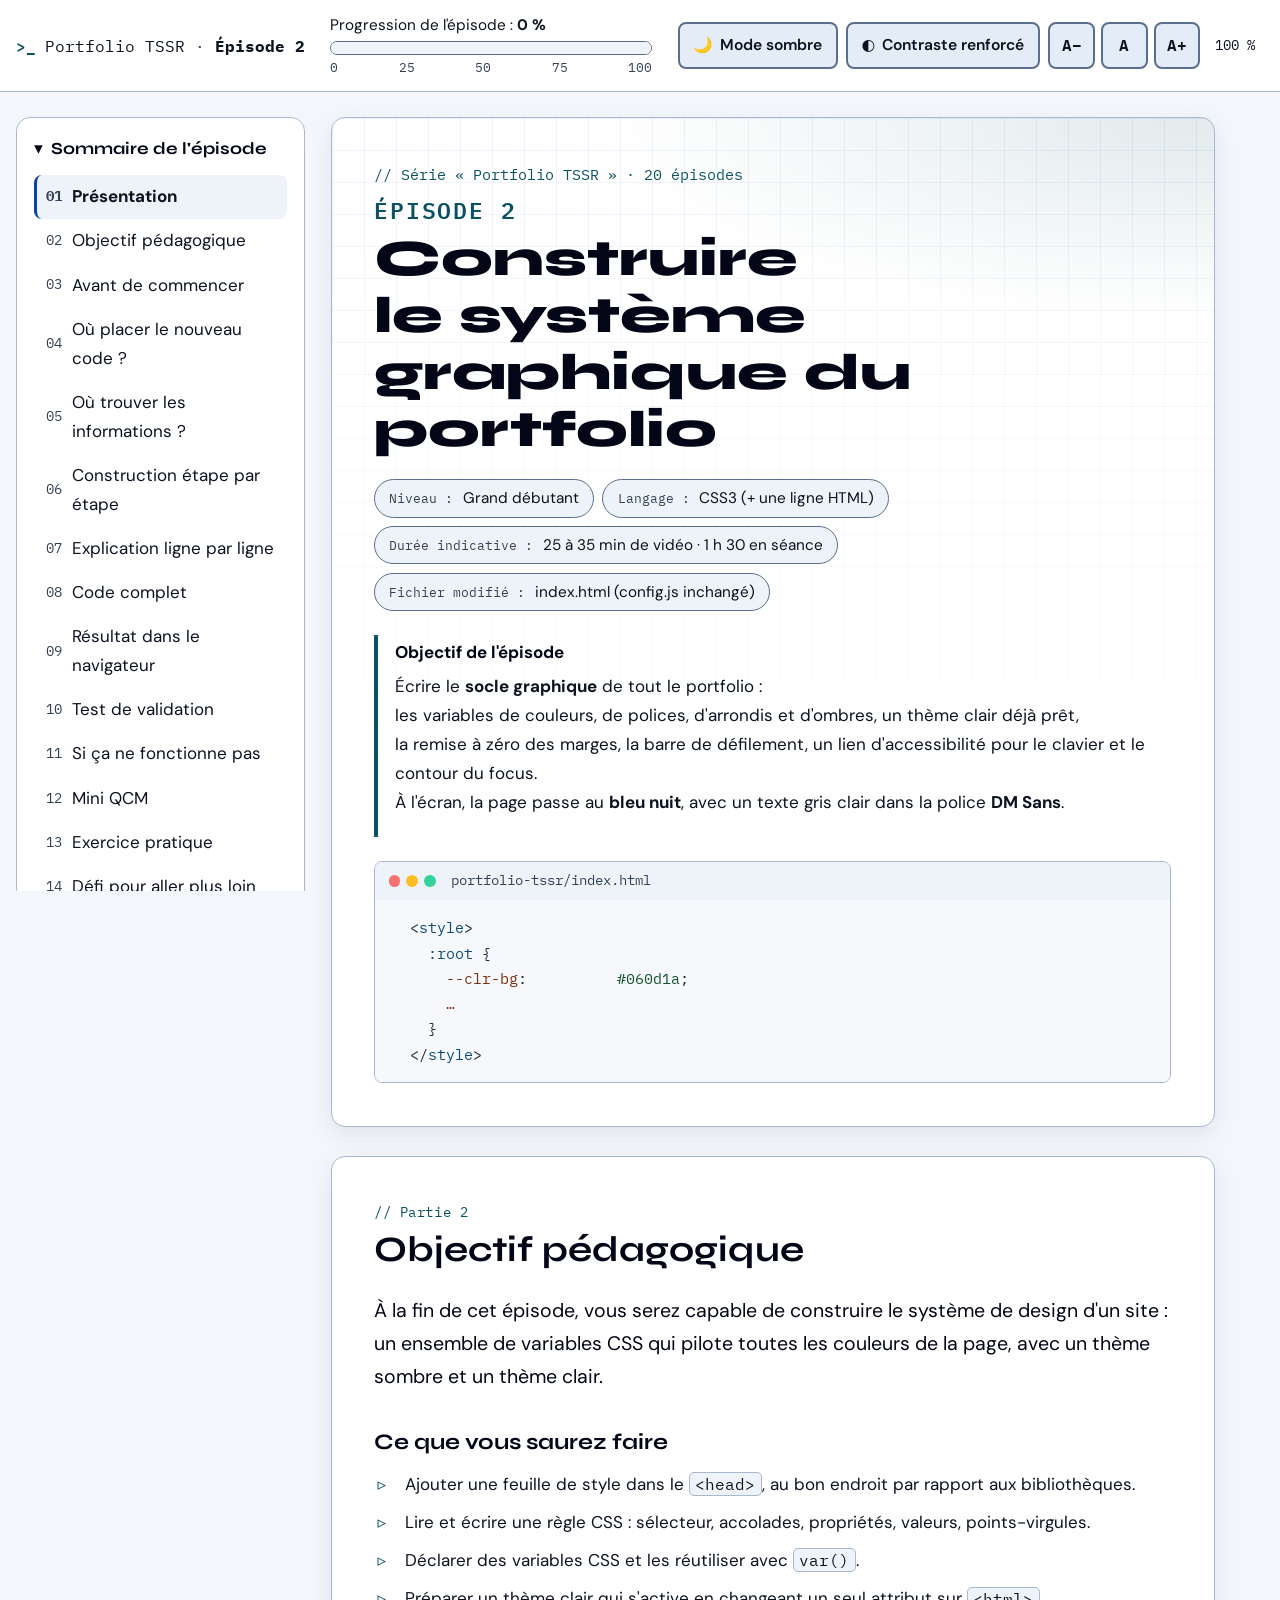
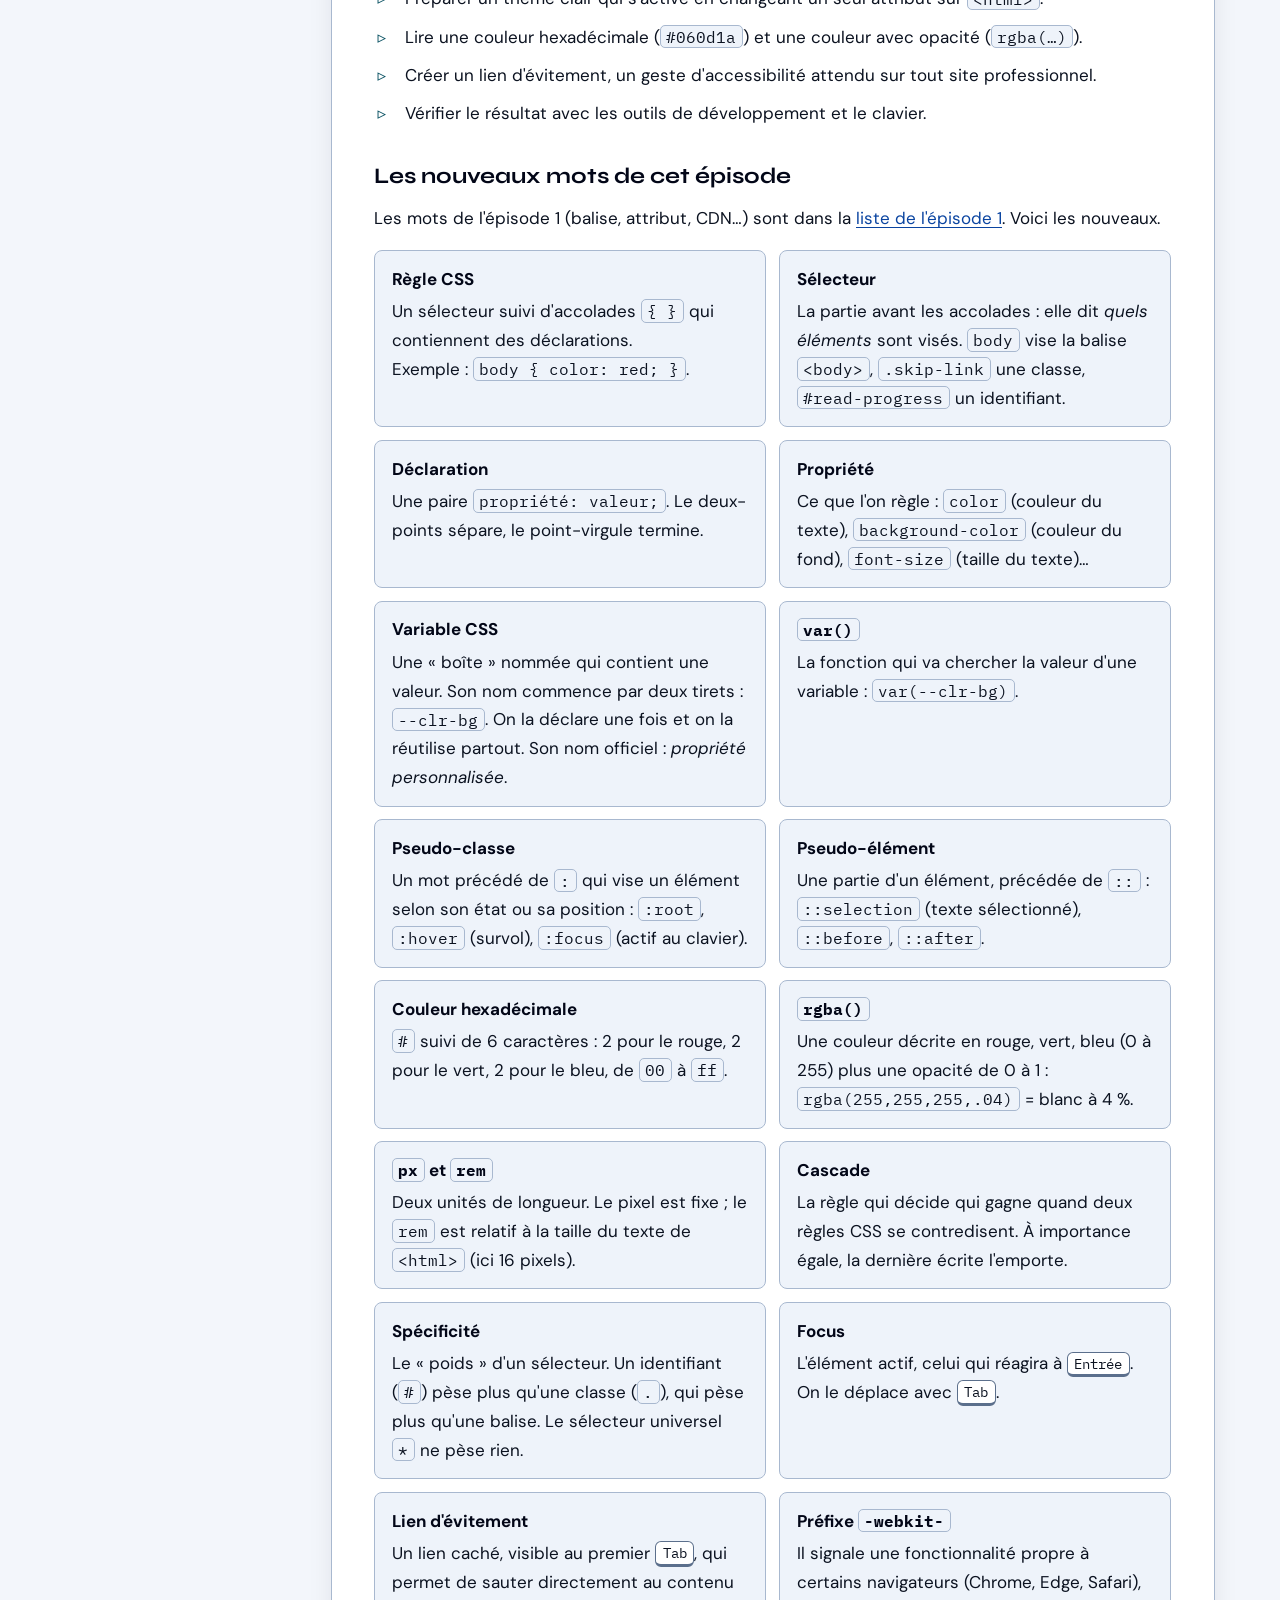
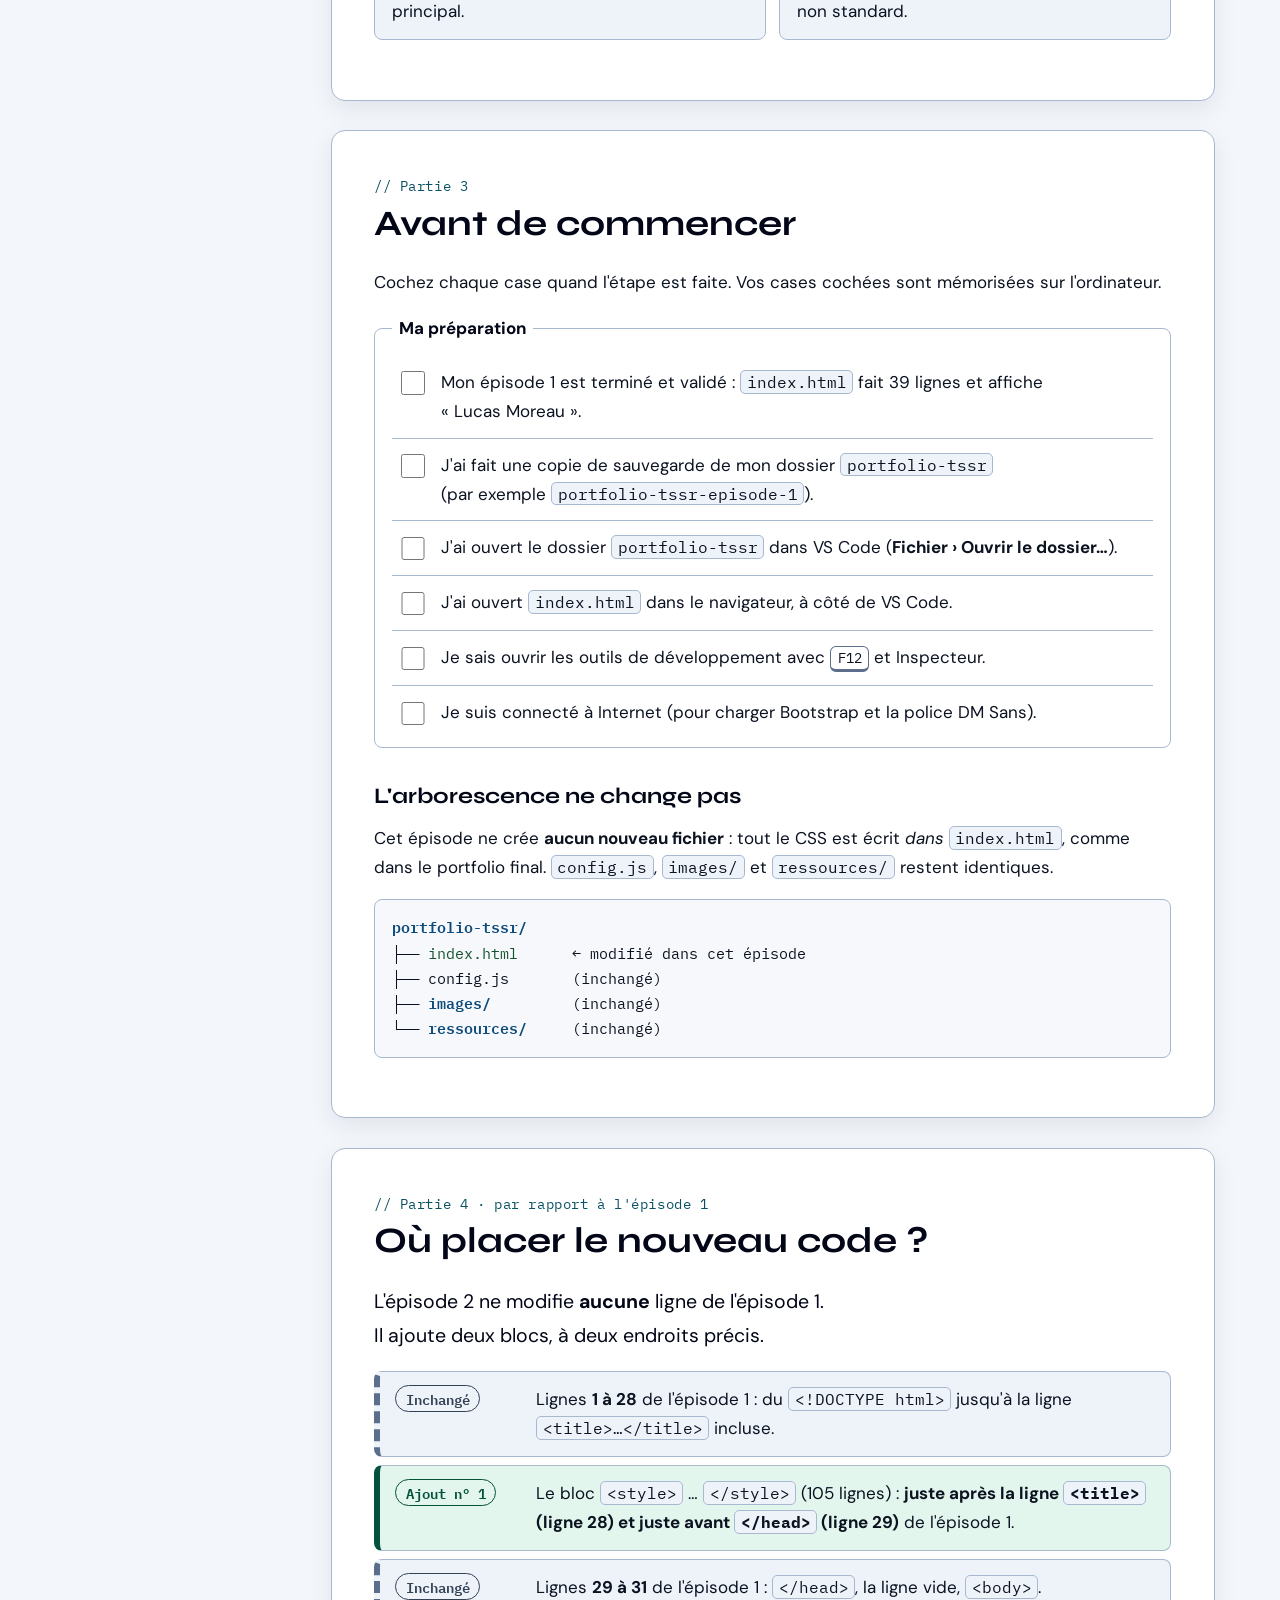
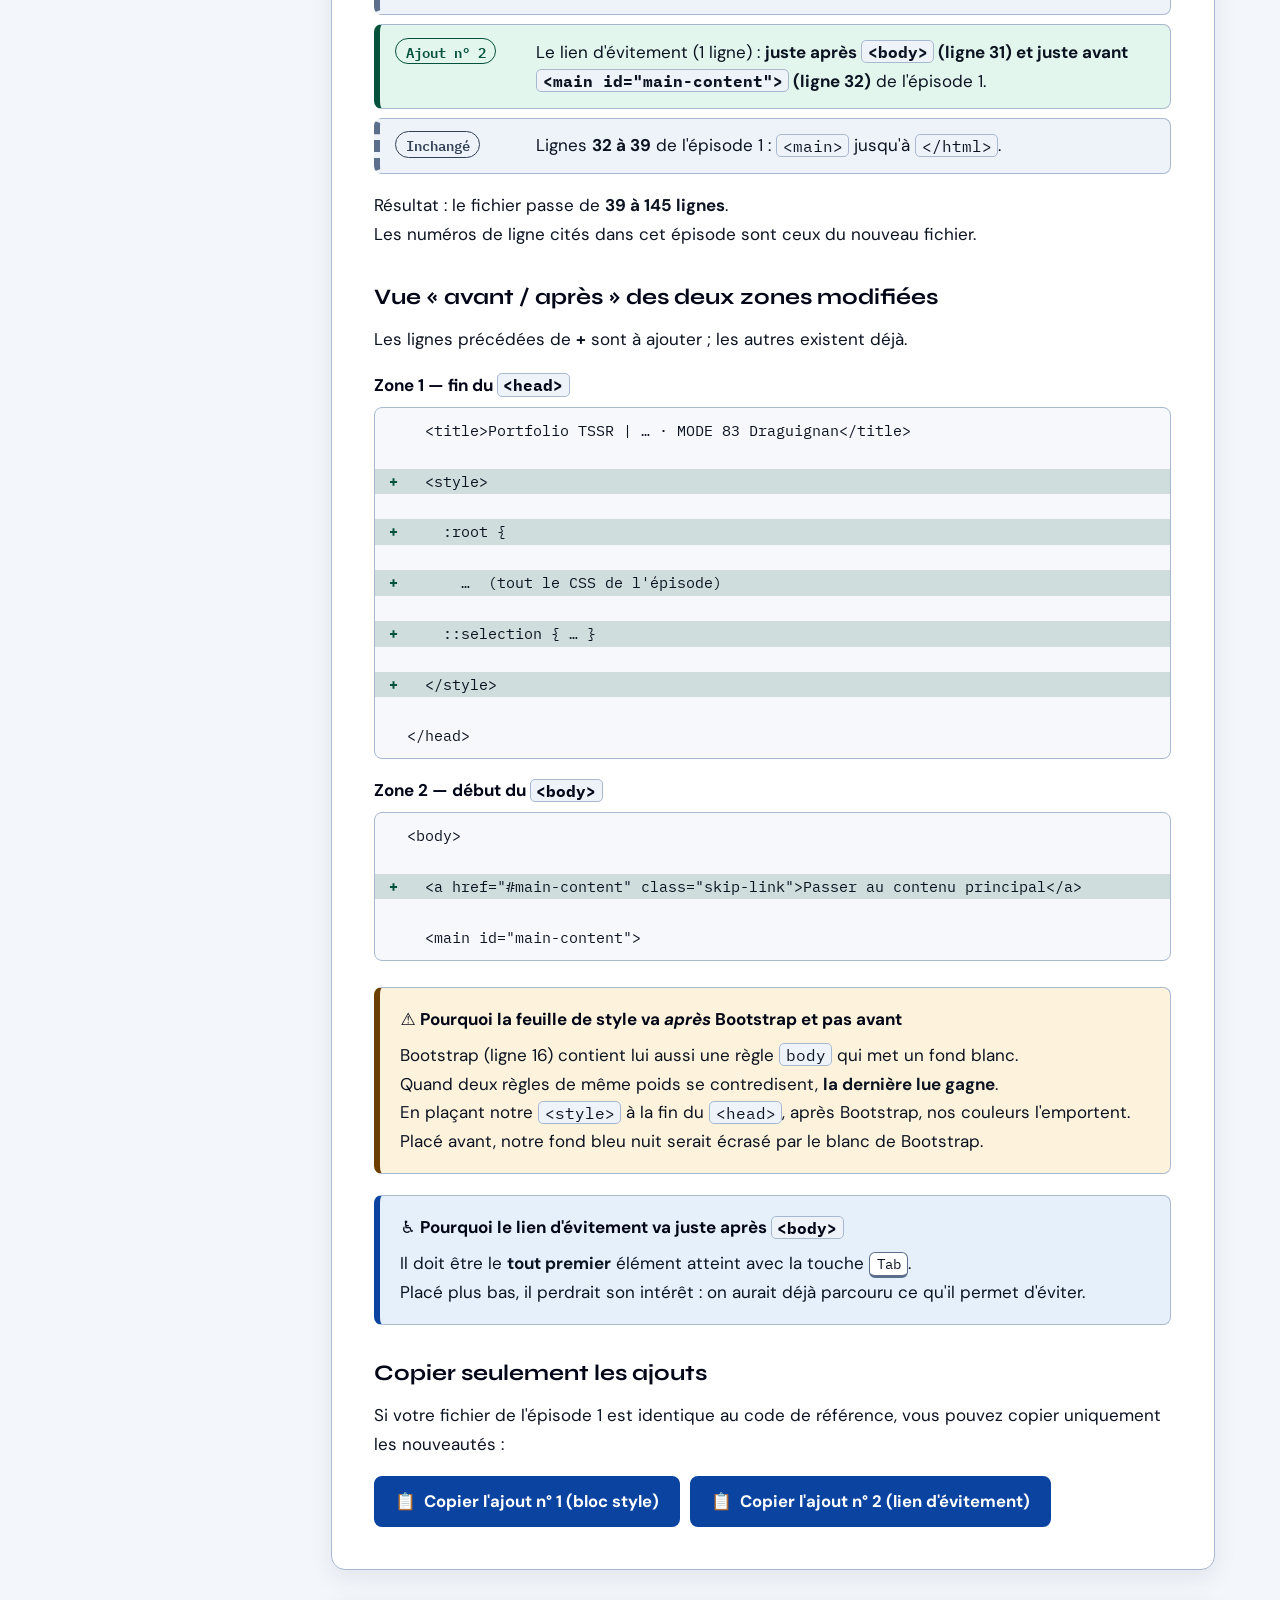
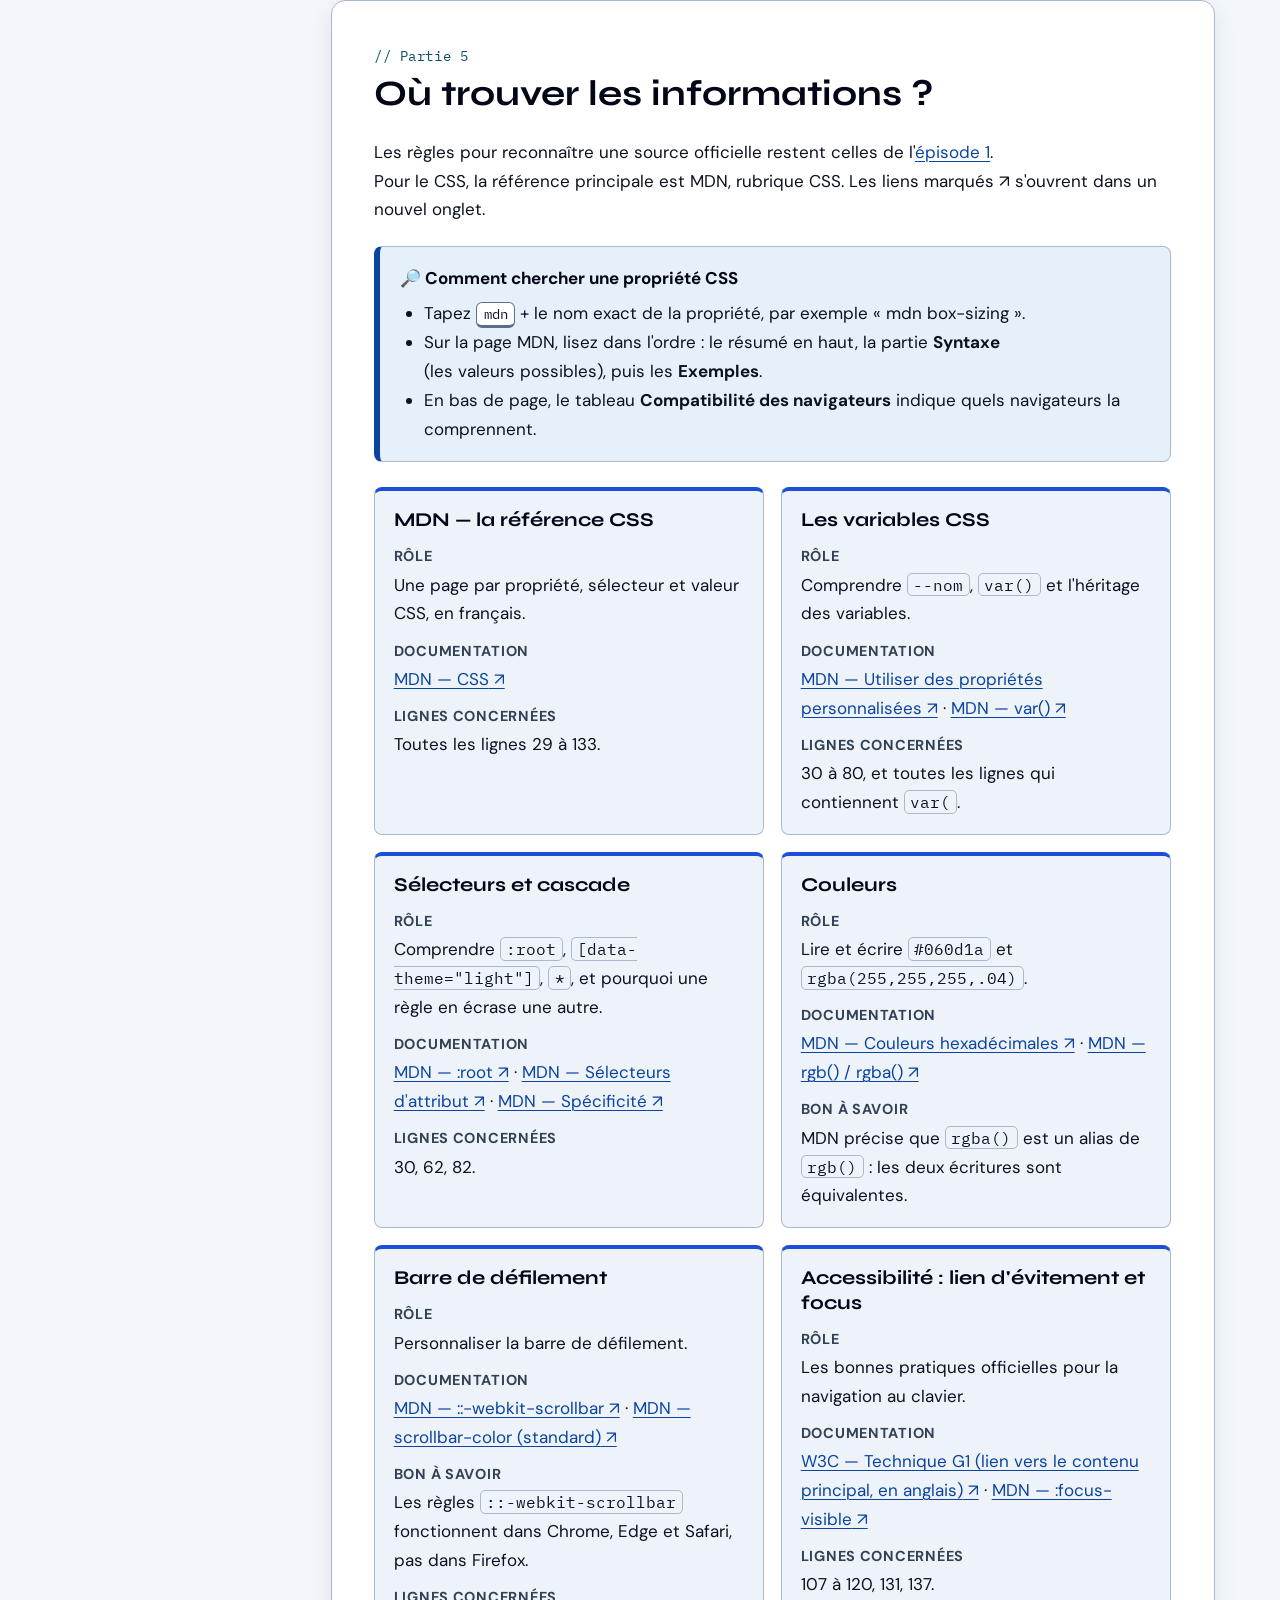
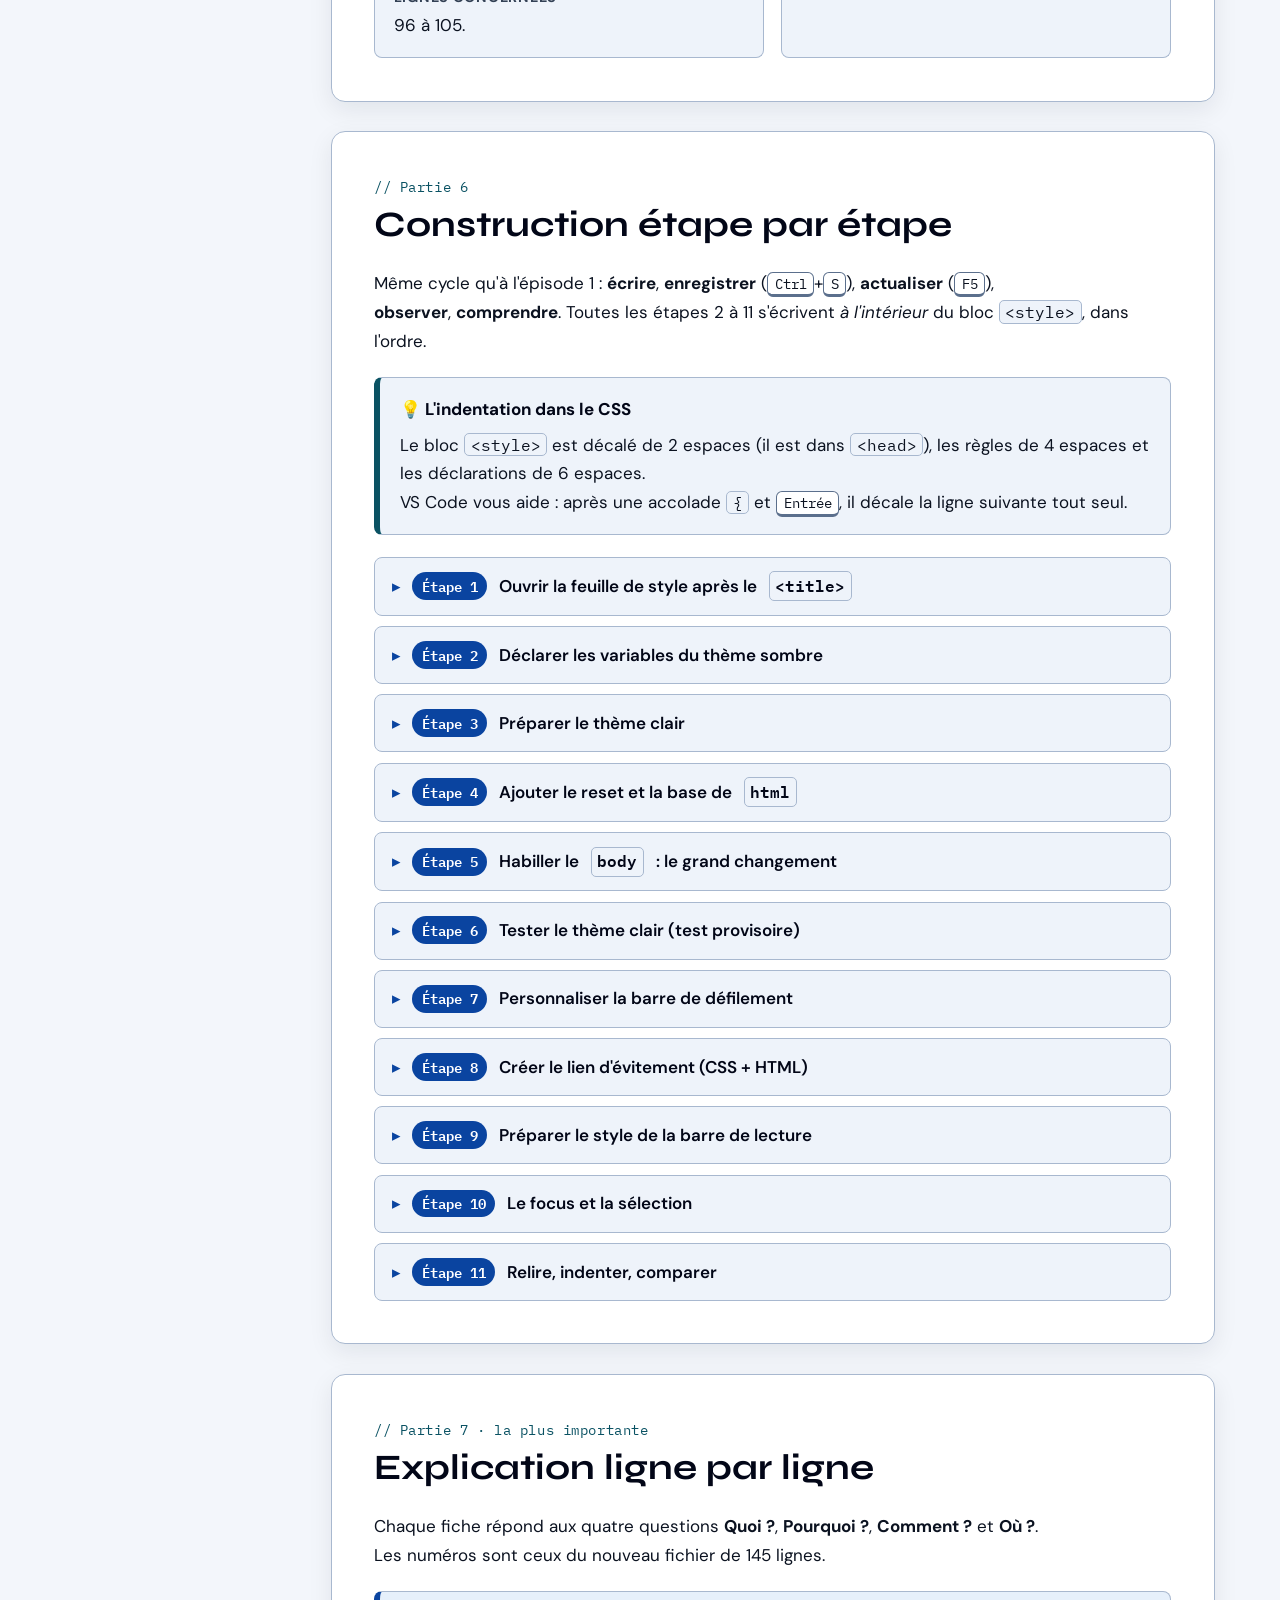
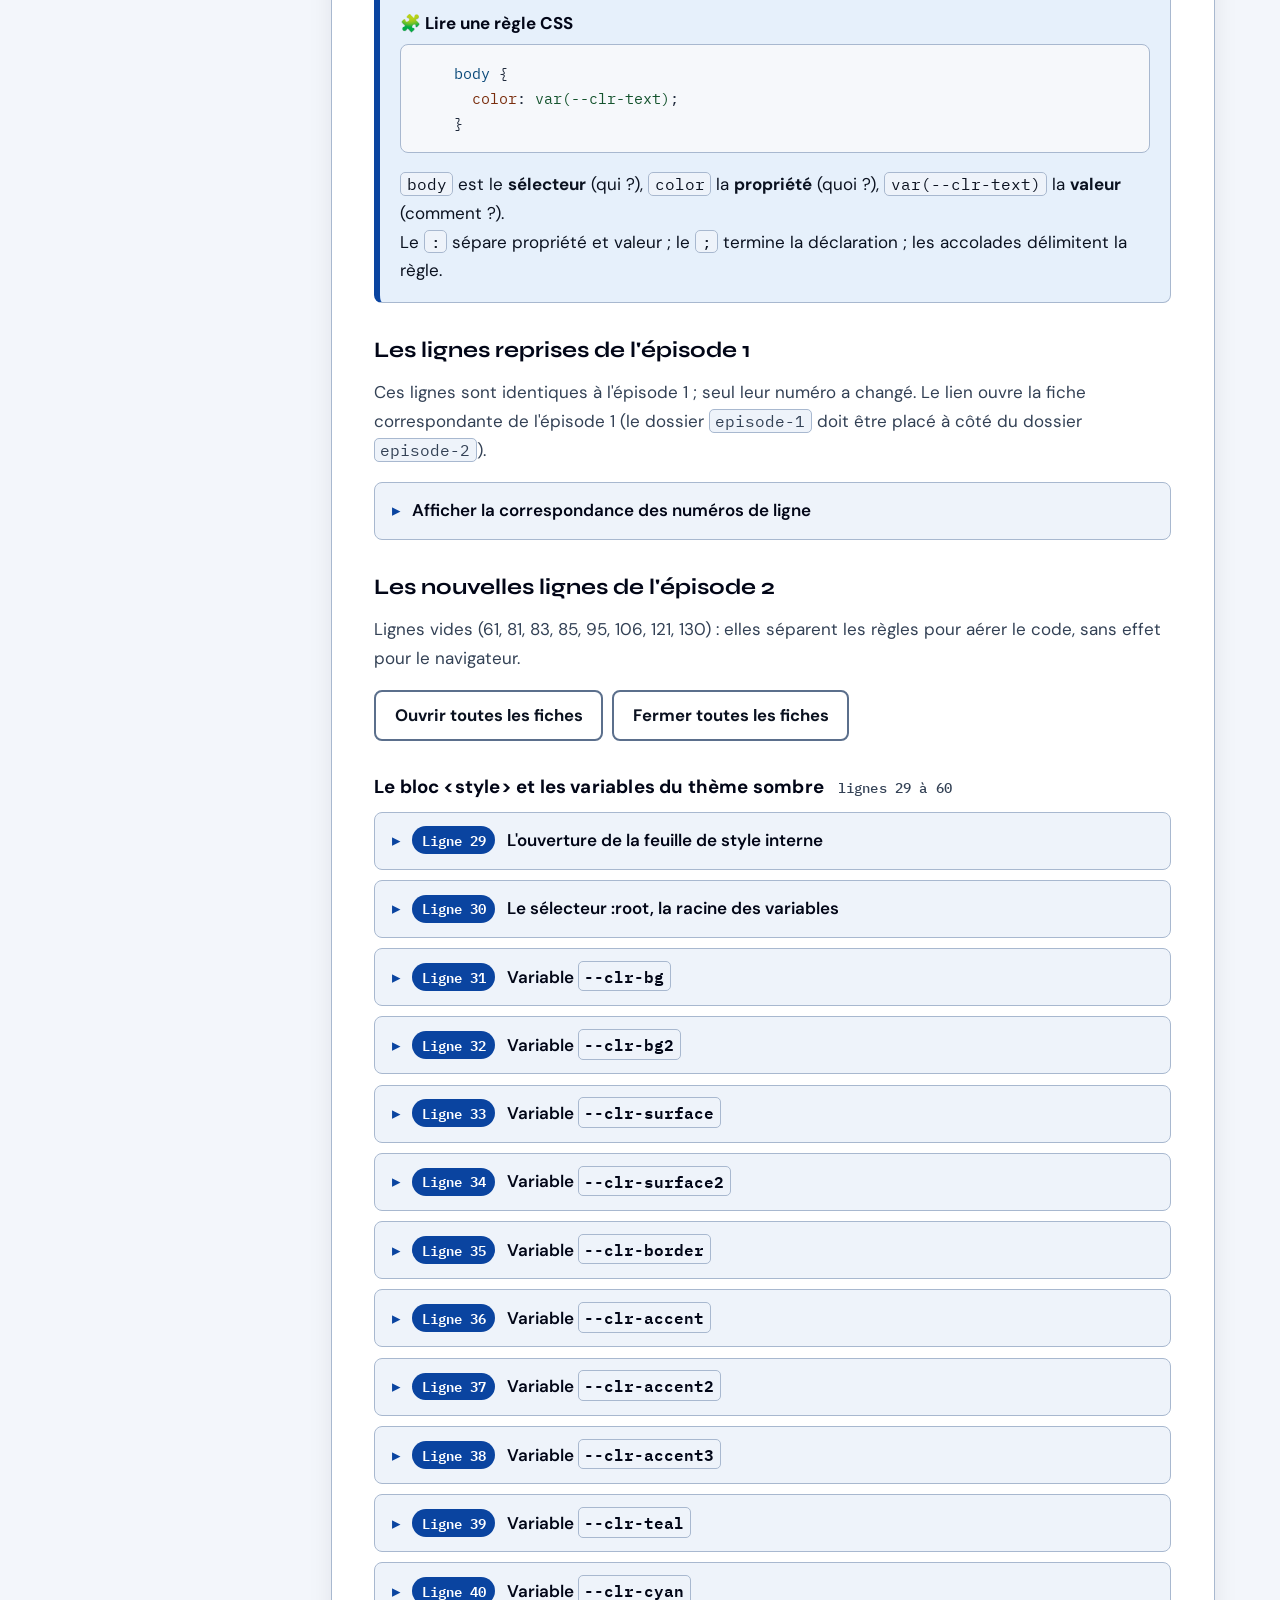
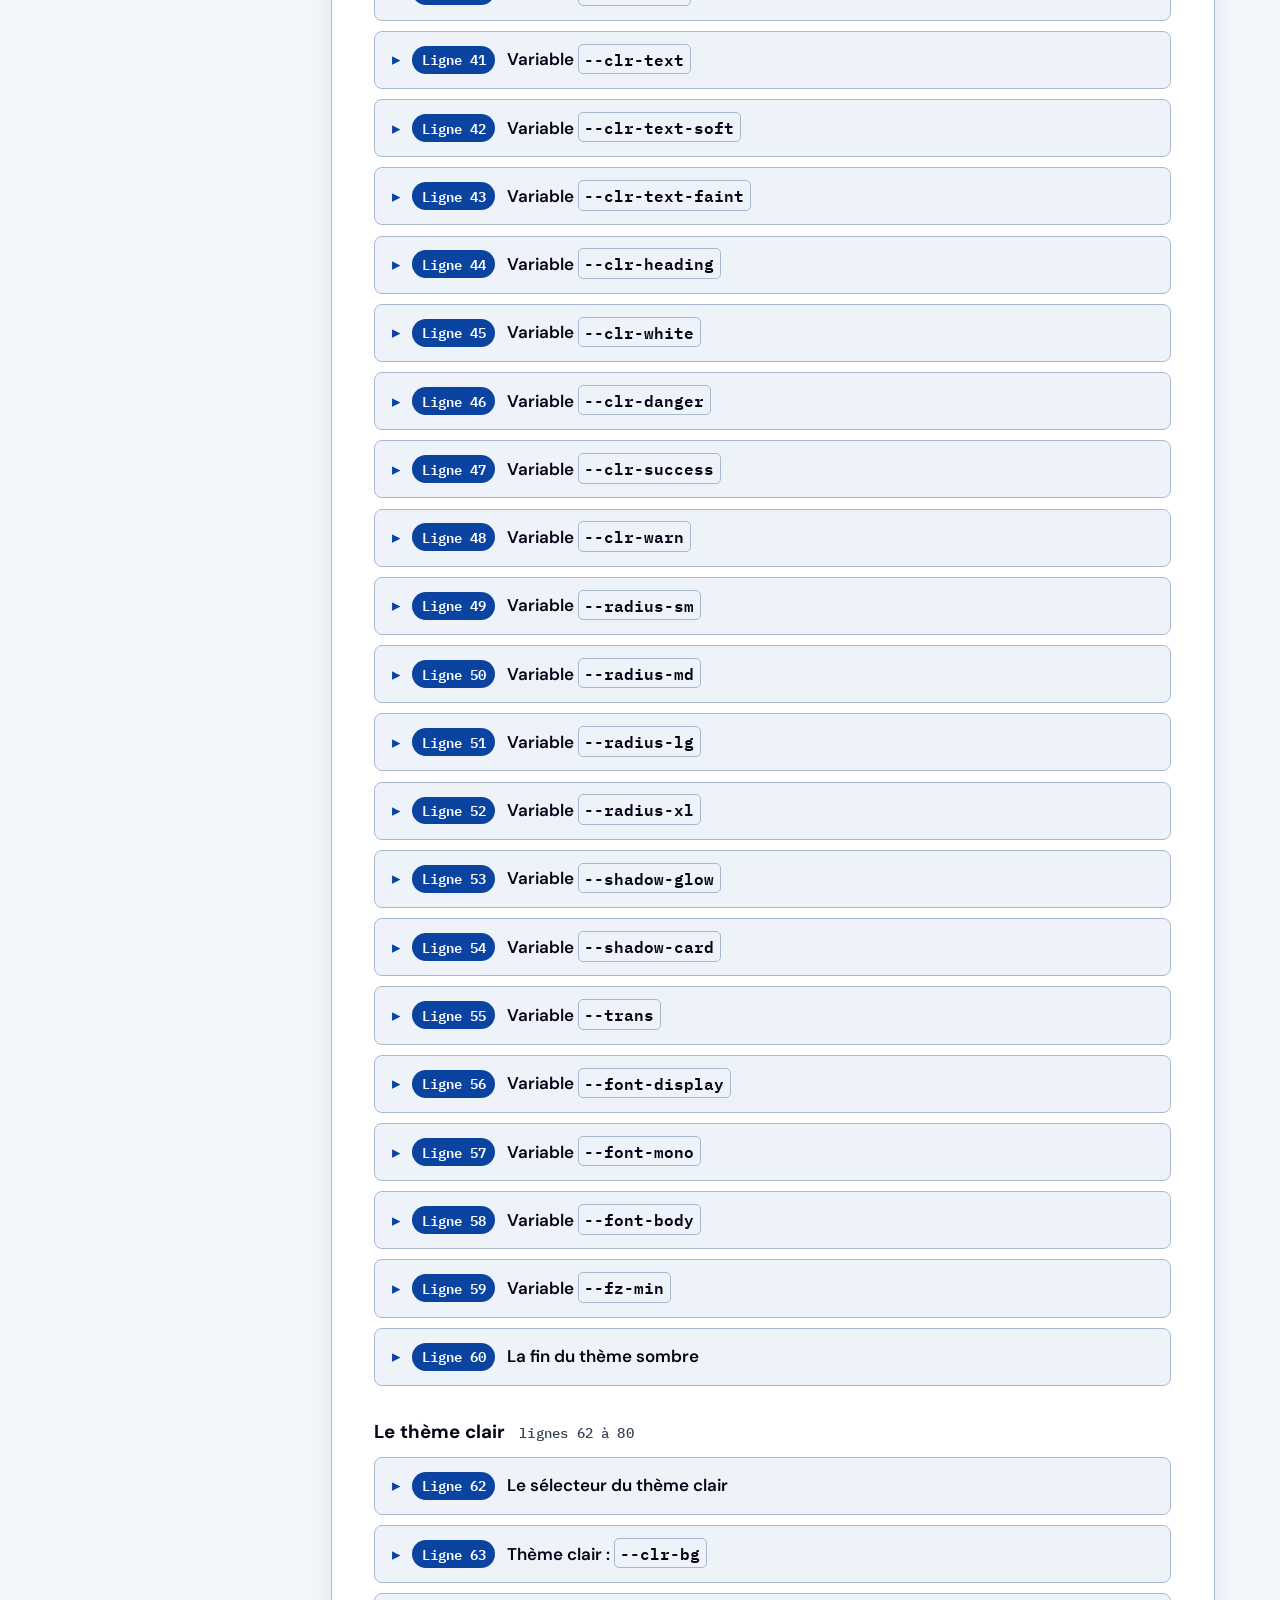
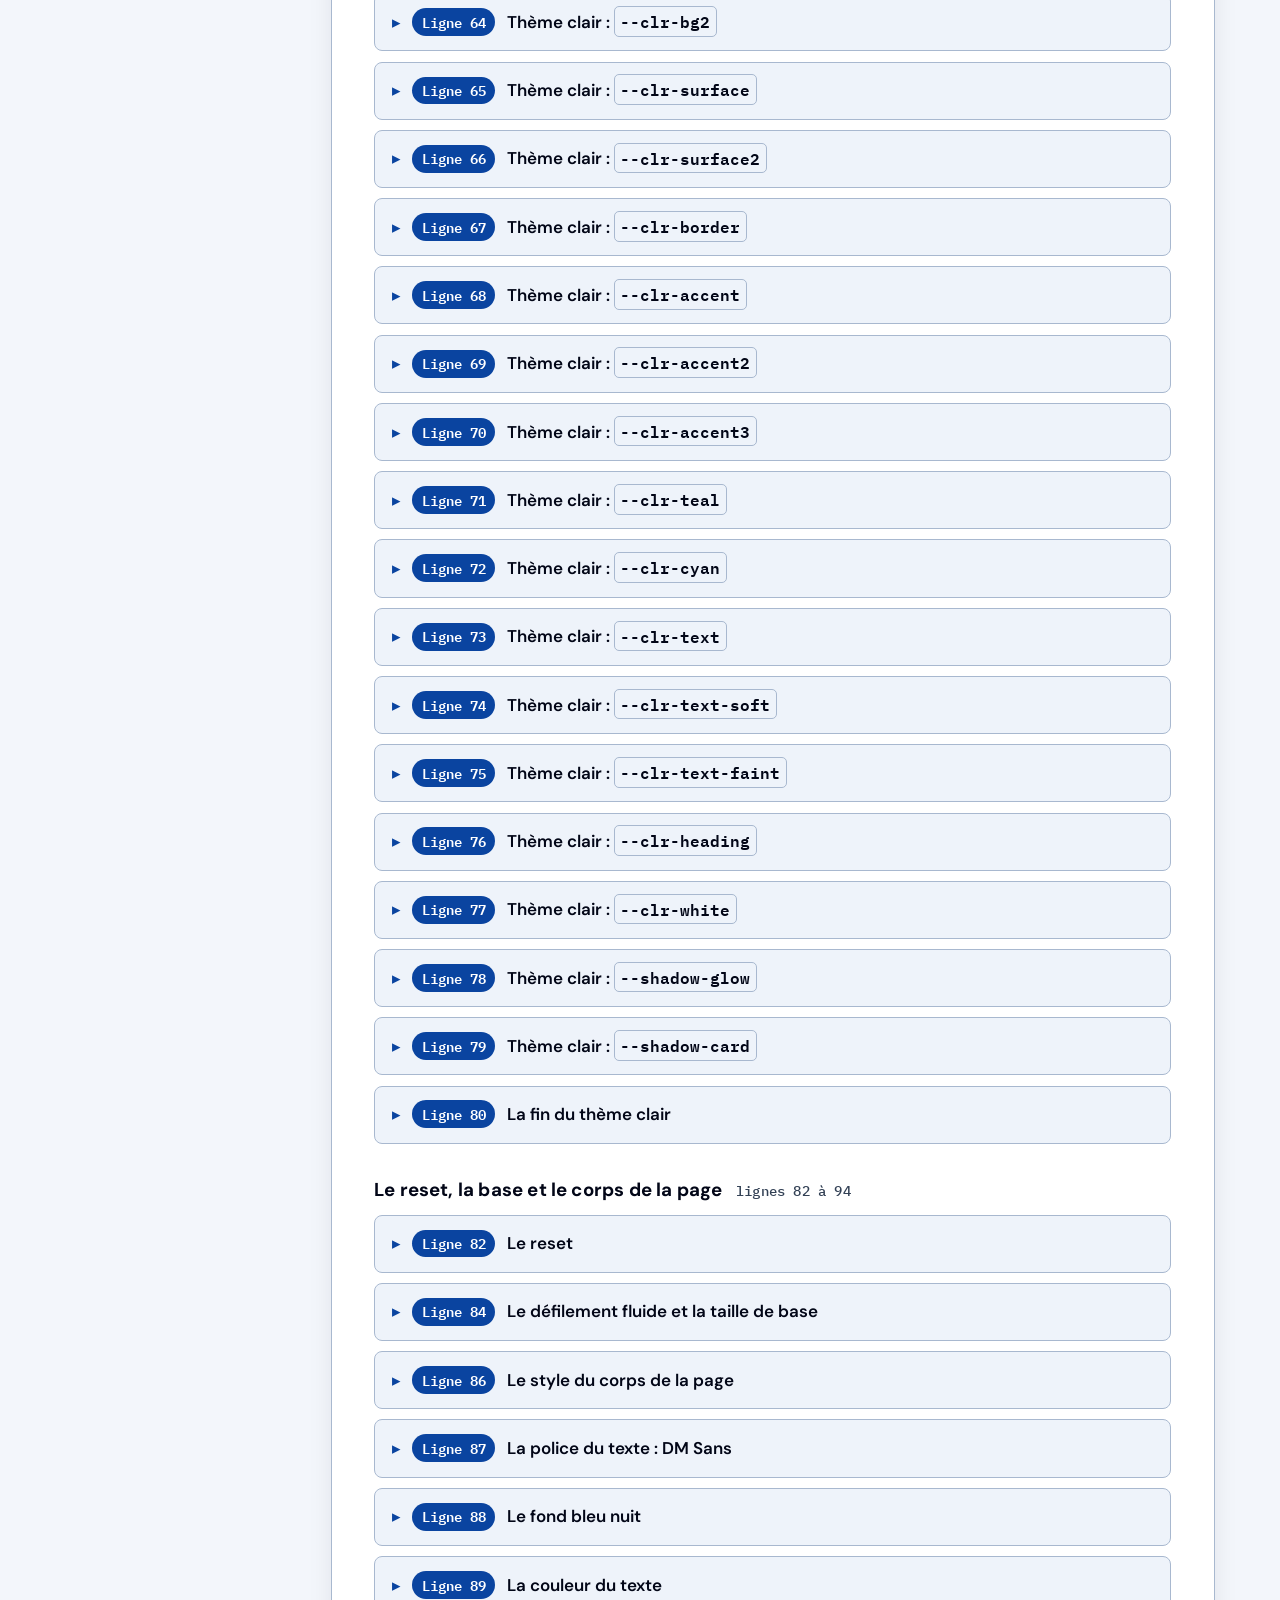
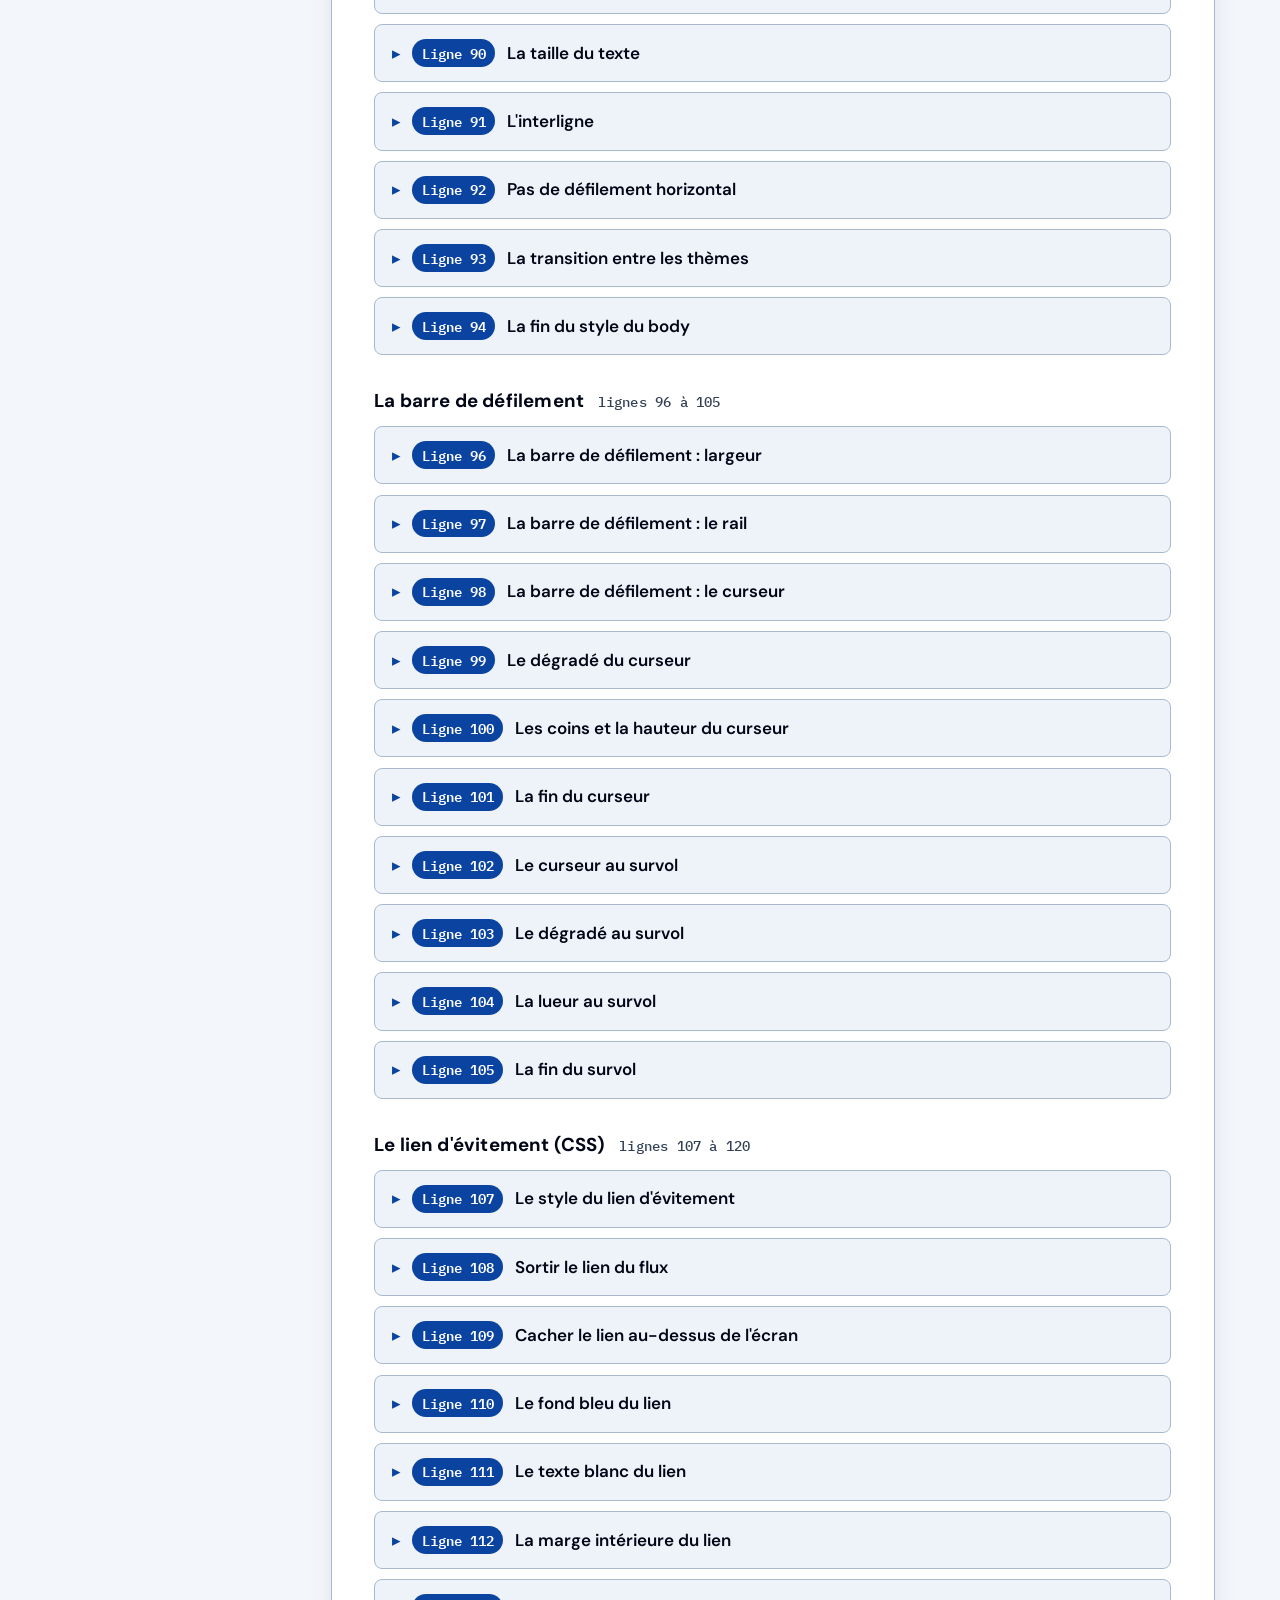
<file: index.html>
<!DOCTYPE html>
<html lang="fr" data-theme="dark" data-contrast="normal" dir="ltr">
<head>
  <meta charset="UTF-8" />
  <meta name="viewport" content="width=device-width, initial-scale=1.0" />
  <meta name="description" content="Épisode 2 de la série Portfolio TSSR : construire le système graphique du portfolio en CSS (variables, thème clair, reset, lien d'évitement), expliqué ligne par ligne pour les grands débutants." />
  <meta name="author" content="Jean-Claude Lugo — Centre de Formation MODE 83" />
  <meta name="theme-color" content="#060d1a" />

  <link rel="preconnect" href="https://fonts.googleapis.com" />
  <link rel="preconnect" href="https://fonts.gstatic.com" crossorigin />
  <link href="https://fonts.googleapis.com/css2?family=Syne:wght@600;700;800&family=IBM+Plex+Mono:wght@400;500;600&family=DM+Sans:ital,wght@0,400;0,500;0,700;1,400&display=swap" rel="stylesheet" />

  <link rel="stylesheet" href="css/style.css" />
  <link rel="icon" type="image/png" sizes="32x32" href="images/favicon-32x32.png" />
  <link rel="icon" type="image/png" sizes="192x192" href="images/favicon-192x192.png" />

  <script src="js/script.js" defer></script>

  <title>Épisode 2 — Le système graphique du portfolio TSSR · Support pédagogique</title>
</head>
<body>

  <a class="skip-link" href="#contenu">Passer au contenu principal</a>

  <!-- Barre d'outils : réglages d'affichage + progression -->
  <header class="toolbar" id="haut">
    <div class="toolbar-inner">
      <p class="toolbar-brand">
        <span class="brand-prompt" aria-hidden="true">&gt;_</span>
        <span>Portfolio TSSR <span class="brand-sep" aria-hidden="true">·</span> <strong>Épisode 2</strong></span>
      </p>

      <div class="toolbar-progress">
        <label for="progression" class="progress-label">Progression de l'épisode : <strong id="progression-texte">0 %</strong></label>
        <progress id="progression" max="100" value="0">0 %</progress>
        <ol class="progress-steps" aria-hidden="true">
          <li>0</li><li>25</li><li>50</li><li>75</li><li>100</li>
        </ol>
      </div>

      <div class="toolbar-actions" role="group" aria-label="Réglages d'affichage">
        <button type="button" class="tool-btn" id="btn-theme">
          <span class="tool-icon" aria-hidden="true">☀️</span>
          <span class="tool-text">Mode clair</span>
        </button>
        <button type="button" class="tool-btn" id="btn-contraste" aria-pressed="false">
          <span class="tool-icon" aria-hidden="true">◐</span>
          <span class="tool-text">Contraste renforcé</span>
        </button>
        <div class="font-tools" role="group" aria-label="Taille du texte">
          <button type="button" class="tool-btn tool-square" id="btn-texte-moins" aria-label="Réduire le texte">A−</button>
          <button type="button" class="tool-btn tool-square" id="btn-texte-normal" aria-label="Taille de texte normale">A</button>
          <button type="button" class="tool-btn tool-square" id="btn-texte-plus" aria-label="Agrandir le texte">A+</button>
          <output id="taille-texte" class="font-size-value" aria-live="polite">100 %</output>
        </div>
      </div>
    </div>
  </header>

  <div class="layout">

    <!-- Sommaire : navigation entre les sections -->
    <nav class="sommaire" aria-labelledby="sommaire-titre">
      <details class="sommaire-details" id="sommaire-details" open>
        <summary class="sommaire-summary"><span id="sommaire-titre">Sommaire de l'épisode</span></summary>
        <ol class="sommaire-liste">
          <li><a href="#accueil">Présentation</a></li>
          <li><a href="#objectifs">Objectif pédagogique</a></li>
          <li><a href="#prerequis">Avant de commencer</a></li>
          <li><a href="#placement">Où placer le nouveau code ?</a></li>
          <li><a href="#ressources">Où trouver les informations ?</a></li>
          <li><a href="#etapes">Construction étape par étape</a></li>
          <li><a href="#lignes">Explication ligne par ligne</a></li>
          <li><a href="#code">Code complet</a></li>
          <li><a href="#resultat">Résultat dans le navigateur</a></li>
          <li><a href="#tests">Test de validation</a></li>
          <li><a href="#erreurs">Si ça ne fonctionne pas</a></li>
          <li><a href="#qcm">Mini QCM</a></li>
          <li><a href="#exercice">Exercice pratique</a></li>
          <li><a href="#defi">Défi pour aller plus loin</a></li>
          <li><a href="#episode-3">Dans l'épisode 3</a></li>
        </ol>
        <p class="sommaire-note">La progression part de 0 % à chaque ouverture. Elle compte les 15 sections consultées, le test de validation réussi et le QCM terminé.</p>
        <p class="sommaire-note"><a href="https://lugo795.github.io/episode-1-construction/" target="_blank" rel="noopener noreferrer">← Revoir l'épisode 1</a></p>
        <button type="button" class="btn btn-ghost btn-small" id="btn-reset">Réinitialiser mes coches et réglages</button>
      </details>
    </nav>

    <main id="contenu" tabindex="-1">

      <!-- ============ 1. EN-TÊTE DE L'ÉPISODE ============ -->
      <section class="hero card-section" id="accueil" aria-labelledby="titre-episode" data-progress>
        <p class="hero-kicker"><span aria-hidden="true">//</span> Série « Portfolio TSSR » · 20 épisodes</p>
        <h1 id="titre-episode">
          <span class="hero-episode">Épisode 2</span>
          Construire <br> le système <br> graphique du portfolio
        </h1>
        <ul class="hero-badges" aria-label="Informations sur l'épisode">
          <li class="badge"><span class="badge-label">Niveau</span> Grand débutant</li>
          <li class="badge"><span class="badge-label">Langage</span> CSS3 (+ une ligne HTML)</li>
          <li class="badge"><span class="badge-label">Durée indicative</span> 25 à 35 min de vidéo · 1 h 30 en séance</li>
          <li class="badge"><span class="badge-label">Fichier modifié</span> index.html (config.js inchangé)</li>
        </ul>
        <div class="hero-objective">
          <p class="hero-objective-title">Objectif de l'épisode</p>
          <p>Écrire le <strong>socle graphique</strong> de tout le portfolio : <br> les variables de couleurs, de polices, d'arrondis et d'ombres, un thème clair déjà prêt, <br> la remise à zéro des marges, la barre de défilement, un lien d'accessibilité pour le clavier et le contour du focus. <br> À l'écran, la page passe au <strong>bleu nuit</strong>, avec un texte gris clair dans la police <strong>DM Sans</strong>.</p>
        </div>
        <div class="terminal" aria-label="Aperçu de ce que vous allez écrire">
          <p class="terminal-bar" aria-hidden="true"><span></span><span></span><span></span> portfolio-tssr/index.html</p>
          <pre class="terminal-body"><code data-hl-mixed>  &lt;style&gt;
    :root {
      --clr-bg:          #060d1a;
      …
    }
  &lt;/style&gt;</code></pre>
        </div>
      </section>

      <!-- ============ 2. OBJECTIF PÉDAGOGIQUE ============ -->
      <section class="card-section" id="objectifs" aria-labelledby="titre-objectifs" data-progress>
        <p class="section-kicker">Partie 2</p>
        <h2 id="titre-objectifs">Objectif pédagogique</h2>
        <p class="lead">À la fin de cet épisode, vous serez capable de construire le système de design d'un site : un ensemble de variables CSS qui pilote toutes les couleurs de la page, avec un thème sombre et un thème clair.</p>

        <h3>Ce que vous saurez faire</h3>
        <ul class="check-list">
          <li>Ajouter une feuille de style dans le <code>&lt;head&gt;</code>, au bon endroit par rapport aux bibliothèques.</li>
          <li>Lire et écrire une règle CSS : sélecteur, accolades, propriétés, valeurs, points-virgules.</li>
          <li>Déclarer des variables CSS et les réutiliser avec <code>var()</code>.</li>
          <li>Préparer un thème clair qui s'active en changeant un seul attribut sur <code>&lt;html&gt;</code>.</li>
          <li>Lire une couleur hexadécimale (<code>#060d1a</code>) et une couleur avec opacité (<code>rgba(…)</code>).</li>
          <li>Créer un lien d'évitement, un geste d'accessibilité attendu sur tout site professionnel.</li>
          <li>Vérifier le résultat avec les outils de développement et le clavier.</li>
        </ul>

        <h3>Les nouveaux mots de cet épisode</h3>
        <p>Les mots de l'épisode 1 (balise, attribut, CDN…) sont dans la <a href="https://lugo795.github.io/episode-1-construction/" target="_blank" rel="noopener noreferrer">liste de l'épisode 1</a>. Voici les nouveaux.</p>
        <dl class="glossaire">
          <div><dt><dfn>Règle CSS</dfn></dt><dd>Un sélecteur suivi d'accolades <code>{ }</code> qui contiennent des déclarations. <br> Exemple : <code>body { color: red; }</code>.</dd></div>
          <div><dt><dfn>Sélecteur</dfn></dt><dd>La partie avant les accolades : elle dit <em>quels éléments</em> sont visés. <code>body</code> vise la balise <code>&lt;body&gt;</code>, <code>.skip-link</code> une classe, <code>#read-progress</code> un identifiant.</dd></div>
          <div><dt><dfn>Déclaration</dfn></dt><dd>Une paire <code>propriété: valeur;</code>. Le deux-points sépare, le point-virgule termine.</dd></div>
          <div><dt><dfn>Propriété</dfn></dt><dd>Ce que l'on règle : <code>color</code> (couleur du texte), <code>background-color</code> (couleur du fond), <code>font-size</code> (taille du texte)…</dd></div>
          <div><dt><dfn>Variable CSS</dfn></dt><dd>Une « boîte » nommée qui contient une valeur. Son nom commence par deux tirets : <code>--clr-bg</code>. On la déclare une fois et on la réutilise partout. Son nom officiel : <em>propriété personnalisée</em>.</dd></div>
          <div><dt><dfn><code>var()</code></dfn></dt><dd>La fonction qui va chercher la valeur d'une variable : <code>var(--clr-bg)</code>.</dd></div>
          <div><dt><dfn>Pseudo-classe</dfn></dt><dd>Un mot précédé de <code>:</code> qui vise un élément selon son état ou sa position : <code>:root</code>, <code>:hover</code> (survol), <code>:focus</code> (actif au clavier).</dd></div>
          <div><dt><dfn>Pseudo-élément</dfn></dt><dd>Une partie d'un élément, précédée de <code>::</code> : <code>::selection</code> (texte sélectionné), <code>::before</code>, <code>::after</code>.</dd></div>
          <div><dt><dfn>Couleur hexadécimale</dfn></dt><dd><code>#</code> suivi de 6 caractères : 2 pour le rouge, 2 pour le vert, 2 pour le bleu, de <code>00</code> à <code>ff</code>.</dd></div>
          <div><dt><dfn><code>rgba()</code></dfn></dt><dd>Une couleur décrite en rouge, vert, bleu (0 à 255) plus une opacité de 0 à 1 : <code>rgba(255,255,255,.04)</code> = blanc à 4 %.</dd></div>
          <div><dt><dfn><code>px</code> et <code>rem</code></dfn></dt><dd>Deux unités de longueur. Le pixel est fixe ; le <code>rem</code> est relatif à la taille du texte de <code>&lt;html&gt;</code> (ici 16 pixels).</dd></div>
          <div><dt><dfn>Cascade</dfn></dt><dd>La règle qui décide qui gagne quand deux règles CSS se contredisent. À importance égale, la dernière écrite l'emporte.</dd></div>
          <div><dt><dfn>Spécificité</dfn></dt><dd>Le « poids » d'un sélecteur. Un identifiant (<code>#</code>) pèse plus qu'une classe (<code>.</code>), qui pèse plus qu'une balise. Le sélecteur universel <code>*</code> ne pèse rien.</dd></div>
          <div><dt><dfn>Focus</dfn></dt><dd>L'élément actif, celui qui réagira à <kbd>Entrée</kbd>. On le déplace avec <kbd>Tab</kbd>.</dd></div>
          <div><dt><dfn>Lien d'évitement</dfn></dt><dd>Un lien caché, visible au premier <kbd>Tab</kbd>, qui permet de sauter directement au contenu principal.</dd></div>
          <div><dt><dfn>Préfixe <code>-webkit-</code></dfn></dt><dd>Il signale une fonctionnalité propre à certains navigateurs (Chrome, Edge, Safari), non standard.</dd></div>
        </dl>
      </section>

      <!-- ============ 3. AVANT DE COMMENCER ============ -->
      <section class="card-section" id="prerequis" aria-labelledby="titre-prerequis" data-progress>
        <p class="section-kicker">Partie 3</p>
        <h2 id="titre-prerequis">Avant de commencer</h2>
        <p>Cochez chaque case quand l'étape est faite. Vos cases cochées sont mémorisées sur l'ordinateur.</p>

        <fieldset class="checklist" data-checklist="prerequis">
          <legend>Ma préparation</legend>
          <ul>
            <li><label><input type="checkbox" /> <span>Mon épisode 1 est terminé et validé : <code>index.html</code> fait 39 lignes et affiche <br> « Lucas Moreau ».</span></label></li>
            <li><label><input type="checkbox" /> <span>J'ai fait une copie de sauvegarde de mon dossier <code>portfolio-tssr</code> <br> (par exemple <code>portfolio-tssr-episode-1</code>).</span></label></li>
            <li><label><input type="checkbox" /> <span>J'ai ouvert le dossier <code>portfolio-tssr</code> dans VS Code (<strong>Fichier › Ouvrir le dossier…</strong>).</span></label></li>
            <li><label><input type="checkbox" /> <span>J'ai ouvert <code>index.html</code> dans le navigateur, à côté de VS Code.</span></label></li>
            <li><label><input type="checkbox" /> <span>Je sais ouvrir les outils de développement avec <kbd>F12</kbd> et Inspecteur.</span></label></li>
            <li><label><input type="checkbox" /> <span>Je suis connecté à Internet (pour charger Bootstrap et la police DM Sans).</span></label></li>
          </ul>
        </fieldset>

        <h3>L'arborescence ne change pas</h3>
        <p>Cet épisode ne crée <strong>aucun nouveau fichier</strong> : tout le CSS est écrit <em>dans</em> <code>index.html</code>, comme dans le portfolio final. <code>config.js</code>, <code>images/</code> et <code>ressources/</code> restent identiques.</p>
        <div class="tree-wrap">
          <pre class="tree" aria-label="Arborescence du projet portfolio-tssr"><code><span class="tree-dir">portfolio-tssr/</span>
├── <span class="tree-file">index.html</span>      ← modifié dans cet épisode
├── config.js       (inchangé)
├── <span class="tree-dir">images/</span>         (inchangé)
└── <span class="tree-dir">ressources/</span>     (inchangé)</code></pre>
        </div>
      </section>

      <!-- ============ 4. OÙ PLACER LE NOUVEAU CODE ============ -->
      <section class="card-section" id="placement" aria-labelledby="titre-placement" data-progress>
        <p class="section-kicker">Partie 4 · par rapport à l'épisode 1</p>
        <h2 id="titre-placement">Où placer le nouveau code ?</h2>
        <p class="lead">L'épisode 2 ne modifie <strong>aucune</strong> ligne de l'épisode 1. <br> Il ajoute deux blocs, à deux endroits précis.</p>

        <ol class="placement-map">
          <li class="pm-keep"><span class="pm-tag">Inchangé</span> <span>Lignes <strong>1 à 28</strong> de l'épisode 1 : du <code>&lt;!DOCTYPE html&gt;</code> jusqu'à la ligne <code>&lt;title&gt;…&lt;/title&gt;</code> incluse.</span></li>
          <li class="pm-add"><span class="pm-tag">Ajout n° 1</span> <span>Le bloc <code>&lt;style&gt;</code> … <code>&lt;/style&gt;</code> (105 lignes) : <strong>juste après la ligne <code>&lt;title&gt;</code> (ligne 28) et juste avant <code>&lt;/head&gt;</code> (ligne 29)</strong> de l'épisode 1.</span></li>
          <li class="pm-keep"><span class="pm-tag">Inchangé</span> <span>Lignes <strong>29 à 31</strong> de l'épisode 1 : <code>&lt;/head&gt;</code>, la ligne vide, <code>&lt;body&gt;</code>.</span></li>
          <li class="pm-add"><span class="pm-tag">Ajout n° 2</span> <span>Le lien d'évitement (1 ligne) : <strong>juste après <code>&lt;body&gt;</code> (ligne 31) et juste avant <code>&lt;main id="main-content"&gt;</code> (ligne 32)</strong> de l'épisode 1.</span></li>
          <li class="pm-keep"><span class="pm-tag">Inchangé</span> <span>Lignes <strong>32 à 39</strong> de l'épisode 1 : <code>&lt;main&gt;</code> jusqu'à <code>&lt;/html&gt;</code>.</span></li>
        </ol>
        <p>Résultat : le fichier passe de <strong>39 à 145 lignes</strong>. <br> Les numéros de ligne cités dans cet épisode sont ceux du nouveau fichier.</p>

        <h3>Vue « avant / après » des deux zones modifiées</h3>
        <p>Les lignes précédées de <strong>+</strong> sont à ajouter ; les autres existent déjà.</p>
        <div class="diff">
          <p class="diff-title">Zone 1 — fin du <code>&lt;head&gt;</code></p>
          <pre class="diff-block"><code><span class="diff-line diff-ctx">  &lt;title&gt;Portfolio TSSR | … · MODE 83 Draguignan&lt;/title&gt;</span>
<span class="diff-line diff-add">  &lt;style&gt;</span>
<span class="diff-line diff-add">    :root {</span>
<span class="diff-line diff-add">      …  (tout le CSS de l'épisode)</span>
<span class="diff-line diff-add">    ::selection { … }</span>
<span class="diff-line diff-add">  &lt;/style&gt;</span>
<span class="diff-line diff-ctx">&lt;/head&gt;</span></code></pre>
          <p class="diff-title">Zone 2 — début du <code>&lt;body&gt;</code></p>
          <pre class="diff-block"><code><span class="diff-line diff-ctx">&lt;body&gt;</span>
<span class="diff-line diff-add">  &lt;a href="#main-content" class="skip-link"&gt;Passer au contenu principal&lt;/a&gt;</span>
<span class="diff-line diff-ctx">  &lt;main id="main-content"&gt;</span></code></pre>
        </div>

        <div class="callout callout-warn">
          <p class="callout-title"><span aria-hidden="true">⚠️</span> Pourquoi la feuille de style va <em>après</em> Bootstrap et pas avant</p>
          <p>Bootstrap (ligne 16) contient lui aussi une règle <code>body</code> qui met un fond blanc. <br> Quand deux règles de même poids se contredisent, <strong>la dernière lue gagne</strong>. <br> En plaçant notre <code>&lt;style&gt;</code> à la fin du <code>&lt;head&gt;</code>, après Bootstrap, nos couleurs l'emportent. <br> Placé avant, notre fond bleu nuit serait écrasé par le blanc de Bootstrap.</p>
        </div>
        <div class="callout callout-info">
          <p class="callout-title"><span aria-hidden="true">♿</span> Pourquoi le lien d'évitement va juste après <code>&lt;body&gt;</code></p>
          <p>Il doit être le <strong>tout premier</strong> élément atteint avec la touche <kbd>Tab</kbd>. <br> Placé plus bas, il perdrait son intérêt : on aurait déjà parcouru ce qu'il permet d'éviter.</p>
        </div>

        <h3>Copier seulement les ajouts</h3>
        <p>Si votre fichier de l'épisode 1 est identique au code de référence, vous pouvez copier uniquement les nouveautés :</p>
        <div class="copy-row">
          <button type="button" class="btn btn-primary btn-copy" data-file="style" data-label="Copier l'ajout n° 1 (bloc style)"><span aria-hidden="true">📋</span> <span class="btn-text">Copier l'ajout n° 1 (bloc style)</span></button>
          <button type="button" class="btn btn-primary btn-copy" data-file="skip" data-label="Copier l'ajout n° 2 (lien d'évitement)"><span aria-hidden="true">📋</span> <span class="btn-text">Copier l'ajout n° 2 (lien d'évitement)</span></button>
        </div>
      </section>

      <!-- ============ 5. RESSOURCES ============ -->
      <section class="card-section" id="ressources" aria-labelledby="titre-ressources" data-progress>
        <p class="section-kicker">Partie 5</p>
        <h2 id="titre-ressources">Où trouver les informations ?</h2>
        <p>Les règles pour reconnaître une source officielle restent celles de l'<a href="https://lugo795.github.io/episode-1-construction/" target="_blank" rel="noopener noreferrer">épisode 1</a>. <br> Pour le CSS, la référence principale est MDN, rubrique CSS. Les liens marqués <span aria-hidden="true">↗</span> s'ouvrent dans un nouvel onglet.</p>

        <div class="callout callout-info">
          <p class="callout-title"><span aria-hidden="true">🔎</span> Comment chercher une propriété CSS</p>
          <ul>
            <li>Tapez <kbd>mdn</kbd> + le nom exact de la propriété, par exemple « mdn box-sizing ».</li>
            <li>Sur la page MDN, lisez dans l'ordre : le résumé en haut, la partie <strong>Syntaxe</strong> <br> (les valeurs possibles), puis les <strong>Exemples</strong>.</li>
            <li>En bas de page, le tableau <strong>Compatibilité des navigateurs</strong> indique quels navigateurs la comprennent.</li>
          </ul>
        </div>

        <div class="resource-grid">
          <article class="resource-card">
            <h3>MDN — la référence CSS</h3>
            <dl>
              <dt>Rôle</dt><dd>Une page par propriété, sélecteur et valeur CSS, en français.</dd>
              <dt>Documentation</dt><dd><a href="https://developer.mozilla.org/fr/docs/Web/CSS" target="_blank" rel="noopener" class="ext">MDN — CSS</a></dd>
              <dt>Lignes concernées</dt><dd>Toutes les lignes 29 à 133.</dd>
            </dl>
          </article>
          <article class="resource-card">
            <h3>Les variables CSS</h3>
            <dl>
              <dt>Rôle</dt><dd>Comprendre <code>--nom</code>, <code>var()</code> et l'héritage des variables.</dd>
              <dt>Documentation</dt><dd><a href="https://developer.mozilla.org/fr/docs/Web/CSS/Guides/Cascading_variables/Using_custom_properties" target="_blank" rel="noopener" class="ext">MDN — Utiliser des propriétés personnalisées</a> · <a href="https://developer.mozilla.org/fr/docs/Web/CSS/Reference/Values/var" target="_blank" rel="noopener" class="ext">MDN — var()</a></dd>
              <dt>Lignes concernées</dt><dd>30 à 80, et toutes les lignes qui contiennent <code>var(</code>.</dd>
            </dl>
          </article>
          <article class="resource-card">
            <h3>Sélecteurs et cascade</h3>
            <dl>
              <dt>Rôle</dt><dd>Comprendre <code>:root</code>, <code>[data-theme="light"]</code>, <code>*</code>, et pourquoi une règle en écrase une autre.</dd>
              <dt>Documentation</dt><dd><a href="https://developer.mozilla.org/fr/docs/Web/CSS/Reference/Selectors/:root" target="_blank" rel="noopener" class="ext">MDN — :root</a> · <a href="https://developer.mozilla.org/fr/docs/Web/CSS/Reference/Selectors/Attribute_selectors" target="_blank" rel="noopener" class="ext">MDN — Sélecteurs d'attribut</a> · <a href="https://developer.mozilla.org/fr/docs/Web/CSS/Guides/Cascade/Specificity" target="_blank" rel="noopener" class="ext">MDN — Spécificité</a></dd>
              <dt>Lignes concernées</dt><dd>30, 62, 82.</dd>
            </dl>
          </article>
          <article class="resource-card">
            <h3>Couleurs</h3>
            <dl>
              <dt>Rôle</dt><dd>Lire et écrire <code>#060d1a</code> et <code>rgba(255,255,255,.04)</code>.</dd>
              <dt>Documentation</dt><dd><a href="https://developer.mozilla.org/fr/docs/Web/CSS/Reference/Values/hex-color" target="_blank" rel="noopener" class="ext">MDN — Couleurs hexadécimales</a> · <a href="https://developer.mozilla.org/fr/docs/Web/CSS/Reference/Values/color_value/rgb" target="_blank" rel="noopener" class="ext">MDN — rgb() / rgba()</a></dd>
              <dt>Bon à savoir</dt><dd>MDN précise que <code>rgba()</code> est un alias de <code>rgb()</code> : les deux écritures sont équivalentes.</dd>
            </dl>
          </article>
          <article class="resource-card">
            <h3>Barre de défilement</h3>
            <dl>
              <dt>Rôle</dt><dd>Personnaliser la barre de défilement.</dd>
              <dt>Documentation</dt><dd><a href="https://developer.mozilla.org/fr/docs/Web/CSS/Reference/Selectors/::-webkit-scrollbar" target="_blank" rel="noopener" class="ext">MDN — ::-webkit-scrollbar</a> · <a href="https://developer.mozilla.org/fr/docs/Web/CSS/Reference/Properties/scrollbar-color" target="_blank" rel="noopener" class="ext">MDN — scrollbar-color (standard)</a></dd>
              <dt>Bon à savoir</dt><dd>Les règles <code>::-webkit-scrollbar</code> fonctionnent dans Chrome, Edge et Safari, pas dans Firefox.</dd>
              <dt>Lignes concernées</dt><dd>96 à 105.</dd>
            </dl>
          </article>
          <article class="resource-card">
            <h3>Accessibilité : lien d'évitement et focus</h3>
            <dl>
              <dt>Rôle</dt><dd>Les bonnes pratiques officielles pour la navigation au clavier.</dd>
              <dt>Documentation</dt><dd><a href="https://www.w3.org/WAI/WCAG22/Techniques/general/G1" target="_blank" rel="noopener" class="ext">W3C — Technique G1 (lien vers le contenu principal, en anglais)</a> · <a href="https://developer.mozilla.org/fr/docs/Web/CSS/Reference/Selectors/:focus-visible" target="_blank" rel="noopener" class="ext">MDN — :focus-visible</a></dd>
              <dt>Lignes concernées</dt><dd>107 à 120, 131, 137.</dd>
            </dl>
          </article>
        </div>
      </section>

      <!-- ============ 6. CONSTRUCTION ÉTAPE PAR ÉTAPE ============ -->
      <section class="card-section" id="etapes" aria-labelledby="titre-etapes" data-progress>
        <p class="section-kicker">Partie 6</p>
        <h2 id="titre-etapes">Construction étape par étape</h2>
        <p>Même cycle qu'à l'épisode 1 : <strong>écrire</strong>, <strong>enregistrer</strong> (<kbd>Ctrl</kbd>+<kbd>S</kbd>), <strong>actualiser</strong> (<kbd>F5</kbd>), <br> <strong>observer</strong>, <strong>comprendre</strong>. Toutes les étapes 2 à 11 s'écrivent <em>à l'intérieur</em> du bloc <code>&lt;style&gt;</code>, dans l'ordre.</p>
        <div class="callout callout-tip">
          <p class="callout-title"><span aria-hidden="true">💡</span> L'indentation dans le CSS</p>
          <p>Le bloc <code>&lt;style&gt;</code> est décalé de 2 espaces (il est dans <code>&lt;head&gt;</code>), les règles de 4 espaces et les déclarations de 6 espaces. <br> VS Code vous aide : après une accolade <code>{</code> et <kbd>Entrée</kbd>, il décale la ligne suivante tout seul.</p>
        </div>

        <div class="steps">
          <details class="step">
            <summary><span class="step-num">Étape 1</span> Ouvrir la feuille de style après le <code>&lt;title&gt;</code></summary>
            <div class="step-body">
              <p><strong>Écrivez</strong> ces deux lignes entre la ligne <code>&lt;title&gt;</code> et <code>&lt;/head&gt;</code> (voir la partie 4) :</p>
              <pre class="code-snippet"><code data-hl>  &lt;style&gt;
  &lt;/style&gt;</code></pre>
              <p class="step-result"><span class="step-result-label">Vous voyez :</span> rien ne change, c'est normal : la feuille de style est vide. Vérifiez seulement qu'aucun texte « &lt;style&gt; » ne s'affiche dans la page.</p>
            </div>
          </details>

          <details class="step">
            <summary><span class="step-num">Étape 2</span> Déclarer les variables du thème sombre</summary>
            <div class="step-body">
              <p><strong>Écrivez</strong> la règle <code>:root</code> et ses 29 variables entre <code>&lt;style&gt;</code> et <code>&lt;/style&gt;</code> (lignes 30 à 60 du code complet). Pour aller vite et sans faute, copiez-les depuis la partie 8.</p>
              <pre class="code-snippet"><code data-hl-css>    :root {
      --clr-bg:          #060d1a;
      --clr-bg2:         #0b1628;
      …
      --fz-min:          1.05rem;
    }</code></pre>
              <p class="step-result"><span class="step-result-label">Vous voyez :</span> toujours rien ! Les variables sont <em>déclarées</em>, mais aucune règle ne les <em>utilise</em> encore. C'est comme remplir une palette de peinture sans toucher la toile. Pour les voir : <kbd>F12</kbd> › <strong>Éléments</strong> › cliquez sur <code>&lt;html&gt;</code> : le panneau <strong>Styles</strong> liste vos variables.</p>
            </div>
          </details>

          <details class="step">
            <summary><span class="step-num">Étape 3</span> Préparer le thème clair</summary>
            <div class="step-body">
              <p><strong>Écrivez</strong> le bloc <code>[data-theme="light"]</code> et ses 17 variables (lignes 62 à 80).</p>
              <pre class="code-snippet"><code data-hl-css>    [data-theme="light"] {
      --clr-bg:          #f0f4fa;
      …
    }</code></pre>
              <p class="step-result"><span class="step-result-label">Vous voyez :</span> rien, car la balise <code>&lt;html&gt;</code> porte <code>data-theme="dark"</code> : cette règle ne s'applique pas. Vous la testerez à l'étape 6, une fois les couleurs branchées sur la page.</p>
            </div>
          </details>

          <details class="step">
            <summary><span class="step-num">Étape 4</span> Ajouter le reset et la base de <code>html</code></summary>
            <div class="step-body">
              <pre class="code-snippet"><code data-hl-css>    *, *::before, *::after { box-sizing: border-box; margin: 0; padding: 0; }

    html { scroll-behavior: smooth; font-size: 16px; }</code></pre>
              <p class="step-result"><span class="step-result-label">Vous voyez :</span> presque rien, et c'est normal : Bootstrap avait déjà fait sa propre remise à zéro, et ses règles pour <code>h1</code> et <code>p</code>, plus précises que <code>*</code>, gardent leurs marges. Le reset prépare les éléments des prochains épisodes.</p>
            </div>
          </details>

          <details class="step">
            <summary><span class="step-num">Étape 5</span> Habiller le <code>body</code> : le grand changement</summary>
            <div class="step-body">
              <pre class="code-snippet"><code data-hl-css>    body {
      font-family: var(--font-body);
      background-color: var(--clr-bg);
      color: var(--clr-text);
      font-size: var(--fz-min);
      line-height: 1.7;
      overflow-x: hidden;
      transition: background-color var(--trans), color var(--trans);
    }</code></pre>
              <p class="step-result"><span class="step-result-label">Vous voyez :</span> la page passe au <strong>bleu nuit</strong>, le texte devient <strong>gris clair</strong> et prend la police <strong>DM Sans</strong>. Les variables de l'étape 2 sont enfin utilisées grâce à <code>var()</code>.</p>
            </div>
          </details>

          <details class="step">
            <summary><span class="step-num">Étape 6</span> Tester le thème clair (test provisoire)</summary>
            <div class="step-body">
              <p><strong>Modifiez provisoirement</strong> la ligne 2 : remplacez <code>data-theme="dark"</code> par <code>data-theme="light"</code>. Enregistrez, actualisez.</p>
              <p class="step-result"><span class="step-result-label">Vous voyez :</span> la page passe en <strong>gris bleuté clair</strong> avec un texte ardoise foncé, sans qu'une seule règle CSS ait changé : seules les valeurs des variables ont été remplacées. <strong>Remettez ensuite <code>data-theme="dark"</code></strong> : c'est la valeur du fichier de référence. Le bouton qui fera ce changement tout seul arrive à l'épisode 3.</p>
            </div>
          </details>

          <details class="step">
            <summary><span class="step-num">Étape 7</span> Personnaliser la barre de défilement</summary>
            <div class="step-body">
              <pre class="code-snippet"><code data-hl-css>    ::-webkit-scrollbar               { width: 7px; }
    ::-webkit-scrollbar-track         { background: var(--clr-bg2); }
    ::-webkit-scrollbar-thumb         {
      background: linear-gradient(180deg, var(--clr-accent), var(--clr-teal));
      border-radius: 10px; height: 120px;
    }
    ::-webkit-scrollbar-thumb:hover   {
      background: linear-gradient(180deg, var(--clr-accent2), var(--clr-cyan));
      box-shadow: 0 0 8px var(--clr-accent);
    }</code></pre>
              <p class="step-result"><span class="step-result-label">Pour l'observer :</span> la page est trop courte pour défiler, donc aucune barre n'apparaît. Ajoutez provisoirement <code>style="height:200vh"</code> dans la balise <code>&lt;main&gt;</code> : une fine barre bleue apparaît à droite (dans Chrome ou Edge ; Firefox garde sa barre habituelle). Puis retirez cet attribut.</p>
            </div>
          </details>

          <details class="step">
            <summary><span class="step-num">Étape 8</span> Créer le lien d'évitement (CSS + HTML)</summary>
            <div class="step-body">
              <p><strong>Dans le <code>&lt;style&gt;</code></strong>, écrivez les lignes 107 à 120 (copiez-les depuis la partie 8). <strong>Puis, dans le <code>&lt;body&gt;</code></strong>, juste après <code>&lt;body&gt;</code> :</p>
              <pre class="code-snippet"><code data-hl>  &lt;a href="#main-content" class="skip-link"&gt;Passer au contenu principal&lt;/a&gt;</code></pre>
              <p class="step-result"><span class="step-result-label">Vous voyez :</span> rien… jusqu'à ce que vous cliquiez dans la page puis appuyiez sur <kbd>Tab</kbd> : un bouton bleu « Passer au contenu principal » glisse en haut à gauche. Appuyez sur <kbd>Entrée</kbd> : l'adresse de la page se termine par <code>#main-content</code>.</p>
            </div>
          </details>

          <details class="step">
            <summary><span class="step-num">Étape 9</span> Préparer le style de la barre de lecture</summary>
            <div class="step-body">
              <pre class="code-snippet"><code data-hl-css>    #read-progress {
      position: fixed; top: 0; left: 0;
      height: 3px; width: 0%;
      …
    }</code></pre>
              <p class="step-result"><span class="step-result-label">Vous voyez :</span> rien, et c'est prévu : l'élément <code>#read-progress</code> n'existe pas encore dans la page. Son HTML et son JavaScript arriveront à l'épisode 13.</p>
            </div>
          </details>

          <details class="step">
            <summary><span class="step-num">Étape 10</span> Le focus et la sélection</summary>
            <div class="step-body">
              <pre class="code-snippet"><code data-hl-css>    :focus-visible { outline: 2px solid var(--clr-accent2); outline-offset: 3px; border-radius: 3px; }
    ::selection { background: rgba(59,130,246,.3); color: var(--clr-heading); }</code></pre>
              <p class="step-result"><span class="step-result-label">Vous voyez :</span> sélectionnez le métier à la souris : il se surligne en <strong>bleu</strong>. Appuyez sur <kbd>Tab</kbd> : le lien d'évitement est entouré d'un <strong>contour bleu clair</strong>.</p>
            </div>
          </details>

          <details class="step">
            <summary><span class="step-num">Étape 11</span> Relire, indenter, comparer</summary>
            <div class="step-body">
              <p><strong>Faites :</strong> clic droit › <strong>Mettre en forme le document</strong>, puis comparez votre fichier avec le code complet de la partie 8 (le bouton « Surligner les ajouts » montre les nouvelles lignes).</p>
              <p class="step-result"><span class="step-result-label">Vous avez terminé</span> quand votre fichier fait 145 lignes, identiques au code de référence, et que <code>data-theme</code> vaut bien <code>dark</code>.</p>
            </div>
          </details>
        </div>
      </section>

      <!-- ============ 7. EXPLICATION LIGNE PAR LIGNE ============ -->
      <section class="card-section" id="lignes" aria-labelledby="titre-lignes" data-progress>
        <p class="section-kicker">Partie 7 · la plus importante</p>
        <h2 id="titre-lignes">Explication ligne par ligne</h2>
        <p>Chaque fiche répond aux quatre questions <strong>Quoi ?</strong>, <strong>Pourquoi ?</strong>, <strong>Comment ?</strong> et <strong>Où ?</strong>. <br> Les numéros sont ceux du nouveau fichier de 145 lignes.</p>

        <div class="callout callout-info">
          <p class="callout-title"><span aria-hidden="true">🧩</span> Lire une règle CSS</p>
          <pre class="code-snippet"><code data-hl-css>    body {
      color: var(--clr-text);
    }</code></pre>
          <p><code>body</code> est le <strong>sélecteur</strong> (qui ?), <code>color</code> la <strong>propriété</strong> (quoi ?), <code>var(--clr-text)</code> la <strong>valeur</strong> (comment ?). <br> Le <code>:</code> sépare propriété et valeur ; le <code>;</code> termine la déclaration ; les accolades délimitent la règle.</p>
        </div>

        <h3 class="fiche-group-title">Les lignes reprises de l'épisode 1</h3>
        <p class="fiche-group-note">Ces lignes sont identiques à l'épisode 1 ; seul leur numéro a changé. Le lien ouvre la fiche correspondante de l'épisode 1 (le dossier <code>episode-1</code> doit être placé à côté du dossier <code>episode-2</code>).</p>
        <details class="hint">
          <summary>Afficher la correspondance des numéros de ligne</summary>
          <div class="hint-body">
            <table class="map-table"><caption class="visually-hidden">Correspondance des lignes entre l'épisode 2 et l'épisode 1</caption>
<thead><tr><th scope="col">Ligne (épisode 2)</th><th scope="col">Code</th><th scope="col">Fiche de l'épisode 1</th></tr></thead><tbody>
<tr><td>1</td><td><code>&lt;!DOCTYPE html&gt;</code></td><td><a href="../episode-1/index.html#l1" target="_blank" rel="noopener noreferrer">Ligne 1</a></td></tr>
<tr><td>2</td><td><code>&lt;html lang="fr" data-theme="dark" dir="ltr"&gt;</code></td><td><a href="../episode-1/index.html#l2" target="_blank" rel="noopener noreferrer">Ligne 2</a></td></tr>
<tr><td>3</td><td><code>&lt;head&gt;</code></td><td><a href="../episode-1/index.html#l3" target="_blank" rel="noopener noreferrer">Ligne 3</a></td></tr>
<tr><td>4</td><td><code>&lt;meta charset="UTF-8" /&gt;</code></td><td><a href="../episode-1/index.html#l4" target="_blank" rel="noopener noreferrer">Ligne 4</a></td></tr>
<tr><td>5</td><td><code>&lt;meta name="viewport" content="width=device-width, initia…</code></td><td><a href="../episode-1/index.html#l5" target="_blank" rel="noopener noreferrer">Ligne 5</a></td></tr>
<tr><td>6</td><td><code>&lt;meta name="description" content="Portfolio professionnel…</code></td><td><a href="../episode-1/index.html#l6" target="_blank" rel="noopener noreferrer">Ligne 6</a></td></tr>
<tr><td>7</td><td><code>&lt;meta name="keywords" content="TSSR, technicien systèmes …</code></td><td><a href="../episode-1/index.html#l7" target="_blank" rel="noopener noreferrer">Ligne 7</a></td></tr>
<tr><td>8</td><td><code>&lt;meta name="robots" content="index, follow" /&gt;</code></td><td><a href="../episode-1/index.html#l8" target="_blank" rel="noopener noreferrer">Ligne 8</a></td></tr>
<tr><td>9</td><td><code>&lt;meta name="theme-color" content="#060d1a" /&gt;</code></td><td><a href="../episode-1/index.html#l9" target="_blank" rel="noopener noreferrer">Ligne 9</a></td></tr>
<tr><td>10</td><td><code>&lt;meta name="author" content="Lucas Moreau" /&gt;</code></td><td><a href="../episode-1/index.html#l10" target="_blank" rel="noopener noreferrer">Ligne 10</a></td></tr>
<tr><td>12</td><td><code>&lt;link rel="preconnect" href="https://fonts.googleapis.com…</code></td><td><a href="../episode-1/index.html#l12" target="_blank" rel="noopener noreferrer">Ligne 12</a></td></tr>
<tr><td>13</td><td><code>&lt;link rel="preconnect" href="https://fonts.gstatic.com" c…</code></td><td><a href="../episode-1/index.html#l13" target="_blank" rel="noopener noreferrer">Ligne 13</a></td></tr>
<tr><td>14</td><td><code>&lt;link href="https://fonts.googleapis.com/css2?family=Syne…</code></td><td><a href="../episode-1/index.html#l14" target="_blank" rel="noopener noreferrer">Ligne 14</a></td></tr>
<tr><td>16</td><td><code>&lt;link rel="stylesheet" href="https://cdn.jsdelivr.net/npm…</code></td><td><a href="../episode-1/index.html#l16" target="_blank" rel="noopener noreferrer">Ligne 16</a></td></tr>
<tr><td>17</td><td><code>&lt;link rel="stylesheet" href="https://cdnjs.cloudflare.com…</code></td><td><a href="../episode-1/index.html#l17" target="_blank" rel="noopener noreferrer">Ligne 17</a></td></tr>
<tr><td>18</td><td><code>&lt;link rel="stylesheet" href="https://cdnjs.cloudflare.com…</code></td><td><a href="../episode-1/index.html#l18" target="_blank" rel="noopener noreferrer">Ligne 18</a></td></tr>
<tr><td>20</td><td><code>&lt;script src="config.js"&gt;&lt;/script&gt;</code></td><td><a href="../episode-1/index.html#l20" target="_blank" rel="noopener noreferrer">Ligne 20</a></td></tr>
<tr><td>21</td><td><code>&lt;script src="https://cdnjs.cloudflare.com/ajax/libs/pdf.j…</code></td><td><a href="../episode-1/index.html#l21" target="_blank" rel="noopener noreferrer">Ligne 21</a></td></tr>
<tr><td>23</td><td><code>&lt;link rel="icon" type="image/png" sizes="32x32" href="ima…</code></td><td><a href="../episode-1/index.html#l23" target="_blank" rel="noopener noreferrer">Ligne 23</a></td></tr>
<tr><td>24</td><td><code>&lt;link rel="icon" type="image/png" sizes="192x192" href="i…</code></td><td><a href="../episode-1/index.html#l24" target="_blank" rel="noopener noreferrer">Ligne 24</a></td></tr>
<tr><td>25</td><td><code>&lt;link rel="icon" type="image/webp" href="images/favicon-4…</code></td><td><a href="../episode-1/index.html#l25" target="_blank" rel="noopener noreferrer">Ligne 25</a></td></tr>
<tr><td>26</td><td><code>&lt;link rel="apple-touch-icon" sizes="180x180" href="images…</code></td><td><a href="../episode-1/index.html#l26" target="_blank" rel="noopener noreferrer">Ligne 26</a></td></tr>
<tr><td>28</td><td><code>&lt;title&gt;Portfolio TSSR | Recherche d'emploi – Technicien S…</code></td><td><a href="../episode-1/index.html#l28" target="_blank" rel="noopener noreferrer">Ligne 28</a></td></tr>
<tr><td>134</td><td><code>&lt;/head&gt;</code></td><td><a href="../episode-1/index.html#l29" target="_blank" rel="noopener noreferrer">Ligne 29</a></td></tr>
<tr><td>136</td><td><code>&lt;body&gt;</code></td><td><a href="../episode-1/index.html#l31" target="_blank" rel="noopener noreferrer">Ligne 31</a></td></tr>
<tr><td>138</td><td><code>&lt;main id="main-content"&gt;</code></td><td><a href="../episode-1/index.html#l32" target="_blank" rel="noopener noreferrer">Ligne 32</a></td></tr>
<tr><td>139</td><td><code>&lt;div class="container"&gt;</code></td><td><a href="../episode-1/index.html#l33" target="_blank" rel="noopener noreferrer">Ligne 33</a></td></tr>
<tr><td>140</td><td><code>&lt;h1&gt;Lucas Moreau&lt;/h1&gt;</code></td><td><a href="../episode-1/index.html#l34" target="_blank" rel="noopener noreferrer">Ligne 34</a></td></tr>
<tr><td>141</td><td><code>&lt;p&gt;Technicien Supérieur Systèmes &amp;amp; Réseaux&lt;/p&gt;</code></td><td><a href="../episode-1/index.html#l35" target="_blank" rel="noopener noreferrer">Ligne 35</a></td></tr>
<tr><td>142</td><td><code>&lt;/div&gt;</code></td><td><a href="../episode-1/index.html#l36" target="_blank" rel="noopener noreferrer">Ligne 36</a></td></tr>
<tr><td>143</td><td><code>&lt;/main&gt;</code></td><td><a href="../episode-1/index.html#l37" target="_blank" rel="noopener noreferrer">Ligne 37</a></td></tr>
<tr><td>144</td><td><code>&lt;/body&gt;</code></td><td><a href="../episode-1/index.html#l38" target="_blank" rel="noopener noreferrer">Ligne 38</a></td></tr>
<tr><td>145</td><td><code>&lt;/html&gt;</code></td><td><a href="../episode-1/index.html#l39" target="_blank" rel="noopener noreferrer">Ligne 39</a></td></tr>
</tbody></table>
          </div>
        </details>

        <h3 class="fiche-group-title">Les nouvelles lignes de l'épisode 2</h3>
        <p class="fiche-group-note">Lignes vides (61, 81, 83, 85, 95, 106, 121, 130) : elles séparent les règles pour aérer le code, sans effet pour le navigateur.</p>
        <div class="fiche-tools">
          <button type="button" class="btn btn-ghost" id="btn-fiches-ouvrir">Ouvrir toutes les fiches</button>
          <button type="button" class="btn btn-ghost" id="btn-fiches-fermer">Fermer toutes les fiches</button>
        </div>

        <h4 class="fiche-subgroup">Le bloc &lt;style&gt; et les variables du thème sombre <span class="fiche-range">lignes 29 à 60</span></h4>
<div class="fiches">
<article class="fiche" data-file="index" data-line="29" id="l29">
<details><summary><span class="fiche-num">Ligne 29</span> <span class="fiche-label">L'ouverture de la feuille de style interne</span></summary>
<div class="fiche-body">
<pre class="code-line"><code data-hl>  &lt;style&gt;</code></pre>
<h5>Ce que fait cette ligne</h5><p>Elle ouvre une <dfn>feuille de style interne</dfn> : une zone, dans le <code>&lt;head&gt;</code>, où l'on écrit du CSS directement dans le fichier HTML.</p>
<h5>Pourquoi elle est nécessaire</h5><p>Tout le design du portfolio va vivre ici. Le portfolio de la série tient en un seul fichier <code>index.html</code> (plus <code>config.js</code>) : pas de fichier <code>.css</code> séparé à gérer ni à oublier lors de la mise en ligne. <strong>Sa place est essentielle :</strong> elle est écrite <em>après</em> le lien vers Bootstrap (ligne 16). À importance égale, la règle CSS lue en dernier gagne : nos styles passent donc devant ceux de Bootstrap.</p>
<h5>Si on la supprimait</h5><p>Le navigateur afficherait tout le CSS qui suit comme du texte brut en haut de la page, au lieu de l'appliquer.</p>
<h5>Décomposition</h5><ol class="decomp">
<li><code data-hl>&lt;style&gt;</code><div><strong>Balise d'ouverture</strong> de la feuille de style. Elle sera refermée ligne 133 par <code>&lt;/style&gt;</code>.</div></li>
</ol>
<h5>Le vocabulaire</h5><dl class="vocab">
<dt>CSS</dt><dd><i lang="en">Cascading Style Sheets</i>, « feuilles de style en cascade » : le langage de l'apparence (couleurs, polices, espacements).</dd>
<dt>Règle CSS</dt><dd>Un <dfn>sélecteur</dfn> (qui viser ?) suivi d'accolades <code>{ }</code> contenant des <dfn>déclarations</dfn> (quoi changer ?). Exemple : <code>body { color: red; }</code>.</dd>
<dt>Déclaration</dt><dd>Une paire <code>propriété: valeur;</code>. Les deux-points séparent la propriété de sa valeur, le point-virgule termine la déclaration.</dd>
</dl>
<h5>Où trouver l'information</h5><ul class="sources">
<li><a href="https://developer.mozilla.org/fr/docs/Web/HTML/Reference/Elements/style" target="_blank" rel="noopener" class="ext">MDN — L'élément &lt;style&gt;</a></li>
<li>Terme à rechercher : <kbd>mdn balise style</kbd></li>
</ul>
<h5>Pour retenir</h5><p class="memo">Le CSS vient <em>après</em> Bootstrap : le dernier qui parle a raison (à importance égale).</p>
</div></details></article>
<article class="fiche" data-file="index" data-line="30" id="l30">
<details><summary><span class="fiche-num">Ligne 30</span> <span class="fiche-label">Le sélecteur :root, la racine des variables</span></summary>
<div class="fiche-body">
<pre class="code-line"><code data-hl-css>    :root {</code></pre>
<h5>Ce que fait cette ligne</h5><p>Elle ouvre une règle qui vise <code>:root</code>, c'est-à-dire la racine du document : la balise <code>&lt;html&gt;</code>.</p>
<h5>Pourquoi elle est nécessaire</h5><p>On y déclare toutes nos <dfn>variables CSS</dfn>. Comme <code>&lt;html&gt;</code> contient toute la page et que les variables se transmettent aux éléments contenus (on dit qu'elles sont <dfn>héritées</dfn>), elles seront utilisables partout.</p>
<h5>Si on la supprimait</h5><p>Les 29 variables du thème sombre (lignes 31 à 59) n'existeraient plus nulle part, ou le CSS serait cassé jusqu'à la prochaine accolade.</p>
<h5>Décomposition</h5><ol class="decomp">
<li><code data-hl-css>:root</code><div><strong>Une pseudo-classe</strong> (elle commence par <code>:</code>) qui désigne la racine du document. Elle vise la même balise que le sélecteur <code>html</code>, mais avec un « poids » (une spécificité) plus élevé.</div></li>
<li><code >{</code><div><strong>L'accolade ouvrante</strong> : le début de la liste des déclarations. Elle sera refermée ligne 60.</div></li>
</ol>
<h5>Le vocabulaire</h5><dl class="vocab">
<dt>Pseudo-classe</dt><dd>Un mot-clé précédé de <code>:</code> qui vise un élément selon sa position ou son état (<code>:root</code>, <code>:hover</code>, <code>:focus</code>…).</dd>
</dl>
<h5>Où trouver l'information</h5><ul class="sources">
<li><a href="https://developer.mozilla.org/fr/docs/Web/CSS/Reference/Selectors/:root" target="_blank" rel="noopener" class="ext">MDN — La pseudo-classe :root</a></li>
<li><a href="https://developer.mozilla.org/fr/docs/Web/CSS/Guides/Cascading_variables/Using_custom_properties" target="_blank" rel="noopener" class="ext">MDN — Utiliser des propriétés personnalisées CSS</a></li>
<li>Terme à rechercher : <kbd>mdn :root</kbd></li>
</ul>
<h5>Pour retenir</h5><p class="memo"><code>:root</code> = les racines de l'arbre : tout ce qui pousse au-dessus en profite.</p>
</div></details></article>
<article class="fiche" data-file="index" data-line="31" id="l31">
<details><summary><span class="fiche-num">Ligne 31</span> <span class="fiche-label">Variable <code>--clr-bg</code></span></summary>
<div class="fiche-body">
<pre class="code-line"><code data-hl-css>      --clr-bg:          #060d1a;</code></pre>
<h5>Ce que fait cette ligne</h5><p>Elle crée la variable <code>--clr-bg</code> et y range la valeur <code>#060d1a</code> : le bleu nuit presque noir, couleur de fond principale de la page.</p>
<h5>Pourquoi elle est nécessaire</h5><p>Dans cet épisode, elle est utilisée ligne <a href="#l88">88</a>, grâce à <code>var(--clr-bg)</code>. Déclarée une seule fois ici, elle pourra être changée partout en modifiant une seule ligne. En thème clair, elle est remplacée par une autre valeur, à la <a href="#l63">ligne 63</a>.</p>
<h5>Si on la supprimait</h5><p>Les lignes qui l'utilisent (<a href="#l88">88</a>) perdraient leur valeur : la propriété concernée serait ignorée par le navigateur et reprendrait sa valeur par défaut.</p>
<h5>Décomposition</h5><ol class="decomp">
<li><code data-hl-css>--clr-bg</code><div><strong>Le nom de la variable</strong>, choisi par nous, précédé de deux tirets.</div></li>
<li><code >:</code><div><strong>Les deux-points</strong> séparent le nom de la valeur. Les espaces qui suivent servent seulement à aligner les valeurs en colonne.</div></li>
<li><code data-hl-css>#060d1a</code><div><strong>La valeur</strong> rangée dans la variable.</div></li>
<li><code >;</code><div><strong>Le point-virgule</strong> termine la déclaration.</div></li>
</ol>
<h5>Le vocabulaire</h5><dl class="vocab">
<dt><code>--clr-bg</code></dt><dd>Le nom de la variable. Il commence obligatoirement par deux tirets <code>--</code>. <code>clr</code> est l'abréviation de <i lang="en">color</i>, « couleur ».</dd>
<dt>Couleur hexadécimale</dt><dd><code>#</code> suivi de trois paires de caractères : rouge, vert, bleu, de <code>00</code> (aucune lumière) à <code>ff</code> (lumière maximale).</dd>
</dl>
<h5>Où trouver l'information</h5><ul class="sources">
<li><a href="https://developer.mozilla.org/fr/docs/Web/CSS/Reference/Properties/--*" target="_blank" rel="noopener" class="ext">MDN — Propriétés personnalisées (--*)</a></li>
<li><a href="https://developer.mozilla.org/fr/docs/Web/CSS/Reference/Values/hex-color" target="_blank" rel="noopener" class="ext">MDN — Les couleurs hexadécimales</a></li>
<li>Terme à rechercher : <kbd>mdn variables css</kbd></li>
</ul>
<h5>Pour retenir</h5><p class="memo">Le fond de la nuit : <em>bg</em> = <i lang="en">background</i>, le fond.</p>
</div></details></article>
<article class="fiche" data-file="index" data-line="32" id="l32">
<details><summary><span class="fiche-num">Ligne 32</span> <span class="fiche-label">Variable <code>--clr-bg2</code></span></summary>
<div class="fiche-body">
<pre class="code-line"><code data-hl-css>      --clr-bg2:         #0b1628;</code></pre>
<h5>Ce que fait cette ligne</h5><p>Elle crée la variable <code>--clr-bg2</code> et y range la valeur <code>#0b1628</code> : un second fond, un cran plus clair, pour différencier certaines zones.</p>
<h5>Pourquoi elle est nécessaire</h5><p>Dans cet épisode, elle est utilisée ligne <a href="#l97">97</a>, grâce à <code>var(--clr-bg2)</code>. Déclarée une seule fois ici, elle pourra être changée partout en modifiant une seule ligne. En thème clair, elle est remplacée par une autre valeur, à la <a href="#l64">ligne 64</a>.</p>
<h5>Si on la supprimait</h5><p>Les lignes qui l'utilisent (<a href="#l97">97</a>) perdraient leur valeur : la propriété concernée serait ignorée par le navigateur et reprendrait sa valeur par défaut.</p>
<h5>Décomposition</h5><ol class="decomp">
<li><code data-hl-css>--clr-bg2</code><div><strong>Le nom de la variable</strong>, choisi par nous, précédé de deux tirets.</div></li>
<li><code >:</code><div><strong>Les deux-points</strong> séparent le nom de la valeur. Les espaces qui suivent servent seulement à aligner les valeurs en colonne.</div></li>
<li><code data-hl-css>#0b1628</code><div><strong>La valeur</strong> rangée dans la variable.</div></li>
<li><code >;</code><div><strong>Le point-virgule</strong> termine la déclaration.</div></li>
</ol>
<h5>Le vocabulaire</h5><dl class="vocab">
<dt><code>--clr-bg2</code></dt><dd>Le nom de la variable. Il commence obligatoirement par deux tirets <code>--</code>. <code>clr</code> est l'abréviation de <i lang="en">color</i>, « couleur ».</dd>
<dt>Couleur hexadécimale</dt><dd><code>#</code> suivi de trois paires de caractères : rouge, vert, bleu, de <code>00</code> (aucune lumière) à <code>ff</code> (lumière maximale).</dd>
</dl>
<h5>Où trouver l'information</h5><ul class="sources">
<li><a href="https://developer.mozilla.org/fr/docs/Web/CSS/Reference/Properties/--*" target="_blank" rel="noopener" class="ext">MDN — Propriétés personnalisées (--*)</a></li>
<li><a href="https://developer.mozilla.org/fr/docs/Web/CSS/Reference/Values/hex-color" target="_blank" rel="noopener" class="ext">MDN — Les couleurs hexadécimales</a></li>
<li>Terme à rechercher : <kbd>mdn variables css</kbd></li>
</ul>
<h5>Pour retenir</h5><p class="memo"><em>bg2</em> : le « fond numéro 2 », juste un peu plus clair.</p>
</div></details></article>
<article class="fiche" data-file="index" data-line="33" id="l33">
<details><summary><span class="fiche-num">Ligne 33</span> <span class="fiche-label">Variable <code>--clr-surface</code></span></summary>
<div class="fiche-body">
<pre class="code-line"><code data-hl-css>      --clr-surface:     rgba(255,255,255,.04);</code></pre>
<h5>Ce que fait cette ligne</h5><p>Elle crée la variable <code>--clr-surface</code> et y range la valeur <code>rgba(255,255,255,.04)</code> : une surface blanche à 4 % d'opacité, pour un effet de verre dépoli très discret sur les cartes.</p>
<h5>Pourquoi elle est nécessaire</h5><p>Elle n'est pas encore utilisée dans cet épisode : elle servira plus tard pour les cartes des sections (compétences, projets…). On prépare toute la palette dès maintenant, pour que chaque section y puise ensuite. En thème clair, elle est remplacée par une autre valeur, à la <a href="#l65">ligne 65</a>.</p>
<h5>Si on la supprimait</h5><p>Rien de visible aujourd'hui. Mais dans les épisodes suivants, les règles qui l'utilisent ne trouveraient plus leur valeur et seraient ignorées.</p>
<h5>Décomposition</h5><ol class="decomp">
<li><code data-hl-css>--clr-surface</code><div><strong>Le nom de la variable</strong>, choisi par nous, précédé de deux tirets.</div></li>
<li><code >:</code><div><strong>Les deux-points</strong> séparent le nom de la valeur. Les espaces qui suivent servent seulement à aligner les valeurs en colonne.</div></li>
<li><code data-hl-css>rgba(255,255,255,.04)</code><div><strong>La valeur</strong> rangée dans la variable.</div></li>
<li><code >;</code><div><strong>Le point-virgule</strong> termine la déclaration.</div></li>
</ol>
<h5>Le vocabulaire</h5><dl class="vocab">
<dt><code>--clr-surface</code></dt><dd>Le nom de la variable. Il commence obligatoirement par deux tirets <code>--</code>. <code>clr</code> est l'abréviation de <i lang="en">color</i>, « couleur ».</dd>
<dt>rgba( )</dt><dd>Une couleur décrite par quatre nombres : rouge, vert, bleu (de 0 à 255) puis <strong>alpha</strong>, l'opacité, de 0 (invisible) à 1 (opaque). <code>.04</code> veut dire 0,04, soit 4 % d'opacité.</dd>
</dl>
<h5>Où trouver l'information</h5><ul class="sources">
<li><a href="https://developer.mozilla.org/fr/docs/Web/CSS/Reference/Properties/--*" target="_blank" rel="noopener" class="ext">MDN — Propriétés personnalisées (--*)</a></li>
<li><a href="https://developer.mozilla.org/fr/docs/Web/CSS/Reference/Values/color_value/rgb" target="_blank" rel="noopener" class="ext">MDN — La fonction rgb() / rgba()</a></li>
<li>Terme à rechercher : <kbd>mdn variables css</kbd></li>
</ul>
<h5>Pour retenir</h5><p class="memo">Surface = la vitre posée sur le fond.</p>
</div></details></article>
<article class="fiche" data-file="index" data-line="34" id="l34">
<details><summary><span class="fiche-num">Ligne 34</span> <span class="fiche-label">Variable <code>--clr-surface2</code></span></summary>
<div class="fiche-body">
<pre class="code-line"><code data-hl-css>      --clr-surface2:    rgba(255,255,255,.07);</code></pre>
<h5>Ce que fait cette ligne</h5><p>Elle crée la variable <code>--clr-surface2</code> et y range la valeur <code>rgba(255,255,255,.07)</code> : la même surface un peu plus marquée (7 %), pour les survols.</p>
<h5>Pourquoi elle est nécessaire</h5><p>Elle n'est pas encore utilisée dans cet épisode : elle servira plus tard pour les états de survol des cartes. On prépare toute la palette dès maintenant, pour que chaque section y puise ensuite. En thème clair, elle est remplacée par une autre valeur, à la <a href="#l66">ligne 66</a>.</p>
<h5>Si on la supprimait</h5><p>Rien de visible aujourd'hui. Mais dans les épisodes suivants, les règles qui l'utilisent ne trouveraient plus leur valeur et seraient ignorées.</p>
<h5>Décomposition</h5><ol class="decomp">
<li><code data-hl-css>--clr-surface2</code><div><strong>Le nom de la variable</strong>, choisi par nous, précédé de deux tirets.</div></li>
<li><code >:</code><div><strong>Les deux-points</strong> séparent le nom de la valeur. Les espaces qui suivent servent seulement à aligner les valeurs en colonne.</div></li>
<li><code data-hl-css>rgba(255,255,255,.07)</code><div><strong>La valeur</strong> rangée dans la variable.</div></li>
<li><code >;</code><div><strong>Le point-virgule</strong> termine la déclaration.</div></li>
</ol>
<h5>Le vocabulaire</h5><dl class="vocab">
<dt><code>--clr-surface2</code></dt><dd>Le nom de la variable. Il commence obligatoirement par deux tirets <code>--</code>. <code>clr</code> est l'abréviation de <i lang="en">color</i>, « couleur ».</dd>
<dt>rgba( )</dt><dd>Une couleur décrite par quatre nombres : rouge, vert, bleu (de 0 à 255) puis <strong>alpha</strong>, l'opacité, de 0 (invisible) à 1 (opaque). <code>.04</code> veut dire 0,04, soit 4 % d'opacité.</dd>
</dl>
<h5>Où trouver l'information</h5><ul class="sources">
<li><a href="https://developer.mozilla.org/fr/docs/Web/CSS/Reference/Properties/--*" target="_blank" rel="noopener" class="ext">MDN — Propriétés personnalisées (--*)</a></li>
<li><a href="https://developer.mozilla.org/fr/docs/Web/CSS/Reference/Values/color_value/rgb" target="_blank" rel="noopener" class="ext">MDN — La fonction rgb() / rgba()</a></li>
<li>Terme à rechercher : <kbd>mdn variables css</kbd></li>
</ul>
<h5>Pour retenir</h5><p class="memo">Surface 2 = la vitre qu'on éclaire en la survolant.</p>
</div></details></article>
<article class="fiche" data-file="index" data-line="35" id="l35">
<details><summary><span class="fiche-num">Ligne 35</span> <span class="fiche-label">Variable <code>--clr-border</code></span></summary>
<div class="fiche-body">
<pre class="code-line"><code data-hl-css>      --clr-border:      rgba(96,165,250,.18);</code></pre>
<h5>Ce que fait cette ligne</h5><p>Elle crée la variable <code>--clr-border</code> et y range la valeur <code>rgba(96,165,250,.18)</code> : le bleu clair à 18 % d'opacité, couleur des bordures.</p>
<h5>Pourquoi elle est nécessaire</h5><p>Elle n'est pas encore utilisée dans cet épisode : elle servira plus tard pour les bordures des cartes, des champs, de la barre de navigation. On prépare toute la palette dès maintenant, pour que chaque section y puise ensuite. En thème clair, elle est remplacée par une autre valeur, à la <a href="#l67">ligne 67</a>.</p>
<h5>Si on la supprimait</h5><p>Rien de visible aujourd'hui. Mais dans les épisodes suivants, les règles qui l'utilisent ne trouveraient plus leur valeur et seraient ignorées.</p>
<h5>Décomposition</h5><ol class="decomp">
<li><code data-hl-css>--clr-border</code><div><strong>Le nom de la variable</strong>, choisi par nous, précédé de deux tirets.</div></li>
<li><code >:</code><div><strong>Les deux-points</strong> séparent le nom de la valeur. Les espaces qui suivent servent seulement à aligner les valeurs en colonne.</div></li>
<li><code data-hl-css>rgba(96,165,250,.18)</code><div><strong>La valeur</strong> rangée dans la variable.</div></li>
<li><code >;</code><div><strong>Le point-virgule</strong> termine la déclaration.</div></li>
</ol>
<h5>Le vocabulaire</h5><dl class="vocab">
<dt><code>--clr-border</code></dt><dd>Le nom de la variable. Il commence obligatoirement par deux tirets <code>--</code>. <code>clr</code> est l'abréviation de <i lang="en">color</i>, « couleur ».</dd>
<dt>rgba( )</dt><dd>Une couleur décrite par quatre nombres : rouge, vert, bleu (de 0 à 255) puis <strong>alpha</strong>, l'opacité, de 0 (invisible) à 1 (opaque). <code>.04</code> veut dire 0,04, soit 4 % d'opacité.</dd>
</dl>
<h5>Où trouver l'information</h5><ul class="sources">
<li><a href="https://developer.mozilla.org/fr/docs/Web/CSS/Reference/Properties/--*" target="_blank" rel="noopener" class="ext">MDN — Propriétés personnalisées (--*)</a></li>
<li><a href="https://developer.mozilla.org/fr/docs/Web/CSS/Reference/Values/color_value/rgb" target="_blank" rel="noopener" class="ext">MDN — La fonction rgb() / rgba()</a></li>
<li>Terme à rechercher : <kbd>mdn variables css</kbd></li>
</ul>
<h5>Pour retenir</h5><p class="memo"><em>border</em> = la bordure, discrète mais présente.</p>
</div></details></article>
<article class="fiche" data-file="index" data-line="36" id="l36">
<details><summary><span class="fiche-num">Ligne 36</span> <span class="fiche-label">Variable <code>--clr-accent</code></span></summary>
<div class="fiche-body">
<pre class="code-line"><code data-hl-css>      --clr-accent:      #3b82f6;</code></pre>
<h5>Ce que fait cette ligne</h5><p>Elle crée la variable <code>--clr-accent</code> et y range la valeur <code>#3b82f6</code> : le bleu d'accent principal, celui des boutons et éléments importants.</p>
<h5>Pourquoi elle est nécessaire</h5><p>Dans cet épisode, elle est utilisée lignes <a href="#l99">99</a>, <a href="#l104">104</a>, <a href="#l110">110</a>, <a href="#l125">125</a>, <a href="#l128">128</a>, grâce à <code>var(--clr-accent)</code>. Déclarée une seule fois ici, elle pourra être changée partout en modifiant une seule ligne. En thème clair, elle est remplacée par une autre valeur, à la <a href="#l68">ligne 68</a>.</p>
<h5>Si on la supprimait</h5><p>Les lignes qui l'utilisent (<a href="#l99">99</a>, <a href="#l104">104</a>, <a href="#l110">110</a>, <a href="#l125">125</a>, <a href="#l128">128</a>) perdraient leur valeur : la propriété concernée serait ignorée par le navigateur et reprendrait sa valeur par défaut.</p>
<h5>Décomposition</h5><ol class="decomp">
<li><code data-hl-css>--clr-accent</code><div><strong>Le nom de la variable</strong>, choisi par nous, précédé de deux tirets.</div></li>
<li><code >:</code><div><strong>Les deux-points</strong> séparent le nom de la valeur. Les espaces qui suivent servent seulement à aligner les valeurs en colonne.</div></li>
<li><code data-hl-css>#3b82f6</code><div><strong>La valeur</strong> rangée dans la variable.</div></li>
<li><code >;</code><div><strong>Le point-virgule</strong> termine la déclaration.</div></li>
</ol>
<h5>Le vocabulaire</h5><dl class="vocab">
<dt><code>--clr-accent</code></dt><dd>Le nom de la variable. Il commence obligatoirement par deux tirets <code>--</code>. <code>clr</code> est l'abréviation de <i lang="en">color</i>, « couleur ».</dd>
<dt>Couleur hexadécimale</dt><dd><code>#</code> suivi de trois paires de caractères : rouge, vert, bleu, de <code>00</code> (aucune lumière) à <code>ff</code> (lumière maximale).</dd>
</dl>
<h5>Où trouver l'information</h5><ul class="sources">
<li><a href="https://developer.mozilla.org/fr/docs/Web/CSS/Reference/Properties/--*" target="_blank" rel="noopener" class="ext">MDN — Propriétés personnalisées (--*)</a></li>
<li><a href="https://developer.mozilla.org/fr/docs/Web/CSS/Reference/Values/hex-color" target="_blank" rel="noopener" class="ext">MDN — Les couleurs hexadécimales</a></li>
<li>Terme à rechercher : <kbd>mdn variables css</kbd></li>
</ul>
<h5>Pour retenir</h5><p class="memo">L'accent, c'est la couleur qui « parle fort ».</p>
</div></details></article>
<article class="fiche" data-file="index" data-line="37" id="l37">
<details><summary><span class="fiche-num">Ligne 37</span> <span class="fiche-label">Variable <code>--clr-accent2</code></span></summary>
<div class="fiche-body">
<pre class="code-line"><code data-hl-css>      --clr-accent2:     #60a5fa;</code></pre>
<h5>Ce que fait cette ligne</h5><p>Elle crée la variable <code>--clr-accent2</code> et y range la valeur <code>#60a5fa</code> : un deuxième bleu, plus lumineux, pour les survols et les mots mis en valeur.</p>
<h5>Pourquoi elle est nécessaire</h5><p>Dans cet épisode, elle est utilisée lignes <a href="#l103">103</a>, <a href="#l131">131</a>, grâce à <code>var(--clr-accent2)</code>. Déclarée une seule fois ici, elle pourra être changée partout en modifiant une seule ligne. En thème clair, elle est remplacée par une autre valeur, à la <a href="#l69">ligne 69</a>.</p>
<h5>Si on la supprimait</h5><p>Les lignes qui l'utilisent (<a href="#l103">103</a>, <a href="#l131">131</a>) perdraient leur valeur : la propriété concernée serait ignorée par le navigateur et reprendrait sa valeur par défaut.</p>
<h5>Décomposition</h5><ol class="decomp">
<li><code data-hl-css>--clr-accent2</code><div><strong>Le nom de la variable</strong>, choisi par nous, précédé de deux tirets.</div></li>
<li><code >:</code><div><strong>Les deux-points</strong> séparent le nom de la valeur. Les espaces qui suivent servent seulement à aligner les valeurs en colonne.</div></li>
<li><code data-hl-css>#60a5fa</code><div><strong>La valeur</strong> rangée dans la variable.</div></li>
<li><code >;</code><div><strong>Le point-virgule</strong> termine la déclaration.</div></li>
</ol>
<h5>Le vocabulaire</h5><dl class="vocab">
<dt><code>--clr-accent2</code></dt><dd>Le nom de la variable. Il commence obligatoirement par deux tirets <code>--</code>. <code>clr</code> est l'abréviation de <i lang="en">color</i>, « couleur ».</dd>
<dt>Couleur hexadécimale</dt><dd><code>#</code> suivi de trois paires de caractères : rouge, vert, bleu, de <code>00</code> (aucune lumière) à <code>ff</code> (lumière maximale).</dd>
</dl>
<h5>Où trouver l'information</h5><ul class="sources">
<li><a href="https://developer.mozilla.org/fr/docs/Web/CSS/Reference/Properties/--*" target="_blank" rel="noopener" class="ext">MDN — Propriétés personnalisées (--*)</a></li>
<li><a href="https://developer.mozilla.org/fr/docs/Web/CSS/Reference/Values/hex-color" target="_blank" rel="noopener" class="ext">MDN — Les couleurs hexadécimales</a></li>
<li>Terme à rechercher : <kbd>mdn variables css</kbd></li>
</ul>
<h5>Pour retenir</h5><p class="memo">Accent 2 : le même bleu, en plus lumineux.</p>
</div></details></article>
<article class="fiche" data-file="index" data-line="38" id="l38">
<details><summary><span class="fiche-num">Ligne 38</span> <span class="fiche-label">Variable <code>--clr-accent3</code></span></summary>
<div class="fiche-body">
<pre class="code-line"><code data-hl-css>      --clr-accent3:     #93c5fd;</code></pre>
<h5>Ce que fait cette ligne</h5><p>Elle crée la variable <code>--clr-accent3</code> et y range la valeur <code>#93c5fd</code> : un troisième bleu, très clair, pour de petites touches de lumière.</p>
<h5>Pourquoi elle est nécessaire</h5><p>Elle n'est pas encore utilisée dans cet épisode : elle servira plus tard pour de petits détails lumineux dans les sections. On prépare toute la palette dès maintenant, pour que chaque section y puise ensuite. En thème clair, elle est remplacée par une autre valeur, à la <a href="#l70">ligne 70</a>.</p>
<h5>Si on la supprimait</h5><p>Rien de visible aujourd'hui. Mais dans les épisodes suivants, les règles qui l'utilisent ne trouveraient plus leur valeur et seraient ignorées.</p>
<h5>Décomposition</h5><ol class="decomp">
<li><code data-hl-css>--clr-accent3</code><div><strong>Le nom de la variable</strong>, choisi par nous, précédé de deux tirets.</div></li>
<li><code >:</code><div><strong>Les deux-points</strong> séparent le nom de la valeur. Les espaces qui suivent servent seulement à aligner les valeurs en colonne.</div></li>
<li><code data-hl-css>#93c5fd</code><div><strong>La valeur</strong> rangée dans la variable.</div></li>
<li><code >;</code><div><strong>Le point-virgule</strong> termine la déclaration.</div></li>
</ol>
<h5>Le vocabulaire</h5><dl class="vocab">
<dt><code>--clr-accent3</code></dt><dd>Le nom de la variable. Il commence obligatoirement par deux tirets <code>--</code>. <code>clr</code> est l'abréviation de <i lang="en">color</i>, « couleur ».</dd>
<dt>Couleur hexadécimale</dt><dd><code>#</code> suivi de trois paires de caractères : rouge, vert, bleu, de <code>00</code> (aucune lumière) à <code>ff</code> (lumière maximale).</dd>
</dl>
<h5>Où trouver l'information</h5><ul class="sources">
<li><a href="https://developer.mozilla.org/fr/docs/Web/CSS/Reference/Properties/--*" target="_blank" rel="noopener" class="ext">MDN — Propriétés personnalisées (--*)</a></li>
<li><a href="https://developer.mozilla.org/fr/docs/Web/CSS/Reference/Values/hex-color" target="_blank" rel="noopener" class="ext">MDN — Les couleurs hexadécimales</a></li>
<li>Terme à rechercher : <kbd>mdn variables css</kbd></li>
</ul>
<h5>Pour retenir</h5><p class="memo">Accent 3 : le bleu le plus pâle de la famille.</p>
</div></details></article>
<article class="fiche" data-file="index" data-line="39" id="l39">
<details><summary><span class="fiche-num">Ligne 39</span> <span class="fiche-label">Variable <code>--clr-teal</code></span></summary>
<div class="fiche-body">
<pre class="code-line"><code data-hl-css>      --clr-teal:        #0ea5e9;</code></pre>
<h5>Ce que fait cette ligne</h5><p>Elle crée la variable <code>--clr-teal</code> et y range la valeur <code>#0ea5e9</code> : un bleu « teal » (bleu-vert) pour les dégradés.</p>
<h5>Pourquoi elle est nécessaire</h5><p>Dans cet épisode, elle est utilisée ligne <a href="#l99">99</a>, grâce à <code>var(--clr-teal)</code>. Déclarée une seule fois ici, elle pourra être changée partout en modifiant une seule ligne. En thème clair, elle est remplacée par une autre valeur, à la <a href="#l71">ligne 71</a>.</p>
<h5>Si on la supprimait</h5><p>Les lignes qui l'utilisent (<a href="#l99">99</a>) perdraient leur valeur : la propriété concernée serait ignorée par le navigateur et reprendrait sa valeur par défaut.</p>
<h5>Décomposition</h5><ol class="decomp">
<li><code data-hl-css>--clr-teal</code><div><strong>Le nom de la variable</strong>, choisi par nous, précédé de deux tirets.</div></li>
<li><code >:</code><div><strong>Les deux-points</strong> séparent le nom de la valeur. Les espaces qui suivent servent seulement à aligner les valeurs en colonne.</div></li>
<li><code data-hl-css>#0ea5e9</code><div><strong>La valeur</strong> rangée dans la variable.</div></li>
<li><code >;</code><div><strong>Le point-virgule</strong> termine la déclaration.</div></li>
</ol>
<h5>Le vocabulaire</h5><dl class="vocab">
<dt><code>--clr-teal</code></dt><dd>Le nom de la variable. Il commence obligatoirement par deux tirets <code>--</code>. <code>clr</code> est l'abréviation de <i lang="en">color</i>, « couleur ».</dd>
<dt>Couleur hexadécimale</dt><dd><code>#</code> suivi de trois paires de caractères : rouge, vert, bleu, de <code>00</code> (aucune lumière) à <code>ff</code> (lumière maximale).</dd>
</dl>
<h5>Où trouver l'information</h5><ul class="sources">
<li><a href="https://developer.mozilla.org/fr/docs/Web/CSS/Reference/Properties/--*" target="_blank" rel="noopener" class="ext">MDN — Propriétés personnalisées (--*)</a></li>
<li><a href="https://developer.mozilla.org/fr/docs/Web/CSS/Reference/Values/hex-color" target="_blank" rel="noopener" class="ext">MDN — Les couleurs hexadécimales</a></li>
<li>Terme à rechercher : <kbd>mdn variables css</kbd></li>
</ul>
<h5>Pour retenir</h5><p class="memo"><em>Teal</em> = sarcelle, un bleu qui tire vers le vert.</p>
</div></details></article>
<article class="fiche" data-file="index" data-line="40" id="l40">
<details><summary><span class="fiche-num">Ligne 40</span> <span class="fiche-label">Variable <code>--clr-cyan</code></span></summary>
<div class="fiche-body">
<pre class="code-line"><code data-hl-css>      --clr-cyan:        #22d3ee;</code></pre>
<h5>Ce que fait cette ligne</h5><p>Elle crée la variable <code>--clr-cyan</code> et y range la valeur <code>#22d3ee</code> : un cyan électrique, la couleur « réseau » de la page, pour les lueurs et les dégradés.</p>
<h5>Pourquoi elle est nécessaire</h5><p>Dans cet épisode, elle est utilisée lignes <a href="#l103">103</a>, <a href="#l125">125</a>, grâce à <code>var(--clr-cyan)</code>. Déclarée une seule fois ici, elle pourra être changée partout en modifiant une seule ligne. En thème clair, elle est remplacée par une autre valeur, à la <a href="#l72">ligne 72</a>.</p>
<h5>Si on la supprimait</h5><p>Les lignes qui l'utilisent (<a href="#l103">103</a>, <a href="#l125">125</a>) perdraient leur valeur : la propriété concernée serait ignorée par le navigateur et reprendrait sa valeur par défaut.</p>
<h5>Décomposition</h5><ol class="decomp">
<li><code data-hl-css>--clr-cyan</code><div><strong>Le nom de la variable</strong>, choisi par nous, précédé de deux tirets.</div></li>
<li><code >:</code><div><strong>Les deux-points</strong> séparent le nom de la valeur. Les espaces qui suivent servent seulement à aligner les valeurs en colonne.</div></li>
<li><code data-hl-css>#22d3ee</code><div><strong>La valeur</strong> rangée dans la variable.</div></li>
<li><code >;</code><div><strong>Le point-virgule</strong> termine la déclaration.</div></li>
</ol>
<h5>Le vocabulaire</h5><dl class="vocab">
<dt><code>--clr-cyan</code></dt><dd>Le nom de la variable. Il commence obligatoirement par deux tirets <code>--</code>. <code>clr</code> est l'abréviation de <i lang="en">color</i>, « couleur ».</dd>
<dt>Couleur hexadécimale</dt><dd><code>#</code> suivi de trois paires de caractères : rouge, vert, bleu, de <code>00</code> (aucune lumière) à <code>ff</code> (lumière maximale).</dd>
</dl>
<h5>Où trouver l'information</h5><ul class="sources">
<li><a href="https://developer.mozilla.org/fr/docs/Web/CSS/Reference/Properties/--*" target="_blank" rel="noopener" class="ext">MDN — Propriétés personnalisées (--*)</a></li>
<li><a href="https://developer.mozilla.org/fr/docs/Web/CSS/Reference/Values/hex-color" target="_blank" rel="noopener" class="ext">MDN — Les couleurs hexadécimales</a></li>
<li>Terme à rechercher : <kbd>mdn variables css</kbd></li>
</ul>
<h5>Pour retenir</h5><p class="memo">Cyan = la lumière d'un câble réseau.</p>
</div></details></article>
<article class="fiche" data-file="index" data-line="41" id="l41">
<details><summary><span class="fiche-num">Ligne 41</span> <span class="fiche-label">Variable <code>--clr-text</code></span></summary>
<div class="fiche-body">
<pre class="code-line"><code data-hl-css>      --clr-text:        #e2e8f0;</code></pre>
<h5>Ce que fait cette ligne</h5><p>Elle crée la variable <code>--clr-text</code> et y range la valeur <code>#e2e8f0</code> : le gris très clair du texte courant, plus doux pour les yeux qu'un blanc pur.</p>
<h5>Pourquoi elle est nécessaire</h5><p>Dans cet épisode, elle est utilisée ligne <a href="#l89">89</a>, grâce à <code>var(--clr-text)</code>. Déclarée une seule fois ici, elle pourra être changée partout en modifiant une seule ligne. En thème clair, elle est remplacée par une autre valeur, à la <a href="#l73">ligne 73</a>.</p>
<h5>Si on la supprimait</h5><p>Les lignes qui l'utilisent (<a href="#l89">89</a>) perdraient leur valeur : la propriété concernée serait ignorée par le navigateur et reprendrait sa valeur par défaut.</p>
<h5>Décomposition</h5><ol class="decomp">
<li><code data-hl-css>--clr-text</code><div><strong>Le nom de la variable</strong>, choisi par nous, précédé de deux tirets.</div></li>
<li><code >:</code><div><strong>Les deux-points</strong> séparent le nom de la valeur. Les espaces qui suivent servent seulement à aligner les valeurs en colonne.</div></li>
<li><code data-hl-css>#e2e8f0</code><div><strong>La valeur</strong> rangée dans la variable.</div></li>
<li><code >;</code><div><strong>Le point-virgule</strong> termine la déclaration.</div></li>
</ol>
<h5>Le vocabulaire</h5><dl class="vocab">
<dt><code>--clr-text</code></dt><dd>Le nom de la variable. Il commence obligatoirement par deux tirets <code>--</code>. <code>clr</code> est l'abréviation de <i lang="en">color</i>, « couleur ».</dd>
<dt>Couleur hexadécimale</dt><dd><code>#</code> suivi de trois paires de caractères : rouge, vert, bleu, de <code>00</code> (aucune lumière) à <code>ff</code> (lumière maximale).</dd>
</dl>
<h5>Où trouver l'information</h5><ul class="sources">
<li><a href="https://developer.mozilla.org/fr/docs/Web/CSS/Reference/Properties/--*" target="_blank" rel="noopener" class="ext">MDN — Propriétés personnalisées (--*)</a></li>
<li><a href="https://developer.mozilla.org/fr/docs/Web/CSS/Reference/Values/hex-color" target="_blank" rel="noopener" class="ext">MDN — Les couleurs hexadécimales</a></li>
<li>Terme à rechercher : <kbd>mdn variables css</kbd></li>
</ul>
<h5>Pour retenir</h5><p class="memo"><em>text</em> = la couleur de tout ce qu'on lit.</p>
</div></details></article>
<article class="fiche" data-file="index" data-line="42" id="l42">
<details><summary><span class="fiche-num">Ligne 42</span> <span class="fiche-label">Variable <code>--clr-text-soft</code></span></summary>
<div class="fiche-body">
<pre class="code-line"><code data-hl-css>      --clr-text-soft:   #94a3b8;</code></pre>
<h5>Ce que fait cette ligne</h5><p>Elle crée la variable <code>--clr-text-soft</code> et y range la valeur <code>#94a3b8</code> : un texte secondaire, plus atténué, pour les descriptions.</p>
<h5>Pourquoi elle est nécessaire</h5><p>Elle n'est pas encore utilisée dans cet épisode : elle servira plus tard pour les descriptions et textes secondaires. On prépare toute la palette dès maintenant, pour que chaque section y puise ensuite. En thème clair, elle est remplacée par une autre valeur, à la <a href="#l74">ligne 74</a>.</p>
<h5>Si on la supprimait</h5><p>Rien de visible aujourd'hui. Mais dans les épisodes suivants, les règles qui l'utilisent ne trouveraient plus leur valeur et seraient ignorées.</p>
<h5>Décomposition</h5><ol class="decomp">
<li><code data-hl-css>--clr-text-soft</code><div><strong>Le nom de la variable</strong>, choisi par nous, précédé de deux tirets.</div></li>
<li><code >:</code><div><strong>Les deux-points</strong> séparent le nom de la valeur. Les espaces qui suivent servent seulement à aligner les valeurs en colonne.</div></li>
<li><code data-hl-css>#94a3b8</code><div><strong>La valeur</strong> rangée dans la variable.</div></li>
<li><code >;</code><div><strong>Le point-virgule</strong> termine la déclaration.</div></li>
</ol>
<h5>Le vocabulaire</h5><dl class="vocab">
<dt><code>--clr-text-soft</code></dt><dd>Le nom de la variable. Il commence obligatoirement par deux tirets <code>--</code>. <code>clr</code> est l'abréviation de <i lang="en">color</i>, « couleur ».</dd>
<dt>Couleur hexadécimale</dt><dd><code>#</code> suivi de trois paires de caractères : rouge, vert, bleu, de <code>00</code> (aucune lumière) à <code>ff</code> (lumière maximale).</dd>
</dl>
<h5>Où trouver l'information</h5><ul class="sources">
<li><a href="https://developer.mozilla.org/fr/docs/Web/CSS/Reference/Properties/--*" target="_blank" rel="noopener" class="ext">MDN — Propriétés personnalisées (--*)</a></li>
<li><a href="https://developer.mozilla.org/fr/docs/Web/CSS/Reference/Values/hex-color" target="_blank" rel="noopener" class="ext">MDN — Les couleurs hexadécimales</a></li>
<li>Terme à rechercher : <kbd>mdn variables css</kbd></li>
</ul>
<h5>Pour retenir</h5><p class="memo"><em>soft</em> = doux, atténué.</p>
</div></details></article>
<article class="fiche" data-file="index" data-line="43" id="l43">
<details><summary><span class="fiche-num">Ligne 43</span> <span class="fiche-label">Variable <code>--clr-text-faint</code></span></summary>
<div class="fiche-body">
<pre class="code-line"><code data-hl-css>      --clr-text-faint:  #475569;</code></pre>
<h5>Ce que fait cette ligne</h5><p>Elle crée la variable <code>--clr-text-faint</code> et y range la valeur <code>#475569</code> : un texte très discret, pour les mentions annexes.</p>
<h5>Pourquoi elle est nécessaire</h5><p>Elle n'est pas encore utilisée dans cet épisode : elle servira plus tard pour les mentions annexes. On prépare toute la palette dès maintenant, pour que chaque section y puise ensuite. En thème clair, elle est remplacée par une autre valeur, à la <a href="#l75">ligne 75</a>.</p>
<h5>Si on la supprimait</h5><p>Rien de visible aujourd'hui. Mais dans les épisodes suivants, les règles qui l'utilisent ne trouveraient plus leur valeur et seraient ignorées.</p>
<h5>Décomposition</h5><ol class="decomp">
<li><code data-hl-css>--clr-text-faint</code><div><strong>Le nom de la variable</strong>, choisi par nous, précédé de deux tirets.</div></li>
<li><code >:</code><div><strong>Les deux-points</strong> séparent le nom de la valeur. Les espaces qui suivent servent seulement à aligner les valeurs en colonne.</div></li>
<li><code data-hl-css>#475569</code><div><strong>La valeur</strong> rangée dans la variable.</div></li>
<li><code >;</code><div><strong>Le point-virgule</strong> termine la déclaration.</div></li>
</ol>
<h5>Le vocabulaire</h5><dl class="vocab">
<dt><code>--clr-text-faint</code></dt><dd>Le nom de la variable. Il commence obligatoirement par deux tirets <code>--</code>. <code>clr</code> est l'abréviation de <i lang="en">color</i>, « couleur ».</dd>
<dt>Couleur hexadécimale</dt><dd><code>#</code> suivi de trois paires de caractères : rouge, vert, bleu, de <code>00</code> (aucune lumière) à <code>ff</code> (lumière maximale).</dd>
</dl>
<h5>Où trouver l'information</h5><ul class="sources">
<li><a href="https://developer.mozilla.org/fr/docs/Web/CSS/Reference/Properties/--*" target="_blank" rel="noopener" class="ext">MDN — Propriétés personnalisées (--*)</a></li>
<li><a href="https://developer.mozilla.org/fr/docs/Web/CSS/Reference/Values/hex-color" target="_blank" rel="noopener" class="ext">MDN — Les couleurs hexadécimales</a></li>
<li>Terme à rechercher : <kbd>mdn variables css</kbd></li>
</ul>
<h5>Pour retenir</h5><p class="memo"><em>faint</em> = faible, à peine visible.</p>
</div></details></article>
<article class="fiche" data-file="index" data-line="44" id="l44">
<details><summary><span class="fiche-num">Ligne 44</span> <span class="fiche-label">Variable <code>--clr-heading</code></span></summary>
<div class="fiche-body">
<pre class="code-line"><code data-hl-css>      --clr-heading:     #f0f6ff;</code></pre>
<h5>Ce que fait cette ligne</h5><p>Elle crée la variable <code>--clr-heading</code> et y range la valeur <code>#f0f6ff</code> : un blanc légèrement bleuté pour les titres.</p>
<h5>Pourquoi elle est nécessaire</h5><p>Dans cet épisode, elle est utilisée ligne <a href="#l132">132</a>, grâce à <code>var(--clr-heading)</code>. Déclarée une seule fois ici, elle pourra être changée partout en modifiant une seule ligne. En thème clair, elle est remplacée par une autre valeur, à la <a href="#l76">ligne 76</a>.</p>
<h5>Si on la supprimait</h5><p>Les lignes qui l'utilisent (<a href="#l132">132</a>) perdraient leur valeur : la propriété concernée serait ignorée par le navigateur et reprendrait sa valeur par défaut.</p>
<h5>Décomposition</h5><ol class="decomp">
<li><code data-hl-css>--clr-heading</code><div><strong>Le nom de la variable</strong>, choisi par nous, précédé de deux tirets.</div></li>
<li><code >:</code><div><strong>Les deux-points</strong> séparent le nom de la valeur. Les espaces qui suivent servent seulement à aligner les valeurs en colonne.</div></li>
<li><code data-hl-css>#f0f6ff</code><div><strong>La valeur</strong> rangée dans la variable.</div></li>
<li><code >;</code><div><strong>Le point-virgule</strong> termine la déclaration.</div></li>
</ol>
<h5>Le vocabulaire</h5><dl class="vocab">
<dt><code>--clr-heading</code></dt><dd>Le nom de la variable. Il commence obligatoirement par deux tirets <code>--</code>. <code>clr</code> est l'abréviation de <i lang="en">color</i>, « couleur ».</dd>
<dt>Couleur hexadécimale</dt><dd><code>#</code> suivi de trois paires de caractères : rouge, vert, bleu, de <code>00</code> (aucune lumière) à <code>ff</code> (lumière maximale).</dd>
</dl>
<h5>Où trouver l'information</h5><ul class="sources">
<li><a href="https://developer.mozilla.org/fr/docs/Web/CSS/Reference/Properties/--*" target="_blank" rel="noopener" class="ext">MDN — Propriétés personnalisées (--*)</a></li>
<li><a href="https://developer.mozilla.org/fr/docs/Web/CSS/Reference/Values/hex-color" target="_blank" rel="noopener" class="ext">MDN — Les couleurs hexadécimales</a></li>
<li>Terme à rechercher : <kbd>mdn variables css</kbd></li>
</ul>
<h5>Pour retenir</h5><p class="memo"><em>heading</em> = titre.</p>
</div></details></article>
<article class="fiche" data-file="index" data-line="45" id="l45">
<details><summary><span class="fiche-num">Ligne 45</span> <span class="fiche-label">Variable <code>--clr-white</code></span></summary>
<div class="fiche-body">
<pre class="code-line"><code data-hl-css>      --clr-white:       #ffffff;</code></pre>
<h5>Ce que fait cette ligne</h5><p>Elle crée la variable <code>--clr-white</code> et y range la valeur <code>#ffffff</code> : un blanc pur, pour le texte posé sur les boutons bleus.</p>
<h5>Pourquoi elle est nécessaire</h5><p>Dans cet épisode, elle est utilisée ligne <a href="#l111">111</a>, grâce à <code>var(--clr-white)</code>. Déclarée une seule fois ici, elle pourra être changée partout en modifiant une seule ligne. En thème clair, elle est remplacée par une autre valeur, à la <a href="#l77">ligne 77</a>.</p>
<h5>Si on la supprimait</h5><p>Les lignes qui l'utilisent (<a href="#l111">111</a>) perdraient leur valeur : la propriété concernée serait ignorée par le navigateur et reprendrait sa valeur par défaut.</p>
<h5>Décomposition</h5><ol class="decomp">
<li><code data-hl-css>--clr-white</code><div><strong>Le nom de la variable</strong>, choisi par nous, précédé de deux tirets.</div></li>
<li><code >:</code><div><strong>Les deux-points</strong> séparent le nom de la valeur. Les espaces qui suivent servent seulement à aligner les valeurs en colonne.</div></li>
<li><code data-hl-css>#ffffff</code><div><strong>La valeur</strong> rangée dans la variable.</div></li>
<li><code >;</code><div><strong>Le point-virgule</strong> termine la déclaration.</div></li>
</ol>
<h5>Le vocabulaire</h5><dl class="vocab">
<dt><code>--clr-white</code></dt><dd>Le nom de la variable. Il commence obligatoirement par deux tirets <code>--</code>. <code>clr</code> est l'abréviation de <i lang="en">color</i>, « couleur ».</dd>
<dt>Couleur hexadécimale</dt><dd><code>#</code> suivi de trois paires de caractères : rouge, vert, bleu, de <code>00</code> (aucune lumière) à <code>ff</code> (lumière maximale).</dd>
</dl>
<h5>Où trouver l'information</h5><ul class="sources">
<li><a href="https://developer.mozilla.org/fr/docs/Web/CSS/Reference/Properties/--*" target="_blank" rel="noopener" class="ext">MDN — Propriétés personnalisées (--*)</a></li>
<li><a href="https://developer.mozilla.org/fr/docs/Web/CSS/Reference/Values/hex-color" target="_blank" rel="noopener" class="ext">MDN — Les couleurs hexadécimales</a></li>
<li>Terme à rechercher : <kbd>mdn variables css</kbd></li>
</ul>
<h5>Pour retenir</h5><p class="memo"><em>white</em> = blanc, tout simplement.</p>
</div></details></article>
<article class="fiche" data-file="index" data-line="46" id="l46">
<details><summary><span class="fiche-num">Ligne 46</span> <span class="fiche-label">Variable <code>--clr-danger</code></span></summary>
<div class="fiche-body">
<pre class="code-line"><code data-hl-css>      --clr-danger:      #f87171;</code></pre>
<h5>Ce que fait cette ligne</h5><p>Elle crée la variable <code>--clr-danger</code> et y range la valeur <code>#f87171</code> : un rouge doux pour les erreurs.</p>
<h5>Pourquoi elle est nécessaire</h5><p>Elle n'est pas encore utilisée dans cet épisode : elle servira plus tard pour les messages d'erreur du formulaire de contact. On prépare toute la palette dès maintenant, pour que chaque section y puise ensuite. Elle n'est pas redéfinie dans le thème clair : elle garde la même valeur dans les deux thèmes.</p>
<h5>Si on la supprimait</h5><p>Rien de visible aujourd'hui. Mais dans les épisodes suivants, les règles qui l'utilisent ne trouveraient plus leur valeur et seraient ignorées.</p>
<h5>Décomposition</h5><ol class="decomp">
<li><code data-hl-css>--clr-danger</code><div><strong>Le nom de la variable</strong>, choisi par nous, précédé de deux tirets.</div></li>
<li><code >:</code><div><strong>Les deux-points</strong> séparent le nom de la valeur. Les espaces qui suivent servent seulement à aligner les valeurs en colonne.</div></li>
<li><code data-hl-css>#f87171</code><div><strong>La valeur</strong> rangée dans la variable.</div></li>
<li><code >;</code><div><strong>Le point-virgule</strong> termine la déclaration.</div></li>
</ol>
<h5>Le vocabulaire</h5><dl class="vocab">
<dt><code>--clr-danger</code></dt><dd>Le nom de la variable. Il commence obligatoirement par deux tirets <code>--</code>. <code>clr</code> est l'abréviation de <i lang="en">color</i>, « couleur ».</dd>
<dt>Couleur hexadécimale</dt><dd><code>#</code> suivi de trois paires de caractères : rouge, vert, bleu, de <code>00</code> (aucune lumière) à <code>ff</code> (lumière maximale).</dd>
</dl>
<h5>Où trouver l'information</h5><ul class="sources">
<li><a href="https://developer.mozilla.org/fr/docs/Web/CSS/Reference/Properties/--*" target="_blank" rel="noopener" class="ext">MDN — Propriétés personnalisées (--*)</a></li>
<li><a href="https://developer.mozilla.org/fr/docs/Web/CSS/Reference/Values/hex-color" target="_blank" rel="noopener" class="ext">MDN — Les couleurs hexadécimales</a></li>
<li>Terme à rechercher : <kbd>mdn variables css</kbd></li>
</ul>
<h5>Pour retenir</h5><p class="memo"><em>danger</em> = rouge = attention, erreur.</p>
</div></details></article>
<article class="fiche" data-file="index" data-line="47" id="l47">
<details><summary><span class="fiche-num">Ligne 47</span> <span class="fiche-label">Variable <code>--clr-success</code></span></summary>
<div class="fiche-body">
<pre class="code-line"><code data-hl-css>      --clr-success:     #34d399;</code></pre>
<h5>Ce que fait cette ligne</h5><p>Elle crée la variable <code>--clr-success</code> et y range la valeur <code>#34d399</code> : un vert émeraude pour les succès et le badge « disponible ».</p>
<h5>Pourquoi elle est nécessaire</h5><p>Elle n'est pas encore utilisée dans cet épisode : elle servira plus tard pour le badge « Disponible » et les messages de réussite. On prépare toute la palette dès maintenant, pour que chaque section y puise ensuite. Elle n'est pas redéfinie dans le thème clair : elle garde la même valeur dans les deux thèmes.</p>
<h5>Si on la supprimait</h5><p>Rien de visible aujourd'hui. Mais dans les épisodes suivants, les règles qui l'utilisent ne trouveraient plus leur valeur et seraient ignorées.</p>
<h5>Décomposition</h5><ol class="decomp">
<li><code data-hl-css>--clr-success</code><div><strong>Le nom de la variable</strong>, choisi par nous, précédé de deux tirets.</div></li>
<li><code >:</code><div><strong>Les deux-points</strong> séparent le nom de la valeur. Les espaces qui suivent servent seulement à aligner les valeurs en colonne.</div></li>
<li><code data-hl-css>#34d399</code><div><strong>La valeur</strong> rangée dans la variable.</div></li>
<li><code >;</code><div><strong>Le point-virgule</strong> termine la déclaration.</div></li>
</ol>
<h5>Le vocabulaire</h5><dl class="vocab">
<dt><code>--clr-success</code></dt><dd>Le nom de la variable. Il commence obligatoirement par deux tirets <code>--</code>. <code>clr</code> est l'abréviation de <i lang="en">color</i>, « couleur ».</dd>
<dt>Couleur hexadécimale</dt><dd><code>#</code> suivi de trois paires de caractères : rouge, vert, bleu, de <code>00</code> (aucune lumière) à <code>ff</code> (lumière maximale).</dd>
</dl>
<h5>Où trouver l'information</h5><ul class="sources">
<li><a href="https://developer.mozilla.org/fr/docs/Web/CSS/Reference/Properties/--*" target="_blank" rel="noopener" class="ext">MDN — Propriétés personnalisées (--*)</a></li>
<li><a href="https://developer.mozilla.org/fr/docs/Web/CSS/Reference/Values/hex-color" target="_blank" rel="noopener" class="ext">MDN — Les couleurs hexadécimales</a></li>
<li>Terme à rechercher : <kbd>mdn variables css</kbd></li>
</ul>
<h5>Pour retenir</h5><p class="memo"><em>success</em> = vert = c'est réussi.</p>
</div></details></article>
<article class="fiche" data-file="index" data-line="48" id="l48">
<details><summary><span class="fiche-num">Ligne 48</span> <span class="fiche-label">Variable <code>--clr-warn</code></span></summary>
<div class="fiche-body">
<pre class="code-line"><code data-hl-css>      --clr-warn:        #fbbf24;</code></pre>
<h5>Ce que fait cette ligne</h5><p>Elle crée la variable <code>--clr-warn</code> et y range la valeur <code>#fbbf24</code> : un jaune ambré pour les avertissements.</p>
<h5>Pourquoi elle est nécessaire</h5><p>Elle n'est pas encore utilisée dans cet épisode : elle servira plus tard pour les avertissements. On prépare toute la palette dès maintenant, pour que chaque section y puise ensuite. Elle n'est pas redéfinie dans le thème clair : elle garde la même valeur dans les deux thèmes.</p>
<h5>Si on la supprimait</h5><p>Rien de visible aujourd'hui. Mais dans les épisodes suivants, les règles qui l'utilisent ne trouveraient plus leur valeur et seraient ignorées.</p>
<h5>Décomposition</h5><ol class="decomp">
<li><code data-hl-css>--clr-warn</code><div><strong>Le nom de la variable</strong>, choisi par nous, précédé de deux tirets.</div></li>
<li><code >:</code><div><strong>Les deux-points</strong> séparent le nom de la valeur. Les espaces qui suivent servent seulement à aligner les valeurs en colonne.</div></li>
<li><code data-hl-css>#fbbf24</code><div><strong>La valeur</strong> rangée dans la variable.</div></li>
<li><code >;</code><div><strong>Le point-virgule</strong> termine la déclaration.</div></li>
</ol>
<h5>Le vocabulaire</h5><dl class="vocab">
<dt><code>--clr-warn</code></dt><dd>Le nom de la variable. Il commence obligatoirement par deux tirets <code>--</code>. <code>clr</code> est l'abréviation de <i lang="en">color</i>, « couleur ».</dd>
<dt>Couleur hexadécimale</dt><dd><code>#</code> suivi de trois paires de caractères : rouge, vert, bleu, de <code>00</code> (aucune lumière) à <code>ff</code> (lumière maximale).</dd>
</dl>
<h5>Où trouver l'information</h5><ul class="sources">
<li><a href="https://developer.mozilla.org/fr/docs/Web/CSS/Reference/Properties/--*" target="_blank" rel="noopener" class="ext">MDN — Propriétés personnalisées (--*)</a></li>
<li><a href="https://developer.mozilla.org/fr/docs/Web/CSS/Reference/Values/hex-color" target="_blank" rel="noopener" class="ext">MDN — Les couleurs hexadécimales</a></li>
<li>Terme à rechercher : <kbd>mdn variables css</kbd></li>
</ul>
<h5>Pour retenir</h5><p class="memo"><em>warn</em> = <i lang="en">warning</i>, l'orange des feux de signalisation.</p>
</div></details></article>
<article class="fiche" data-file="index" data-line="49" id="l49">
<details><summary><span class="fiche-num">Ligne 49</span> <span class="fiche-label">Variable <code>--radius-sm</code></span></summary>
<div class="fiche-body">
<pre class="code-line"><code data-hl-css>      --radius-sm:       6px;</code></pre>
<h5>Ce que fait cette ligne</h5><p>Elle crée la variable <code>--radius-sm</code> et y range la valeur <code>6px</code> : un petit arrondi de 6 pixels, pour les badges et petits éléments.</p>
<h5>Pourquoi elle est nécessaire</h5><p>Elle n'est pas encore utilisée dans cet épisode : elle servira plus tard pour les badges. On prépare toute la palette dès maintenant, pour que chaque section y puise ensuite. Elle n'est pas redéfinie dans le thème clair : elle garde la même valeur dans les deux thèmes.</p>
<h5>Si on la supprimait</h5><p>Rien de visible aujourd'hui. Mais dans les épisodes suivants, les règles qui l'utilisent ne trouveraient plus leur valeur et seraient ignorées.</p>
<h5>Décomposition</h5><ol class="decomp">
<li><code data-hl-css>--radius-sm</code><div><strong>Le nom de la variable</strong>, choisi par nous, précédé de deux tirets.</div></li>
<li><code >:</code><div><strong>Les deux-points</strong> séparent le nom de la valeur. Les espaces qui suivent servent seulement à aligner les valeurs en colonne.</div></li>
<li><code data-hl-css>6px</code><div><strong>La valeur</strong> rangée dans la variable.</div></li>
<li><code >;</code><div><strong>Le point-virgule</strong> termine la déclaration.</div></li>
</ol>
<h5>Le vocabulaire</h5><dl class="vocab">
<dt><code>--radius-sm</code></dt><dd>Le nom de la variable. Il commence obligatoirement par deux tirets <code>--</code>.</dd>
<dt><code>px</code></dt><dd>Le pixel, l'unité de longueur fixe de l'écran.</dd>
</dl>
<h5>Où trouver l'information</h5><ul class="sources">
<li><a href="https://developer.mozilla.org/fr/docs/Web/CSS/Reference/Properties/--*" target="_blank" rel="noopener" class="ext">MDN — Propriétés personnalisées (--*)</a></li>
<li><a href="https://developer.mozilla.org/fr/docs/Web/CSS/Reference/Values/length" target="_blank" rel="noopener" class="ext">MDN — Les longueurs CSS (px, rem…)</a></li>
<li><a href="https://developer.mozilla.org/fr/docs/Web/CSS/Reference/Properties/border-radius" target="_blank" rel="noopener" class="ext">MDN — La propriété border-radius</a></li>
<li>Terme à rechercher : <kbd>mdn variables css</kbd></li>
</ul>
<h5>Pour retenir</h5><p class="memo"><em>sm</em> = <i lang="en">small</i>, petit.</p>
</div></details></article>
<article class="fiche" data-file="index" data-line="50" id="l50">
<details><summary><span class="fiche-num">Ligne 50</span> <span class="fiche-label">Variable <code>--radius-md</code></span></summary>
<div class="fiche-body">
<pre class="code-line"><code data-hl-css>      --radius-md:       12px;</code></pre>
<h5>Ce que fait cette ligne</h5><p>Elle crée la variable <code>--radius-md</code> et y range la valeur <code>12px</code> : un arrondi moyen de 12 pixels, pour les boutons et les champs.</p>
<h5>Pourquoi elle est nécessaire</h5><p>Dans cet épisode, elle est utilisée ligne <a href="#l113">113</a>, grâce à <code>var(--radius-md)</code>. Déclarée une seule fois ici, elle pourra être changée partout en modifiant une seule ligne. Elle n'est pas redéfinie dans le thème clair : elle garde la même valeur dans les deux thèmes.</p>
<h5>Si on la supprimait</h5><p>Les lignes qui l'utilisent (<a href="#l113">113</a>) perdraient leur valeur : la propriété concernée serait ignorée par le navigateur et reprendrait sa valeur par défaut.</p>
<h5>Décomposition</h5><ol class="decomp">
<li><code data-hl-css>--radius-md</code><div><strong>Le nom de la variable</strong>, choisi par nous, précédé de deux tirets.</div></li>
<li><code >:</code><div><strong>Les deux-points</strong> séparent le nom de la valeur. Les espaces qui suivent servent seulement à aligner les valeurs en colonne.</div></li>
<li><code data-hl-css>12px</code><div><strong>La valeur</strong> rangée dans la variable.</div></li>
<li><code >;</code><div><strong>Le point-virgule</strong> termine la déclaration.</div></li>
</ol>
<h5>Le vocabulaire</h5><dl class="vocab">
<dt><code>--radius-md</code></dt><dd>Le nom de la variable. Il commence obligatoirement par deux tirets <code>--</code>.</dd>
<dt><code>px</code></dt><dd>Le pixel, l'unité de longueur fixe de l'écran.</dd>
</dl>
<h5>Où trouver l'information</h5><ul class="sources">
<li><a href="https://developer.mozilla.org/fr/docs/Web/CSS/Reference/Properties/--*" target="_blank" rel="noopener" class="ext">MDN — Propriétés personnalisées (--*)</a></li>
<li><a href="https://developer.mozilla.org/fr/docs/Web/CSS/Reference/Values/length" target="_blank" rel="noopener" class="ext">MDN — Les longueurs CSS (px, rem…)</a></li>
<li><a href="https://developer.mozilla.org/fr/docs/Web/CSS/Reference/Properties/border-radius" target="_blank" rel="noopener" class="ext">MDN — La propriété border-radius</a></li>
<li>Terme à rechercher : <kbd>mdn variables css</kbd></li>
</ul>
<h5>Pour retenir</h5><p class="memo"><em>md</em> = <i lang="en">medium</i>, moyen.</p>
</div></details></article>
<article class="fiche" data-file="index" data-line="51" id="l51">
<details><summary><span class="fiche-num">Ligne 51</span> <span class="fiche-label">Variable <code>--radius-lg</code></span></summary>
<div class="fiche-body">
<pre class="code-line"><code data-hl-css>      --radius-lg:       20px;</code></pre>
<h5>Ce que fait cette ligne</h5><p>Elle crée la variable <code>--radius-lg</code> et y range la valeur <code>20px</code> : un grand arrondi de 20 pixels, pour les cartes.</p>
<h5>Pourquoi elle est nécessaire</h5><p>Elle n'est pas encore utilisée dans cet épisode : elle servira plus tard pour les cartes. On prépare toute la palette dès maintenant, pour que chaque section y puise ensuite. Elle n'est pas redéfinie dans le thème clair : elle garde la même valeur dans les deux thèmes.</p>
<h5>Si on la supprimait</h5><p>Rien de visible aujourd'hui. Mais dans les épisodes suivants, les règles qui l'utilisent ne trouveraient plus leur valeur et seraient ignorées.</p>
<h5>Décomposition</h5><ol class="decomp">
<li><code data-hl-css>--radius-lg</code><div><strong>Le nom de la variable</strong>, choisi par nous, précédé de deux tirets.</div></li>
<li><code >:</code><div><strong>Les deux-points</strong> séparent le nom de la valeur. Les espaces qui suivent servent seulement à aligner les valeurs en colonne.</div></li>
<li><code data-hl-css>20px</code><div><strong>La valeur</strong> rangée dans la variable.</div></li>
<li><code >;</code><div><strong>Le point-virgule</strong> termine la déclaration.</div></li>
</ol>
<h5>Le vocabulaire</h5><dl class="vocab">
<dt><code>--radius-lg</code></dt><dd>Le nom de la variable. Il commence obligatoirement par deux tirets <code>--</code>.</dd>
<dt><code>px</code></dt><dd>Le pixel, l'unité de longueur fixe de l'écran.</dd>
</dl>
<h5>Où trouver l'information</h5><ul class="sources">
<li><a href="https://developer.mozilla.org/fr/docs/Web/CSS/Reference/Properties/--*" target="_blank" rel="noopener" class="ext">MDN — Propriétés personnalisées (--*)</a></li>
<li><a href="https://developer.mozilla.org/fr/docs/Web/CSS/Reference/Values/length" target="_blank" rel="noopener" class="ext">MDN — Les longueurs CSS (px, rem…)</a></li>
<li><a href="https://developer.mozilla.org/fr/docs/Web/CSS/Reference/Properties/border-radius" target="_blank" rel="noopener" class="ext">MDN — La propriété border-radius</a></li>
<li>Terme à rechercher : <kbd>mdn variables css</kbd></li>
</ul>
<h5>Pour retenir</h5><p class="memo"><em>lg</em> = <i lang="en">large</i>, grand.</p>
</div></details></article>
<article class="fiche" data-file="index" data-line="52" id="l52">
<details><summary><span class="fiche-num">Ligne 52</span> <span class="fiche-label">Variable <code>--radius-xl</code></span></summary>
<div class="fiche-body">
<pre class="code-line"><code data-hl-css>      --radius-xl:       32px;</code></pre>
<h5>Ce que fait cette ligne</h5><p>Elle crée la variable <code>--radius-xl</code> et y range la valeur <code>32px</code> : un très grand arrondi de 32 pixels, pour les grands blocs mis en avant.</p>
<h5>Pourquoi elle est nécessaire</h5><p>Elle n'est pas encore utilisée dans cet épisode : elle servira plus tard pour les grands blocs mis en avant. On prépare toute la palette dès maintenant, pour que chaque section y puise ensuite. Elle n'est pas redéfinie dans le thème clair : elle garde la même valeur dans les deux thèmes.</p>
<h5>Si on la supprimait</h5><p>Rien de visible aujourd'hui. Mais dans les épisodes suivants, les règles qui l'utilisent ne trouveraient plus leur valeur et seraient ignorées.</p>
<h5>Décomposition</h5><ol class="decomp">
<li><code data-hl-css>--radius-xl</code><div><strong>Le nom de la variable</strong>, choisi par nous, précédé de deux tirets.</div></li>
<li><code >:</code><div><strong>Les deux-points</strong> séparent le nom de la valeur. Les espaces qui suivent servent seulement à aligner les valeurs en colonne.</div></li>
<li><code data-hl-css>32px</code><div><strong>La valeur</strong> rangée dans la variable.</div></li>
<li><code >;</code><div><strong>Le point-virgule</strong> termine la déclaration.</div></li>
</ol>
<h5>Le vocabulaire</h5><dl class="vocab">
<dt><code>--radius-xl</code></dt><dd>Le nom de la variable. Il commence obligatoirement par deux tirets <code>--</code>.</dd>
<dt><code>px</code></dt><dd>Le pixel, l'unité de longueur fixe de l'écran.</dd>
</dl>
<h5>Où trouver l'information</h5><ul class="sources">
<li><a href="https://developer.mozilla.org/fr/docs/Web/CSS/Reference/Properties/--*" target="_blank" rel="noopener" class="ext">MDN — Propriétés personnalisées (--*)</a></li>
<li><a href="https://developer.mozilla.org/fr/docs/Web/CSS/Reference/Values/length" target="_blank" rel="noopener" class="ext">MDN — Les longueurs CSS (px, rem…)</a></li>
<li><a href="https://developer.mozilla.org/fr/docs/Web/CSS/Reference/Properties/border-radius" target="_blank" rel="noopener" class="ext">MDN — La propriété border-radius</a></li>
<li>Terme à rechercher : <kbd>mdn variables css</kbd></li>
</ul>
<h5>Pour retenir</h5><p class="memo"><em>xl</em> = <i lang="en">extra large</i>, comme les tailles de vêtements.</p>
</div></details></article>
<article class="fiche" data-file="index" data-line="53" id="l53">
<details><summary><span class="fiche-num">Ligne 53</span> <span class="fiche-label">Variable <code>--shadow-glow</code></span></summary>
<div class="fiche-body">
<pre class="code-line"><code data-hl-css>      --shadow-glow:     0 0 40px rgba(59,130,246,.25);</code></pre>
<h5>Ce que fait cette ligne</h5><p>Elle crée la variable <code>--shadow-glow</code> et y range la valeur <code>0 0 40px rgba(59,130,246,.25)</code> : une lueur bleue diffuse autour d'un élément : l'effet « néon ».</p>
<h5>Pourquoi elle est nécessaire</h5><p>Elle n'est pas encore utilisée dans cet épisode : elle servira plus tard pour les éléments mis en lumière. On prépare toute la palette dès maintenant, pour que chaque section y puise ensuite. En thème clair, elle est remplacée par une autre valeur, à la <a href="#l78">ligne 78</a>.</p>
<h5>Si on la supprimait</h5><p>Rien de visible aujourd'hui. Mais dans les épisodes suivants, les règles qui l'utilisent ne trouveraient plus leur valeur et seraient ignorées.</p>
<h5>Décomposition</h5><ol class="decomp">
<li><code data-hl-css>--shadow-glow</code><div><strong>Le nom de la variable</strong>, choisi par nous, précédé de deux tirets.</div></li>
<li><code >:</code><div><strong>Les deux-points</strong> séparent le nom de la valeur. Les espaces qui suivent servent seulement à aligner les valeurs en colonne.</div></li>
<li><code data-hl-css>0 0 40px rgba(59,130,246,.25)</code><div><strong>La valeur</strong> rangée dans la variable.</div></li>
<li><code >;</code><div><strong>Le point-virgule</strong> termine la déclaration.</div></li>
</ol>
<h5>Le vocabulaire</h5><dl class="vocab">
<dt><code>--shadow-glow</code></dt><dd>Le nom de la variable. Il commence obligatoirement par deux tirets <code>--</code>.</dd>
<dt>Ombre</dt><dd>Les nombres se lisent dans l'ordre : décalage horizontal, décalage vertical, flou, puis couleur. <code>0 0 40px</code> = pas de décalage, 40 pixels de flou : un halo tout autour.</dd>
</dl>
<h5>Où trouver l'information</h5><ul class="sources">
<li><a href="https://developer.mozilla.org/fr/docs/Web/CSS/Reference/Properties/--*" target="_blank" rel="noopener" class="ext">MDN — Propriétés personnalisées (--*)</a></li>
<li><a href="https://developer.mozilla.org/fr/docs/Web/CSS/Reference/Properties/box-shadow" target="_blank" rel="noopener" class="ext">MDN — La propriété box-shadow</a></li>
<li>Terme à rechercher : <kbd>mdn variables css</kbd></li>
</ul>
<h5>Pour retenir</h5><p class="memo"><em>glow</em> = lueur.</p>
</div></details></article>
<article class="fiche" data-file="index" data-line="54" id="l54">
<details><summary><span class="fiche-num">Ligne 54</span> <span class="fiche-label">Variable <code>--shadow-card</code></span></summary>
<div class="fiche-body">
<pre class="code-line"><code data-hl-css>      --shadow-card:     0 8px 32px rgba(0,0,0,.45);</code></pre>
<h5>Ce que fait cette ligne</h5><p>Elle crée la variable <code>--shadow-card</code> et y range la valeur <code>0 8px 32px rgba(0,0,0,.45)</code> : une ombre portée sombre et profonde, pour détacher les cartes du fond.</p>
<h5>Pourquoi elle est nécessaire</h5><p>Elle n'est pas encore utilisée dans cet épisode : elle servira plus tard pour les cartes. On prépare toute la palette dès maintenant, pour que chaque section y puise ensuite. En thème clair, elle est remplacée par une autre valeur, à la <a href="#l79">ligne 79</a>.</p>
<h5>Si on la supprimait</h5><p>Rien de visible aujourd'hui. Mais dans les épisodes suivants, les règles qui l'utilisent ne trouveraient plus leur valeur et seraient ignorées.</p>
<h5>Décomposition</h5><ol class="decomp">
<li><code data-hl-css>--shadow-card</code><div><strong>Le nom de la variable</strong>, choisi par nous, précédé de deux tirets.</div></li>
<li><code >:</code><div><strong>Les deux-points</strong> séparent le nom de la valeur. Les espaces qui suivent servent seulement à aligner les valeurs en colonne.</div></li>
<li><code data-hl-css>0 8px 32px rgba(0,0,0,.45)</code><div><strong>La valeur</strong> rangée dans la variable.</div></li>
<li><code >;</code><div><strong>Le point-virgule</strong> termine la déclaration.</div></li>
</ol>
<h5>Le vocabulaire</h5><dl class="vocab">
<dt><code>--shadow-card</code></dt><dd>Le nom de la variable. Il commence obligatoirement par deux tirets <code>--</code>.</dd>
<dt>Ombre</dt><dd>Les nombres se lisent dans l'ordre : décalage horizontal, décalage vertical, flou, puis couleur. <code>0 0 40px</code> = pas de décalage, 40 pixels de flou : un halo tout autour.</dd>
</dl>
<h5>Où trouver l'information</h5><ul class="sources">
<li><a href="https://developer.mozilla.org/fr/docs/Web/CSS/Reference/Properties/--*" target="_blank" rel="noopener" class="ext">MDN — Propriétés personnalisées (--*)</a></li>
<li><a href="https://developer.mozilla.org/fr/docs/Web/CSS/Reference/Properties/box-shadow" target="_blank" rel="noopener" class="ext">MDN — La propriété box-shadow</a></li>
<li>Terme à rechercher : <kbd>mdn variables css</kbd></li>
</ul>
<h5>Pour retenir</h5><p class="memo"><em>card</em> = carte : l'ombre qui la fait flotter.</p>
</div></details></article>
<article class="fiche" data-file="index" data-line="55" id="l55">
<details><summary><span class="fiche-num">Ligne 55</span> <span class="fiche-label">Variable <code>--trans</code></span></summary>
<div class="fiche-body">
<pre class="code-line"><code data-hl-css>      --trans:           .3s cubic-bezier(.4,0,.2,1);</code></pre>
<h5>Ce que fait cette ligne</h5><p>Elle crée la variable <code>--trans</code> et y range la valeur <code>.3s cubic-bezier(.4,0,.2,1)</code> : une transition unique pour toute la page : 0,3 seconde avec une courbe d'accélération naturelle.</p>
<h5>Pourquoi elle est nécessaire</h5><p>Dans cet épisode, elle est utilisée ligne <a href="#l93">93</a>, grâce à <code>var(--trans)</code>. Déclarée une seule fois ici, elle pourra être changée partout en modifiant une seule ligne. Elle n'est pas redéfinie dans le thème clair : elle garde la même valeur dans les deux thèmes.</p>
<h5>Si on la supprimait</h5><p>Les lignes qui l'utilisent (<a href="#l93">93</a>) perdraient leur valeur : la propriété concernée serait ignorée par le navigateur et reprendrait sa valeur par défaut.</p>
<h5>Décomposition</h5><ol class="decomp">
<li><code data-hl-css>--trans</code><div><strong>Le nom de la variable</strong>, choisi par nous, précédé de deux tirets.</div></li>
<li><code >:</code><div><strong>Les deux-points</strong> séparent le nom de la valeur. Les espaces qui suivent servent seulement à aligner les valeurs en colonne.</div></li>
<li><code data-hl-css>.3s cubic-bezier(.4,0,.2,1)</code><div><strong>La valeur</strong> rangée dans la variable.</div></li>
<li><code >;</code><div><strong>Le point-virgule</strong> termine la déclaration.</div></li>
</ol>
<h5>Le vocabulaire</h5><dl class="vocab">
<dt><code>--trans</code></dt><dd>Le nom de la variable. Il commence obligatoirement par deux tirets <code>--</code>.</dd>
<dt><code>.3s</code></dt><dd>La durée : 0,3 seconde (<code>s</code> = secondes).</dd>
<dt><code>cubic-bezier(.4,0,.2,1)</code></dt><dd>La courbe d'accélération : le mouvement démarre vite et ralentit en douceur à l'arrivée, comme un objet réel.</dd>
</dl>
<h5>Où trouver l'information</h5><ul class="sources">
<li><a href="https://developer.mozilla.org/fr/docs/Web/CSS/Reference/Properties/--*" target="_blank" rel="noopener" class="ext">MDN — Propriétés personnalisées (--*)</a></li>
<li><a href="https://developer.mozilla.org/fr/docs/Web/CSS/Reference/Properties/transition" target="_blank" rel="noopener" class="ext">MDN — La propriété transition</a></li>
<li><a href="https://developer.mozilla.org/fr/docs/Web/CSS/Reference/Values/easing-function" target="_blank" rel="noopener" class="ext">MDN — Les fonctions d'accélération (cubic-bezier)</a></li>
<li>Terme à rechercher : <kbd>mdn variables css</kbd></li>
</ul>
<h5>Pour retenir</h5><p class="memo"><em>trans</em> = transition : une seule vitesse pour toute la page.</p>
</div></details></article>
<article class="fiche" data-file="index" data-line="56" id="l56">
<details><summary><span class="fiche-num">Ligne 56</span> <span class="fiche-label">Variable <code>--font-display</code></span></summary>
<div class="fiche-body">
<pre class="code-line"><code data-hl-css>      --font-display:    'Syne', sans-serif;</code></pre>
<h5>Ce que fait cette ligne</h5><p>Elle crée la variable <code>--font-display</code> et y range la valeur <code>'Syne', sans-serif</code> : la police des titres, Syne (chargée à l'épisode 1), avec une police de secours.</p>
<h5>Pourquoi elle est nécessaire</h5><p>Elle n'est pas encore utilisée dans cet épisode : elle servira plus tard pour les grands titres. On prépare toute la palette dès maintenant, pour que chaque section y puise ensuite. Elle n'est pas redéfinie dans le thème clair : elle garde la même valeur dans les deux thèmes.</p>
<h5>Si on la supprimait</h5><p>Rien de visible aujourd'hui. Mais dans les épisodes suivants, les règles qui l'utilisent ne trouveraient plus leur valeur et seraient ignorées.</p>
<h5>Décomposition</h5><ol class="decomp">
<li><code data-hl-css>--font-display</code><div><strong>Le nom de la variable</strong>, choisi par nous, précédé de deux tirets.</div></li>
<li><code >:</code><div><strong>Les deux-points</strong> séparent le nom de la valeur. Les espaces qui suivent servent seulement à aligner les valeurs en colonne.</div></li>
<li><code data-hl-css>'Syne', sans-serif</code><div><strong>La valeur</strong> rangée dans la variable.</div></li>
<li><code >;</code><div><strong>Le point-virgule</strong> termine la déclaration.</div></li>
</ol>
<h5>Le vocabulaire</h5><dl class="vocab">
<dt><code>--font-display</code></dt><dd>Le nom de la variable. Il commence obligatoirement par deux tirets <code>--</code>.</dd>
<dt>Police de secours</dt><dd>Après la virgule, la famille générique (<code>sans-serif</code> = sans empattements, <code>monospace</code> = largeur fixe) est utilisée si la police principale n'a pas pu être téléchargée.</dd>
</dl>
<h5>Où trouver l'information</h5><ul class="sources">
<li><a href="https://developer.mozilla.org/fr/docs/Web/CSS/Reference/Properties/--*" target="_blank" rel="noopener" class="ext">MDN — Propriétés personnalisées (--*)</a></li>
<li><a href="https://developer.mozilla.org/fr/docs/Web/CSS/Reference/Properties/font-family" target="_blank" rel="noopener" class="ext">MDN — La propriété font-family</a></li>
<li>Terme à rechercher : <kbd>mdn variables css</kbd></li>
</ul>
<h5>Pour retenir</h5><p class="memo"><em>display</em> = l'affiche : la police qui se voit de loin.</p>
</div></details></article>
<article class="fiche" data-file="index" data-line="57" id="l57">
<details><summary><span class="fiche-num">Ligne 57</span> <span class="fiche-label">Variable <code>--font-mono</code></span></summary>
<div class="fiche-body">
<pre class="code-line"><code data-hl-css>      --font-mono:       'IBM Plex Mono', monospace;</code></pre>
<h5>Ce que fait cette ligne</h5><p>Elle crée la variable <code>--font-mono</code> et y range la valeur <code>'IBM Plex Mono', monospace</code> : la police « terminal », IBM Plex Mono.</p>
<h5>Pourquoi elle est nécessaire</h5><p>Elle n'est pas encore utilisée dans cet épisode : elle servira plus tard pour tout ce qui évoque un terminal (menus, étiquettes). On prépare toute la palette dès maintenant, pour que chaque section y puise ensuite. Elle n'est pas redéfinie dans le thème clair : elle garde la même valeur dans les deux thèmes.</p>
<h5>Si on la supprimait</h5><p>Rien de visible aujourd'hui. Mais dans les épisodes suivants, les règles qui l'utilisent ne trouveraient plus leur valeur et seraient ignorées.</p>
<h5>Décomposition</h5><ol class="decomp">
<li><code data-hl-css>--font-mono</code><div><strong>Le nom de la variable</strong>, choisi par nous, précédé de deux tirets.</div></li>
<li><code >:</code><div><strong>Les deux-points</strong> séparent le nom de la valeur. Les espaces qui suivent servent seulement à aligner les valeurs en colonne.</div></li>
<li><code data-hl-css>'IBM Plex Mono', monospace</code><div><strong>La valeur</strong> rangée dans la variable.</div></li>
<li><code >;</code><div><strong>Le point-virgule</strong> termine la déclaration.</div></li>
</ol>
<h5>Le vocabulaire</h5><dl class="vocab">
<dt><code>--font-mono</code></dt><dd>Le nom de la variable. Il commence obligatoirement par deux tirets <code>--</code>.</dd>
<dt>Police de secours</dt><dd>Après la virgule, la famille générique (<code>sans-serif</code> = sans empattements, <code>monospace</code> = largeur fixe) est utilisée si la police principale n'a pas pu être téléchargée.</dd>
</dl>
<h5>Où trouver l'information</h5><ul class="sources">
<li><a href="https://developer.mozilla.org/fr/docs/Web/CSS/Reference/Properties/--*" target="_blank" rel="noopener" class="ext">MDN — Propriétés personnalisées (--*)</a></li>
<li><a href="https://developer.mozilla.org/fr/docs/Web/CSS/Reference/Properties/font-family" target="_blank" rel="noopener" class="ext">MDN — La propriété font-family</a></li>
<li>Terme à rechercher : <kbd>mdn variables css</kbd></li>
</ul>
<h5>Pour retenir</h5><p class="memo"><em>mono</em> = monospace : toutes les lettres ont la même largeur, comme dans un terminal.</p>
</div></details></article>
<article class="fiche" data-file="index" data-line="58" id="l58">
<details><summary><span class="fiche-num">Ligne 58</span> <span class="fiche-label">Variable <code>--font-body</code></span></summary>
<div class="fiche-body">
<pre class="code-line"><code data-hl-css>      --font-body:       'DM Sans', sans-serif;</code></pre>
<h5>Ce que fait cette ligne</h5><p>Elle crée la variable <code>--font-body</code> et y range la valeur <code>'DM Sans', sans-serif</code> : la police du texte courant, DM Sans.</p>
<h5>Pourquoi elle est nécessaire</h5><p>Dans cet épisode, elle est utilisée ligne <a href="#l87">87</a>, grâce à <code>var(--font-body)</code>. Déclarée une seule fois ici, elle pourra être changée partout en modifiant une seule ligne. Elle n'est pas redéfinie dans le thème clair : elle garde la même valeur dans les deux thèmes.</p>
<h5>Si on la supprimait</h5><p>Les lignes qui l'utilisent (<a href="#l87">87</a>) perdraient leur valeur : la propriété concernée serait ignorée par le navigateur et reprendrait sa valeur par défaut.</p>
<h5>Décomposition</h5><ol class="decomp">
<li><code data-hl-css>--font-body</code><div><strong>Le nom de la variable</strong>, choisi par nous, précédé de deux tirets.</div></li>
<li><code >:</code><div><strong>Les deux-points</strong> séparent le nom de la valeur. Les espaces qui suivent servent seulement à aligner les valeurs en colonne.</div></li>
<li><code data-hl-css>'DM Sans', sans-serif</code><div><strong>La valeur</strong> rangée dans la variable.</div></li>
<li><code >;</code><div><strong>Le point-virgule</strong> termine la déclaration.</div></li>
</ol>
<h5>Le vocabulaire</h5><dl class="vocab">
<dt><code>--font-body</code></dt><dd>Le nom de la variable. Il commence obligatoirement par deux tirets <code>--</code>.</dd>
<dt>Police de secours</dt><dd>Après la virgule, la famille générique (<code>sans-serif</code> = sans empattements, <code>monospace</code> = largeur fixe) est utilisée si la police principale n'a pas pu être téléchargée.</dd>
</dl>
<h5>Où trouver l'information</h5><ul class="sources">
<li><a href="https://developer.mozilla.org/fr/docs/Web/CSS/Reference/Properties/--*" target="_blank" rel="noopener" class="ext">MDN — Propriétés personnalisées (--*)</a></li>
<li><a href="https://developer.mozilla.org/fr/docs/Web/CSS/Reference/Properties/font-family" target="_blank" rel="noopener" class="ext">MDN — La propriété font-family</a></li>
<li>Terme à rechercher : <kbd>mdn variables css</kbd></li>
</ul>
<h5>Pour retenir</h5><p class="memo"><em>body</em> = le corps du texte.</p>
</div></details></article>
<article class="fiche" data-file="index" data-line="59" id="l59">
<details><summary><span class="fiche-num">Ligne 59</span> <span class="fiche-label">Variable <code>--fz-min</code></span></summary>
<div class="fiche-body">
<pre class="code-line"><code data-hl-css>      --fz-min:          1.05rem;</code></pre>
<h5>Ce que fait cette ligne</h5><p>Elle crée la variable <code>--fz-min</code> et y range la valeur <code>1.05rem</code> : la taille minimale du texte, un peu au-dessus de 16 pixels (1,05 × 16 = 16,8 px).</p>
<h5>Pourquoi elle est nécessaire</h5><p>Dans cet épisode, elle est utilisée lignes <a href="#l90">90</a>, <a href="#l115">115</a>, grâce à <code>var(--fz-min)</code>. Déclarée une seule fois ici, elle pourra être changée partout en modifiant une seule ligne. Elle n'est pas redéfinie dans le thème clair : elle garde la même valeur dans les deux thèmes.</p>
<h5>Si on la supprimait</h5><p>Les lignes qui l'utilisent (<a href="#l90">90</a>, <a href="#l115">115</a>) perdraient leur valeur : la propriété concernée serait ignorée par le navigateur et reprendrait sa valeur par défaut.</p>
<h5>Décomposition</h5><ol class="decomp">
<li><code data-hl-css>--fz-min</code><div><strong>Le nom de la variable</strong>, choisi par nous, précédé de deux tirets.</div></li>
<li><code >:</code><div><strong>Les deux-points</strong> séparent le nom de la valeur. Les espaces qui suivent servent seulement à aligner les valeurs en colonne.</div></li>
<li><code data-hl-css>1.05rem</code><div><strong>La valeur</strong> rangée dans la variable.</div></li>
<li><code >;</code><div><strong>Le point-virgule</strong> termine la déclaration.</div></li>
</ol>
<h5>Le vocabulaire</h5><dl class="vocab">
<dt><code>--fz-min</code></dt><dd>Le nom de la variable. Il commence obligatoirement par deux tirets <code>--</code>.</dd>
<dt><code>rem</code></dt><dd><i lang="en">Root em</i> : une longueur relative à la taille du texte de la racine <code>&lt;html&gt;</code>. Ici <code>1rem</code> = 16 pixels (ligne 84).</dd>
</dl>
<h5>Où trouver l'information</h5><ul class="sources">
<li><a href="https://developer.mozilla.org/fr/docs/Web/CSS/Reference/Properties/--*" target="_blank" rel="noopener" class="ext">MDN — Propriétés personnalisées (--*)</a></li>
<li><a href="https://developer.mozilla.org/fr/docs/Web/CSS/Reference/Values/length" target="_blank" rel="noopener" class="ext">MDN — Les longueurs CSS (px, rem…)</a></li>
<li>Terme à rechercher : <kbd>mdn variables css</kbd></li>
</ul>
<h5>Pour retenir</h5><p class="memo"><em>fz</em> = <i lang="en">font size</i>, taille de police ; <em>min</em> = minimale.</p>
</div></details></article>
<article class="fiche" data-file="index" data-line="60" id="l60">
<details><summary><span class="fiche-num">Ligne 60</span> <span class="fiche-label">La fin du thème sombre</span></summary>
<div class="fiche-body">
<pre class="code-line"><code data-hl-css>    }</code></pre>
<h5>Ce que fait cette ligne</h5><p>Elle referme la règle <code>:root</code> ouverte ligne 30.</p>
<h5>Pourquoi elle est nécessaire</h5><p>Elle marque la fin des 29 variables du thème sombre.</p>
<h5>Si on la supprimait</h5><p>Le navigateur considérerait la suite du CSS comme faisant partie de la règle <code>:root</code> : les règles suivantes seraient mal lues.</p>
<h5>Le vocabulaire</h5><dl class="vocab">
<dt><code>}</code></dt><dd>L'accolade fermante : chaque <code>{</code> doit avoir la sienne.</dd>
</dl>
<h5>Où trouver l'information</h5><ul class="sources">
<li><a href="https://developer.mozilla.org/fr/docs/Web/CSS/Guides/Cascading_variables/Using_custom_properties" target="_blank" rel="noopener" class="ext">MDN — Utiliser des propriétés personnalisées CSS</a></li>
</ul>
<h5>Pour retenir</h5><p class="memo">Une accolade ouverte = une accolade fermée, alignées l'une sous l'autre.</p>
</div></details></article>
</div>
<h4 class="fiche-subgroup">Le thème clair <span class="fiche-range">lignes 62 à 80</span></h4>
<div class="fiches">
<article class="fiche" data-file="index" data-line="62" id="l62">
<details><summary><span class="fiche-num">Ligne 62</span> <span class="fiche-label">Le sélecteur du thème clair</span></summary>
<div class="fiche-body">
<pre class="code-line"><code data-hl-css>    [data-theme="light"] {</code></pre>
<h5>Ce que fait cette ligne</h5><p>Elle ouvre une règle qui vise l'élément dont l'attribut <code>data-theme</code> vaut exactement <code>light</code>.</p>
<h5>Pourquoi elle est nécessaire</h5><p>C'est ici que l'attribut <code>data-theme</code> posé à l'épisode 1 sur <code>&lt;html&gt;</code> prend son sens. Tant qu'il vaut <code>dark</code>, cette règle ne s'applique pas. S'il vaut <code>light</code>, les 17 variables suivantes remplacent celles du thème sombre. Les deux sélecteurs ont le même poids ; la règle écrite <em>plus bas</em> l'emporte. Le reste du CSS ne change jamais : seules les valeurs des variables changent.</p>
<h5>Si on la supprimait</h5><p>Le thème clair n'existerait plus. Le bouton de changement de thème (épisode 3) ne changerait plus rien.</p>
<h5>Décomposition</h5><ol class="decomp">
<li><code data-hl-css>[data-theme="light"]</code><div><strong>Un sélecteur d'attribut</strong> : entre crochets, le nom de l'attribut, le signe <code>=</code> et la valeur recherchée, entre guillemets.</div></li>
<li><code >{</code><div><strong>Le début des déclarations</strong>, refermé ligne 80.</div></li>
</ol>
<h5>Le vocabulaire</h5><dl class="vocab">
<dt>Sélecteur d'attribut</dt><dd>Un sélecteur qui vise les éléments selon la valeur d'un de leurs attributs.</dd>
<dt>Spécificité</dt><dd>Le « poids » d'un sélecteur. <code>:root</code> et <code>[data-theme="light"]</code> pèsent autant (une pseudo-classe = un attribut) : c'est donc l'ordre d'écriture qui décide.</dd>
</dl>
<h5>Où trouver l'information</h5><ul class="sources">
<li><a href="https://developer.mozilla.org/fr/docs/Web/CSS/Reference/Selectors/Attribute_selectors" target="_blank" rel="noopener" class="ext">MDN — Les sélecteurs d'attribut</a></li>
<li><a href="https://developer.mozilla.org/fr/docs/Web/CSS/Guides/Cascade/Specificity" target="_blank" rel="noopener" class="ext">MDN — La spécificité</a></li>
<li>Terme à rechercher : <kbd>mdn sélecteur d'attribut</kbd></li>
</ul>
<h5>Pour retenir</h5><p class="memo">Même poids, dernier écrit : le thème clair, placé après, l'emporte quand il s'applique.</p>
</div></details></article>
<article class="fiche" data-file="index" data-line="63" id="l63">
<details><summary><span class="fiche-num">Ligne 63</span> <span class="fiche-label">Thème clair : <code>--clr-bg</code></span></summary>
<div class="fiche-body">
<pre class="code-line"><code data-hl-css>      --clr-bg:          #f0f4fa;</code></pre>
<h5>Ce que fait cette ligne</h5><p>Quand <code>&lt;html&gt;</code> porte <code>data-theme="light"</code>, elle donne une nouvelle valeur à <code>--clr-bg</code> : <code>#f0f4fa</code>. Concrètement, le fond devient un gris bleuté très clair.</p>
<h5>Pourquoi elle est nécessaire</h5><p>Les règles qui utilisent <code>var(--clr-bg)</code> n'ont pas besoin d'être réécrites : elles prennent automatiquement cette nouvelle valeur. En thème sombre, la valeur reste celle de la <a href="#l31">ligne 31</a> (<code>#060d1a</code>).</p>
<h5>Si on la supprimait</h5><p>En thème clair, la variable garderait sa valeur du thème sombre (<code>#060d1a</code>).</p>
<h5>Décomposition</h5><ol class="decomp">
<li><code data-hl-css>--clr-bg</code><div><strong>Le même nom</strong> que dans le bloc <code>:root</code> : c'est ce qui permet le remplacement.</div></li>
<li><code data-hl-css>#f0f4fa</code><div><strong>La valeur du thème clair.</strong></div></li>
</ol>
<h5>Le vocabulaire</h5><dl class="vocab">
<dt>Couleur hexadécimale</dt><dd><code>#</code> suivi de trois paires de caractères : rouge, vert, bleu, de <code>00</code> (aucune lumière) à <code>ff</code> (lumière maximale).</dd>
</dl>
<h5>Où trouver l'information</h5><ul class="sources">
<li><a href="https://developer.mozilla.org/fr/docs/Web/CSS/Reference/Properties/--*" target="_blank" rel="noopener" class="ext">MDN — Propriétés personnalisées (--*)</a></li>
<li><a href="https://developer.mozilla.org/fr/docs/Web/CSS/Reference/Selectors/Attribute_selectors" target="_blank" rel="noopener" class="ext">MDN — Les sélecteurs d'attribut</a></li>
<li><a href="https://developer.mozilla.org/fr/docs/Web/CSS/Reference/Values/hex-color" target="_blank" rel="noopener" class="ext">MDN — Les couleurs hexadécimales</a></li>
<li>Terme à rechercher : <kbd>mdn variables css</kbd></li>
</ul>
<h5>Pour retenir</h5><p class="memo">Même nom, autre valeur : c'est tout le secret du changement de thème.</p>
</div></details></article>
<article class="fiche" data-file="index" data-line="64" id="l64">
<details><summary><span class="fiche-num">Ligne 64</span> <span class="fiche-label">Thème clair : <code>--clr-bg2</code></span></summary>
<div class="fiche-body">
<pre class="code-line"><code data-hl-css>      --clr-bg2:         #e2e8f0;</code></pre>
<h5>Ce que fait cette ligne</h5><p>Quand <code>&lt;html&gt;</code> porte <code>data-theme="light"</code>, elle donne une nouvelle valeur à <code>--clr-bg2</code> : <code>#e2e8f0</code>. Concrètement, le second fond devient un gris un peu plus soutenu.</p>
<h5>Pourquoi elle est nécessaire</h5><p>Les règles qui utilisent <code>var(--clr-bg2)</code> n'ont pas besoin d'être réécrites : elles prennent automatiquement cette nouvelle valeur. En thème sombre, la valeur reste celle de la <a href="#l32">ligne 32</a> (<code>#0b1628</code>).</p>
<h5>Si on la supprimait</h5><p>En thème clair, la variable garderait sa valeur du thème sombre (<code>#0b1628</code>).</p>
<h5>Décomposition</h5><ol class="decomp">
<li><code data-hl-css>--clr-bg2</code><div><strong>Le même nom</strong> que dans le bloc <code>:root</code> : c'est ce qui permet le remplacement.</div></li>
<li><code data-hl-css>#e2e8f0</code><div><strong>La valeur du thème clair.</strong></div></li>
</ol>
<h5>Le vocabulaire</h5><dl class="vocab">
<dt>Couleur hexadécimale</dt><dd><code>#</code> suivi de trois paires de caractères : rouge, vert, bleu, de <code>00</code> (aucune lumière) à <code>ff</code> (lumière maximale).</dd>
</dl>
<h5>Où trouver l'information</h5><ul class="sources">
<li><a href="https://developer.mozilla.org/fr/docs/Web/CSS/Reference/Properties/--*" target="_blank" rel="noopener" class="ext">MDN — Propriétés personnalisées (--*)</a></li>
<li><a href="https://developer.mozilla.org/fr/docs/Web/CSS/Reference/Selectors/Attribute_selectors" target="_blank" rel="noopener" class="ext">MDN — Les sélecteurs d'attribut</a></li>
<li><a href="https://developer.mozilla.org/fr/docs/Web/CSS/Reference/Values/hex-color" target="_blank" rel="noopener" class="ext">MDN — Les couleurs hexadécimales</a></li>
<li>Terme à rechercher : <kbd>mdn variables css</kbd></li>
</ul>
<h5>Pour retenir</h5><p class="memo">Même nom, autre valeur : c'est tout le secret du changement de thème.</p>
</div></details></article>
<article class="fiche" data-file="index" data-line="65" id="l65">
<details><summary><span class="fiche-num">Ligne 65</span> <span class="fiche-label">Thème clair : <code>--clr-surface</code></span></summary>
<div class="fiche-body">
<pre class="code-line"><code data-hl-css>      --clr-surface:     rgba(255,255,255,.7);</code></pre>
<h5>Ce que fait cette ligne</h5><p>Quand <code>&lt;html&gt;</code> porte <code>data-theme="light"</code>, elle donne une nouvelle valeur à <code>--clr-surface</code> : <code>rgba(255,255,255,.7)</code>. Concrètement, les surfaces deviennent du blanc à 70 % : l'effet verre fonctionne aussi en clair.</p>
<h5>Pourquoi elle est nécessaire</h5><p>Les règles qui utilisent <code>var(--clr-surface)</code> n'ont pas besoin d'être réécrites : elles prennent automatiquement cette nouvelle valeur. En thème sombre, la valeur reste celle de la <a href="#l33">ligne 33</a> (<code>rgba(255,255,255,.04)</code>).</p>
<h5>Si on la supprimait</h5><p>En thème clair, la variable garderait sa valeur du thème sombre (<code>rgba(255,255,255,.04)</code>).</p>
<h5>Décomposition</h5><ol class="decomp">
<li><code data-hl-css>--clr-surface</code><div><strong>Le même nom</strong> que dans le bloc <code>:root</code> : c'est ce qui permet le remplacement.</div></li>
<li><code data-hl-css>rgba(255,255,255,.7)</code><div><strong>La valeur du thème clair.</strong></div></li>
</ol>
<h5>Le vocabulaire</h5><dl class="vocab">
<dt>rgba( )</dt><dd>Une couleur décrite par quatre nombres : rouge, vert, bleu (de 0 à 255) puis <strong>alpha</strong>, l'opacité, de 0 (invisible) à 1 (opaque). <code>.04</code> veut dire 0,04, soit 4 % d'opacité.</dd>
</dl>
<h5>Où trouver l'information</h5><ul class="sources">
<li><a href="https://developer.mozilla.org/fr/docs/Web/CSS/Reference/Properties/--*" target="_blank" rel="noopener" class="ext">MDN — Propriétés personnalisées (--*)</a></li>
<li><a href="https://developer.mozilla.org/fr/docs/Web/CSS/Reference/Selectors/Attribute_selectors" target="_blank" rel="noopener" class="ext">MDN — Les sélecteurs d'attribut</a></li>
<li><a href="https://developer.mozilla.org/fr/docs/Web/CSS/Reference/Values/color_value/rgb" target="_blank" rel="noopener" class="ext">MDN — La fonction rgb() / rgba()</a></li>
<li>Terme à rechercher : <kbd>mdn variables css</kbd></li>
</ul>
<h5>Pour retenir</h5><p class="memo">Même nom, autre valeur : c'est tout le secret du changement de thème.</p>
</div></details></article>
<article class="fiche" data-file="index" data-line="66" id="l66">
<details><summary><span class="fiche-num">Ligne 66</span> <span class="fiche-label">Thème clair : <code>--clr-surface2</code></span></summary>
<div class="fiche-body">
<pre class="code-line"><code data-hl-css>      --clr-surface2:    rgba(255,255,255,.9);</code></pre>
<h5>Ce que fait cette ligne</h5><p>Quand <code>&lt;html&gt;</code> porte <code>data-theme="light"</code>, elle donne une nouvelle valeur à <code>--clr-surface2</code> : <code>rgba(255,255,255,.9)</code>. Concrètement, et du blanc à 90 % pour les survols.</p>
<h5>Pourquoi elle est nécessaire</h5><p>Les règles qui utilisent <code>var(--clr-surface2)</code> n'ont pas besoin d'être réécrites : elles prennent automatiquement cette nouvelle valeur. En thème sombre, la valeur reste celle de la <a href="#l34">ligne 34</a> (<code>rgba(255,255,255,.07)</code>).</p>
<h5>Si on la supprimait</h5><p>En thème clair, la variable garderait sa valeur du thème sombre (<code>rgba(255,255,255,.07)</code>).</p>
<h5>Décomposition</h5><ol class="decomp">
<li><code data-hl-css>--clr-surface2</code><div><strong>Le même nom</strong> que dans le bloc <code>:root</code> : c'est ce qui permet le remplacement.</div></li>
<li><code data-hl-css>rgba(255,255,255,.9)</code><div><strong>La valeur du thème clair.</strong></div></li>
</ol>
<h5>Le vocabulaire</h5><dl class="vocab">
<dt>rgba( )</dt><dd>Une couleur décrite par quatre nombres : rouge, vert, bleu (de 0 à 255) puis <strong>alpha</strong>, l'opacité, de 0 (invisible) à 1 (opaque). <code>.04</code> veut dire 0,04, soit 4 % d'opacité.</dd>
</dl>
<h5>Où trouver l'information</h5><ul class="sources">
<li><a href="https://developer.mozilla.org/fr/docs/Web/CSS/Reference/Properties/--*" target="_blank" rel="noopener" class="ext">MDN — Propriétés personnalisées (--*)</a></li>
<li><a href="https://developer.mozilla.org/fr/docs/Web/CSS/Reference/Selectors/Attribute_selectors" target="_blank" rel="noopener" class="ext">MDN — Les sélecteurs d'attribut</a></li>
<li><a href="https://developer.mozilla.org/fr/docs/Web/CSS/Reference/Values/color_value/rgb" target="_blank" rel="noopener" class="ext">MDN — La fonction rgb() / rgba()</a></li>
<li>Terme à rechercher : <kbd>mdn variables css</kbd></li>
</ul>
<h5>Pour retenir</h5><p class="memo">Même nom, autre valeur : c'est tout le secret du changement de thème.</p>
</div></details></article>
<article class="fiche" data-file="index" data-line="67" id="l67">
<details><summary><span class="fiche-num">Ligne 67</span> <span class="fiche-label">Thème clair : <code>--clr-border</code></span></summary>
<div class="fiche-body">
<pre class="code-line"><code data-hl-css>      --clr-border:      rgba(59,130,246,.2);</code></pre>
<h5>Ce que fait cette ligne</h5><p>Quand <code>&lt;html&gt;</code> porte <code>data-theme="light"</code>, elle donne une nouvelle valeur à <code>--clr-border</code> : <code>rgba(59,130,246,.2)</code>. Concrètement, des bordures bleues un peu plus présentes sur fond clair.</p>
<h5>Pourquoi elle est nécessaire</h5><p>Les règles qui utilisent <code>var(--clr-border)</code> n'ont pas besoin d'être réécrites : elles prennent automatiquement cette nouvelle valeur. En thème sombre, la valeur reste celle de la <a href="#l35">ligne 35</a> (<code>rgba(96,165,250,.18)</code>).</p>
<h5>Si on la supprimait</h5><p>En thème clair, la variable garderait sa valeur du thème sombre (<code>rgba(96,165,250,.18)</code>).</p>
<h5>Décomposition</h5><ol class="decomp">
<li><code data-hl-css>--clr-border</code><div><strong>Le même nom</strong> que dans le bloc <code>:root</code> : c'est ce qui permet le remplacement.</div></li>
<li><code data-hl-css>rgba(59,130,246,.2)</code><div><strong>La valeur du thème clair.</strong></div></li>
</ol>
<h5>Le vocabulaire</h5><dl class="vocab">
<dt>rgba( )</dt><dd>Une couleur décrite par quatre nombres : rouge, vert, bleu (de 0 à 255) puis <strong>alpha</strong>, l'opacité, de 0 (invisible) à 1 (opaque). <code>.04</code> veut dire 0,04, soit 4 % d'opacité.</dd>
</dl>
<h5>Où trouver l'information</h5><ul class="sources">
<li><a href="https://developer.mozilla.org/fr/docs/Web/CSS/Reference/Properties/--*" target="_blank" rel="noopener" class="ext">MDN — Propriétés personnalisées (--*)</a></li>
<li><a href="https://developer.mozilla.org/fr/docs/Web/CSS/Reference/Selectors/Attribute_selectors" target="_blank" rel="noopener" class="ext">MDN — Les sélecteurs d'attribut</a></li>
<li><a href="https://developer.mozilla.org/fr/docs/Web/CSS/Reference/Values/color_value/rgb" target="_blank" rel="noopener" class="ext">MDN — La fonction rgb() / rgba()</a></li>
<li>Terme à rechercher : <kbd>mdn variables css</kbd></li>
</ul>
<h5>Pour retenir</h5><p class="memo">Même nom, autre valeur : c'est tout le secret du changement de thème.</p>
</div></details></article>
<article class="fiche" data-file="index" data-line="68" id="l68">
<details><summary><span class="fiche-num">Ligne 68</span> <span class="fiche-label">Thème clair : <code>--clr-accent</code></span></summary>
<div class="fiche-body">
<pre class="code-line"><code data-hl-css>      --clr-accent:      #2563eb;</code></pre>
<h5>Ce que fait cette ligne</h5><p>Quand <code>&lt;html&gt;</code> porte <code>data-theme="light"</code>, elle donne une nouvelle valeur à <code>--clr-accent</code> : <code>#2563eb</code>. Concrètement, l'accent passe à un bleu plus foncé, pour garder un bon contraste sur fond clair.</p>
<h5>Pourquoi elle est nécessaire</h5><p>Les règles qui utilisent <code>var(--clr-accent)</code> n'ont pas besoin d'être réécrites : elles prennent automatiquement cette nouvelle valeur. En thème sombre, la valeur reste celle de la <a href="#l36">ligne 36</a> (<code>#3b82f6</code>).</p>
<h5>Si on la supprimait</h5><p>En thème clair, la variable garderait sa valeur du thème sombre (<code>#3b82f6</code>).</p>
<h5>Décomposition</h5><ol class="decomp">
<li><code data-hl-css>--clr-accent</code><div><strong>Le même nom</strong> que dans le bloc <code>:root</code> : c'est ce qui permet le remplacement.</div></li>
<li><code data-hl-css>#2563eb</code><div><strong>La valeur du thème clair.</strong></div></li>
</ol>
<h5>Le vocabulaire</h5><dl class="vocab">
<dt>Couleur hexadécimale</dt><dd><code>#</code> suivi de trois paires de caractères : rouge, vert, bleu, de <code>00</code> (aucune lumière) à <code>ff</code> (lumière maximale).</dd>
</dl>
<h5>Où trouver l'information</h5><ul class="sources">
<li><a href="https://developer.mozilla.org/fr/docs/Web/CSS/Reference/Properties/--*" target="_blank" rel="noopener" class="ext">MDN — Propriétés personnalisées (--*)</a></li>
<li><a href="https://developer.mozilla.org/fr/docs/Web/CSS/Reference/Selectors/Attribute_selectors" target="_blank" rel="noopener" class="ext">MDN — Les sélecteurs d'attribut</a></li>
<li><a href="https://developer.mozilla.org/fr/docs/Web/CSS/Reference/Values/hex-color" target="_blank" rel="noopener" class="ext">MDN — Les couleurs hexadécimales</a></li>
<li>Terme à rechercher : <kbd>mdn variables css</kbd></li>
</ul>
<h5>Pour retenir</h5><p class="memo">Même nom, autre valeur : c'est tout le secret du changement de thème.</p>
</div></details></article>
<article class="fiche" data-file="index" data-line="69" id="l69">
<details><summary><span class="fiche-num">Ligne 69</span> <span class="fiche-label">Thème clair : <code>--clr-accent2</code></span></summary>
<div class="fiche-body">
<pre class="code-line"><code data-hl-css>      --clr-accent2:     #3b82f6;</code></pre>
<h5>Ce que fait cette ligne</h5><p>Quand <code>&lt;html&gt;</code> porte <code>data-theme="light"</code>, elle donne une nouvelle valeur à <code>--clr-accent2</code> : <code>#3b82f6</code>. Concrètement, le deuxième bleu s'assombrit lui aussi.</p>
<h5>Pourquoi elle est nécessaire</h5><p>Les règles qui utilisent <code>var(--clr-accent2)</code> n'ont pas besoin d'être réécrites : elles prennent automatiquement cette nouvelle valeur. En thème sombre, la valeur reste celle de la <a href="#l37">ligne 37</a> (<code>#60a5fa</code>).</p>
<h5>Si on la supprimait</h5><p>En thème clair, la variable garderait sa valeur du thème sombre (<code>#60a5fa</code>).</p>
<h5>Décomposition</h5><ol class="decomp">
<li><code data-hl-css>--clr-accent2</code><div><strong>Le même nom</strong> que dans le bloc <code>:root</code> : c'est ce qui permet le remplacement.</div></li>
<li><code data-hl-css>#3b82f6</code><div><strong>La valeur du thème clair.</strong></div></li>
</ol>
<h5>Le vocabulaire</h5><dl class="vocab">
<dt>Couleur hexadécimale</dt><dd><code>#</code> suivi de trois paires de caractères : rouge, vert, bleu, de <code>00</code> (aucune lumière) à <code>ff</code> (lumière maximale).</dd>
</dl>
<h5>Où trouver l'information</h5><ul class="sources">
<li><a href="https://developer.mozilla.org/fr/docs/Web/CSS/Reference/Properties/--*" target="_blank" rel="noopener" class="ext">MDN — Propriétés personnalisées (--*)</a></li>
<li><a href="https://developer.mozilla.org/fr/docs/Web/CSS/Reference/Selectors/Attribute_selectors" target="_blank" rel="noopener" class="ext">MDN — Les sélecteurs d'attribut</a></li>
<li><a href="https://developer.mozilla.org/fr/docs/Web/CSS/Reference/Values/hex-color" target="_blank" rel="noopener" class="ext">MDN — Les couleurs hexadécimales</a></li>
<li>Terme à rechercher : <kbd>mdn variables css</kbd></li>
</ul>
<h5>Pour retenir</h5><p class="memo">Même nom, autre valeur : c'est tout le secret du changement de thème.</p>
</div></details></article>
<article class="fiche" data-file="index" data-line="70" id="l70">
<details><summary><span class="fiche-num">Ligne 70</span> <span class="fiche-label">Thème clair : <code>--clr-accent3</code></span></summary>
<div class="fiche-body">
<pre class="code-line"><code data-hl-css>      --clr-accent3:     #60a5fa;</code></pre>
<h5>Ce que fait cette ligne</h5><p>Quand <code>&lt;html&gt;</code> porte <code>data-theme="light"</code>, elle donne une nouvelle valeur à <code>--clr-accent3</code> : <code>#60a5fa</code>. Concrètement, le troisième bleu également.</p>
<h5>Pourquoi elle est nécessaire</h5><p>Les règles qui utilisent <code>var(--clr-accent3)</code> n'ont pas besoin d'être réécrites : elles prennent automatiquement cette nouvelle valeur. En thème sombre, la valeur reste celle de la <a href="#l38">ligne 38</a> (<code>#93c5fd</code>).</p>
<h5>Si on la supprimait</h5><p>En thème clair, la variable garderait sa valeur du thème sombre (<code>#93c5fd</code>).</p>
<h5>Décomposition</h5><ol class="decomp">
<li><code data-hl-css>--clr-accent3</code><div><strong>Le même nom</strong> que dans le bloc <code>:root</code> : c'est ce qui permet le remplacement.</div></li>
<li><code data-hl-css>#60a5fa</code><div><strong>La valeur du thème clair.</strong></div></li>
</ol>
<h5>Le vocabulaire</h5><dl class="vocab">
<dt>Couleur hexadécimale</dt><dd><code>#</code> suivi de trois paires de caractères : rouge, vert, bleu, de <code>00</code> (aucune lumière) à <code>ff</code> (lumière maximale).</dd>
</dl>
<h5>Où trouver l'information</h5><ul class="sources">
<li><a href="https://developer.mozilla.org/fr/docs/Web/CSS/Reference/Properties/--*" target="_blank" rel="noopener" class="ext">MDN — Propriétés personnalisées (--*)</a></li>
<li><a href="https://developer.mozilla.org/fr/docs/Web/CSS/Reference/Selectors/Attribute_selectors" target="_blank" rel="noopener" class="ext">MDN — Les sélecteurs d'attribut</a></li>
<li><a href="https://developer.mozilla.org/fr/docs/Web/CSS/Reference/Values/hex-color" target="_blank" rel="noopener" class="ext">MDN — Les couleurs hexadécimales</a></li>
<li>Terme à rechercher : <kbd>mdn variables css</kbd></li>
</ul>
<h5>Pour retenir</h5><p class="memo">Même nom, autre valeur : c'est tout le secret du changement de thème.</p>
</div></details></article>
<article class="fiche" data-file="index" data-line="71" id="l71">
<details><summary><span class="fiche-num">Ligne 71</span> <span class="fiche-label">Thème clair : <code>--clr-teal</code></span></summary>
<div class="fiche-body">
<pre class="code-line"><code data-hl-css>      --clr-teal:        #0284c7;</code></pre>
<h5>Ce que fait cette ligne</h5><p>Quand <code>&lt;html&gt;</code> porte <code>data-theme="light"</code>, elle donne une nouvelle valeur à <code>--clr-teal</code> : <code>#0284c7</code>. Concrètement, le teal devient plus profond.</p>
<h5>Pourquoi elle est nécessaire</h5><p>Les règles qui utilisent <code>var(--clr-teal)</code> n'ont pas besoin d'être réécrites : elles prennent automatiquement cette nouvelle valeur. En thème sombre, la valeur reste celle de la <a href="#l39">ligne 39</a> (<code>#0ea5e9</code>).</p>
<h5>Si on la supprimait</h5><p>En thème clair, la variable garderait sa valeur du thème sombre (<code>#0ea5e9</code>).</p>
<h5>Décomposition</h5><ol class="decomp">
<li><code data-hl-css>--clr-teal</code><div><strong>Le même nom</strong> que dans le bloc <code>:root</code> : c'est ce qui permet le remplacement.</div></li>
<li><code data-hl-css>#0284c7</code><div><strong>La valeur du thème clair.</strong></div></li>
</ol>
<h5>Le vocabulaire</h5><dl class="vocab">
<dt>Couleur hexadécimale</dt><dd><code>#</code> suivi de trois paires de caractères : rouge, vert, bleu, de <code>00</code> (aucune lumière) à <code>ff</code> (lumière maximale).</dd>
</dl>
<h5>Où trouver l'information</h5><ul class="sources">
<li><a href="https://developer.mozilla.org/fr/docs/Web/CSS/Reference/Properties/--*" target="_blank" rel="noopener" class="ext">MDN — Propriétés personnalisées (--*)</a></li>
<li><a href="https://developer.mozilla.org/fr/docs/Web/CSS/Reference/Selectors/Attribute_selectors" target="_blank" rel="noopener" class="ext">MDN — Les sélecteurs d'attribut</a></li>
<li><a href="https://developer.mozilla.org/fr/docs/Web/CSS/Reference/Values/hex-color" target="_blank" rel="noopener" class="ext">MDN — Les couleurs hexadécimales</a></li>
<li>Terme à rechercher : <kbd>mdn variables css</kbd></li>
</ul>
<h5>Pour retenir</h5><p class="memo">Même nom, autre valeur : c'est tout le secret du changement de thème.</p>
</div></details></article>
<article class="fiche" data-file="index" data-line="72" id="l72">
<details><summary><span class="fiche-num">Ligne 72</span> <span class="fiche-label">Thème clair : <code>--clr-cyan</code></span></summary>
<div class="fiche-body">
<pre class="code-line"><code data-hl-css>      --clr-cyan:        #0891b2;</code></pre>
<h5>Ce que fait cette ligne</h5><p>Quand <code>&lt;html&gt;</code> porte <code>data-theme="light"</code>, elle donne une nouvelle valeur à <code>--clr-cyan</code> : <code>#0891b2</code>. Concrètement, le cyan s'assombrit, sinon il serait illisible sur du blanc.</p>
<h5>Pourquoi elle est nécessaire</h5><p>Les règles qui utilisent <code>var(--clr-cyan)</code> n'ont pas besoin d'être réécrites : elles prennent automatiquement cette nouvelle valeur. En thème sombre, la valeur reste celle de la <a href="#l40">ligne 40</a> (<code>#22d3ee</code>).</p>
<h5>Si on la supprimait</h5><p>En thème clair, la variable garderait sa valeur du thème sombre (<code>#22d3ee</code>).</p>
<h5>Décomposition</h5><ol class="decomp">
<li><code data-hl-css>--clr-cyan</code><div><strong>Le même nom</strong> que dans le bloc <code>:root</code> : c'est ce qui permet le remplacement.</div></li>
<li><code data-hl-css>#0891b2</code><div><strong>La valeur du thème clair.</strong></div></li>
</ol>
<h5>Le vocabulaire</h5><dl class="vocab">
<dt>Couleur hexadécimale</dt><dd><code>#</code> suivi de trois paires de caractères : rouge, vert, bleu, de <code>00</code> (aucune lumière) à <code>ff</code> (lumière maximale).</dd>
</dl>
<h5>Où trouver l'information</h5><ul class="sources">
<li><a href="https://developer.mozilla.org/fr/docs/Web/CSS/Reference/Properties/--*" target="_blank" rel="noopener" class="ext">MDN — Propriétés personnalisées (--*)</a></li>
<li><a href="https://developer.mozilla.org/fr/docs/Web/CSS/Reference/Selectors/Attribute_selectors" target="_blank" rel="noopener" class="ext">MDN — Les sélecteurs d'attribut</a></li>
<li><a href="https://developer.mozilla.org/fr/docs/Web/CSS/Reference/Values/hex-color" target="_blank" rel="noopener" class="ext">MDN — Les couleurs hexadécimales</a></li>
<li>Terme à rechercher : <kbd>mdn variables css</kbd></li>
</ul>
<h5>Pour retenir</h5><p class="memo">Même nom, autre valeur : c'est tout le secret du changement de thème.</p>
</div></details></article>
<article class="fiche" data-file="index" data-line="73" id="l73">
<details><summary><span class="fiche-num">Ligne 73</span> <span class="fiche-label">Thème clair : <code>--clr-text</code></span></summary>
<div class="fiche-body">
<pre class="code-line"><code data-hl-css>      --clr-text:        #1e293b;</code></pre>
<h5>Ce que fait cette ligne</h5><p>Quand <code>&lt;html&gt;</code> porte <code>data-theme="light"</code>, elle donne une nouvelle valeur à <code>--clr-text</code> : <code>#1e293b</code>. Concrètement, le texte courant devient un bleu ardoise très foncé.</p>
<h5>Pourquoi elle est nécessaire</h5><p>Les règles qui utilisent <code>var(--clr-text)</code> n'ont pas besoin d'être réécrites : elles prennent automatiquement cette nouvelle valeur. En thème sombre, la valeur reste celle de la <a href="#l41">ligne 41</a> (<code>#e2e8f0</code>).</p>
<h5>Si on la supprimait</h5><p>En thème clair, la variable garderait sa valeur du thème sombre (<code>#e2e8f0</code>).</p>
<h5>Décomposition</h5><ol class="decomp">
<li><code data-hl-css>--clr-text</code><div><strong>Le même nom</strong> que dans le bloc <code>:root</code> : c'est ce qui permet le remplacement.</div></li>
<li><code data-hl-css>#1e293b</code><div><strong>La valeur du thème clair.</strong></div></li>
</ol>
<h5>Le vocabulaire</h5><dl class="vocab">
<dt>Couleur hexadécimale</dt><dd><code>#</code> suivi de trois paires de caractères : rouge, vert, bleu, de <code>00</code> (aucune lumière) à <code>ff</code> (lumière maximale).</dd>
</dl>
<h5>Où trouver l'information</h5><ul class="sources">
<li><a href="https://developer.mozilla.org/fr/docs/Web/CSS/Reference/Properties/--*" target="_blank" rel="noopener" class="ext">MDN — Propriétés personnalisées (--*)</a></li>
<li><a href="https://developer.mozilla.org/fr/docs/Web/CSS/Reference/Selectors/Attribute_selectors" target="_blank" rel="noopener" class="ext">MDN — Les sélecteurs d'attribut</a></li>
<li><a href="https://developer.mozilla.org/fr/docs/Web/CSS/Reference/Values/hex-color" target="_blank" rel="noopener" class="ext">MDN — Les couleurs hexadécimales</a></li>
<li>Terme à rechercher : <kbd>mdn variables css</kbd></li>
</ul>
<h5>Pour retenir</h5><p class="memo">Même nom, autre valeur : c'est tout le secret du changement de thème.</p>
</div></details></article>
<article class="fiche" data-file="index" data-line="74" id="l74">
<details><summary><span class="fiche-num">Ligne 74</span> <span class="fiche-label">Thème clair : <code>--clr-text-soft</code></span></summary>
<div class="fiche-body">
<pre class="code-line"><code data-hl-css>      --clr-text-soft:   #475569;</code></pre>
<h5>Ce que fait cette ligne</h5><p>Quand <code>&lt;html&gt;</code> porte <code>data-theme="light"</code>, elle donne une nouvelle valeur à <code>--clr-text-soft</code> : <code>#475569</code>. Concrètement, le texte secondaire devient un gris moyen.</p>
<h5>Pourquoi elle est nécessaire</h5><p>Les règles qui utilisent <code>var(--clr-text-soft)</code> n'ont pas besoin d'être réécrites : elles prennent automatiquement cette nouvelle valeur. En thème sombre, la valeur reste celle de la <a href="#l42">ligne 42</a> (<code>#94a3b8</code>).</p>
<h5>Si on la supprimait</h5><p>En thème clair, la variable garderait sa valeur du thème sombre (<code>#94a3b8</code>).</p>
<h5>Décomposition</h5><ol class="decomp">
<li><code data-hl-css>--clr-text-soft</code><div><strong>Le même nom</strong> que dans le bloc <code>:root</code> : c'est ce qui permet le remplacement.</div></li>
<li><code data-hl-css>#475569</code><div><strong>La valeur du thème clair.</strong></div></li>
</ol>
<h5>Le vocabulaire</h5><dl class="vocab">
<dt>Couleur hexadécimale</dt><dd><code>#</code> suivi de trois paires de caractères : rouge, vert, bleu, de <code>00</code> (aucune lumière) à <code>ff</code> (lumière maximale).</dd>
</dl>
<h5>Où trouver l'information</h5><ul class="sources">
<li><a href="https://developer.mozilla.org/fr/docs/Web/CSS/Reference/Properties/--*" target="_blank" rel="noopener" class="ext">MDN — Propriétés personnalisées (--*)</a></li>
<li><a href="https://developer.mozilla.org/fr/docs/Web/CSS/Reference/Selectors/Attribute_selectors" target="_blank" rel="noopener" class="ext">MDN — Les sélecteurs d'attribut</a></li>
<li><a href="https://developer.mozilla.org/fr/docs/Web/CSS/Reference/Values/hex-color" target="_blank" rel="noopener" class="ext">MDN — Les couleurs hexadécimales</a></li>
<li>Terme à rechercher : <kbd>mdn variables css</kbd></li>
</ul>
<h5>Pour retenir</h5><p class="memo">Même nom, autre valeur : c'est tout le secret du changement de thème.</p>
</div></details></article>
<article class="fiche" data-file="index" data-line="75" id="l75">
<details><summary><span class="fiche-num">Ligne 75</span> <span class="fiche-label">Thème clair : <code>--clr-text-faint</code></span></summary>
<div class="fiche-body">
<pre class="code-line"><code data-hl-css>      --clr-text-faint:  #94a3b8;</code></pre>
<h5>Ce que fait cette ligne</h5><p>Quand <code>&lt;html&gt;</code> porte <code>data-theme="light"</code>, elle donne une nouvelle valeur à <code>--clr-text-faint</code> : <code>#94a3b8</code>. Concrètement, le texte discret devient un gris clair.</p>
<h5>Pourquoi elle est nécessaire</h5><p>Les règles qui utilisent <code>var(--clr-text-faint)</code> n'ont pas besoin d'être réécrites : elles prennent automatiquement cette nouvelle valeur. En thème sombre, la valeur reste celle de la <a href="#l43">ligne 43</a> (<code>#475569</code>).</p>
<h5>Si on la supprimait</h5><p>En thème clair, la variable garderait sa valeur du thème sombre (<code>#475569</code>).</p>
<h5>Décomposition</h5><ol class="decomp">
<li><code data-hl-css>--clr-text-faint</code><div><strong>Le même nom</strong> que dans le bloc <code>:root</code> : c'est ce qui permet le remplacement.</div></li>
<li><code data-hl-css>#94a3b8</code><div><strong>La valeur du thème clair.</strong></div></li>
</ol>
<h5>Le vocabulaire</h5><dl class="vocab">
<dt>Couleur hexadécimale</dt><dd><code>#</code> suivi de trois paires de caractères : rouge, vert, bleu, de <code>00</code> (aucune lumière) à <code>ff</code> (lumière maximale).</dd>
</dl>
<h5>Où trouver l'information</h5><ul class="sources">
<li><a href="https://developer.mozilla.org/fr/docs/Web/CSS/Reference/Properties/--*" target="_blank" rel="noopener" class="ext">MDN — Propriétés personnalisées (--*)</a></li>
<li><a href="https://developer.mozilla.org/fr/docs/Web/CSS/Reference/Selectors/Attribute_selectors" target="_blank" rel="noopener" class="ext">MDN — Les sélecteurs d'attribut</a></li>
<li><a href="https://developer.mozilla.org/fr/docs/Web/CSS/Reference/Values/hex-color" target="_blank" rel="noopener" class="ext">MDN — Les couleurs hexadécimales</a></li>
<li>Terme à rechercher : <kbd>mdn variables css</kbd></li>
</ul>
<h5>Pour retenir</h5><p class="memo">Même nom, autre valeur : c'est tout le secret du changement de thème.</p>
</div></details></article>
<article class="fiche" data-file="index" data-line="76" id="l76">
<details><summary><span class="fiche-num">Ligne 76</span> <span class="fiche-label">Thème clair : <code>--clr-heading</code></span></summary>
<div class="fiche-body">
<pre class="code-line"><code data-hl-css>      --clr-heading:     #0f172a;</code></pre>
<h5>Ce que fait cette ligne</h5><p>Quand <code>&lt;html&gt;</code> porte <code>data-theme="light"</code>, elle donne une nouvelle valeur à <code>--clr-heading</code> : <code>#0f172a</code>. Concrètement, les titres passent presque au noir.</p>
<h5>Pourquoi elle est nécessaire</h5><p>Les règles qui utilisent <code>var(--clr-heading)</code> n'ont pas besoin d'être réécrites : elles prennent automatiquement cette nouvelle valeur. En thème sombre, la valeur reste celle de la <a href="#l44">ligne 44</a> (<code>#f0f6ff</code>).</p>
<h5>Si on la supprimait</h5><p>En thème clair, la variable garderait sa valeur du thème sombre (<code>#f0f6ff</code>).</p>
<h5>Décomposition</h5><ol class="decomp">
<li><code data-hl-css>--clr-heading</code><div><strong>Le même nom</strong> que dans le bloc <code>:root</code> : c'est ce qui permet le remplacement.</div></li>
<li><code data-hl-css>#0f172a</code><div><strong>La valeur du thème clair.</strong></div></li>
</ol>
<h5>Le vocabulaire</h5><dl class="vocab">
<dt>Couleur hexadécimale</dt><dd><code>#</code> suivi de trois paires de caractères : rouge, vert, bleu, de <code>00</code> (aucune lumière) à <code>ff</code> (lumière maximale).</dd>
</dl>
<h5>Où trouver l'information</h5><ul class="sources">
<li><a href="https://developer.mozilla.org/fr/docs/Web/CSS/Reference/Properties/--*" target="_blank" rel="noopener" class="ext">MDN — Propriétés personnalisées (--*)</a></li>
<li><a href="https://developer.mozilla.org/fr/docs/Web/CSS/Reference/Selectors/Attribute_selectors" target="_blank" rel="noopener" class="ext">MDN — Les sélecteurs d'attribut</a></li>
<li><a href="https://developer.mozilla.org/fr/docs/Web/CSS/Reference/Values/hex-color" target="_blank" rel="noopener" class="ext">MDN — Les couleurs hexadécimales</a></li>
<li>Terme à rechercher : <kbd>mdn variables css</kbd></li>
</ul>
<h5>Pour retenir</h5><p class="memo">Même nom, autre valeur : c'est tout le secret du changement de thème.</p>
</div></details></article>
<article class="fiche" data-file="index" data-line="77" id="l77">
<details><summary><span class="fiche-num">Ligne 77</span> <span class="fiche-label">Thème clair : <code>--clr-white</code></span></summary>
<div class="fiche-body">
<pre class="code-line"><code data-hl-css>      --clr-white:       #ffffff;</code></pre>
<h5>Ce que fait cette ligne</h5><p>Quand <code>&lt;html&gt;</code> porte <code>data-theme="light"</code>, elle donne une nouvelle valeur à <code>--clr-white</code> : <code>#ffffff</code>. Concrètement, le blanc reste blanc, pour le texte des boutons.</p>
<h5>Pourquoi elle est nécessaire</h5><p>Les règles qui utilisent <code>var(--clr-white)</code> n'ont pas besoin d'être réécrites : elles prennent automatiquement cette nouvelle valeur. En thème sombre, la valeur reste celle de la <a href="#l45">ligne 45</a> (<code>#ffffff</code>).</p>
<h5>Si on la supprimait</h5><p>En thème clair, la variable garderait sa valeur du thème sombre (<code>#ffffff</code>).</p>
<h5>Décomposition</h5><ol class="decomp">
<li><code data-hl-css>--clr-white</code><div><strong>Le même nom</strong> que dans le bloc <code>:root</code> : c'est ce qui permet le remplacement.</div></li>
<li><code data-hl-css>#ffffff</code><div><strong>La valeur du thème clair.</strong></div></li>
</ol>
<h5>Le vocabulaire</h5><dl class="vocab">
<dt>Couleur hexadécimale</dt><dd><code>#</code> suivi de trois paires de caractères : rouge, vert, bleu, de <code>00</code> (aucune lumière) à <code>ff</code> (lumière maximale).</dd>
</dl>
<h5>Où trouver l'information</h5><ul class="sources">
<li><a href="https://developer.mozilla.org/fr/docs/Web/CSS/Reference/Properties/--*" target="_blank" rel="noopener" class="ext">MDN — Propriétés personnalisées (--*)</a></li>
<li><a href="https://developer.mozilla.org/fr/docs/Web/CSS/Reference/Selectors/Attribute_selectors" target="_blank" rel="noopener" class="ext">MDN — Les sélecteurs d'attribut</a></li>
<li><a href="https://developer.mozilla.org/fr/docs/Web/CSS/Reference/Values/hex-color" target="_blank" rel="noopener" class="ext">MDN — Les couleurs hexadécimales</a></li>
<li>Terme à rechercher : <kbd>mdn variables css</kbd></li>
</ul>
<h5>Pour retenir</h5><p class="memo">Redéclarée à l'identique : le thème clair liste ainsi clairement toutes ses couleurs de texte.</p>
</div></details></article>
<article class="fiche" data-file="index" data-line="78" id="l78">
<details><summary><span class="fiche-num">Ligne 78</span> <span class="fiche-label">Thème clair : <code>--shadow-glow</code></span></summary>
<div class="fiche-body">
<pre class="code-line"><code data-hl-css>      --shadow-glow:     0 0 40px rgba(37,99,235,.15);</code></pre>
<h5>Ce que fait cette ligne</h5><p>Quand <code>&lt;html&gt;</code> porte <code>data-theme="light"</code>, elle donne une nouvelle valeur à <code>--shadow-glow</code> : <code>0 0 40px rgba(37,99,235,.15)</code>. Concrètement, la lueur bleue devient plus discrète.</p>
<h5>Pourquoi elle est nécessaire</h5><p>Les règles qui utilisent <code>var(--shadow-glow)</code> n'ont pas besoin d'être réécrites : elles prennent automatiquement cette nouvelle valeur. En thème sombre, la valeur reste celle de la <a href="#l53">ligne 53</a> (<code>0 0 40px rgba(59,130,246,.25)</code>).</p>
<h5>Si on la supprimait</h5><p>En thème clair, la variable garderait sa valeur du thème sombre (<code>0 0 40px rgba(59,130,246,.25)</code>).</p>
<h5>Décomposition</h5><ol class="decomp">
<li><code data-hl-css>--shadow-glow</code><div><strong>Le même nom</strong> que dans le bloc <code>:root</code> : c'est ce qui permet le remplacement.</div></li>
<li><code data-hl-css>0 0 40px rgba(37,99,235,.15)</code><div><strong>La valeur du thème clair.</strong></div></li>
</ol>
<h5>Où trouver l'information</h5><ul class="sources">
<li><a href="https://developer.mozilla.org/fr/docs/Web/CSS/Reference/Properties/--*" target="_blank" rel="noopener" class="ext">MDN — Propriétés personnalisées (--*)</a></li>
<li><a href="https://developer.mozilla.org/fr/docs/Web/CSS/Reference/Selectors/Attribute_selectors" target="_blank" rel="noopener" class="ext">MDN — Les sélecteurs d'attribut</a></li>
<li>Terme à rechercher : <kbd>mdn variables css</kbd></li>
</ul>
<h5>Pour retenir</h5><p class="memo">Même nom, autre valeur : c'est tout le secret du changement de thème.</p>
</div></details></article>
<article class="fiche" data-file="index" data-line="79" id="l79">
<details><summary><span class="fiche-num">Ligne 79</span> <span class="fiche-label">Thème clair : <code>--shadow-card</code></span></summary>
<div class="fiche-body">
<pre class="code-line"><code data-hl-css>      --shadow-card:     0 8px 32px rgba(0,0,0,.12);</code></pre>
<h5>Ce que fait cette ligne</h5><p>Quand <code>&lt;html&gt;</code> porte <code>data-theme="light"</code>, elle donne une nouvelle valeur à <code>--shadow-card</code> : <code>0 8px 32px rgba(0,0,0,.12)</code>. Concrètement, l'ombre des cartes s'allège beaucoup, sinon elle salirait le fond clair.</p>
<h5>Pourquoi elle est nécessaire</h5><p>Les règles qui utilisent <code>var(--shadow-card)</code> n'ont pas besoin d'être réécrites : elles prennent automatiquement cette nouvelle valeur. En thème sombre, la valeur reste celle de la <a href="#l54">ligne 54</a> (<code>0 8px 32px rgba(0,0,0,.45)</code>).</p>
<h5>Si on la supprimait</h5><p>En thème clair, la variable garderait sa valeur du thème sombre (<code>0 8px 32px rgba(0,0,0,.45)</code>).</p>
<h5>Décomposition</h5><ol class="decomp">
<li><code data-hl-css>--shadow-card</code><div><strong>Le même nom</strong> que dans le bloc <code>:root</code> : c'est ce qui permet le remplacement.</div></li>
<li><code data-hl-css>0 8px 32px rgba(0,0,0,.12)</code><div><strong>La valeur du thème clair.</strong></div></li>
</ol>
<h5>Où trouver l'information</h5><ul class="sources">
<li><a href="https://developer.mozilla.org/fr/docs/Web/CSS/Reference/Properties/--*" target="_blank" rel="noopener" class="ext">MDN — Propriétés personnalisées (--*)</a></li>
<li><a href="https://developer.mozilla.org/fr/docs/Web/CSS/Reference/Selectors/Attribute_selectors" target="_blank" rel="noopener" class="ext">MDN — Les sélecteurs d'attribut</a></li>
<li>Terme à rechercher : <kbd>mdn variables css</kbd></li>
</ul>
<h5>Pour retenir</h5><p class="memo">Même nom, autre valeur : c'est tout le secret du changement de thème.</p>
</div></details></article>
<article class="fiche" data-file="index" data-line="80" id="l80">
<details><summary><span class="fiche-num">Ligne 80</span> <span class="fiche-label">La fin du thème clair</span></summary>
<div class="fiche-body">
<pre class="code-line"><code data-hl-css>    }</code></pre>
<h5>Ce que fait cette ligne</h5><p>Elle referme la règle <code>[data-theme="light"]</code> ouverte ligne 62.</p>
<h5>Pourquoi elle est nécessaire</h5><p>Elle marque la fin des 17 variables du thème clair. Les 12 variables non redéfinies (danger, succès, avertissement, arrondis, transition, polices, taille) gardent leur valeur du thème sombre.</p>
<h5>Si on la supprimait</h5><p>Les règles suivantes seraient lues comme faisant partie du thème clair : le CSS serait cassé.</p>
<h5>Où trouver l'information</h5><ul class="sources">
<li><a href="https://developer.mozilla.org/fr/docs/Web/CSS/Guides/Cascading_variables/Using_custom_properties" target="_blank" rel="noopener" class="ext">MDN — Utiliser des propriétés personnalisées CSS</a></li>
</ul>
<h5>Pour retenir</h5><p class="memo">Deux thèmes, deux paires d'accolades.</p>
</div></details></article>
</div>
<h4 class="fiche-subgroup">Le reset, la base et le corps de la page <span class="fiche-range">lignes 82 à 94</span></h4>
<div class="fiches">
<article class="fiche" data-file="index" data-line="82" id="l82">
<details><summary><span class="fiche-num">Ligne 82</span> <span class="fiche-label">Le reset</span></summary>
<div class="fiche-body">
<pre class="code-line"><code data-hl-css>    *, *::before, *::after { box-sizing: border-box; margin: 0; padding: 0; }</code></pre>
<h5>Ce que fait cette ligne</h5><p>Sur <em>tous</em> les éléments et leurs pseudo-éléments, elle change le calcul des tailles et supprime les marges extérieures et intérieures par défaut.</p>
<h5>Pourquoi elle est nécessaire</h5><p>Chaque navigateur ajoute ses propres marges par défaut. Le <dfn>reset</dfn> (remise à zéro) part d'une base identique partout. <code>box-sizing: border-box</code> rend les largeurs prévisibles : une boîte de 300 pixels fera 300 pixels, bordure et marge intérieure comprises.</p>
<h5>Si on la supprimait</h5><p>À l'écran, presque rien ne change aujourd'hui : Bootstrap fait déjà sa propre remise à zéro, et ses règles pour <code>h1</code> et <code>p</code>, plus précises que <code>*</code>, gardent leurs marges du bas. Mais les éléments que nous ajouterons plus tard repartiraient avec les marges du navigateur.</p>
<h5>Décomposition</h5><ol class="decomp">
<li><code data-hl-css>*</code><div><strong>Le sélecteur universel :</strong> tous les éléments.</div></li>
<li><code data-hl-css>*::before, *::after</code><div><strong>Leurs pseudo-éléments</strong> <code>::before</code> (avant) et <code>::after</code> (après) : des « boîtes virtuelles » que le CSS peut créer autour d'un élément. La virgule sépare plusieurs sélecteurs qui partagent les mêmes déclarations.</div></li>
<li><code data-hl-css>box-sizing: border-box;</code><div><strong>La largeur inclut</strong> la bordure et la marge intérieure.</div></li>
<li><code data-hl-css>margin: 0;</code><div><strong>Aucune marge extérieure</strong> (l'espace autour de la boîte).</div></li>
<li><code data-hl-css>padding: 0;</code><div><strong>Aucune marge intérieure</strong> (l'espace entre la bordure et le contenu).</div></li>
</ol>
<h5>Le vocabulaire</h5><dl class="vocab">
<dt>Pseudo-élément</dt><dd>Une partie d'un élément que l'on peut styler, précédée de deux fois deux-points <code>::</code>.</dd>
<dt>Spécificité</dt><dd>Le sélecteur <code>*</code> a le poids le plus faible possible : toute règle plus précise (comme <code>h1</code> de Bootstrap) passe devant lui, quel que soit l'ordre.</dd>
</dl>
<h5>Où trouver l'information</h5><ul class="sources">
<li><a href="https://developer.mozilla.org/fr/docs/Web/CSS/Reference/Selectors/Universal_selectors" target="_blank" rel="noopener" class="ext">MDN — Le sélecteur universel</a></li>
<li><a href="https://developer.mozilla.org/fr/docs/Web/CSS/Reference/Properties/box-sizing" target="_blank" rel="noopener" class="ext">MDN — La propriété box-sizing</a></li>
<li><a href="https://developer.mozilla.org/fr/docs/Web/CSS/Reference/Properties/margin" target="_blank" rel="noopener" class="ext">MDN — La propriété margin</a></li>
<li><a href="https://developer.mozilla.org/fr/docs/Web/CSS/Reference/Properties/padding" target="_blank" rel="noopener" class="ext">MDN — La propriété padding</a></li>
<li><a href="https://developer.mozilla.org/fr/docs/Web/CSS/Guides/Cascade/Specificity" target="_blank" rel="noopener" class="ext">MDN — La spécificité</a></li>
<li>Terme à rechercher : <kbd>mdn box-sizing</kbd></li>
</ul>
<h5>Pour retenir</h5><p class="memo">L'astérisque <code>*</code> = « tout le monde » ; le reset = tout le monde repart de zéro.</p>
</div></details></article>
<article class="fiche" data-file="index" data-line="84" id="l84">
<details><summary><span class="fiche-num">Ligne 84</span> <span class="fiche-label">Le défilement fluide et la taille de base</span></summary>
<div class="fiche-body">
<pre class="code-line"><code data-hl-css>    html { scroll-behavior: smooth; font-size: 16px; }</code></pre>
<h5>Ce que fait cette ligne</h5><p>Sur la balise <code>&lt;html&gt;</code>, elle active le défilement fluide et fixe la taille de texte de référence à 16 pixels.</p>
<h5>Pourquoi elle est nécessaire</h5><p>Quand on cliquera sur un lien du menu (épisode 3), la page glissera en douceur au lieu de sauter d'un coup. Et toutes nos tailles en <code>rem</code> seront calculées à partir de ces 16 pixels.</p>
<h5>Si on la supprimait</h5><p>Le défilement redeviendrait instantané. La taille de base serait celle choisie dans les réglages du navigateur (16 pixels par défaut) : à l'écran, en général, aucune différence.</p>
<p class="note">Bon à savoir : une taille fixée en pixels sur <code>html</code> ne suit plus le réglage « taille de police » du navigateur. Le zoom (<kbd>Ctrl</kbd>+<kbd>+</kbd>), lui, continue de fonctionner.</p>
<h5>Décomposition</h5><ol class="decomp">
<li><code data-hl-css>html</code><div><strong>Le sélecteur de type :</strong> la balise <code>&lt;html&gt;</code>.</div></li>
<li><code data-hl-css>scroll-behavior: smooth;</code><div><strong>Le défilement</strong> (<i lang="en">scroll</i>) devient <i lang="en">smooth</i>, fluide.</div></li>
<li><code data-hl-css>font-size: 16px;</code><div><strong>La taille du texte</strong> de la racine : 16 pixels. 1 <code>rem</code> vaudra 16 pixels.</div></li>
</ol>
<h5>Le vocabulaire</h5><dl class="vocab">
<dt><code>rem</code></dt><dd><i lang="en">Root em</i> : une longueur relative à la taille du texte de la racine <code>&lt;html&gt;</code>. Ici <code>1rem</code> = 16 pixels (ligne 84).</dd>
</dl>
<h5>Où trouver l'information</h5><ul class="sources">
<li><a href="https://developer.mozilla.org/fr/docs/Web/CSS/Reference/Properties/scroll-behavior" target="_blank" rel="noopener" class="ext">MDN — La propriété scroll-behavior</a></li>
<li><a href="https://developer.mozilla.org/fr/docs/Web/CSS/Reference/Properties/font-size" target="_blank" rel="noopener" class="ext">MDN — La propriété font-size</a></li>
<li><a href="https://developer.mozilla.org/fr/docs/Web/CSS/Reference/Values/length" target="_blank" rel="noopener" class="ext">MDN — Les longueurs CSS (px, rem…)</a></li>
<li>Terme à rechercher : <kbd>mdn scroll-behavior</kbd></li>
</ul>
<h5>Pour retenir</h5><p class="memo">16 pixels = l'étalon : 1 rem, c'est 16 px.</p>
</div></details></article>
<article class="fiche" data-file="index" data-line="86" id="l86">
<details><summary><span class="fiche-num">Ligne 86</span> <span class="fiche-label">Le style du corps de la page</span></summary>
<div class="fiche-body">
<pre class="code-line"><code data-hl-css>    body {</code></pre>
<h5>Ce que fait cette ligne</h5><p>Elle ouvre la règle qui s'applique à la balise <code>&lt;body&gt;</code>.</p>
<h5>Pourquoi elle est nécessaire</h5><p>C'est ici que l'environnement graphique prend vie : police, fond, couleur et taille du texte.</p>
<h5>Si on la supprimait</h5><p>Le CSS serait cassé jusqu'à l'accolade fermante de la ligne 94.</p>
<h5>Le vocabulaire</h5><dl class="vocab">
<dt><code>body</code></dt><dd>Un sélecteur de type : il vise la balise <code>&lt;body&gt;</code>. Bootstrap a aussi une règle <code>body</code> ; la nôtre, écrite après, l'emporte.</dd>
</dl>
<h5>Où trouver l'information</h5><ul class="sources">
<li><a href="https://developer.mozilla.org/fr/docs/Web/CSS/Reference/Properties/background-color" target="_blank" rel="noopener" class="ext">MDN — La propriété background-color</a></li>
</ul>
<h5>Pour retenir</h5><p class="memo"><code>body</code> : on habille le corps.</p>
</div></details></article>
<article class="fiche" data-file="index" data-line="87" id="l87">
<details><summary><span class="fiche-num">Ligne 87</span> <span class="fiche-label">La police du texte : DM Sans</span></summary>
<div class="fiche-body">
<pre class="code-line"><code data-hl-css>      font-family: var(--font-body);</code></pre>
<h5>Ce que fait cette ligne</h5><p>Elle applique à toute la page la police contenue dans la variable <code>--font-body</code> : DM Sans.</p>
<h5>Pourquoi elle est nécessaire</h5><p>C'est la première fois que la police chargée depuis Google Fonts à l'épisode 1 (ligne 14) est réellement utilisée. Tous les éléments contenus dans <code>body</code> en héritent.</p>
<h5>Si on la supprimait</h5><p>La page garderait la police système appliquée par Bootstrap.</p>
<h5>Décomposition</h5><ol class="decomp">
<li><code data-hl-css>font-family:</code><div><strong>La propriété</strong> qui choisit la famille de police.</div></li>
<li><code data-hl-css>var(--font-body)</code><div><strong>La fonction <code>var()</code></strong> va chercher la valeur de la variable <code>--font-body</code> (ligne 58).</div></li>
<li><code >;</code><div><strong>Fin de la déclaration.</strong></div></li>
</ol>
<h5>Où trouver l'information</h5><ul class="sources">
<li><a href="https://developer.mozilla.org/fr/docs/Web/CSS/Reference/Properties/font-family" target="_blank" rel="noopener" class="ext">MDN — La propriété font-family</a></li>
<li><a href="https://developer.mozilla.org/fr/docs/Web/CSS/Reference/Values/var" target="_blank" rel="noopener" class="ext">MDN — La fonction var()</a></li>
<li>Terme à rechercher : <kbd>mdn var()</kbd></li>
</ul>
<h5>Pour retenir</h5><p class="memo"><code>var()</code> = « va chercher » la valeur rangée dans la variable.</p>
</div></details></article>
<article class="fiche" data-file="index" data-line="88" id="l88">
<details><summary><span class="fiche-num">Ligne 88</span> <span class="fiche-label">Le fond bleu nuit</span></summary>
<div class="fiche-body">
<pre class="code-line"><code data-hl-css>      background-color: var(--clr-bg);</code></pre>
<h5>Ce que fait cette ligne</h5><p>Elle colore le fond de la page avec la variable <code>--clr-bg</code> : le bleu nuit <code>#060d1a</code>.</p>
<h5>Pourquoi elle est nécessaire</h5><p>C'est le changement le plus spectaculaire de l'épisode : la page blanche disparaît.</p>
<h5>Si on la supprimait</h5><p>Le fond redeviendrait blanc (celui de Bootstrap).</p>
<h5>Décomposition</h5><ol class="decomp">
<li><code data-hl-css>background-color:</code><div><strong>La couleur de fond</strong> (<i lang="en">background</i> = arrière-plan).</div></li>
<li><code data-hl-css>var(--clr-bg)</code><div><strong>La valeur de <code>--clr-bg</code></strong> : <code>#060d1a</code> en thème sombre, <code>#f0f4fa</code> en thème clair.</div></li>
</ol>
<h5>Où trouver l'information</h5><ul class="sources">
<li><a href="https://developer.mozilla.org/fr/docs/Web/CSS/Reference/Properties/background-color" target="_blank" rel="noopener" class="ext">MDN — La propriété background-color</a></li>
<li><a href="https://developer.mozilla.org/fr/docs/Web/CSS/Reference/Values/var" target="_blank" rel="noopener" class="ext">MDN — La fonction var()</a></li>
</ul>
<h5>Pour retenir</h5><p class="memo"><code>bg</code> = <i lang="en">background</i> = le fond.</p>
</div></details></article>
<article class="fiche" data-file="index" data-line="89" id="l89">
<details><summary><span class="fiche-num">Ligne 89</span> <span class="fiche-label">La couleur du texte</span></summary>
<div class="fiche-body">
<pre class="code-line"><code data-hl-css>      color: var(--clr-text);</code></pre>
<h5>Ce que fait cette ligne</h5><p>Elle colore le texte avec la variable <code>--clr-text</code> : un gris très clair.</p>
<h5>Pourquoi elle est nécessaire</h5><p>Du texte noir serait illisible sur un fond bleu nuit. Le gris clair <code>#e2e8f0</code> sur <code>#060d1a</code> offre un contraste d'environ 15,8 pour 1, bien au-dessus du minimum de 7 pour 1 du niveau AAA.</p>
<h5>Si on la supprimait</h5><p>Le texte resterait sombre (couleur de Bootstrap) sur un fond sombre : presque invisible.</p>
<h5>Le vocabulaire</h5><dl class="vocab">
<dt><code>color</code></dt><dd>En CSS, <code>color</code> désigne toujours la couleur du <em>texte</em>.</dd>
<dt>Contraste</dt><dd>La différence de luminosité entre le texte et le fond. Les règles d'accessibilité WCAG demandent au moins 4,5:1 (niveau AA) ou 7:1 (niveau AAA) pour un texte courant.</dd>
</dl>
<h5>Où trouver l'information</h5><ul class="sources">
<li><a href="https://developer.mozilla.org/fr/docs/Web/CSS/Reference/Properties/color" target="_blank" rel="noopener" class="ext">MDN — La propriété color</a></li>
<li><a href="https://www.w3.org/WAI/standards-guidelines/wcag/fr" target="_blank" rel="noopener" class="ext">W3C — Présentation des WCAG (en français)</a></li>
</ul>
<h5>Pour retenir</h5><p class="memo"><code>color</code> = le texte ; <code>background-color</code> = le fond.</p>
</div></details></article>
<article class="fiche" data-file="index" data-line="90" id="l90">
<details><summary><span class="fiche-num">Ligne 90</span> <span class="fiche-label">La taille du texte</span></summary>
<div class="fiche-body">
<pre class="code-line"><code data-hl-css>      font-size: var(--fz-min);</code></pre>
<h5>Ce que fait cette ligne</h5><p>Elle fixe la taille du texte courant à la valeur de <code>--fz-min</code> : <code>1.05rem</code>, soit 16,8 pixels.</p>
<h5>Pourquoi elle est nécessaire</h5><p>Un texte un peu plus grand que 16 pixels est plus confortable à lire, surtout pour un recruteur qui lit vite.</p>
<h5>Si on la supprimait</h5><p>Le texte reprendrait la taille de base de Bootstrap (16 pixels) : la différence serait légère.</p>
<h5>Où trouver l'information</h5><ul class="sources">
<li><a href="https://developer.mozilla.org/fr/docs/Web/CSS/Reference/Properties/font-size" target="_blank" rel="noopener" class="ext">MDN — La propriété font-size</a></li>
<li><a href="https://developer.mozilla.org/fr/docs/Web/CSS/Reference/Values/length" target="_blank" rel="noopener" class="ext">MDN — Les longueurs CSS (px, rem…)</a></li>
</ul>
<h5>Pour retenir</h5><p class="memo"><code>fz-min</code> : jamais plus petit que ça.</p>
</div></details></article>
<article class="fiche" data-file="index" data-line="91" id="l91">
<details><summary><span class="fiche-num">Ligne 91</span> <span class="fiche-label">L'interligne</span></summary>
<div class="fiche-body">
<pre class="code-line"><code data-hl-css>      line-height: 1.7;</code></pre>
<h5>Ce que fait cette ligne</h5><p>Elle fixe la hauteur de chaque ligne de texte à 1,7 fois la taille du texte.</p>
<h5>Pourquoi elle est nécessaire</h5><p>Un interligne généreux aère les paragraphes et facilite la lecture.</p>
<h5>Si on la supprimait</h5><p>L'interligne de Bootstrap (1,5) s'appliquerait : un texte un peu plus serré.</p>
<h5>Le vocabulaire</h5><dl class="vocab">
<dt><code>1.7</code></dt><dd>Un nombre sans unité : il multiplie la taille du texte. Le point remplace la virgule en CSS.</dd>
</dl>
<h5>Où trouver l'information</h5><ul class="sources">
<li><a href="https://developer.mozilla.org/fr/docs/Web/CSS/Reference/Properties/line-height" target="_blank" rel="noopener" class="ext">MDN — La propriété line-height</a></li>
</ul>
<h5>Pour retenir</h5><p class="memo">1,7 : de l'air entre les lignes.</p>
</div></details></article>
<article class="fiche" data-file="index" data-line="92" id="l92">
<details><summary><span class="fiche-num">Ligne 92</span> <span class="fiche-label">Pas de défilement horizontal</span></summary>
<div class="fiche-body">
<pre class="code-line"><code data-hl-css>      overflow-x: hidden;</code></pre>
<h5>Ce que fait cette ligne</h5><p>Elle masque tout ce qui dépasserait du corps de la page sur les côtés.</p>
<h5>Pourquoi elle est nécessaire</h5><p>Plus tard, certaines animations et décorations dépasseront légèrement des bords. Sans cette ligne, une barre de défilement horizontale apparaîtrait, surtout sur mobile.</p>
<h5>Si on la supprimait</h5><p>Aucun changement aujourd'hui. Plus tard, la page pourrait « glisser » de gauche à droite sur un téléphone.</p>
<h5>Le vocabulaire</h5><dl class="vocab">
<dt><code>overflow-x</code></dt><dd>Ce qui se passe quand le contenu déborde sur l'axe horizontal (<code>x</code>).</dd>
<dt><code>hidden</code></dt><dd>Caché : le débordement est coupé.</dd>
</dl>
<h5>Où trouver l'information</h5><ul class="sources">
<li><a href="https://developer.mozilla.org/fr/docs/Web/CSS/Reference/Properties/overflow-x" target="_blank" rel="noopener" class="ext">MDN — La propriété overflow-x</a></li>
</ul>
<h5>Pour retenir</h5><p class="memo"><code>x</code> = l'axe horizontal ; <code>hidden</code> = on cache ce qui dépasse.</p>
</div></details></article>
<article class="fiche" data-file="index" data-line="93" id="l93">
<details><summary><span class="fiche-num">Ligne 93</span> <span class="fiche-label">La transition entre les thèmes</span></summary>
<div class="fiche-body">
<pre class="code-line"><code data-hl-css>      transition: background-color var(--trans), color var(--trans);</code></pre>
<h5>Ce que fait cette ligne</h5><p>Elle demande au navigateur d'animer en douceur les changements de couleur de fond et de couleur du texte.</p>
<h5>Pourquoi elle est nécessaire</h5><p>Quand on changera de thème (épisode 3), le fond et le texte passeront progressivement d'une couleur à l'autre en 0,3 seconde, au lieu de basculer d'un coup.</p>
<h5>Si on la supprimait</h5><p>Le changement de thème serait instantané. Aucun changement visible aujourd'hui.</p>
<h5>Décomposition</h5><ol class="decomp">
<li><code data-hl-css>background-color var(--trans)</code><div><strong>Première transition :</strong> la couleur de fond, avec la durée et la courbe de <code>--trans</code>.</div></li>
<li><code >,</code><div><strong>La virgule</strong> sépare deux transitions.</div></li>
<li><code data-hl-css>color var(--trans)</code><div><strong>Deuxième transition :</strong> la couleur du texte.</div></li>
</ol>
<h5>Où trouver l'information</h5><ul class="sources">
<li><a href="https://developer.mozilla.org/fr/docs/Web/CSS/Reference/Properties/transition" target="_blank" rel="noopener" class="ext">MDN — La propriété transition</a></li>
<li><a href="https://developer.mozilla.org/fr/docs/Web/CSS/Reference/Values/easing-function" target="_blank" rel="noopener" class="ext">MDN — Les fonctions d'accélération (cubic-bezier)</a></li>
</ul>
<h5>Pour retenir</h5><p class="memo">Une transition = un fondu enchaîné entre deux valeurs.</p>
</div></details></article>
<article class="fiche" data-file="index" data-line="94" id="l94">
<details><summary><span class="fiche-num">Ligne 94</span> <span class="fiche-label">La fin du style du body</span></summary>
<div class="fiche-body">
<pre class="code-line"><code data-hl-css>    }</code></pre>
<h5>Ce que fait cette ligne</h5><p>Elle referme la règle <code>body</code> ouverte ligne 86.</p>
<h5>Pourquoi elle est nécessaire</h5><p>Les 7 déclarations du corps de la page sont terminées.</p>
<h5>Si on la supprimait</h5><p>Le CSS serait cassé jusqu'à la fin du bloc.</p>
<h5>Où trouver l'information</h5><ul class="sources">
<li><a href="https://developer.mozilla.org/fr/docs/Web/CSS/Guides/Cascading_variables/Using_custom_properties" target="_blank" rel="noopener" class="ext">MDN — Utiliser des propriétés personnalisées CSS</a></li>
</ul>
<h5>Pour retenir</h5><p class="memo">Accolade fermée, règle terminée.</p>
</div></details></article>
</div>
<h4 class="fiche-subgroup">La barre de défilement <span class="fiche-range">lignes 96 à 105</span></h4>
<div class="fiches">
<article class="fiche" data-file="index" data-line="96" id="l96">
<details><summary><span class="fiche-num">Ligne 96</span> <span class="fiche-label">La barre de défilement : largeur</span></summary>
<div class="fiche-body">
<pre class="code-line"><code data-hl-css>    ::-webkit-scrollbar               { width: 7px; }</code></pre>
<h5>Ce que fait cette ligne</h5><p>Elle affine la barre de défilement de la page à 7 pixels de large.</p>
<h5>Pourquoi elle est nécessaire</h5><p>Une barre fine et colorée s'accorde au design « premium » du portfolio.</p>
<h5>Si on la supprimait</h5><p>La barre de défilement standard du système s'afficherait.</p>
<p class="note">Vous ne voyez pas la barre ? C'est normal : la page est trop courte pour défiler. Pour la tester, ajoutez provisoirement <code>style="height:200vh"</code> sur la balise <code>&lt;main&gt;</code>, puis retirez-le.</p>
<h5>Décomposition</h5><ol class="decomp">
<li><code data-hl-css>::-webkit-scrollbar</code><div><strong>Le pseudo-élément</strong> qui représente toute la barre de défilement.</div></li>
<li><code data-hl-css>width: 7px;</code><div><strong>Sa largeur</strong> : 7 pixels.</div></li>
</ol>
<h5>Le vocabulaire</h5><dl class="vocab">
<dt><code>-webkit-</code></dt><dd>Un <dfn>préfixe</dfn> : cette fonctionnalité n'est pas standard. Elle fonctionne dans Chrome, Edge, Safari et Opera, mais pas dans Firefox, qui utilise à la place la propriété standard <code>scrollbar-color</code>.</dd>
<dt>Les espaces alignés</dt><dd>Les nombreux espaces avant <code>{</code> n'ont aucun effet : ils alignent les accolades des lignes 96 à 102 pour faciliter la lecture.</dd>
</dl>
<h5>Où trouver l'information</h5><ul class="sources">
<li><a href="https://developer.mozilla.org/fr/docs/Web/CSS/Reference/Selectors/::-webkit-scrollbar" target="_blank" rel="noopener" class="ext">MDN — Le pseudo-élément ::-webkit-scrollbar</a></li>
<li><a href="https://developer.mozilla.org/fr/docs/Web/CSS/Reference/Properties/scrollbar-color" target="_blank" rel="noopener" class="ext">MDN — La propriété scrollbar-color (Firefox)</a></li>
<li>Terme à rechercher : <kbd>mdn ::-webkit-scrollbar</kbd></li>
</ul>
<h5>Pour retenir</h5><p class="memo">WebKit = le moteur de Safari, dont Chrome et Edge sont issus.</p>
</div></details></article>
<article class="fiche" data-file="index" data-line="97" id="l97">
<details><summary><span class="fiche-num">Ligne 97</span> <span class="fiche-label">La barre de défilement : le rail</span></summary>
<div class="fiche-body">
<pre class="code-line"><code data-hl-css>    ::-webkit-scrollbar-track         { background: var(--clr-bg2); }</code></pre>
<h5>Ce que fait cette ligne</h5><p>Elle colore le <dfn>rail</dfn> (la piste dans laquelle glisse le curseur) avec le second fond, <code>--clr-bg2</code>.</p>
<h5>Pourquoi elle est nécessaire</h5><p>Le rail se distingue légèrement du fond de la page.</p>
<h5>Si on la supprimait</h5><p>Le rail prendrait la couleur par défaut du système.</p>
<h5>Le vocabulaire</h5><dl class="vocab">
<dt><code>track</code></dt><dd>« Piste » en anglais.</dd>
<dt><code>background</code></dt><dd>Une propriété raccourcie qui règle tout l'arrière-plan (couleur, image, dégradé…).</dd>
</dl>
<h5>Où trouver l'information</h5><ul class="sources">
<li><a href="https://developer.mozilla.org/fr/docs/Web/CSS/Reference/Selectors/::-webkit-scrollbar" target="_blank" rel="noopener" class="ext">MDN — Le pseudo-élément ::-webkit-scrollbar</a></li>
</ul>
<h5>Pour retenir</h5><p class="memo"><em>track</em> = la piste, comme une piste d'athlétisme.</p>
</div></details></article>
<article class="fiche" data-file="index" data-line="98" id="l98">
<details><summary><span class="fiche-num">Ligne 98</span> <span class="fiche-label">La barre de défilement : le curseur</span></summary>
<div class="fiche-body">
<pre class="code-line"><code data-hl-css>    ::-webkit-scrollbar-thumb         {</code></pre>
<h5>Ce que fait cette ligne</h5><p>Elle ouvre la règle du <dfn>curseur</dfn> de la barre de défilement : la partie qu'on attrape avec la souris.</p>
<h5>Pourquoi elle est nécessaire</h5><p>Le curseur va recevoir un dégradé bleu, aux couleurs du portfolio.</p>
<h5>Si on la supprimait</h5><p>Le CSS serait cassé jusqu'à l'accolade fermante de la ligne 101.</p>
<h5>Le vocabulaire</h5><dl class="vocab">
<dt><code>thumb</code></dt><dd>« Pouce » en anglais : la partie que l'on pousse du pouce.</dd>
</dl>
<h5>Où trouver l'information</h5><ul class="sources">
<li><a href="https://developer.mozilla.org/fr/docs/Web/CSS/Reference/Selectors/::-webkit-scrollbar" target="_blank" rel="noopener" class="ext">MDN — Le pseudo-élément ::-webkit-scrollbar</a></li>
</ul>
<h5>Pour retenir</h5><p class="memo"><em>thumb</em> = le pouce qui fait glisser la page.</p>
</div></details></article>
<article class="fiche" data-file="index" data-line="99" id="l99">
<details><summary><span class="fiche-num">Ligne 99</span> <span class="fiche-label">Le dégradé du curseur</span></summary>
<div class="fiche-body">
<pre class="code-line"><code data-hl-css>      background: linear-gradient(180deg, var(--clr-accent), var(--clr-teal));</code></pre>
<h5>Ce que fait cette ligne</h5><p>Elle remplit le curseur d'un dégradé vertical, du bleu d'accent en haut vers le teal en bas.</p>
<h5>Pourquoi elle est nécessaire</h5><p>Le dégradé rappelle les lueurs « réseau » du portfolio.</p>
<h5>Si on la supprimait</h5><p>Le curseur n'aurait plus de couleur visible.</p>
<h5>Décomposition</h5><ol class="decomp">
<li><code data-hl-css>linear-gradient(</code><div><strong>Un dégradé linéaire</strong> : une image générée par le navigateur qui passe d'une couleur à une autre en ligne droite.</div></li>
<li><code data-hl-css>180deg</code><div><strong>La direction</strong> : 180 degrés, c'est-à-dire de haut en bas.</div></li>
<li><code data-hl-css>var(--clr-accent), var(--clr-teal)</code><div><strong>Les deux couleurs</strong>, de départ et d'arrivée, séparées par une virgule.</div></li>
</ol>
<h5>Où trouver l'information</h5><ul class="sources">
<li><a href="https://developer.mozilla.org/fr/docs/Web/CSS/Reference/Values/gradient/linear-gradient" target="_blank" rel="noopener" class="ext">MDN — La fonction linear-gradient()</a></li>
<li>Terme à rechercher : <kbd>mdn linear-gradient</kbd></li>
</ul>
<h5>Pour retenir</h5><p class="memo">180° = la direction « vers le bas » du dégradé.</p>
</div></details></article>
<article class="fiche" data-file="index" data-line="100" id="l100">
<details><summary><span class="fiche-num">Ligne 100</span> <span class="fiche-label">Les coins et la hauteur du curseur</span></summary>
<div class="fiche-body">
<pre class="code-line"><code data-hl-css>      border-radius: 10px; height: 120px;</code></pre>
<h5>Ce que fait cette ligne</h5><p>Elle arrondit les coins du curseur (10 pixels) et lui donne une hauteur indicative de 120 pixels.</p>
<h5>Pourquoi elle est nécessaire</h5><p>Des coins arrondis rendent le curseur plus doux visuellement. Deux déclarations sont écrites sur la même ligne : c'est permis, le point-virgule les sépare.</p>
<h5>Si on la supprimait</h5><p>Le curseur aurait des coins carrés.</p>
<h5>Le vocabulaire</h5><dl class="vocab">
<dt><code>border-radius</code></dt><dd>Le rayon d'arrondi des coins.</dd>
<dt>Hauteur « indicative »</dt><dd>En pratique, c'est le navigateur qui calcule la hauteur du curseur selon la longueur de la page.</dd>
</dl>
<h5>Où trouver l'information</h5><ul class="sources">
<li><a href="https://developer.mozilla.org/fr/docs/Web/CSS/Reference/Properties/border-radius" target="_blank" rel="noopener" class="ext">MDN — La propriété border-radius</a></li>
<li><a href="https://developer.mozilla.org/fr/docs/Web/CSS/Reference/Properties/height" target="_blank" rel="noopener" class="ext">MDN — La propriété height</a></li>
</ul>
<h5>Pour retenir</h5><p class="memo"><em>radius</em> = rayon, comme pour un cercle.</p>
</div></details></article>
<article class="fiche" data-file="index" data-line="101" id="l101">
<details><summary><span class="fiche-num">Ligne 101</span> <span class="fiche-label">La fin du curseur</span></summary>
<div class="fiche-body">
<pre class="code-line"><code data-hl-css>    }</code></pre>
<h5>Ce que fait cette ligne</h5><p>Elle referme la règle du curseur ouverte ligne 98.</p>
<h5>Pourquoi elle est nécessaire</h5><p>Le style du curseur au repos est terminé.</p>
<h5>Si on la supprimait</h5><p>Le CSS serait cassé jusqu'à la prochaine accolade fermante.</p>
<h5>Où trouver l'information</h5><ul class="sources">
<li><a href="https://developer.mozilla.org/fr/docs/Web/CSS/Reference/Selectors/::-webkit-scrollbar" target="_blank" rel="noopener" class="ext">MDN — Le pseudo-élément ::-webkit-scrollbar</a></li>
</ul>
<h5>Pour retenir</h5><p class="memo">Accolade fermée, règle terminée.</p>
</div></details></article>
<article class="fiche" data-file="index" data-line="102" id="l102">
<details><summary><span class="fiche-num">Ligne 102</span> <span class="fiche-label">Le curseur au survol</span></summary>
<div class="fiche-body">
<pre class="code-line"><code data-hl-css>    ::-webkit-scrollbar-thumb:hover   {</code></pre>
<h5>Ce que fait cette ligne</h5><p>Elle ouvre la règle qui s'applique quand la souris <em>survole</em> le curseur.</p>
<h5>Pourquoi elle est nécessaire</h5><p>Un retour visuel montre que le curseur peut être attrapé.</p>
<h5>Si on la supprimait</h5><p>Le curseur ne changerait plus au survol. Le CSS serait cassé si seule l'accolade disparaissait.</p>
<h5>Le vocabulaire</h5><dl class="vocab">
<dt><code>:hover</code></dt><dd>La pseudo-classe du survol : elle s'applique quand le pointeur de la souris est au-dessus de l'élément.</dd>
</dl>
<h5>Où trouver l'information</h5><ul class="sources">
<li><a href="https://developer.mozilla.org/fr/docs/Web/CSS/Reference/Selectors/:hover" target="_blank" rel="noopener" class="ext">MDN — La pseudo-classe :hover</a></li>
<li><a href="https://developer.mozilla.org/fr/docs/Web/CSS/Reference/Selectors/::-webkit-scrollbar" target="_blank" rel="noopener" class="ext">MDN — Le pseudo-élément ::-webkit-scrollbar</a></li>
</ul>
<h5>Pour retenir</h5><p class="memo"><em>hover</em> = planer au-dessus.</p>
</div></details></article>
<article class="fiche" data-file="index" data-line="103" id="l103">
<details><summary><span class="fiche-num">Ligne 103</span> <span class="fiche-label">Le dégradé au survol</span></summary>
<div class="fiche-body">
<pre class="code-line"><code data-hl-css>      background: linear-gradient(180deg, var(--clr-accent2), var(--clr-cyan));</code></pre>
<h5>Ce que fait cette ligne</h5><p>Au survol, le dégradé s'éclaircit : du deuxième bleu vers le cyan.</p>
<h5>Pourquoi elle est nécessaire</h5><p>Le curseur « s'allume » sous la souris.</p>
<h5>Si on la supprimait</h5><p>Le curseur garderait le dégradé de la ligne 99 au survol.</p>
<h5>Où trouver l'information</h5><ul class="sources">
<li><a href="https://developer.mozilla.org/fr/docs/Web/CSS/Reference/Values/gradient/linear-gradient" target="_blank" rel="noopener" class="ext">MDN — La fonction linear-gradient()</a></li>
</ul>
<h5>Pour retenir</h5><p class="memo">Même dégradé, couleurs plus lumineuses.</p>
</div></details></article>
<article class="fiche" data-file="index" data-line="104" id="l104">
<details><summary><span class="fiche-num">Ligne 104</span> <span class="fiche-label">La lueur au survol</span></summary>
<div class="fiche-body">
<pre class="code-line"><code data-hl-css>      box-shadow: 0 0 8px var(--clr-accent);</code></pre>
<h5>Ce que fait cette ligne</h5><p>Elle ajoute une petite lueur bleue de 8 pixels tout autour du curseur survolé.</p>
<h5>Pourquoi elle est nécessaire</h5><p>C'est l'effet « néon » de la charte graphique.</p>
<h5>Si on la supprimait</h5><p>Pas de lueur au survol.</p>
<h5>Le vocabulaire</h5><dl class="vocab">
<dt><code>0 0 8px</code></dt><dd>Pas de décalage horizontal, pas de décalage vertical, 8 pixels de flou : un halo régulier.</dd>
</dl>
<h5>Où trouver l'information</h5><ul class="sources">
<li><a href="https://developer.mozilla.org/fr/docs/Web/CSS/Reference/Properties/box-shadow" target="_blank" rel="noopener" class="ext">MDN — La propriété box-shadow</a></li>
</ul>
<h5>Pour retenir</h5><p class="memo"><em>shadow</em> = ombre ; une ombre colorée devient une lueur.</p>
</div></details></article>
<article class="fiche" data-file="index" data-line="105" id="l105">
<details><summary><span class="fiche-num">Ligne 105</span> <span class="fiche-label">La fin du survol</span></summary>
<div class="fiche-body">
<pre class="code-line"><code data-hl-css>    }</code></pre>
<h5>Ce que fait cette ligne</h5><p>Elle referme la règle de survol ouverte ligne 102.</p>
<h5>Pourquoi elle est nécessaire</h5><p>La barre de défilement personnalisée est complète.</p>
<h5>Si on la supprimait</h5><p>Le CSS serait cassé jusqu'à la prochaine accolade fermante.</p>
<h5>Où trouver l'information</h5><ul class="sources">
<li><a href="https://developer.mozilla.org/fr/docs/Web/CSS/Reference/Selectors/::-webkit-scrollbar" target="_blank" rel="noopener" class="ext">MDN — Le pseudo-élément ::-webkit-scrollbar</a></li>
</ul>
<h5>Pour retenir</h5><p class="memo">Accolade fermée, règle terminée.</p>
</div></details></article>
</div>
<h4 class="fiche-subgroup">Le lien d'évitement (CSS) <span class="fiche-range">lignes 107 à 120</span></h4>
<div class="fiches">
<article class="fiche" data-file="index" data-line="107" id="l107">
<details><summary><span class="fiche-num">Ligne 107</span> <span class="fiche-label">Le style du lien d'évitement</span></summary>
<div class="fiche-body">
<pre class="code-line"><code data-hl-css>    .skip-link {</code></pre>
<h5>Ce que fait cette ligne</h5><p>Elle ouvre la règle qui s'applique aux éléments portant la classe <code>skip-link</code> : le lien « Passer au contenu principal » de la ligne 137.</p>
<h5>Pourquoi elle est nécessaire</h5><p>Ce lien d'accessibilité permet aux personnes qui naviguent au clavier de sauter directement au contenu, sans parcourir tout le menu. Il doit être caché à la souris, mais apparaître dès qu'on appuie sur <kbd>Tab</kbd>.</p>
<h5>Si on la supprimait</h5><p>Le lien s'afficherait comme un lien ordinaire, bleu et souligné, en haut de la page.</p>
<h5>Le vocabulaire</h5><dl class="vocab">
<dt><code>.</code></dt><dd>Le point signale un <dfn>sélecteur de classe</dfn> : <code>.skip-link</code> vise tous les éléments qui ont <code>class="skip-link"</code>.</dd>
<dt><i lang="en">Skip link</i></dt><dd>« Lien d'évitement » : un lien qui permet d'éviter (de sauter) des parties de la page.</dd>
</dl>
<h5>Où trouver l'information</h5><ul class="sources">
<li><a href="https://developer.mozilla.org/fr/docs/Web/CSS/Reference/Selectors/Class_selectors" target="_blank" rel="noopener" class="ext">MDN — Les sélecteurs de classe</a></li>
<li><a href="https://www.w3.org/WAI/WCAG22/Techniques/general/G1" target="_blank" rel="noopener" class="ext">W3C — Technique G1 : lien vers le contenu principal (en anglais)</a></li>
<li>Terme à rechercher : <kbd>lien d'évitement accessibilité</kbd></li>
</ul>
<h5>Pour retenir</h5><p class="memo"><em>skip</em> = sauter : le lien qui fait sauter le menu.</p>
</div></details></article>
<article class="fiche" data-file="index" data-line="108" id="l108">
<details><summary><span class="fiche-num">Ligne 108</span> <span class="fiche-label">Sortir le lien du flux</span></summary>
<div class="fiche-body">
<pre class="code-line"><code data-hl-css>      position: absolute;</code></pre>
<h5>Ce que fait cette ligne</h5><p>Elle sort le lien du <dfn>flux normal</dfn> de la page pour pouvoir le placer précisément, avec <code>top</code> et <code>left</code>.</p>
<h5>Pourquoi elle est nécessaire</h5><p>Le lien peut ainsi se cacher hors de l'écran, puis apparaître par-dessus le contenu sans le pousser.</p>
<h5>Si on la supprimait</h5><p>Le lien resterait à sa place normale, en haut de la page : <code>top</code> et <code>left</code> n'auraient aucun effet.</p>
<h5>Le vocabulaire</h5><dl class="vocab">
<dt>Flux normal</dt><dd>L'ordre naturel d'affichage : chaque bloc se place sous le précédent.</dd>
<dt><code>absolute</code></dt><dd>Positionnement absolu : l'élément est placé par rapport à son premier ancêtre positionné, ici la page.</dd>
</dl>
<h5>Où trouver l'information</h5><ul class="sources">
<li><a href="https://developer.mozilla.org/fr/docs/Web/CSS/Reference/Properties/position" target="_blank" rel="noopener" class="ext">MDN — La propriété position</a></li>
<li>Terme à rechercher : <kbd>mdn position absolute</kbd></li>
</ul>
<h5>Pour retenir</h5><p class="memo"><em>absolute</em> = l'élément flotte au-dessus de la page.</p>
</div></details></article>
<article class="fiche" data-file="index" data-line="109" id="l109">
<details><summary><span class="fiche-num">Ligne 109</span> <span class="fiche-label">Cacher le lien au-dessus de l'écran</span></summary>
<div class="fiche-body">
<pre class="code-line"><code data-hl-css>      top: -60px; left: 1rem;</code></pre>
<h5>Ce que fait cette ligne</h5><p>Elle place le lien 60 pixels <em>au-dessus</em> du haut de la page, et à 1 rem (16 pixels) du bord gauche.</p>
<h5>Pourquoi elle est nécessaire</h5><p>Une valeur négative le fait sortir de l'écran : il est invisible, mais toujours accessible au clavier et aux lecteurs d'écran (contrairement à <code>display: none</code>, qui le supprimerait).</p>
<h5>Si on la supprimait</h5><p>Le lien serait visible en permanence en haut à gauche.</p>
<h5>Le vocabulaire</h5><dl class="vocab">
<dt><code>top</code> / <code>left</code></dt><dd>La distance depuis le haut et depuis la gauche.</dd>
<dt><code>-60px</code></dt><dd>Le signe moins fait monter l'élément au-dessus du bord.</dd>
</dl>
<h5>Où trouver l'information</h5><ul class="sources">
<li><a href="https://developer.mozilla.org/fr/docs/Web/CSS/Reference/Properties/top" target="_blank" rel="noopener" class="ext">MDN — La propriété top</a></li>
<li><a href="https://developer.mozilla.org/fr/docs/Web/CSS/Reference/Properties/left" target="_blank" rel="noopener" class="ext">MDN — La propriété left</a></li>
</ul>
<h5>Pour retenir</h5><p class="memo">−60 px : caché « au grenier », juste au-dessus de l'écran.</p>
</div></details></article>
<article class="fiche" data-file="index" data-line="110" id="l110">
<details><summary><span class="fiche-num">Ligne 110</span> <span class="fiche-label">Le fond bleu du lien</span></summary>
<div class="fiche-body">
<pre class="code-line"><code data-hl-css>      background: var(--clr-accent);</code></pre>
<h5>Ce que fait cette ligne</h5><p>Elle donne au lien le fond bleu d'accent.</p>
<h5>Pourquoi elle est nécessaire</h5><p>Le lien ressemble à un bouton, bien visible quand il apparaît.</p>
<h5>Si on la supprimait</h5><p>Le lien n'aurait pas de fond : texte bleu sur fond bleu nuit, peu lisible.</p>
<h5>Où trouver l'information</h5><ul class="sources">
<li><a href="https://developer.mozilla.org/fr/docs/Web/CSS/Reference/Properties/background" target="_blank" rel="noopener" class="ext">MDN — La propriété background</a></li>
</ul>
<h5>Pour retenir</h5><p class="memo">Accent = la couleur qui appelle l'attention.</p>
</div></details></article>
<article class="fiche" data-file="index" data-line="111" id="l111">
<details><summary><span class="fiche-num">Ligne 111</span> <span class="fiche-label">Le texte blanc du lien</span></summary>
<div class="fiche-body">
<pre class="code-line"><code data-hl-css>      color: var(--clr-white);</code></pre>
<h5>Ce que fait cette ligne</h5><p>Elle écrit le texte du lien en blanc.</p>
<h5>Pourquoi elle est nécessaire</h5><p>Du blanc sur du bleu pour le lire facilement.</p>
<h5>Si on la supprimait</h5><p>Le texte prendrait la couleur de lien de Bootstrap (bleu) : bleu sur bleu, illisible.</p>
<h5>Où trouver l'information</h5><ul class="sources">
<li><a href="https://developer.mozilla.org/fr/docs/Web/CSS/Reference/Properties/color" target="_blank" rel="noopener" class="ext">MDN — La propriété color</a></li>
</ul>
<h5>Pour retenir</h5><p class="memo">Blanc sur bleu, comme un panneau d'autoroute.</p>
</div></details></article>
<article class="fiche" data-file="index" data-line="112" id="l112">
<details><summary><span class="fiche-num">Ligne 112</span> <span class="fiche-label">La marge intérieure du lien</span></summary>
<div class="fiche-body">
<pre class="code-line"><code data-hl-css>      padding: .6rem 1.2rem;</code></pre>
<h5>Ce que fait cette ligne</h5><p>Elle ajoute de l'espace à l'intérieur du lien : 0,6 rem en haut et en bas, 1,2 rem à gauche et à droite.</p>
<h5>Pourquoi elle est nécessaire</h5><p>Le lien ressemble à un bouton et offre une zone cliquable confortable.</p>
<h5>Si on la supprimait</h5><p>Le fond bleu collerait au texte.</p>
<h5>Le vocabulaire</h5><dl class="vocab">
<dt>Deux valeurs</dt><dd>La première vaut pour le haut et le bas, la seconde pour la gauche et la droite.</dd>
</dl>
<h5>Où trouver l'information</h5><ul class="sources">
<li><a href="https://developer.mozilla.org/fr/docs/Web/CSS/Reference/Properties/padding" target="_blank" rel="noopener" class="ext">MDN — La propriété padding</a></li>
</ul>
<h5>Pour retenir</h5><p class="memo"><em>padding</em> = le rembourrage à l'intérieur de la boîte.</p>
</div></details></article>
<article class="fiche" data-file="index" data-line="113" id="l113">
<details><summary><span class="fiche-num">Ligne 113</span> <span class="fiche-label">Les coins arrondis du lien</span></summary>
<div class="fiche-body">
<pre class="code-line"><code data-hl-css>      border-radius: var(--radius-md);</code></pre>
<h5>Ce que fait cette ligne</h5><p>Elle arrondit les coins du lien avec l'arrondi moyen (12 pixels).</p>
<h5>Pourquoi elle est nécessaire</h5><p>Un aspect de bouton moderne, cohérent avec le reste de la charte.</p>
<h5>Si on la supprimait</h5><p>Des coins carrés.</p>
<h5>Où trouver l'information</h5><ul class="sources">
<li><a href="https://developer.mozilla.org/fr/docs/Web/CSS/Reference/Properties/border-radius" target="_blank" rel="noopener" class="ext">MDN — La propriété border-radius</a></li>
</ul>
<h5>Pour retenir</h5><p class="memo"><em>md</em> = arrondi moyen, celui des boutons.</p>
</div></details></article>
<article class="fiche" data-file="index" data-line="114" id="l114">
<details><summary><span class="fiche-num">Ligne 114</span> <span class="fiche-label">Le texte semi-gras</span></summary>
<div class="fiche-body">
<pre class="code-line"><code data-hl-css>      font-weight: 600;</code></pre>
<h5>Ce que fait cette ligne</h5><p>Elle met le texte du lien en semi-gras (épaisseur 600).</p>
<h5>Pourquoi elle est nécessaire</h5><p>Le texte se lit mieux sur un fond coloré.</p>
<h5>Si on la supprimait</h5><p>Le texte serait d'épaisseur normale (400).</p>
<h5>Le vocabulaire</h5><dl class="vocab">
<dt><code>600</code></dt><dd>Les épaisseurs vont de 100 (très fin) à 900 (très épais). 400 = normal, 700 = gras.</dd>
</dl>
<h5>Où trouver l'information</h5><ul class="sources">
<li><a href="https://developer.mozilla.org/fr/docs/Web/CSS/Reference/Properties/font-weight" target="_blank" rel="noopener" class="ext">MDN — La propriété font-weight</a></li>
</ul>
<h5>Pour retenir</h5><p class="memo">600 : entre normal (400) et gras (700).</p>
</div></details></article>
<article class="fiche" data-file="index" data-line="115" id="l115">
<details><summary><span class="fiche-num">Ligne 115</span> <span class="fiche-label">La taille du texte du lien</span></summary>
<div class="fiche-body">
<pre class="code-line"><code data-hl-css>      font-size: var(--fz-min);</code></pre>
<h5>Ce que fait cette ligne</h5><p>Elle applique au lien la taille de texte minimale du portfolio (16,8 pixels).</p>
<h5>Pourquoi elle est nécessaire</h5><p>Le lien reste aussi lisible que le reste du texte.</p>
<h5>Si on la supprimait</h5><p>Le lien hériterait déjà de cette taille depuis <code>body</code> : la différence serait invisible aujourd'hui. Écrire la taille ici garantit qu'elle ne changera pas si le lien est déplacé.</p>
<h5>Où trouver l'information</h5><ul class="sources">
<li><a href="https://developer.mozilla.org/fr/docs/Web/CSS/Reference/Properties/font-size" target="_blank" rel="noopener" class="ext">MDN — La propriété font-size</a></li>
</ul>
<h5>Pour retenir</h5><p class="memo">Même taille minimale partout.</p>
</div></details></article>
<article class="fiche" data-file="index" data-line="116" id="l116">
<details><summary><span class="fiche-num">Ligne 116</span> <span class="fiche-label">Passer au-dessus de tout</span></summary>
<div class="fiche-body">
<pre class="code-line"><code data-hl-css>      z-index: 9999;</code></pre>
<h5>Ce que fait cette ligne</h5><p>Elle place le lien au premier plan, au-dessus de tous les autres éléments.</p>
<h5>Pourquoi elle est nécessaire</h5><p>Quand la barre de navigation fixe arrivera (épisode 3), le lien devra passer par-dessus elle.</p>
<h5>Si on la supprimait</h5><p>Le lien pourrait apparaître <em>sous</em> la barre de navigation, donc invisible.</p>
<h5>Le vocabulaire</h5><dl class="vocab">
<dt><code>z-index</code></dt><dd>L'ordre d'empilement sur l'axe « z », celui de la profondeur : plus le nombre est grand, plus l'élément est devant.</dd>
</dl>
<h5>Où trouver l'information</h5><ul class="sources">
<li><a href="https://developer.mozilla.org/fr/docs/Web/CSS/Reference/Properties/z-index" target="_blank" rel="noopener" class="ext">MDN — La propriété z-index</a></li>
</ul>
<h5>Pour retenir</h5><p class="memo">9999 : le plus haut de la pile.</p>
</div></details></article>
<article class="fiche" data-file="index" data-line="117" id="l117">
<details><summary><span class="fiche-num">Ligne 117</span> <span class="fiche-label">L'animation d'apparition</span></summary>
<div class="fiche-body">
<pre class="code-line"><code data-hl-css>      transition: top .2s;</code></pre>
<h5>Ce que fait cette ligne</h5><p>Elle anime le changement de la propriété <code>top</code> en 0,2 seconde.</p>
<h5>Pourquoi elle est nécessaire</h5><p>Le lien glisse vers le bas au lieu d'apparaître brutalement.</p>
<h5>Si on la supprimait</h5><p>Le lien apparaîtrait instantanément.</p>
<h5>Où trouver l'information</h5><ul class="sources">
<li><a href="https://developer.mozilla.org/fr/docs/Web/CSS/Reference/Properties/transition" target="_blank" rel="noopener" class="ext">MDN — La propriété transition</a></li>
</ul>
<h5>Pour retenir</h5><p class="memo">0,2 s : un glissement rapide.</p>
</div></details></article>
<article class="fiche" data-file="index" data-line="118" id="l118">
<details><summary><span class="fiche-num">Ligne 118</span> <span class="fiche-label">Retirer le soulignement</span></summary>
<div class="fiche-body">
<pre class="code-line"><code data-hl-css>      text-decoration: none;</code></pre>
<h5>Ce que fait cette ligne</h5><p>Elle retire le soulignement du lien.</p>
<h5>Pourquoi elle est nécessaire</h5><p>Le lien a l'apparence d'un bouton : le soulignement serait superflu.</p>
<h5>Si on la supprimait</h5><p>Le texte du lien serait souligné.</p>
<h5>Où trouver l'information</h5><ul class="sources">
<li><a href="https://developer.mozilla.org/fr/docs/Web/CSS/Reference/Properties/text-decoration" target="_blank" rel="noopener" class="ext">MDN — La propriété text-decoration</a></li>
</ul>
<h5>Pour retenir</h5><p class="memo"><em>none</em> = aucune décoration.</p>
</div></details></article>
<article class="fiche" data-file="index" data-line="119" id="l119">
<details><summary><span class="fiche-num">Ligne 119</span> <span class="fiche-label">La fin du style du lien d'évitement</span></summary>
<div class="fiche-body">
<pre class="code-line"><code data-hl-css>    }</code></pre>
<h5>Ce que fait cette ligne</h5><p>Elle referme la règle <code>.skip-link</code> ouverte ligne 107.</p>
<h5>Pourquoi elle est nécessaire</h5><p>Le style du lien au repos est terminé.</p>
<h5>Si on la supprimait</h5><p>Le CSS serait cassé jusqu'à la prochaine accolade fermante.</p>
<h5>Où trouver l'information</h5><ul class="sources">
<li><a href="https://developer.mozilla.org/fr/docs/Web/CSS/Reference/Properties/position" target="_blank" rel="noopener" class="ext">MDN — La propriété position</a></li>
</ul>
<h5>Pour retenir</h5><p class="memo">Accolade fermée, règle terminée.</p>
</div></details></article>
<article class="fiche" data-file="index" data-line="120" id="l120">
<details><summary><span class="fiche-num">Ligne 120</span> <span class="fiche-label">Faire apparaître le lien au clavier</span></summary>
<div class="fiche-body">
<pre class="code-line"><code data-hl-css>    .skip-link:focus { top: 1rem; }</code></pre>
<h5>Ce que fait cette ligne</h5><p>Quand le lien reçoit le <dfn>focus</dfn> (avec la touche <kbd>Tab</kbd>), il descend à 1 rem du haut de l'écran : il devient visible.</p>
<h5>Pourquoi elle est nécessaire</h5><p>C'est le mécanisme du lien d'évitement : invisible pour la souris, visible pour le clavier.</p>
<h5>Si on la supprimait</h5><p>Le lien resterait caché au-dessus de l'écran, même au clavier : une personne qui navigue au clavier ne saurait pas où se trouve le focus.</p>
<h5>Décomposition</h5><ol class="decomp">
<li><code data-hl-css>.skip-link:focus</code><div><strong>La classe + la pseudo-classe <code>:focus</code></strong> : le lien, uniquement quand il est actif au clavier.</div></li>
<li><code data-hl-css>{ top: 1rem; }</code><div><strong>Une règle sur une seule ligne</strong> : il descend à 16 pixels du haut.</div></li>
</ol>
<h5>Le vocabulaire</h5><dl class="vocab">
<dt>Focus</dt><dd>L'élément « actif », celui qui réagira à la touche <kbd>Entrée</kbd>. On le déplace avec <kbd>Tab</kbd>.</dd>
</dl>
<h5>Où trouver l'information</h5><ul class="sources">
<li><a href="https://developer.mozilla.org/fr/docs/Web/CSS/Reference/Selectors/:focus" target="_blank" rel="noopener" class="ext">MDN — La pseudo-classe :focus</a></li>
<li><a href="https://www.w3.org/WAI/WCAG22/Techniques/general/G1" target="_blank" rel="noopener" class="ext">W3C — Technique G1 : lien vers le contenu principal (en anglais)</a></li>
</ul>
<h5>Pour retenir</h5><p class="memo"><kbd>Tab</kbd> → focus → le lien descend.</p>
</div></details></article>
</div>
<h4 class="fiche-subgroup">La barre de lecture (préparée) <span class="fiche-range">lignes 122 à 129</span></h4>
<div class="fiches">
<article class="fiche" data-file="index" data-line="122" id="l122">
<details><summary><span class="fiche-num">Ligne 122</span> <span class="fiche-label">La barre de lecture (préparée)</span></summary>
<div class="fiche-body">
<pre class="code-line"><code data-hl-css>    #read-progress {</code></pre>
<h5>Ce que fait cette ligne</h5><p>Elle ouvre la règle de l'élément dont l'identifiant est <code>read-progress</code> : une fine barre de progression de lecture en haut de l'écran.</p>
<h5>Pourquoi elle est nécessaire</h5><p>On prépare son style dès maintenant. <strong>Cet élément n'existe pas encore dans la page :</strong> son code HTML et le JavaScript qui la fait avancer arriveront dans l'épisode consacré au mode clair/sombre et à la barre de lecture (épisode 13). Pour l'instant, cette règle ne vise rien et n'a aucun effet.</p>
<h5>Si on la supprimait</h5><p>Aucun changement aujourd'hui. Dans l'épisode 13, la barre n'aurait aucun style.</p>
<h5>Le vocabulaire</h5><dl class="vocab">
<dt><code>#</code></dt><dd>Le dièse signale un <dfn>sélecteur d'identifiant</dfn> : il vise l'élément qui a <code>id="read-progress"</code>.</dd>
</dl>
<h5>Où trouver l'information</h5><ul class="sources">
<li><a href="https://developer.mozilla.org/fr/docs/Web/CSS/Reference/Selectors/ID_selectors" target="_blank" rel="noopener" class="ext">MDN — Les sélecteurs d'identifiant</a></li>
</ul>
<h5>Pour retenir</h5><p class="memo"><code>#</code> = un seul élément, désigné par son <code>id</code>.</p>
</div></details></article>
<article class="fiche" data-file="index" data-line="123" id="l123">
<details><summary><span class="fiche-num">Ligne 123</span> <span class="fiche-label">Une barre collée en haut</span></summary>
<div class="fiche-body">
<pre class="code-line"><code data-hl-css>      position: fixed; top: 0; left: 0;</code></pre>
<h5>Ce que fait cette ligne</h5><p>Elle fixe la barre en haut à gauche de l'écran.</p>
<h5>Pourquoi elle est nécessaire</h5><p>La barre reste visible même quand on fait défiler la page.</p>
<h5>Si on la supprimait</h5><p>La barre défilerait avec la page.</p>
<h5>Le vocabulaire</h5><dl class="vocab">
<dt><code>fixed</code></dt><dd>Positionnement fixe : par rapport à la fenêtre, l'élément ne bouge pas quand on défile.</dd>
</dl>
<h5>Où trouver l'information</h5><ul class="sources">
<li><a href="https://developer.mozilla.org/fr/docs/Web/CSS/Reference/Properties/position" target="_blank" rel="noopener" class="ext">MDN — La propriété position</a></li>
</ul>
<h5>Pour retenir</h5><p class="memo"><em>fixed</em> = clouée à l'écran.</p>
</div></details></article>
<article class="fiche" data-file="index" data-line="124" id="l124">
<details><summary><span class="fiche-num">Ligne 124</span> <span class="fiche-label">Hauteur et largeur de départ</span></summary>
<div class="fiche-body">
<pre class="code-line"><code data-hl-css>      height: 3px; width: 0%;</code></pre>
<h5>Ce que fait cette ligne</h5><p>La barre mesure 3 pixels de haut et 0 % de large au départ.</p>
<h5>Pourquoi elle est nécessaire</h5><p>Le JavaScript fera grandir la largeur de 0 % à 100 % au fil du défilement.</p>
<h5>Si on la supprimait</h5><p>La barre n'aurait pas de taille définie.</p>
<h5>Où trouver l'information</h5><ul class="sources">
<li><a href="https://developer.mozilla.org/fr/docs/Web/CSS/Reference/Properties/height" target="_blank" rel="noopener" class="ext">MDN — La propriété height</a></li>
<li><a href="https://developer.mozilla.org/fr/docs/Web/CSS/Reference/Properties/width" target="_blank" rel="noopener" class="ext">MDN — La propriété width</a></li>
</ul>
<h5>Pour retenir</h5><p class="memo">0 % au départ, 100 % en bas de page.</p>
</div></details></article>
<article class="fiche" data-file="index" data-line="125" id="l125">
<details><summary><span class="fiche-num">Ligne 125</span> <span class="fiche-label">Le dégradé de la barre</span></summary>
<div class="fiche-body">
<pre class="code-line"><code data-hl-css>      background: linear-gradient(90deg, var(--clr-accent), var(--clr-cyan));</code></pre>
<h5>Ce que fait cette ligne</h5><p>Elle remplit la barre d'un dégradé horizontal, du bleu vers le cyan.</p>
<h5>Pourquoi elle est nécessaire</h5><p>Le même univers lumineux que le reste de la page.</p>
<h5>Si on la supprimait</h5><p>La barre serait transparente.</p>
<h5>Le vocabulaire</h5><dl class="vocab">
<dt><code>90deg</code></dt><dd>90 degrés : de gauche à droite.</dd>
</dl>
<h5>Où trouver l'information</h5><ul class="sources">
<li><a href="https://developer.mozilla.org/fr/docs/Web/CSS/Reference/Values/gradient/linear-gradient" target="_blank" rel="noopener" class="ext">MDN — La fonction linear-gradient()</a></li>
</ul>
<h5>Pour retenir</h5><p class="memo">90° = vers la droite.</p>
</div></details></article>
<article class="fiche" data-file="index" data-line="126" id="l126">
<details><summary><span class="fiche-num">Ligne 126</span> <span class="fiche-label">Juste sous le lien d'évitement</span></summary>
<div class="fiche-body">
<pre class="code-line"><code data-hl-css>      z-index: 9998;</code></pre>
<h5>Ce que fait cette ligne</h5><p>Elle place la barre au-dessus de tout, sauf du lien d'évitement (9999).</p>
<h5>Pourquoi elle est nécessaire</h5><p>Le lien d'évitement doit rester devant.</p>
<h5>Si on la supprimait</h5><p>La barre pourrait passer sous la barre de navigation.</p>
<h5>Où trouver l'information</h5><ul class="sources">
<li><a href="https://developer.mozilla.org/fr/docs/Web/CSS/Reference/Properties/z-index" target="_blank" rel="noopener" class="ext">MDN — La propriété z-index</a></li>
</ul>
<h5>Pour retenir</h5><p class="memo">9998 : un cran sous le lien d'évitement.</p>
</div></details></article>
<article class="fiche" data-file="index" data-line="127" id="l127">
<details><summary><span class="fiche-num">Ligne 127</span> <span class="fiche-label">Une progression fluide</span></summary>
<div class="fiche-body">
<pre class="code-line"><code data-hl-css>      transition: width .1s linear;</code></pre>
<h5>Ce que fait cette ligne</h5><p>Elle anime les changements de largeur en 0,1 seconde, à vitesse constante.</p>
<h5>Pourquoi elle est nécessaire</h5><p>La barre avance de façon fluide au défilement.</p>
<h5>Si on la supprimait</h5><p>La barre avancerait par à-coups.</p>
<h5>Le vocabulaire</h5><dl class="vocab">
<dt><code>linear</code></dt><dd>Vitesse constante, sans accélération ni ralentissement.</dd>
</dl>
<h5>Où trouver l'information</h5><ul class="sources">
<li><a href="https://developer.mozilla.org/fr/docs/Web/CSS/Reference/Properties/transition" target="_blank" rel="noopener" class="ext">MDN — La propriété transition</a></li>
<li><a href="https://developer.mozilla.org/fr/docs/Web/CSS/Reference/Values/easing-function" target="_blank" rel="noopener" class="ext">MDN — Les fonctions d'accélération (cubic-bezier)</a></li>
</ul>
<h5>Pour retenir</h5><p class="memo"><em>linear</em> = régulier comme un métronome.</p>
</div></details></article>
<article class="fiche" data-file="index" data-line="128" id="l128">
<details><summary><span class="fiche-num">Ligne 128</span> <span class="fiche-label">La lueur de la barre</span></summary>
<div class="fiche-body">
<pre class="code-line"><code data-hl-css>      box-shadow: 0 0 10px var(--clr-accent);</code></pre>
<h5>Ce que fait cette ligne</h5><p>Elle ajoute une lueur bleue de 10 pixels sous la barre.</p>
<h5>Pourquoi elle est nécessaire</h5><p>L'effet néon de la charte.</p>
<h5>Si on la supprimait</h5><p>Pas de lueur.</p>
<h5>Où trouver l'information</h5><ul class="sources">
<li><a href="https://developer.mozilla.org/fr/docs/Web/CSS/Reference/Properties/box-shadow" target="_blank" rel="noopener" class="ext">MDN — La propriété box-shadow</a></li>
</ul>
<h5>Pour retenir</h5><p class="memo">Une ombre bleue = un néon.</p>
</div></details></article>
<article class="fiche" data-file="index" data-line="129" id="l129">
<details><summary><span class="fiche-num">Ligne 129</span> <span class="fiche-label">La fin de la barre de lecture</span></summary>
<div class="fiche-body">
<pre class="code-line"><code data-hl-css>    }</code></pre>
<h5>Ce que fait cette ligne</h5><p>Elle referme la règle <code>#read-progress</code> ouverte ligne 122.</p>
<h5>Pourquoi elle est nécessaire</h5><p>Le style de la barre est prêt.</p>
<h5>Si on la supprimait</h5><p>Le CSS serait cassé jusqu'à la prochaine accolade fermante.</p>
<h5>Où trouver l'information</h5><ul class="sources">
<li><a href="https://developer.mozilla.org/fr/docs/Web/CSS/Reference/Selectors/ID_selectors" target="_blank" rel="noopener" class="ext">MDN — Les sélecteurs d'identifiant</a></li>
</ul>
<h5>Pour retenir</h5><p class="memo">Accolade fermée, règle terminée.</p>
</div></details></article>
</div>
<h4 class="fiche-subgroup">Focus et sélection <span class="fiche-range">lignes 131 à 133</span></h4>
<div class="fiches">
<article class="fiche" data-file="index" data-line="131" id="l131">
<details><summary><span class="fiche-num">Ligne 131</span> <span class="fiche-label">Le contour du focus clavier</span></summary>
<div class="fiche-body">
<pre class="code-line"><code data-hl-css>    :focus-visible { outline: 2px solid var(--clr-accent2); outline-offset: 3px; border-radius: 3px; }</code></pre>
<h5>Ce que fait cette ligne</h5><p>Quand on navigue au clavier, l'élément actif est entouré d'un contour bleu clair de 2 pixels, décalé de 3 pixels, aux coins légèrement arrondis.</p>
<h5>Pourquoi elle est nécessaire</h5><p>Une personne qui navigue au clavier doit toujours voir où elle se trouve. C'est une exigence d'accessibilité.</p>
<h5>Si on la supprimait</h5><p>Le contour par défaut du navigateur s'afficherait : il existe, mais il est souvent peu visible sur un fond sombre.</p>
<h5>Décomposition</h5><ol class="decomp">
<li><code data-hl-css>:focus-visible</code><div><strong>La pseudo-classe</strong> qui s'applique quand le navigateur juge que le focus doit être montré, en pratique surtout au clavier (pas au clic de souris).</div></li>
<li><code data-hl-css>outline: 2px solid var(--clr-accent2);</code><div><strong>Le contour</strong> : 2 pixels d'épaisseur, trait plein (<code>solid</code>), bleu clair.</div></li>
<li><code data-hl-css>outline-offset: 3px;</code><div><strong>Le décalage</strong> : le contour est éloigné de 3 pixels de l'élément.</div></li>
<li><code data-hl-css>border-radius: 3px;</code><div><strong>Des coins légèrement arrondis.</strong></div></li>
</ol>
<h5>Le vocabulaire</h5><dl class="vocab">
<dt><code>outline</code></dt><dd>Un contour dessiné <em>autour</em> de l'élément, sans changer sa taille (contrairement à <code>border</code>).</dd>
</dl>
<h5>Où trouver l'information</h5><ul class="sources">
<li><a href="https://developer.mozilla.org/fr/docs/Web/CSS/Reference/Selectors/:focus-visible" target="_blank" rel="noopener" class="ext">MDN — La pseudo-classe :focus-visible</a></li>
<li><a href="https://developer.mozilla.org/fr/docs/Web/CSS/Reference/Properties/outline" target="_blank" rel="noopener" class="ext">MDN — La propriété outline</a></li>
<li><a href="https://developer.mozilla.org/fr/docs/Web/CSS/Reference/Properties/outline-offset" target="_blank" rel="noopener" class="ext">MDN — La propriété outline-offset</a></li>
<li>Terme à rechercher : <kbd>mdn focus-visible</kbd></li>
</ul>
<h5>Pour retenir</h5><p class="memo"><em>visible</em> : le focus doit toujours se voir.</p>
</div></details></article>
<article class="fiche" data-file="index" data-line="132" id="l132">
<details><summary><span class="fiche-num">Ligne 132</span> <span class="fiche-label">La couleur de sélection du texte</span></summary>
<div class="fiche-body">
<pre class="code-line"><code data-hl-css>    ::selection { background: rgba(59,130,246,.3); color: var(--clr-heading); }</code></pre>
<h5>Ce que fait cette ligne</h5><p>Quand on sélectionne du texte à la souris, il se surligne en bleu transparent (30 %), avec le texte en blanc bleuté.</p>
<h5>Pourquoi elle est nécessaire</h5><p>La sélection s'accorde aux couleurs du portfolio au lieu du bleu système.</p>
<h5>Si on la supprimait</h5><p>La sélection garderait la couleur par défaut du système.</p>
<h5>Décomposition</h5><ol class="decomp">
<li><code data-hl-css>::selection</code><div><strong>Le pseudo-élément</strong> qui représente la partie de texte sélectionnée.</div></li>
<li><code data-hl-css>background: rgba(59,130,246,.3);</code><div><strong>Le fond de la sélection :</strong> le bleu <code>#3b82f6</code> écrit en <code>rgba</code> (59, 130, 246), à 30 % d'opacité.</div></li>
<li><code data-hl-css>color: var(--clr-heading);</code><div><strong>La couleur du texte sélectionné :</strong> celle des titres.</div></li>
</ol>
<h5>Où trouver l'information</h5><ul class="sources">
<li><a href="https://developer.mozilla.org/fr/docs/Web/CSS/Reference/Selectors/::selection" target="_blank" rel="noopener" class="ext">MDN — Le pseudo-élément ::selection</a></li>
<li><a href="https://developer.mozilla.org/fr/docs/Web/CSS/Reference/Values/color_value/rgb" target="_blank" rel="noopener" class="ext">MDN — La fonction rgb() / rgba()</a></li>
</ul>
<h5>Pour retenir</h5><p class="memo">Sélectionner = surligner au feutre bleu.</p>
</div></details></article>
<article class="fiche" data-file="index" data-line="133" id="l133">
<details><summary><span class="fiche-num">Ligne 133</span> <span class="fiche-label">La fermeture de la feuille de style</span></summary>
<div class="fiche-body">
<pre class="code-line"><code data-hl>  &lt;/style&gt;</code></pre>
<h5>Ce que fait cette ligne</h5><p>Elle referme la feuille de style interne ouverte ligne 29.</p>
<h5>Pourquoi elle est nécessaire</h5><p>Tout ce qui suit redevient du HTML.</p>
<h5>Si on la supprimait</h5><p>Le navigateur lirait <code>&lt;/head&gt;</code> et la suite comme du CSS : la page serait cassée.</p>
<h5>Où trouver l'information</h5><ul class="sources">
<li><a href="https://developer.mozilla.org/fr/docs/Web/HTML/Reference/Elements/style" target="_blank" rel="noopener" class="ext">MDN — L'élément &lt;style&gt;</a></li>
</ul>
<h5>Pour retenir</h5><p class="memo"><code>&lt;style&gt;</code> ouvre, <code>&lt;/style&gt;</code> ferme : comme toutes les balises.</p>
</div></details></article>
</div>
<h4 class="fiche-subgroup">Le lien d'évitement (HTML) <span class="fiche-range">ligne 137</span></h4>
<div class="fiches">
<article class="fiche" data-file="index" data-line="137" id="l137">
<details><summary><span class="fiche-num">Ligne 137</span> <span class="fiche-label">Le lien d'évitement</span></summary>
<div class="fiche-body">
<pre class="code-line"><code data-hl>  &lt;a href="#main-content" class="skip-link"&gt;Passer au contenu principal&lt;/a&gt;</code></pre>
<h5>Ce que fait cette ligne</h5><p>Elle crée un lien qui mène directement à la zone de contenu principal, <code>&lt;main id="main-content"&gt;</code>.</p>
<h5>Pourquoi elle est nécessaire</h5><p>C'est le premier élément atteint avec <kbd>Tab</kbd> : il doit donc être placé <strong>juste après <code>&lt;body&gt;</code></strong>. Il utilise l'identifiant <code>main-content</code> préparé à l'épisode 1. Quand la barre de navigation arrivera (épisode 3), il permettra de la sauter d'un seul appui sur <kbd>Entrée</kbd>.</p>
<h5>Si on la supprimait</h5><p>Les personnes qui naviguent au clavier devraient parcourir tous les liens du menu, à chaque page, avant d'atteindre le contenu.</p>
<h5>Décomposition</h5><ol class="decomp">
<li><code data-hl>&lt;a</code><div><strong>La balise de lien</strong> (<i lang="en">anchor</i>, « ancre »).</div></li>
<li><code data-hl-css>href="#main-content"</code><div><strong>La destination :</strong> le <code>#</code> désigne un identifiant <em>dans la même page</em>, ici <code>main-content</code>.</div></li>
<li><code data-hl-css>class="skip-link"</code><div><strong>La classe</strong> qui relie le lien à son style (lignes 107 à 120).</div></li>
<li><code data-hl-css>Passer au contenu principal</code><div><strong>Le texte du lien</strong>, lu par les lecteurs d'écran et affiché au focus.</div></li>
<li><code data-hl>&lt;/a&gt;</code><div><strong>La fermeture du lien.</strong></div></li>
</ol>
<h5>Où trouver l'information</h5><ul class="sources">
<li><a href="https://developer.mozilla.org/fr/docs/Web/HTML/Reference/Elements/a" target="_blank" rel="noopener" class="ext">MDN — L'élément &lt;a&gt;</a></li>
<li><a href="https://www.w3.org/WAI/WCAG22/Techniques/general/G1" target="_blank" rel="noopener" class="ext">W3C — Technique G1 : lien vers le contenu principal (en anglais)</a></li>
<li>Terme à rechercher : <kbd>lien d'évitement</kbd></li>
</ul>
<h5>Pour retenir</h5><p class="memo">Premier <kbd>Tab</kbd>, premier lien : « je saute directement au contenu ».</p>
</div></details></article>
</div>
      </section>

      <!-- ============ 8. CODE COMPLET ============ -->
      <section class="card-section" id="code" aria-labelledby="titre-code" data-progress>
        <p class="section-kicker">Partie 8</p>
        <h2 id="titre-code">Le code complet de l'épisode 2</h2>
        <p>Voici le code exact à avoir dans vos fichiers à la fin de l'épisode, <br> <strong>sans les commentaires pédagogiques</strong>. <br> Le bouton « Copier » copie exactement ce code. <br> Activez « Surligner les ajouts » pour repérer les 106 nouvelles lignes (marquées <strong>+</strong>).</p>

        <div class="code-tabs" role="tablist" aria-label="Fichiers de l'épisode">
          <button type="button" role="tab" class="code-tab" id="tab-index" aria-controls="panel-index" aria-selected="true">index.html</button>
          <button type="button" role="tab" class="code-tab" id="tab-config" aria-controls="panel-config" aria-selected="false" tabindex="-1">config.js</button>
        </div>

        <div class="code-panel" role="tabpanel" id="panel-index" aria-labelledby="tab-index">
          <div class="code-toolbar">
            <p class="code-filename"><span aria-hidden="true">📄</span> portfolio-tssr/index.html · <span id="index-line-count">145</span> lignes</p>
            <div class="code-actions">
              <button type="button" class="btn btn-primary btn-copy" data-file="index" data-label="Copier le code complet"><span aria-hidden="true">📋</span> <span class="btn-text">Copier le code complet</span></button>
              <button type="button" class="btn btn-secondary btn-download" data-file="index"><span aria-hidden="true">⬇</span> Télécharger index.html</button>
              <button type="button" class="btn btn-ghost" id="btn-show-new" aria-pressed="false">Surligner les ajouts</button>
              <button type="button" class="btn btn-ghost btn-wrap" aria-pressed="false">Retour à la ligne automatique</button>
            </div>
          </div>
          <pre class="code-block" tabindex="0" aria-label="Code complet de index.html"><code id="code-index"></code></pre>
          <noscript><p class="callout callout-warn">JavaScript est désactivé : le code complet ne peut pas s'afficher ici. Utilisez les fiches ligne par ligne.</p></noscript>
        </div>

        <div class="code-panel" role="tabpanel" id="panel-config" aria-labelledby="tab-config" hidden>
          <div class="code-toolbar">
            <p class="code-filename"><span aria-hidden="true">📄</span> portfolio-tssr/config.js · 4 lignes · <strong>inchangé depuis l'épisode 1</strong></p>
            <div class="code-actions">
              <button type="button" class="btn btn-primary btn-copy" data-file="config" data-label="Copier config.js"><span aria-hidden="true">📋</span> <span class="btn-text">Copier config.js</span></button>
              <button type="button" class="btn btn-secondary btn-download" data-file="config"><span aria-hidden="true">⬇</span> Télécharger config.js</button>
            </div>
          </div>
          <pre class="code-block" tabindex="0" aria-label="Code complet de config.js"><code id="code-config"></code></pre>
        </div>

        <p class="note">Les numéros de ligne et les signes + ne sont jamais copiés.</p>
      </section>

      <!-- ============ 9. RÉSULTAT ============ -->
      <section class="card-section" id="resultat" aria-labelledby="titre-resultat" data-progress>
        <p class="section-kicker">Partie 9</p>
        <h2 id="titre-resultat">Résultat dans le navigateur</h2>
        <p>Ces images sont de vraies captures de la page de l'épisode 2, <br> dans une fenêtre de 900 pixels de large.</p>

        <figure class="shot">
          <img src="images/resultat-episode-2.png" width="900" height="170" alt="La page sur fond bleu nuit : « Lucas Moreau » en grand et le métier en dessous, en gris clair dans la police DM Sans." />
          <figcaption><strong>Au chargement :</strong> fond bleu nuit, texte gris clair, police DM Sans. <br> Comparez avec la page noire sur blanc de l'épisode 1.</figcaption>
        </figure>
        <figure class="shot">
          <img src="images/lien-evitement.png" width="900" height="170" alt="Après un appui sur Tab : un bouton bleu « Passer au contenu principal », entouré d'un contour bleu clair, apparaît en haut à gauche, par-dessus le nom." />
          <figcaption><strong>Après un appui sur <kbd>Tab</kbd> :</strong> le lien d'évitement glisse en haut à gauche, avec le contour de focus. <br> Il recouvre le nom : c'est normal, il ne s'affiche que pendant la navigation au clavier.</figcaption>
        </figure>
        <figure class="shot">
          <img src="images/selection-texte.png" width="900" height="170" alt="Le métier est sélectionné : il est surligné d'un fond bleu foncé translucide." />
          <figcaption><strong>Texte sélectionné à la souris :</strong> surlignage bleu, réglé par <code>::selection</code>.</figcaption>
        </figure>
        <figure class="shot">
          <img src="images/test-theme-clair.png" width="900" height="170" alt="La même page en thème clair : fond gris bleuté très clair et texte ardoise foncé." />
          <figcaption><strong>Test provisoire de l'étape 6</strong> (<code>data-theme="light"</code>) : le thème clair. Pensez à remettre <code>dark</code>.</figcaption>
        </figure>

        <div class="callout callout-success">
          <p class="callout-title"><span aria-hidden="true">✅</span> C'est normal si…</p>
          <ul>
            <li>la page reste très simple : la navigation, le Hero et les sections arrivent dans les épisodes suivants ;</li>
            <li>vous ne voyez pas la barre de défilement personnalisée : la page est trop courte <br> (voir l'étape 7) ;</li>
            <li>la barre de lecture n'apparaît pas : son élément HTML arrive à l'épisode 13 ;</li>
            <li>il n'y a pas encore de bouton pour changer de thème : il arrive à l'épisode 3.</li>
          </ul>
        </div>
      </section>

      <!-- ============ 10. TESTS ============ -->
      <section class="card-section" id="tests" aria-labelledby="titre-tests" data-progress>
        <p class="section-kicker">Partie 10</p>
        <h2 id="titre-tests">Test de validation</h2>
        <p>Vérifiez chaque point, cochez, puis validez votre épisode.</p>

        <fieldset class="checklist" data-checklist="tests" id="tests-checklist">
          <legend>Ma vérification</legend>
          <ul>
            <li><label><input type="checkbox" /> <span>Le bloc <code>&lt;style&gt;</code> est placé après la ligne <code>&lt;title&gt;</code> et avant <code>&lt;/head&gt;</code>.</span></label></li>
            <li><label><input type="checkbox" /> <span>Le fond de la page est bleu nuit.</span></label></li>
            <li><label><input type="checkbox" /> <span>Le texte est gris clair, dans une police sans empattements (DM Sans).</span></label></li>
            <li><label><input type="checkbox" /> <span>Le test provisoire du thème clair a fonctionné <br> et la ligne 2 contient de nouveau <code>data-theme="dark"</code>.</span></label></li>
            <li><label><input type="checkbox" /> <span>Au premier appui sur <kbd>Tab</kbd>, le lien « Passer au contenu principal » apparaît en haut à gauche.</span></label></li>
            <li><label><input type="checkbox" /> <span>Après <kbd>Entrée</kbd> sur ce lien, l'adresse se termine par <code>#main-content</code>.</span></label></li>
            <li><label><input type="checkbox" /> <span>Le texte sélectionné à la souris se surligne en bleu.</span></label></li>
            <li><label><input type="checkbox" /> <span>Aucun texte de CSS ne s'affiche dans la page.</span></label></li>
            <li><label><input type="checkbox" /> <span>La Console affiche toujours <code>config.js chargé ✔</code> et aucune erreur rouge.</span></label></li>
            <li><label><input type="checkbox" /> <span>Le fichier fait 145 lignes et l'indentation est régulière.</span></label></li>
          </ul>
        </fieldset>

        <button type="button" class="btn btn-primary btn-large" id="btn-valider"><span aria-hidden="true">✓</span> Valider mon épisode 2</button>
        <div class="validation-message" id="validation-message" role="status" aria-live="polite"></div>
      </section>

      <!-- ============ 11. ERREURS FRÉQUENTES ============ -->
      <section class="card-section" id="erreurs" aria-labelledby="titre-erreurs" data-progress>
        <p class="section-kicker">Partie 11</p>
        <h2 id="titre-erreurs">Si ça ne fonctionne pas</h2>
        <p>En CSS, une erreur ne s'affiche presque jamais dans la Console : le navigateur <strong>ignore</strong> simplement la règle qu'il ne comprend pas. Il faut donc observer et comparer. L'outil le plus utile : <kbd>F12</kbd> › <strong>Éléments</strong> › panneau <strong>Styles</strong>, où une déclaration ignorée apparaît <strong>barrée</strong> ou accompagnée d'un petit triangle d'avertissement.</p>

        <div class="error-grid">
          <article class="error-card">
            <h3><span class="error-num">Erreur 1</span> La page reste blanche</h3>
            <dl>
              <dt>Symptôme</dt><dd>Rien n'a changé depuis l'épisode 1.</dd>
              <dt>Cause</dt><dd>Le bloc <code>&lt;style&gt;</code> est placé <strong>avant</strong> la ligne de Bootstrap : la règle <code>body</code> de Bootstrap, lue après, remet le fond blanc. Ou le fichier n'a pas été enregistré.</dd>
              <dt>Solution</dt><dd>Déplacez tout le bloc <code>&lt;style&gt;</code> juste avant <code>&lt;/head&gt;</code>. Enregistrez (<kbd>Ctrl</kbd>+<kbd>S</kbd>), puis <kbd>F5</kbd>.</dd>
              <dt>Vérification</dt><dd>Dans <strong>Styles</strong>, sur <code>body</code>, votre <code>background-color</code> n'est plus barré.</dd>
            </dl>
          </article>
          <article class="error-card">
            <h3><span class="error-num">Erreur 2</span> Du code CSS s'affiche dans la page</h3>
            <dl>
              <dt>Symptôme</dt><dd>On lit « :root { --clr-bg: … » en haut de la page.</dd>
              <dt>Cause</dt><dd>La balise <code>&lt;style&gt;</code> est absente ou mal écrite (<code>&lt;styles&gt;</code>, <code>&lt;style</code> sans chevron).</dd>
              <dt>Solution</dt><dd>Vérifiez les lignes 29 et 133 : <code>&lt;style&gt;</code> et <code>&lt;/style&gt;</code>.</dd>
              <dt>Vérification</dt><dd>Le texte disparaît et les couleurs s'appliquent.</dd>
            </dl>
          </article>
          <article class="error-card">
            <h3><span class="error-num">Erreur 3</span> Un point-virgule oublié</h3>
            <dl>
              <dt>Symptôme</dt><dd>Une propriété ne s'applique pas, alors que la ligne semble correcte. Exemple : le fond est bleu nuit mais le texte reste foncé.</dd>
              <dt>Cause</dt><dd>Sans <code>;</code>, le navigateur colle deux déclarations ensemble et ignore les deux : <code>background-color: var(--clr-bg) color: var(--clr-text);</code>.</dd>
              <dt>Solution</dt><dd>Chaque déclaration se termine par <code>;</code>. Relisez la règle concernée.</dd>
              <dt>Vérification</dt><dd>Dans <strong>Styles</strong>, les deux déclarations apparaissent séparément, sans triangle d'avertissement.</dd>
            </dl>
          </article>
          <article class="error-card">
            <h3><span class="error-num">Erreur 4</span> Une accolade oubliée</h3>
            <dl>
              <dt>Symptôme</dt><dd>Tout ce qui suit un endroit précis cesse de fonctionner (par exemple le lien d'évitement ne se cache plus).</dd>
              <dt>Cause</dt><dd>Une accolade <code>}</code> manque : le navigateur croit que les règles suivantes font partie de la précédente.</dd>
              <dt>Solution</dt><dd>Comptez : chaque <code>{</code> a sa <code>}</code>. Dans VS Code, cliquez juste après une accolade : sa partenaire est encadrée.</dd>
              <dt>Vérification</dt><dd>Les règles suivantes s'appliquent de nouveau.</dd>
            </dl>
          </article>
          <article class="error-card">
            <h3><span class="error-num">Erreur 5</span> Un nom de variable mal écrit</h3>
            <dl>
              <dt>Symptôme</dt><dd>Le fond redevient blanc, ou le texte redevient noir.</dd>
              <dt>Cause</dt><dd><code>var(--clr-bgg)</code> au lieu de <code>var(--clr-bg)</code>, ou un seul tiret <code>-clr-bg</code>. La variable n'existe pas : la propriété est ignorée.</dd>
              <dt>Solution</dt><dd>Copiez le nom exact depuis le bloc <code>:root</code>. Majuscules et minuscules comptent.</dd>
              <dt>Vérification</dt><dd>Dans <strong>Styles</strong>, survolez <code>var(--clr-bg)</code> : la valeur <code>#060d1a</code> s'affiche.</dd>
            </dl>
          </article>
          <article class="error-card">
            <h3><span class="error-num">Erreur 6</span> La page est restée en thème clair</h3>
            <dl>
              <dt>Symptôme</dt><dd>Fond gris clair au lieu du bleu nuit.</dd>
              <dt>Cause</dt><dd>Le test provisoire de l'étape 6 n'a pas été annulé : la ligne 2 contient <code>data-theme="light"</code>.</dd>
              <dt>Solution</dt><dd>Remettez <code>data-theme="dark"</code> sur la ligne 2.</dd>
              <dt>Vérification</dt><dd>Le fond redevient bleu nuit.</dd>
            </dl>
          </article>
          <article class="error-card">
            <h3><span class="error-num">Erreur 7</span> Le lien d'évitement n'apparaît pas</h3>
            <dl>
              <dt>Symptôme</dt><dd><kbd>Tab</kbd> ne fait rien apparaître en haut à gauche.</dd>
              <dt>Cause</dt><dd>Le lien n'est pas juste après <code>&lt;body&gt;</code>, la classe est mal écrite (<code>skiplink</code>), ou le focus était dans la barre d'adresse du navigateur.</dd>
              <dt>Solution</dt><dd>Vérifiez la ligne 137 et la ligne 120. Cliquez une fois dans la page avant d'appuyer sur <kbd>Tab</kbd>.</dd>
              <dt>Vérification</dt><dd>Le bouton bleu apparaît au premier <kbd>Tab</kbd>.</dd>
            </dl>
          </article>
          <article class="error-card">
            <h3><span class="error-num">Erreur 8</span> Le lien n'emmène nulle part</h3>
            <dl>
              <dt>Symptôme</dt><dd>Après <kbd>Entrée</kbd>, l'adresse ne se termine pas par <code>#main-content</code>, ou rien ne se passe.</dd>
              <dt>Cause</dt><dd>Le <code>href</code> et l'<code>id</code> ne correspondent pas : <code>href="#main"</code>, <code>href="main-content"</code> (sans <code>#</code>)…</dd>
              <dt>Solution</dt><dd>Le <code>href</code> doit être <code>#main-content</code>, et le <code>&lt;main&gt;</code> doit porter <code>id="main-content"</code> (ligne 138).</dd>
              <dt>Vérification</dt><dd>L'adresse se termine par <code>#main-content</code>.</dd>
            </dl>
          </article>
          <article class="error-card">
            <h3><span class="error-num">Erreur 9</span> La barre de défilement n'est pas personnalisée</h3>
            <dl>
              <dt>Symptôme</dt><dd>Aucune barre fine et bleue.</dd>
              <dt>Cause</dt><dd>La page est trop courte pour défiler, ou vous utilisez Firefox, qui ne comprend pas <code>::-webkit-scrollbar</code>.</dd>
              <dt>Solution</dt><dd>Faites le test de l'étape 7 dans Chrome ou Edge. Ce n'est pas une erreur de votre code.</dd>
              <dt>Vérification</dt><dd>Avec <code>style="height:200vh"</code> provisoire, la barre bleue apparaît.</dd>
            </dl>
          </article>
        </div>
      </section>

      <!-- ============ 12. QCM ============ -->
      <section class="card-section" id="qcm" aria-labelledby="titre-qcm" data-progress>
        <p class="section-kicker">Partie 12</p>
        <h2 id="titre-qcm">Mini QCM</h2>
        <p>10 questions. Choisissez une réponse : la correction s'affiche immédiatement. <br> Vous pouvez changer d'avis.</p>

        <form class="qcm" id="qcm-form" novalidate>
          <fieldset class="question" data-answer="c">
            <legend><span class="q-num">Question 1</span> Où faut-il placer le bloc <code>&lt;style&gt;</code> de cet épisode ?</legend>
            <label><input type="radio" name="q1" value="a" /> <span>A. Tout en haut du fichier, avant <code>&lt;!DOCTYPE html&gt;</code></span></label>
            <label><input type="radio" name="q1" value="b" /> <span>B. Juste avant la ligne qui charge Bootstrap</span></label>
            <label><input type="radio" name="q1" value="c" /> <span>C. Après la ligne <code>&lt;title&gt;</code>, juste avant <code>&lt;/head&gt;</code></span></label>
            <label><input type="radio" name="q1" value="d" /> <span>D. À la fin du fichier, après <code>&lt;/html&gt;</code></span></label>
            <div class="feedback" aria-live="polite" hidden
              data-why="À la fin du head, notre CSS est lu après Bootstrap : à importance égale, il l'emporte."
              data-wrong-a="Le DOCTYPE doit toujours rester la toute première ligne."
              data-wrong-b="Placé avant Bootstrap, notre CSS serait écrasé par ses règles, lues ensuite : la page resterait blanche."
              data-wrong-d="Rien ne doit être écrit après &lt;/html&gt;, et le style appartient au head."></div>
          </fieldset>

          <fieldset class="question" data-answer="b">
            <legend><span class="q-num">Question 2</span> Que signifie <code>--clr-bg: #060d1a;</code> ?</legend>
            <label><input type="radio" name="q2" value="a" /> <span>A. Le fond de la page devient immédiatement bleu nuit</span></label>
            <label><input type="radio" name="q2" value="b" /> <span>B. On crée une variable nommée --clr-bg qui contient la couleur #060d1a</span></label>
            <label><input type="radio" name="q2" value="c" /> <span>C. On supprime la couleur de fond</span></label>
            <label><input type="radio" name="q2" value="d" /> <span>D. C'est un commentaire</span></label>
            <div class="feedback" aria-live="polite" hidden
              data-why="Les deux tirets indiquent une variable CSS. Elle ne fait rien seule : il faut l'utiliser avec var(--clr-bg)."
              data-wrong-a="La couleur ne s'applique qu'à la ligne 88, grâce à background-color: var(--clr-bg)."
              data-wrong-c="On ne supprime rien : on range une valeur dans une variable."
              data-wrong-d="Un commentaire CSS s'écrit entre /* et */."></div>
          </fieldset>

          <fieldset class="question" data-answer="a">
            <legend><span class="q-num">Question 3</span> À quoi sert <code>var(--clr-text)</code> ?</legend>
            <label><input type="radio" name="q3" value="a" /> <span>A. À récupérer la valeur de la variable --clr-text</span></label>
            <label><input type="radio" name="q3" value="b" /> <span>B. À créer une nouvelle variable</span></label>
            <label><input type="radio" name="q3" value="c" /> <span>C. À charger une police</span></label>
            <label><input type="radio" name="q3" value="d" /> <span>D. À afficher du texte dans la page</span></label>
            <div class="feedback" aria-live="polite" hidden
              data-why="var() va chercher la valeur rangée dans la variable, ici le gris clair #e2e8f0."
              data-wrong-b="On crée une variable avec --nom: valeur; dans un bloc comme :root."
              data-wrong-c="Les polices sont chargées par Google Fonts (ligne 14)."
              data-wrong-d="Le texte de la page est écrit en HTML, dans le body."></div>
          </fieldset>

          <fieldset class="question" data-answer="d">
            <legend><span class="q-num">Question 4</span> Quand le bloc <code>[data-theme="light"]</code> s'applique-t-il ?</legend>
            <label><input type="radio" name="q4" value="a" /> <span>A. Toujours</span></label>
            <label><input type="radio" name="q4" value="b" /> <span>B. Le jour uniquement</span></label>
            <label><input type="radio" name="q4" value="c" /> <span>C. Quand l'ordinateur est en mode clair</span></label>
            <label><input type="radio" name="q4" value="d" /> <span>D. Quand la balise &lt;html&gt; porte data-theme="light"</span></label>
            <div class="feedback" aria-live="polite" hidden
              data-why="C'est un sélecteur d'attribut : il ne vise que l'élément dont data-theme vaut exactement light."
              data-wrong-a="Avec data-theme=&quot;dark&quot;, ce bloc ne s'applique pas."
              data-wrong-b="Le CSS de cet épisode ne connaît pas l'heure."
              data-wrong-c="Les réglages de l'ordinateur ne sont pas lus par ce sélecteur : seul l'attribut data-theme compte."></div>
          </fieldset>

          <fieldset class="question" data-answer="c">
            <legend><span class="q-num">Question 5</span> Après l'étape 2 (variables déclarées), la page n'a pas changé. Pourquoi ?</legend>
            <label><input type="radio" name="q5" value="a" /> <span>A. Les variables sont mal écrites</span></label>
            <label><input type="radio" name="q5" value="b" /> <span>B. Il faut redémarrer l'ordinateur</span></label>
            <label><input type="radio" name="q5" value="c" /> <span>C. Aucune règle n'utilise encore les variables</span></label>
            <label><input type="radio" name="q5" value="d" /> <span>D. Le navigateur ne connaît pas les variables CSS</span></label>
            <div class="feedback" aria-live="polite" hidden
              data-why="Déclarer une variable, c'est remplir la palette. Il faut ensuite peindre avec var(), ce que fait la règle body à l'étape 5."
              data-wrong-a="Ce comportement est normal même avec des variables parfaitement écrites."
              data-wrong-b="Il suffit d'enregistrer et d'actualiser la page."
              data-wrong-d="Tous les navigateurs modernes comprennent les variables CSS."></div>
          </fieldset>

          <fieldset class="question" data-answer="b">
            <legend><span class="q-num">Question 6</span> Que fait <code>box-sizing: border-box;</code> ?</legend>
            <label><input type="radio" name="q6" value="a" /> <span>A. Ajoute une bordure à tous les éléments</span></label>
            <label><input type="radio" name="q6" value="b" /> <span>B. Inclut la bordure et la marge intérieure dans la largeur d'un élément</span></label>
            <label><input type="radio" name="q6" value="c" /> <span>C. Transforme tous les éléments en boîtes carrées</span></label>
            <label><input type="radio" name="q6" value="d" /> <span>D. Supprime toutes les marges</span></label>
            <div class="feedback" aria-live="polite" hidden
              data-why="Avec border-box, une boîte de 300 pixels fait 300 pixels au total, bordure et padding compris."
              data-wrong-a="Aucune bordure n'est ajoutée ; on change seulement le calcul de la largeur."
              data-wrong-c="La forme des éléments ne change pas."
              data-wrong-d="Ce sont margin: 0 et padding: 0, sur la même ligne, qui suppriment les marges."></div>
          </fieldset>

          <fieldset class="question" data-answer="a">
            <legend><span class="q-num">Question 7</span> Comment le lien « Passer au contenu principal » est-il caché ?</legend>
            <label><input type="radio" name="q7" value="a" /> <span>A. Il est placé 60 pixels au-dessus du haut de l'écran</span></label>
            <label><input type="radio" name="q7" value="b" /> <span>B. Il est supprimé de la page</span></label>
            <label><input type="radio" name="q7" value="c" /> <span>C. Il est écrit en noir sur noir</span></label>
            <label><input type="radio" name="q7" value="d" /> <span>D. Il est dans un commentaire</span></label>
            <div class="feedback" aria-live="polite" hidden
              data-why="position: absolute et top: -60px le sortent de l'écran ; au focus, top: 1rem le fait redescendre."
              data-wrong-b="Il existe toujours : sinon le clavier ne pourrait pas l'atteindre."
              data-wrong-c="Il est blanc sur bleu ; c'est sa position qui le cache."
              data-wrong-d="Un lien dans un commentaire n'existerait pas pour le navigateur."></div>
          </fieldset>

          <fieldset class="question" data-answer="d">
            <legend><span class="q-num">Question 8</span> Pourquoi le lien d'évitement est-il placé juste après <code>&lt;body&gt;</code> ?</legend>
            <label><input type="radio" name="q8" value="a" /> <span>A. Pour être bien référencé par Google</span></label>
            <label><input type="radio" name="q8" value="b" /> <span>B. Parce que le CSS l'exige</span></label>
            <label><input type="radio" name="q8" value="c" /> <span>C. Pour qu'il s'affiche en grand</span></label>
            <label><input type="radio" name="q8" value="d" /> <span>D. Pour être le premier élément atteint avec la touche Tab</span></label>
            <div class="feedback" aria-live="polite" hidden
              data-why="Son rôle est de permettre de sauter le reste dès le début : il doit donc être le premier élément du parcours au clavier."
              data-wrong-a="Sa place n'a pas de rôle pour le référencement."
              data-wrong-b="Le CSS fonctionnerait ailleurs, mais le lien perdrait son utilité."
              data-wrong-c="Sa taille dépend du CSS, pas de sa place dans le HTML."></div>
          </fieldset>

          <fieldset class="question" data-answer="c">
            <legend><span class="q-num">Question 9</span> La barre de lecture <code>#read-progress</code> n'apparaît pas. Pourquoi ?</legend>
            <label><input type="radio" name="q9" value="a" /> <span>A. Il y a une erreur dans le CSS</span></label>
            <label><input type="radio" name="q9" value="b" /> <span>B. Elle est trop fine pour être vue</span></label>
            <label><input type="radio" name="q9" value="c" /> <span>C. L'élément HTML n'existe pas encore : il arrive dans un épisode suivant</span></label>
            <label><input type="radio" name="q9" value="d" /> <span>D. Elle ne fonctionne que dans Firefox</span></label>
            <div class="feedback" aria-live="polite" hidden
              data-why="On prépare son style maintenant ; son HTML et son JavaScript arrivent à l'épisode 13."
              data-wrong-a="Le CSS est correct : il ne vise simplement aucun élément pour l'instant."
              data-wrong-b="3 pixels se voient, mais il faut d'abord que l'élément existe."
              data-wrong-d="Le navigateur n'y est pour rien."></div>
          </fieldset>

          <fieldset class="question" data-answer="b">
            <legend><span class="q-num">Question 10</span> Que signifie le <code>.04</code> dans <code>rgba(255,255,255,.04)</code> ?</legend>
            <label><input type="radio" name="q10" value="a" /> <span>A. 4 pixels</span></label>
            <label><input type="radio" name="q10" value="b" /> <span>B. Une opacité de 4 % : un blanc presque transparent</span></label>
            <label><input type="radio" name="q10" value="c" /> <span>C. La quatrième couleur de la palette</span></label>
            <label><input type="radio" name="q10" value="d" /> <span>D. Une durée de 0,04 seconde</span></label>
            <div class="feedback" aria-live="polite" hidden
              data-why="Le quatrième nombre de rgba() est l'opacité (alpha), de 0 (invisible) à 1 (opaque)."
              data-wrong-a="Une longueur en pixels s'écrit avec l'unité px."
              data-wrong-c="Les trois premiers nombres sont le rouge, le vert et le bleu ; le quatrième n'est pas un numéro."
              data-wrong-d="Une durée s'écrit avec l'unité s, comme .3s."></div>
          </fieldset>

          <div class="qcm-footer">
            <p class="qcm-score" id="qcm-score" role="status" aria-live="polite">Score : 0 / 10 — répondez aux questions.</p>
            <button type="button" class="btn btn-ghost" id="btn-qcm-reset">Recommencer le QCM</button>
          </div>
        </form>
      </section>

      <!-- ============ 13. EXERCICE ============ -->
      <section class="card-section" id="exercice" aria-labelledby="titre-exercice" data-progress>
        <p class="section-kicker">Partie 13</p>
        <h2 id="titre-exercice">Exercice pratique : la puissance des variables</h2>

        <h3>Consigne</h3>
        <ol class="numbered">
          <li>Dans le bloc <code>:root</code>, remplacez la valeur de <code>--clr-bg</code> par <code>#1a0f2e</code> (un violet très sombre). Enregistrez, actualisez.</li>
          <li>Remplacez la valeur de <code>--clr-accent</code> par <code>#16a34a</code> (un vert). Appuyez sur <kbd>Tab</kbd> : quelle est la couleur du lien d'évitement ?</li>
          <li>Répondez : combien de lignes avez-vous modifiées pour changer ces couleurs partout ?</li>
          <li>Remettez les valeurs d'origine : <code>#060d1a</code> et <code>#3b82f6</code>.</li>
        </ol>

        <details class="hint">
          <summary><span aria-hidden="true">💡</span> Afficher l'aide</summary>
          <div class="hint-body">
            <p>Ne modifiez que la valeur, entre les deux-points et le point-virgule. Gardez le <code>#</code>, les 6 caractères et le <code>;</code>.</p>
            <p>Les lignes concernées sont la ligne 31 (<code>--clr-bg</code>) et la ligne 36 (<code>--clr-accent</code>).</p>
          </div>
        </details>

        <button type="button" class="btn btn-secondary btn-reveal" aria-expanded="false" aria-controls="correction-exercice">Afficher la correction</button>
        <div class="solution" id="correction-exercice" hidden>
          <pre class="code-snippet"><code data-hl-css>      --clr-bg:          #1a0f2e;
      --clr-accent:      #16a34a;</code></pre>
          <p>Le fond devient violet très sombre, et le lien d'évitement devient vert, tout comme le début du dégradé de la barre de défilement et la lueur de la barre de lecture (épisode 13).</p>
          <p><strong>Réponse à la question 3 :</strong> deux lignes seulement. C'est tout l'intérêt des variables : chaque couleur est définie à un seul endroit et réutilisée partout. Dans le portfolio final, <code>--clr-accent</code> est utilisée 27 fois : sans variable, il faudrait retrouver et modifier ces 27 endroits un par un.</p>
          <p class="note">N'oubliez pas de remettre les valeurs d'origine pour rester identique au code de la série.</p>
        </div>
      </section>

      <!-- ============ 14. DÉFI ============ -->
      <section class="card-section" id="defi" aria-labelledby="titre-defi" data-progress>
        <p class="section-kicker">Partie 14 · facultatif</p>
        <h2 id="titre-defi">Défi pour aller plus loin</h2>
        <p class="lead">Le bloc <code>:root</code> déclare 29 variables, mais le bloc <code>[data-theme="light"]</code> n'en redéfinit que 17. Lesquelles ne sont <strong>pas</strong> redéfinies, et pourquoi n'ont-elles pas besoin de l'être ?</p>
        <ul class="check-list">
          <li>Comparez les noms des deux blocs, ligne par ligne.</li>
          <li>Classez les variables manquantes en familles.</li>
        </ul>

        <button type="button" class="btn btn-secondary btn-reveal" aria-expanded="false" aria-controls="correction-defi">Afficher la correction</button>
        <div class="solution" id="correction-defi" hidden>
          <p>Les 12 variables non redéfinies :</p>
          <ul>
            <li><strong>Couleurs d'état :</strong> <code>--clr-danger</code>, <code>--clr-success</code>, <code>--clr-warn</code>.</li>
            <li><strong>Arrondis :</strong> <code>--radius-sm</code>, <code>--radius-md</code>, <code>--radius-lg</code>, <code>--radius-xl</code>.</li>
            <li><strong>Mouvement :</strong> <code>--trans</code>.</li>
            <li><strong>Typographie :</strong> <code>--font-display</code>, <code>--font-mono</code>, <code>--font-body</code>, <code>--fz-min</code>.</li>
          </ul>
          <p><strong>Pourquoi :</strong> la forme des coins, la vitesse des transitions, les polices et la taille du texte ne dépendent pas de la couleur du fond : elles restent identiques dans les deux thèmes. Comme le bloc <code>:root</code> s'applique toujours, ces variables gardent leur valeur. Le thème clair ne redéfinit que ce qui doit changer : les fonds, les textes, les bleus, les bordures et les ombres.</p>
        </div>
      </section>

      <!-- ============ 15. ÉPISODE 3 ============ -->
      <section class="card-section next-episode" id="episode-3" aria-labelledby="titre-episode-3" data-progress>
        <p class="section-kicker">Partie 15 · la suite</p>
        <h2 id="titre-episode-3">Dans l'épisode 3 : construire la barre de navigation</h2>
        <p class="lead">Un portfolio sans navigation, c'est un CV qu'on lit à l'aveugle. Notre page va devenir une vraie interface.</p>
        <ul class="check-list">
          <li>Une <strong>barre de menu fixe</strong> en verre dépoli, qui utilisera les variables d'aujourd'hui.</li>
          <li>Des liens soulignés par une animation, et un <strong>menu burger</strong> sur mobile.</li>
          <li>Un <strong>bouton clair / sombre</strong> qui changera <code>data-theme</code> tout seul : votre thème clair entrera en scène.</li>
          <li>Vos <strong>premières lignes de JavaScript</strong>… et le lien d'évitement trouvera enfin un menu à sauter.</li>
        </ul>
        <p>Rendez-vous à l'épisode 3 !</p>
      </section>

    </main>
  </div>

  <footer class="site-footer">
    <p>Série « Portfolio TSSR » — Épisode 2 · Support pédagogique · Centre de Formation MODE 83, Draguignan.</p>
    <p><a href="#haut">Revenir en haut de la page</a></p>
  </footer>

  <button type="button" class="back-to-top" id="btn-haut" aria-label="Revenir en haut de la page" hidden>
    <span aria-hidden="true">↑</span>
  </button>

  <div class="visually-hidden" id="annonce" role="status" aria-live="polite"></div>
</body>
</html>
</file>
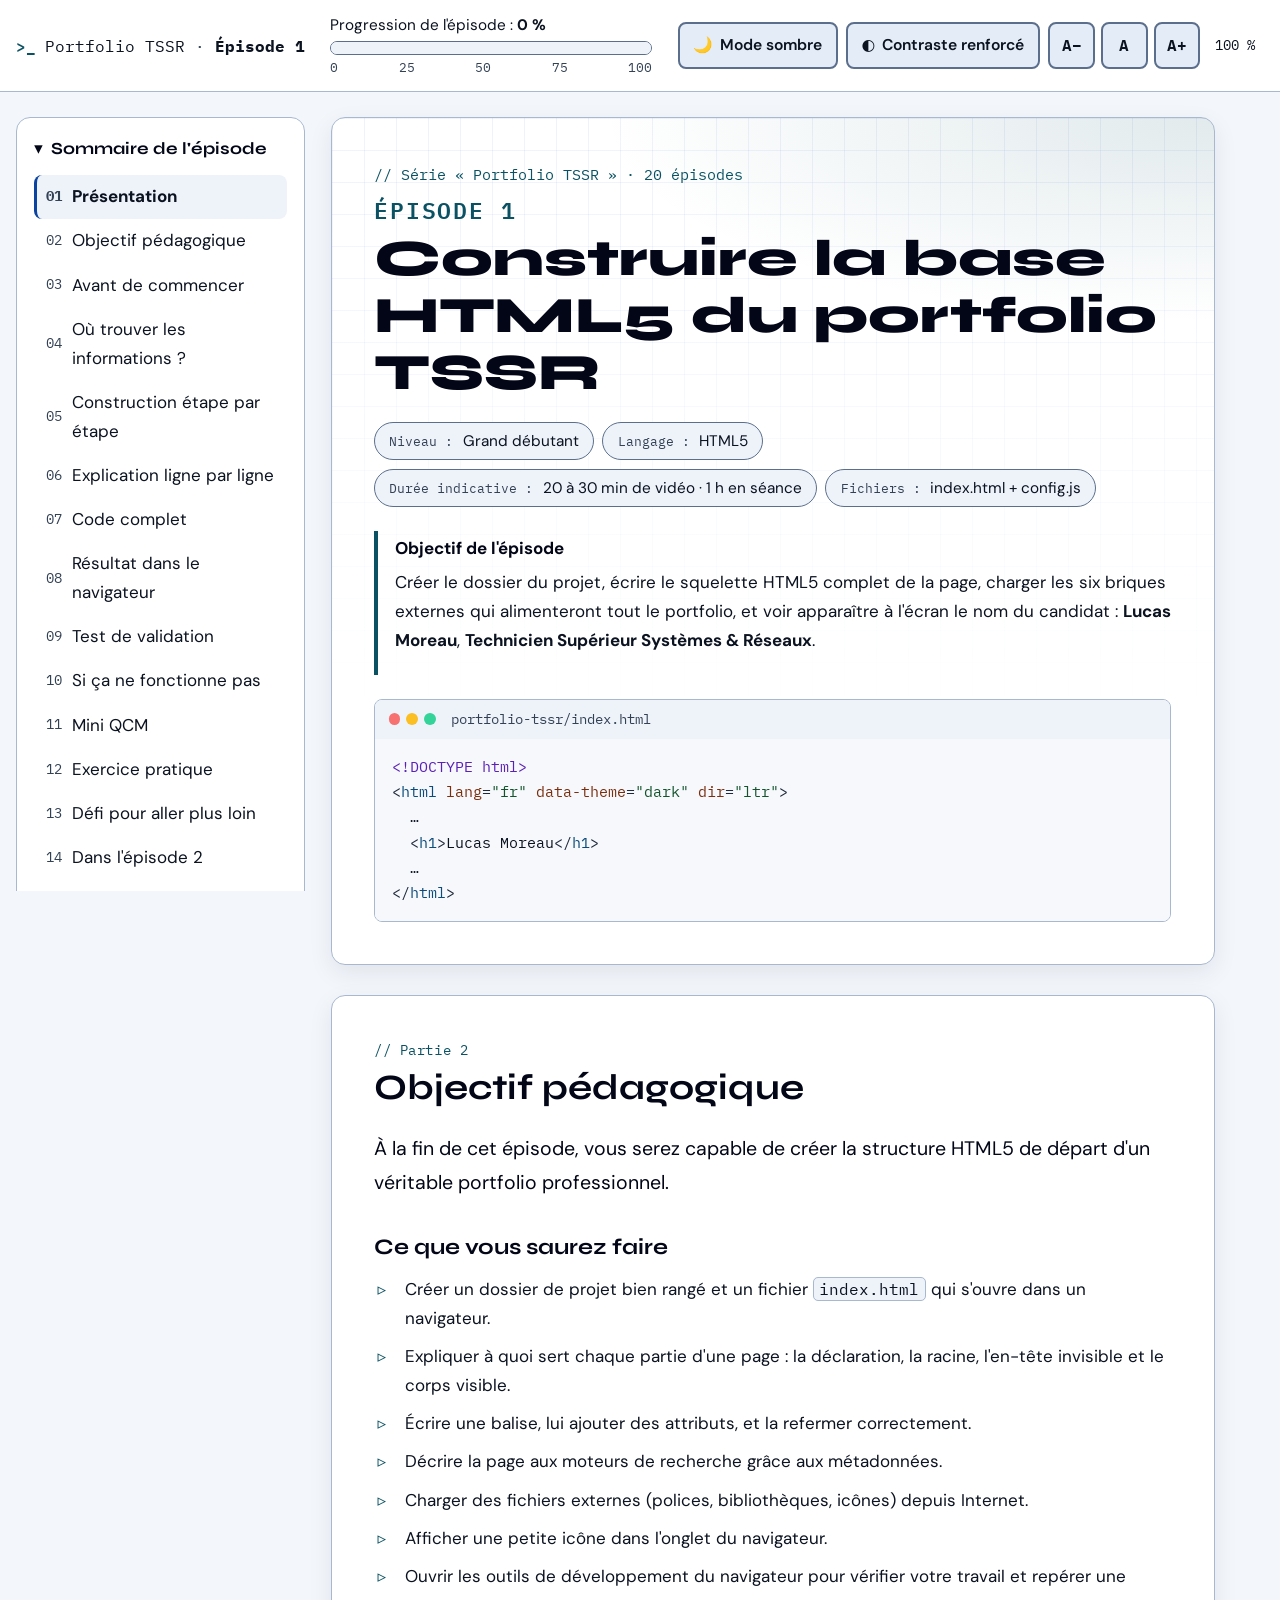
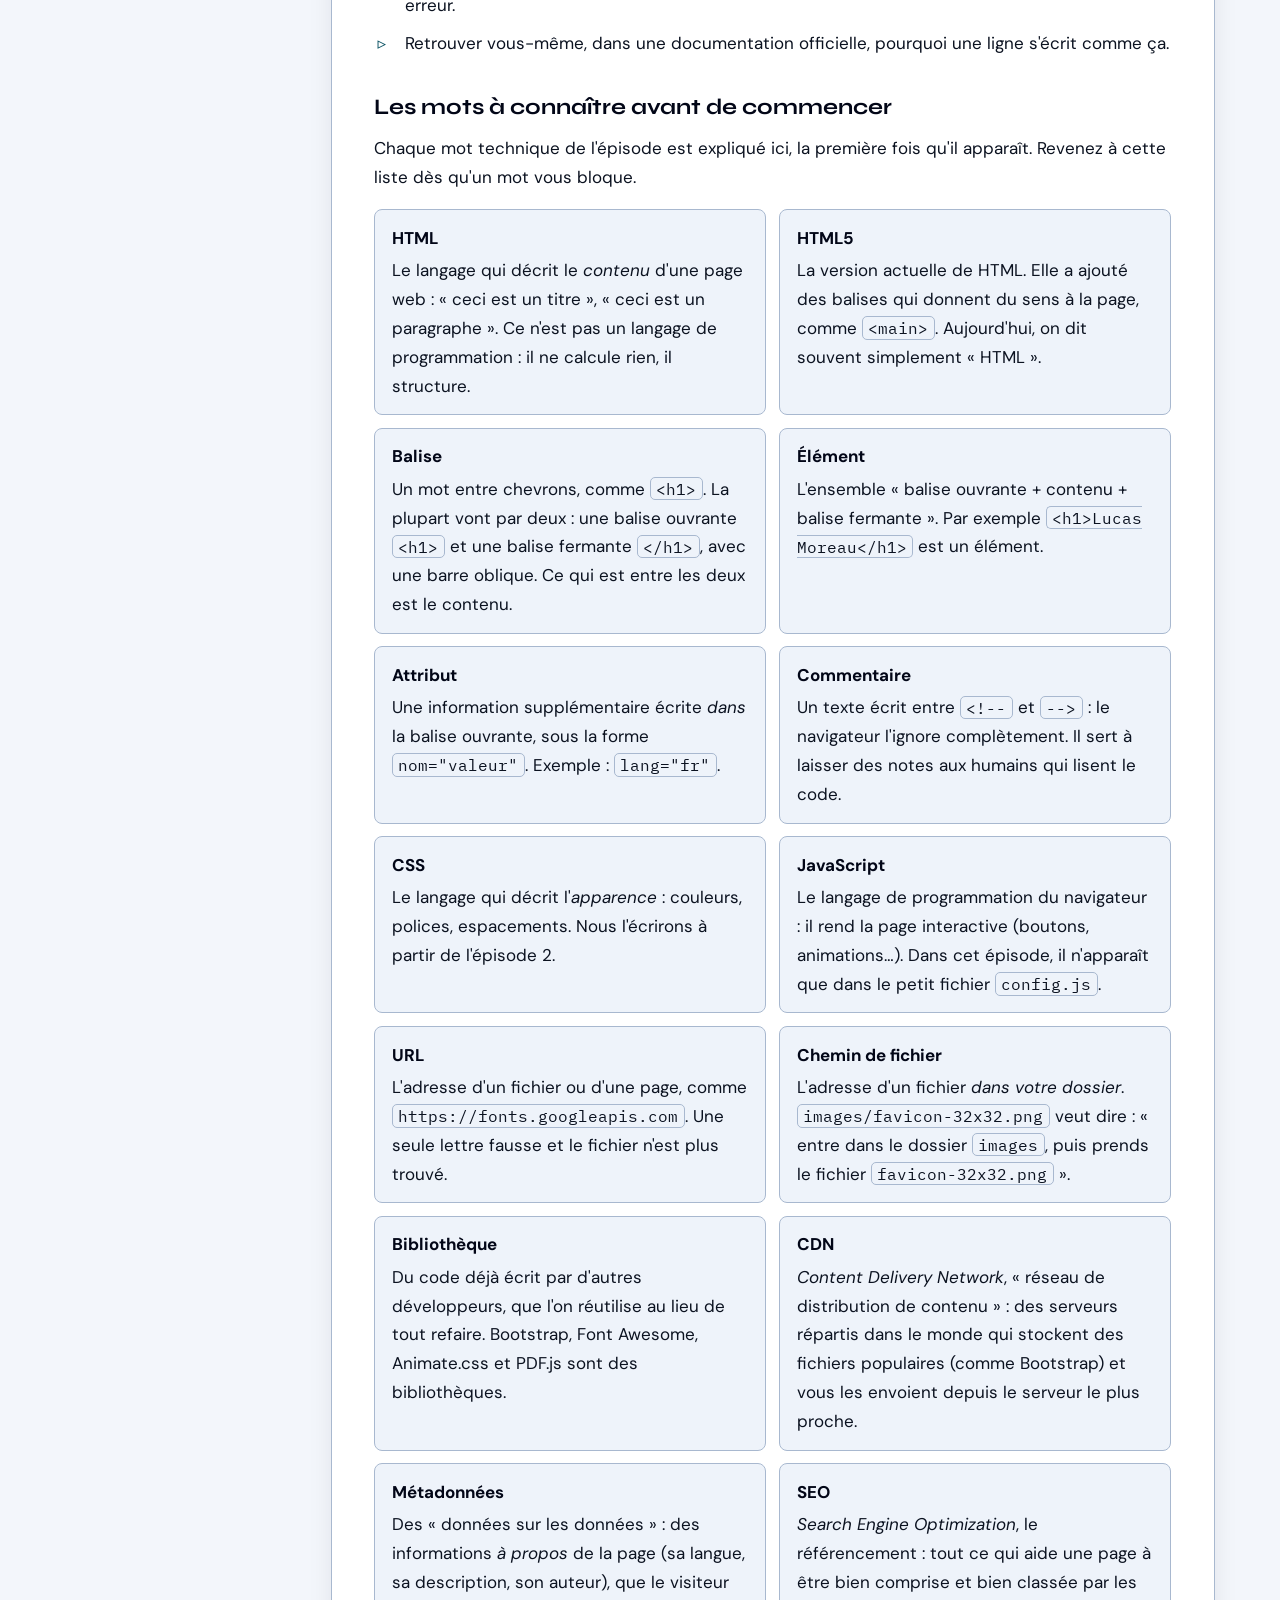
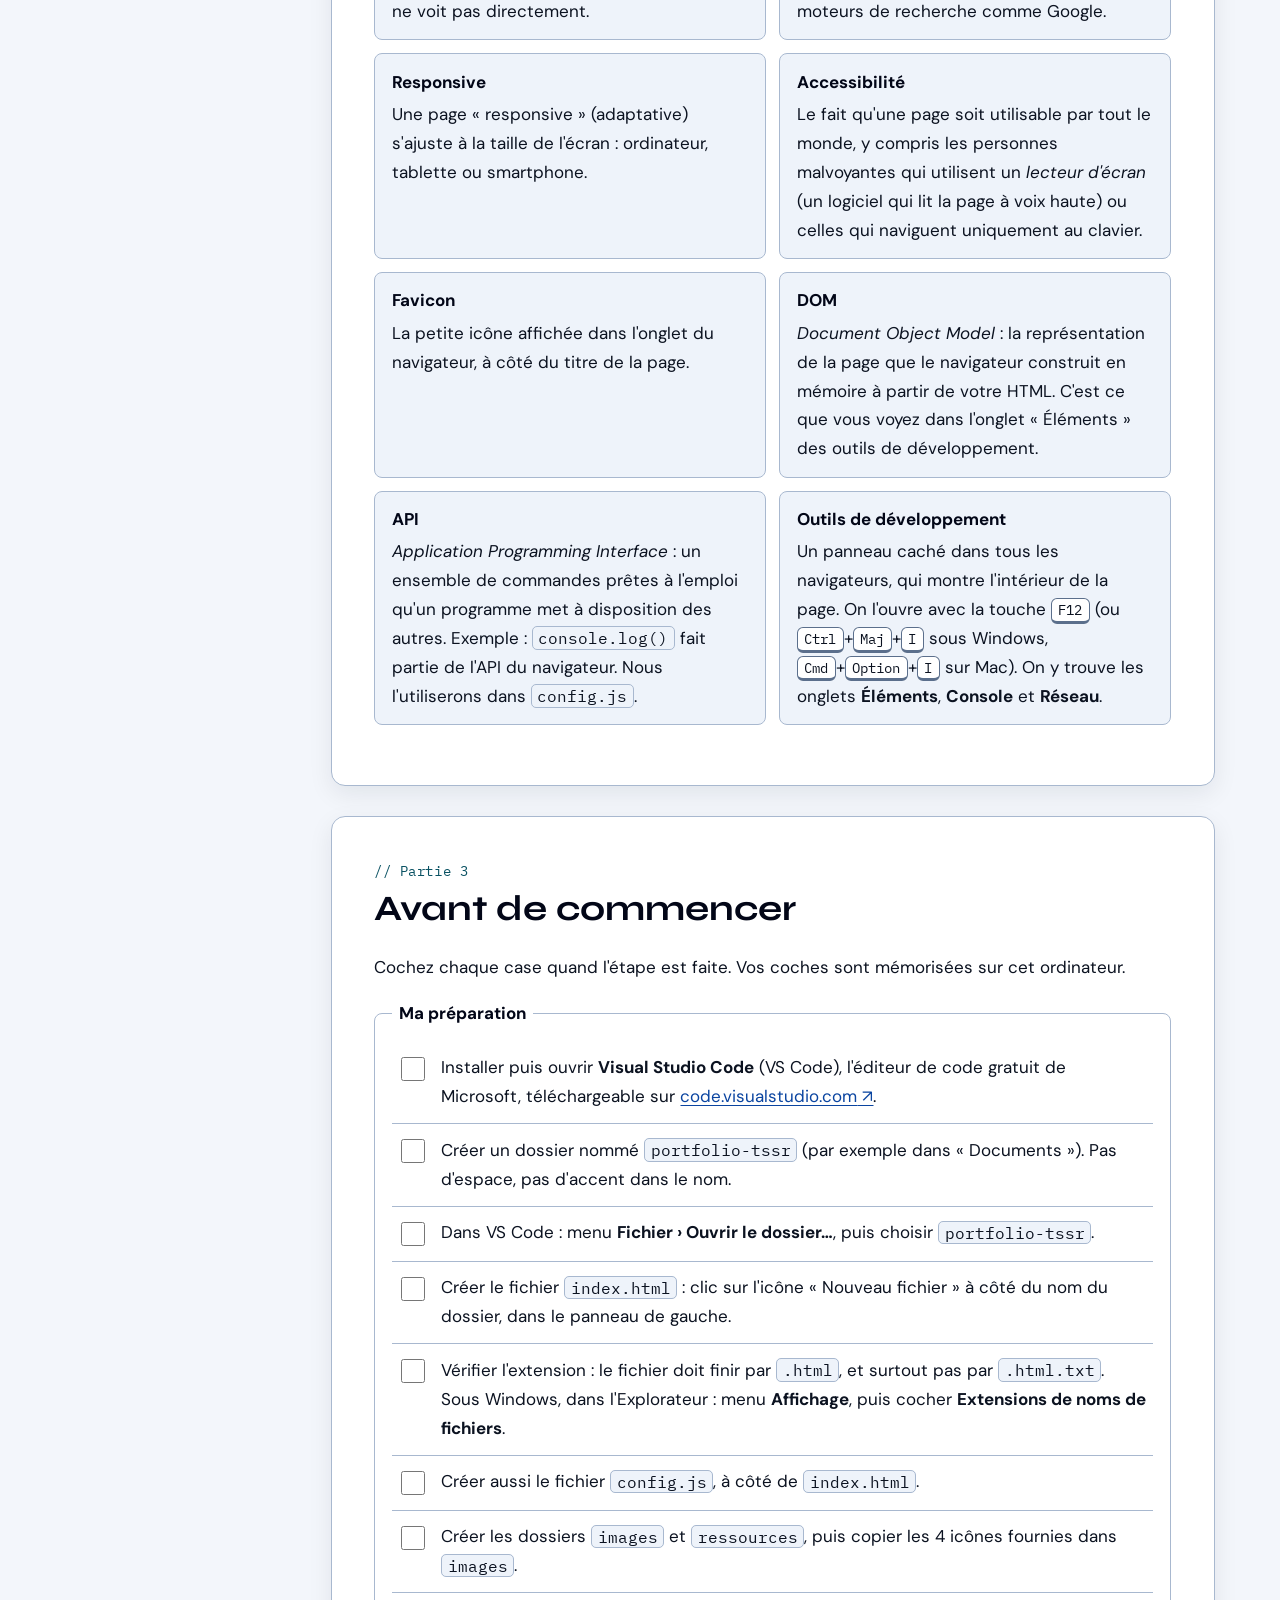
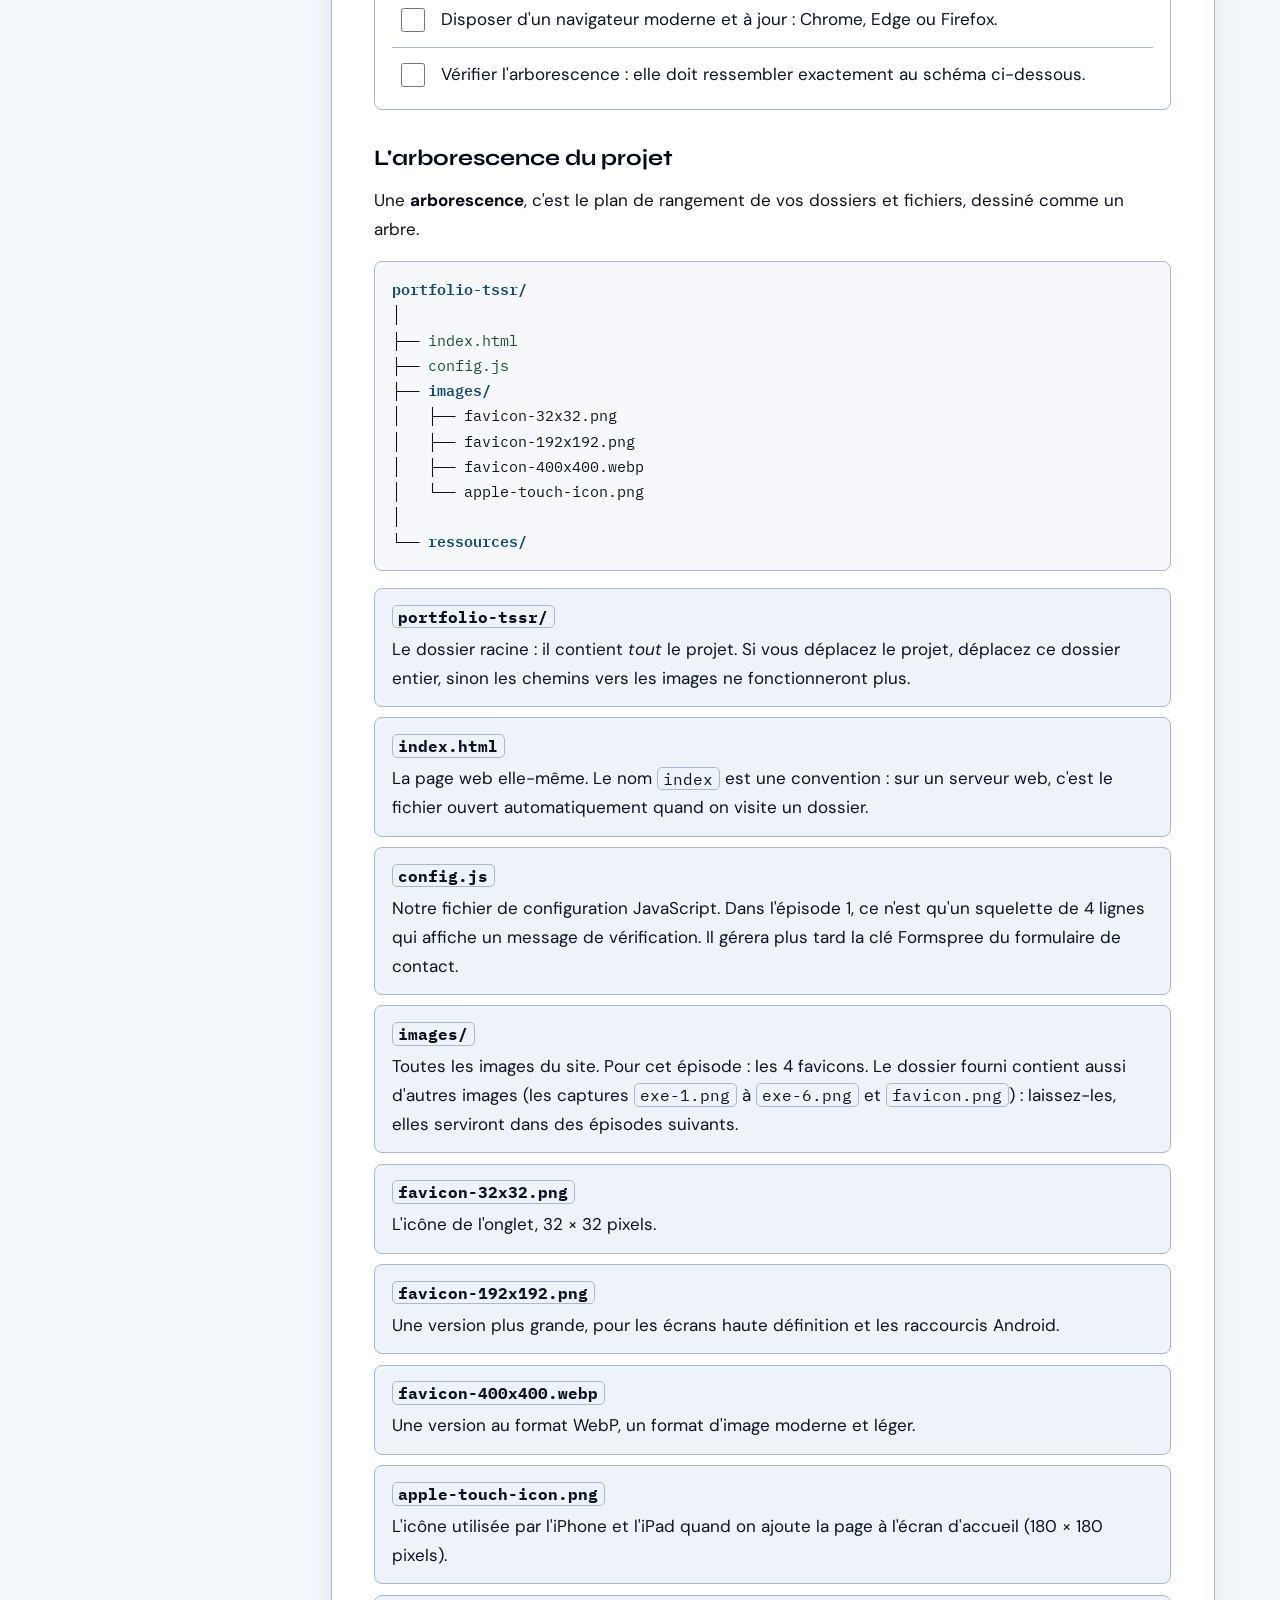
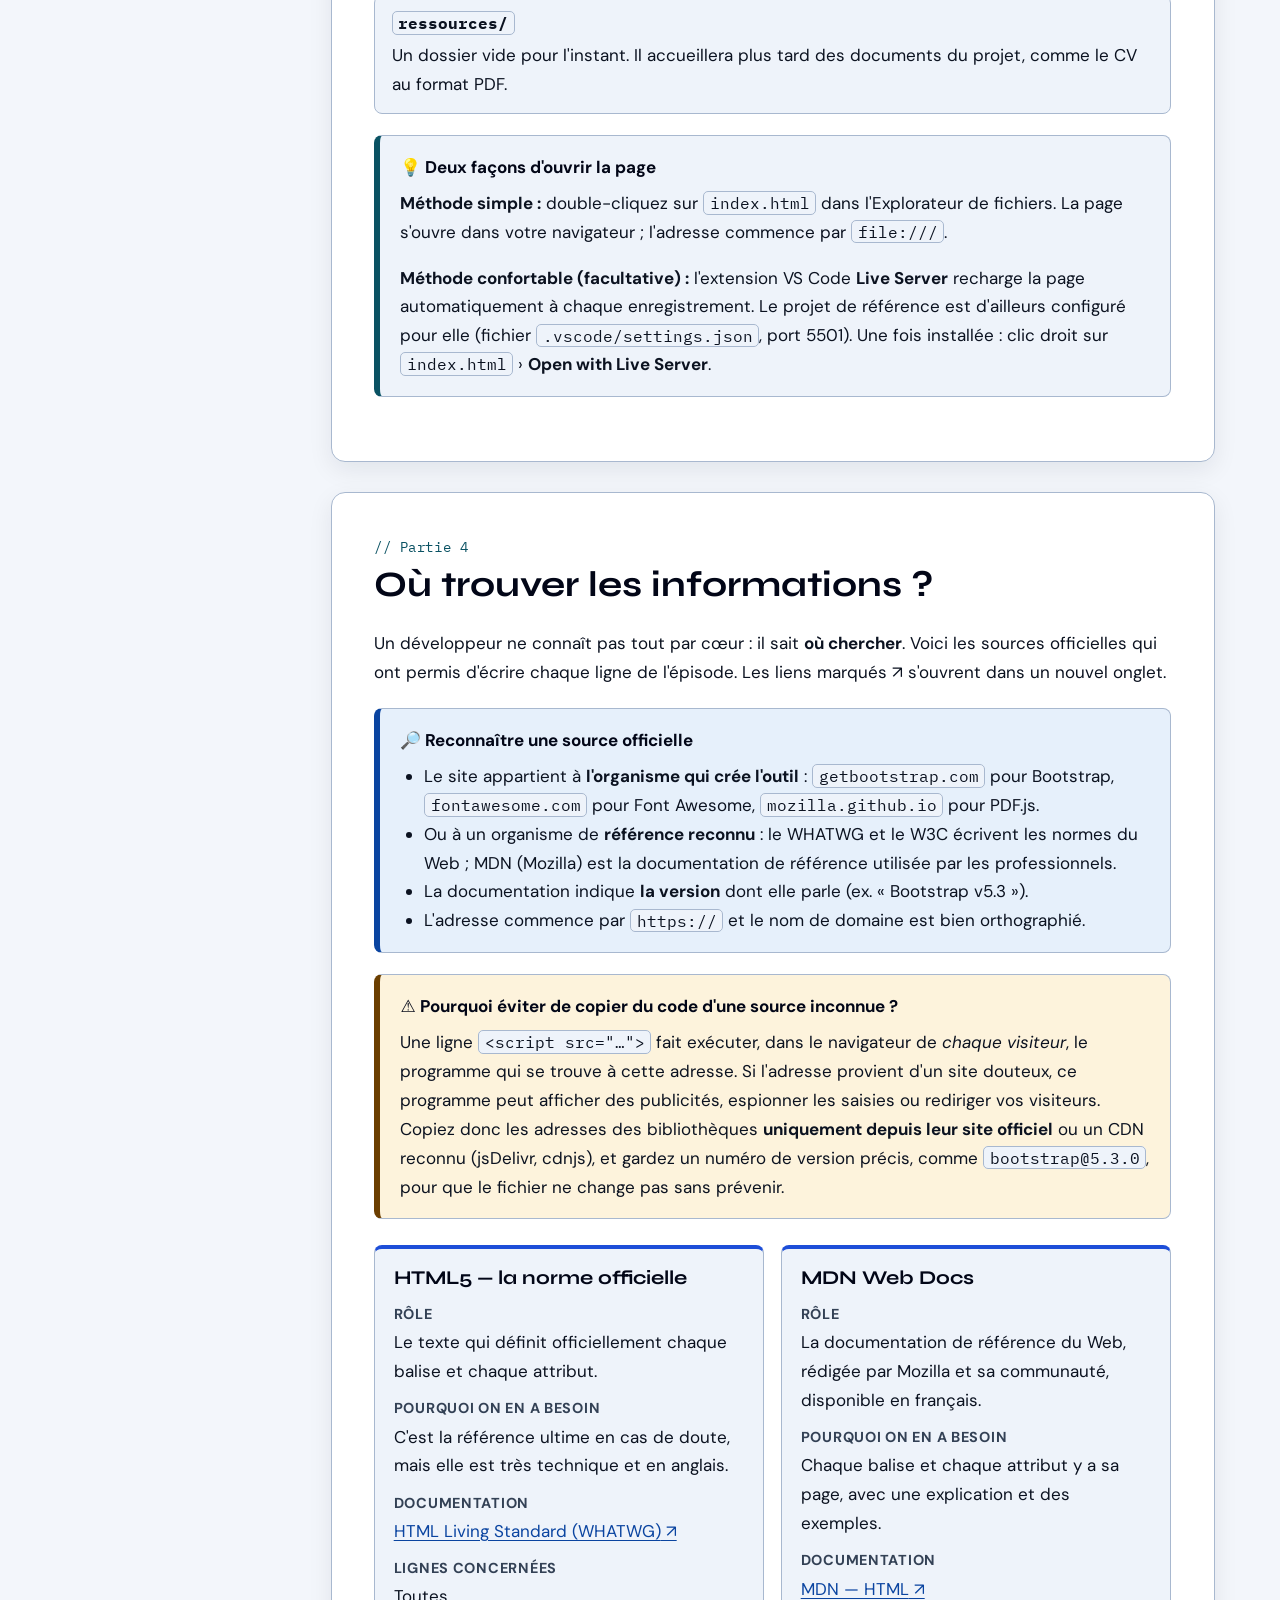
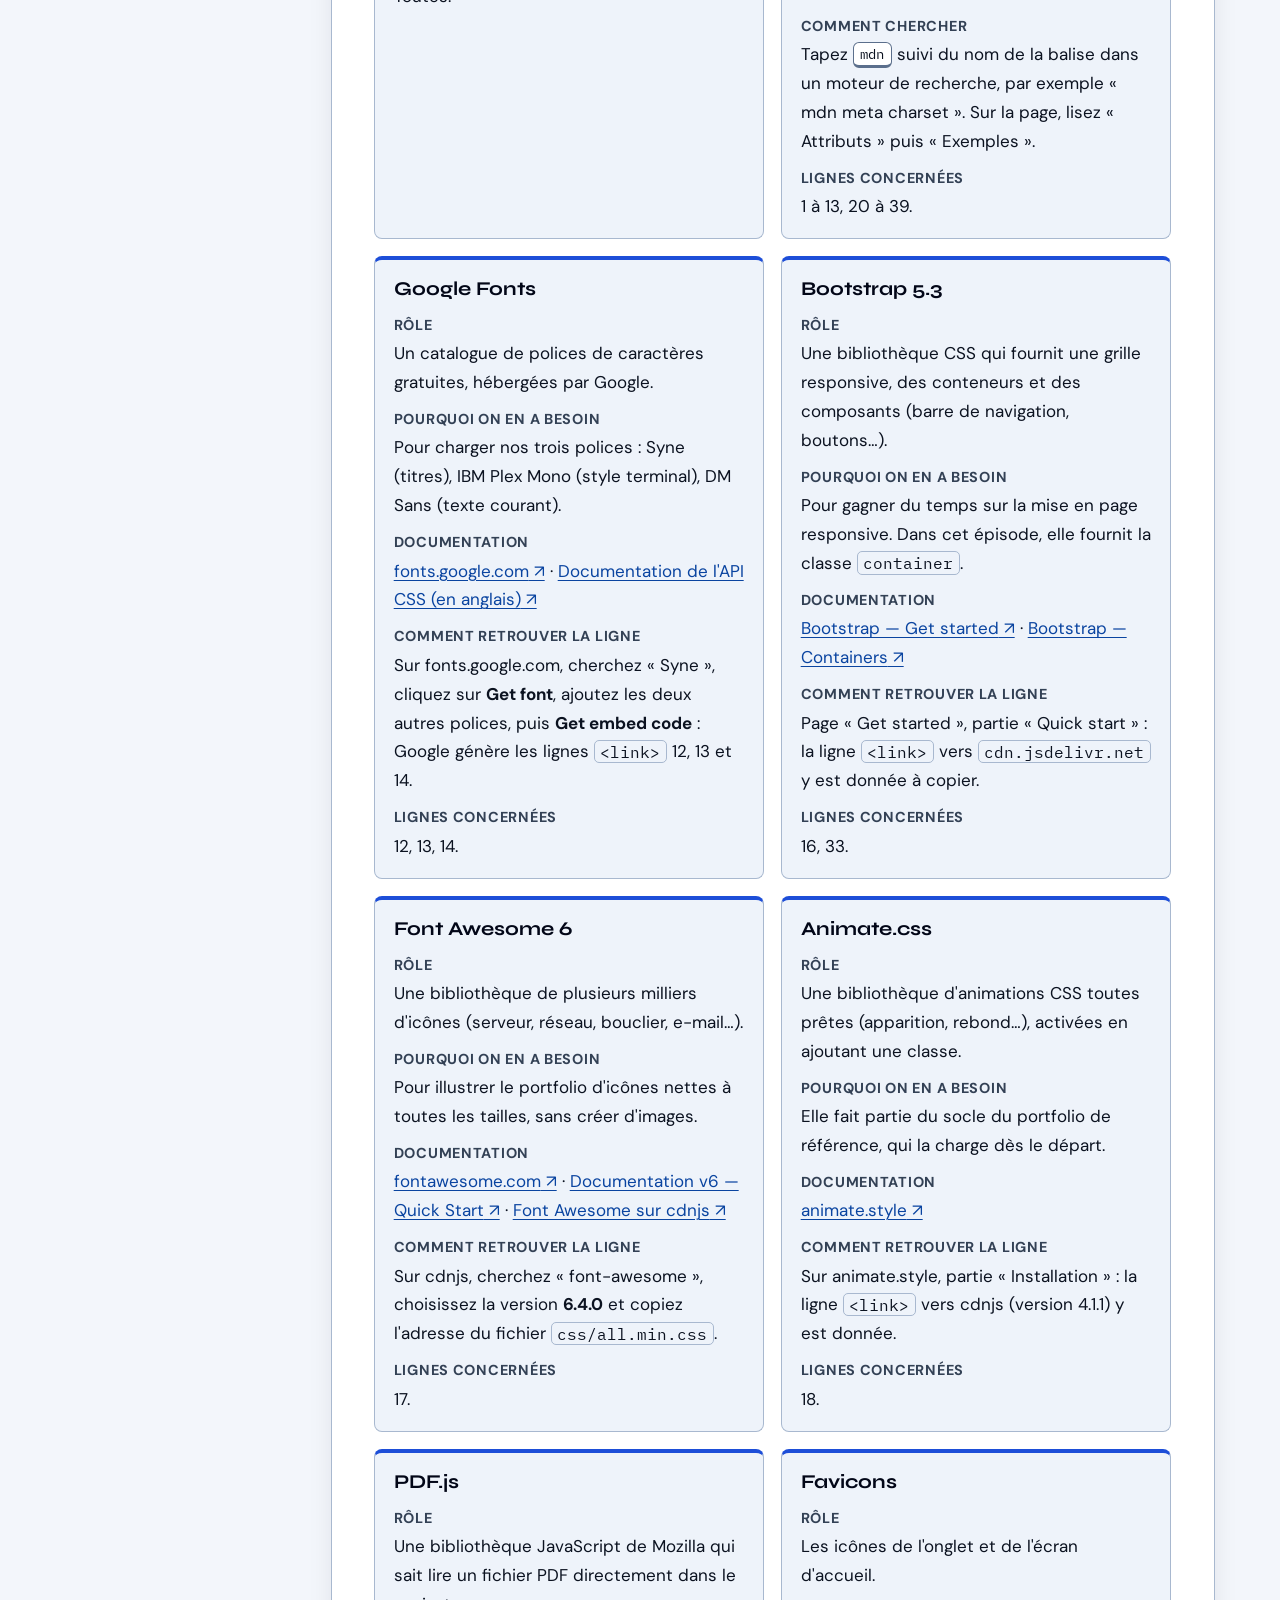
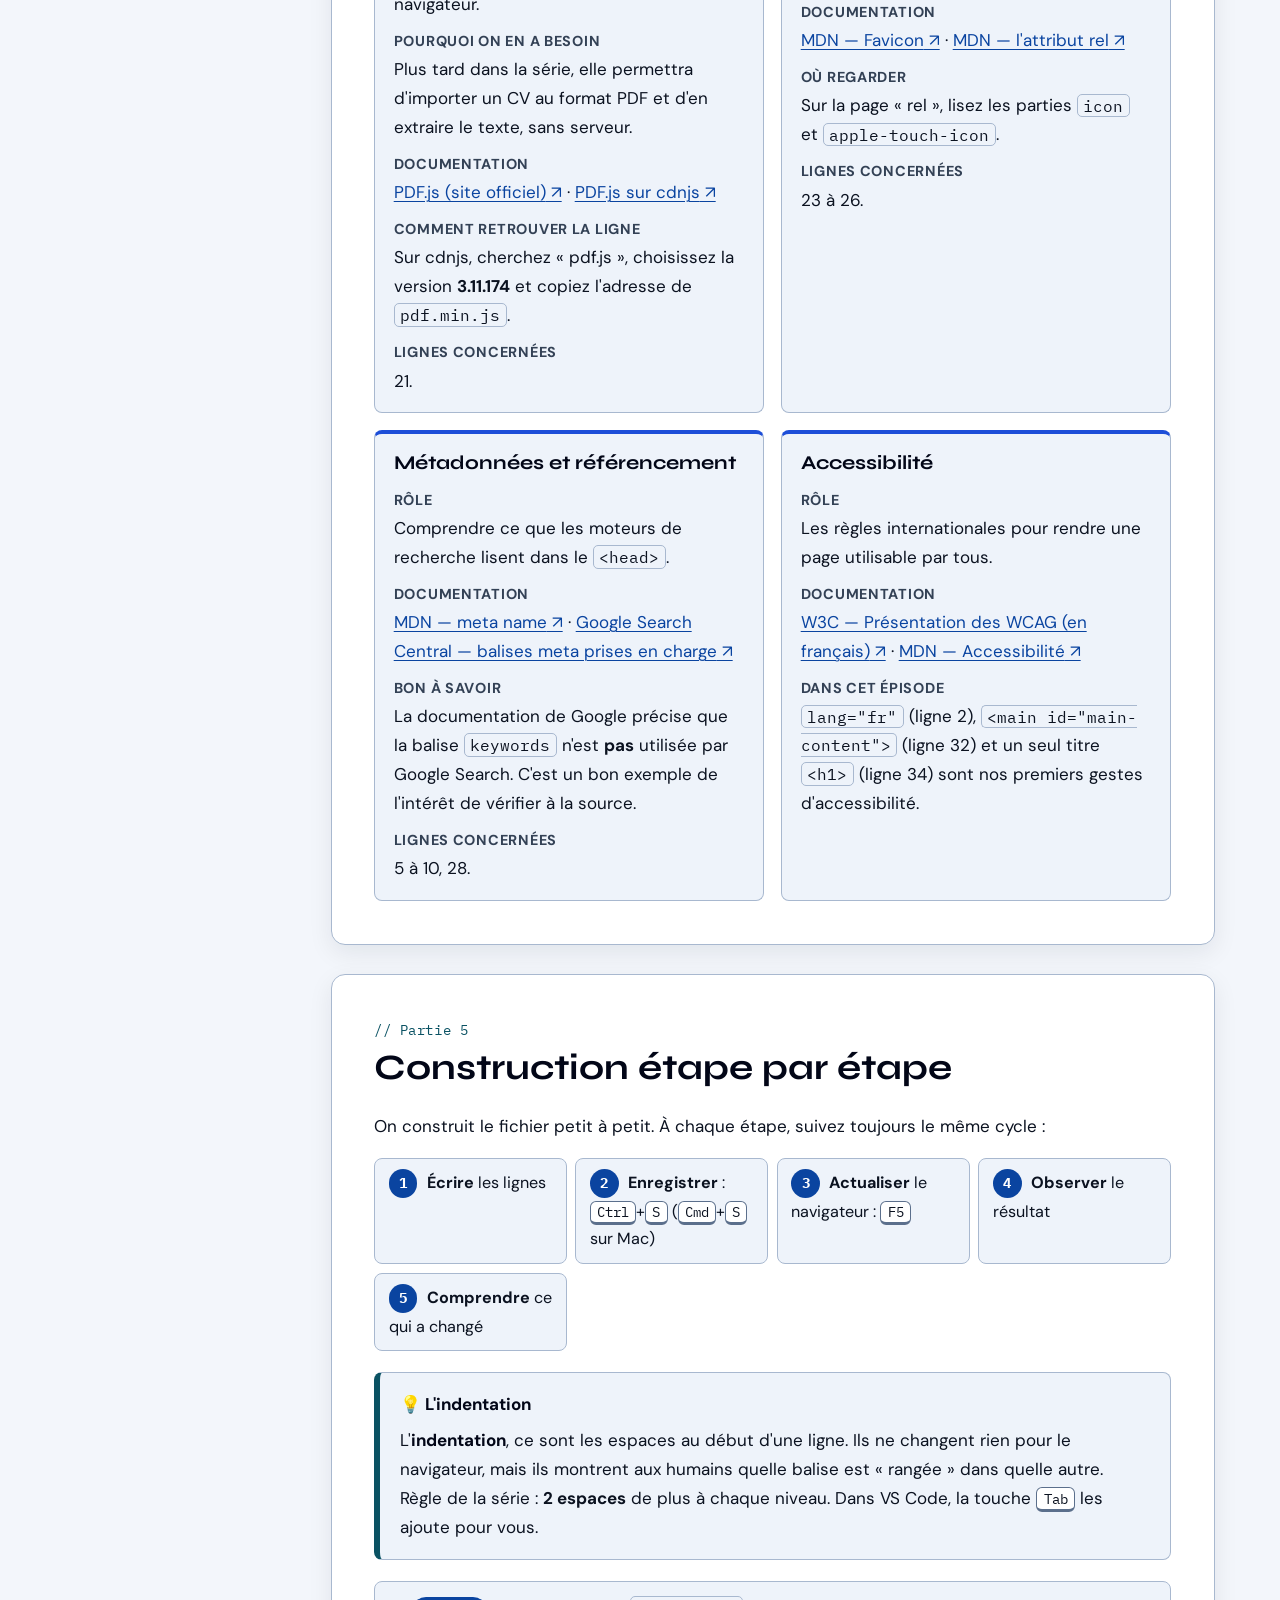
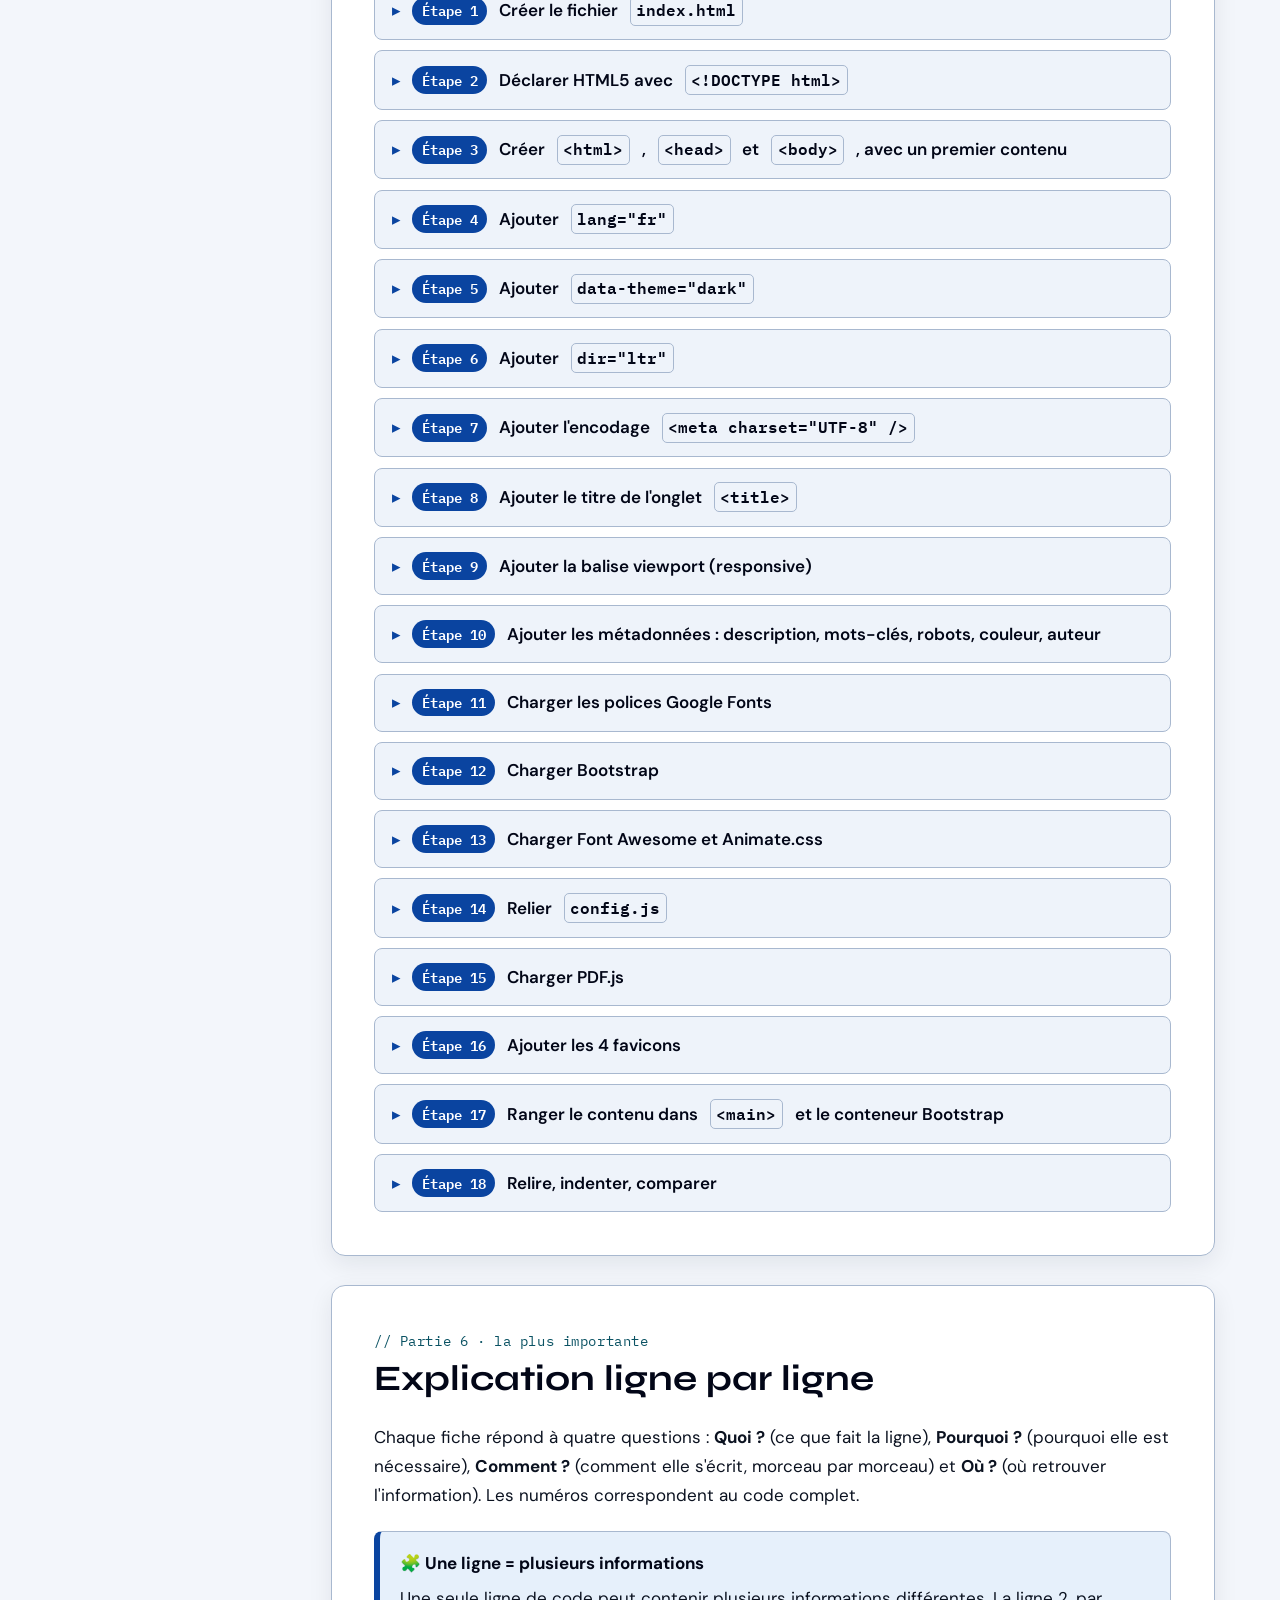
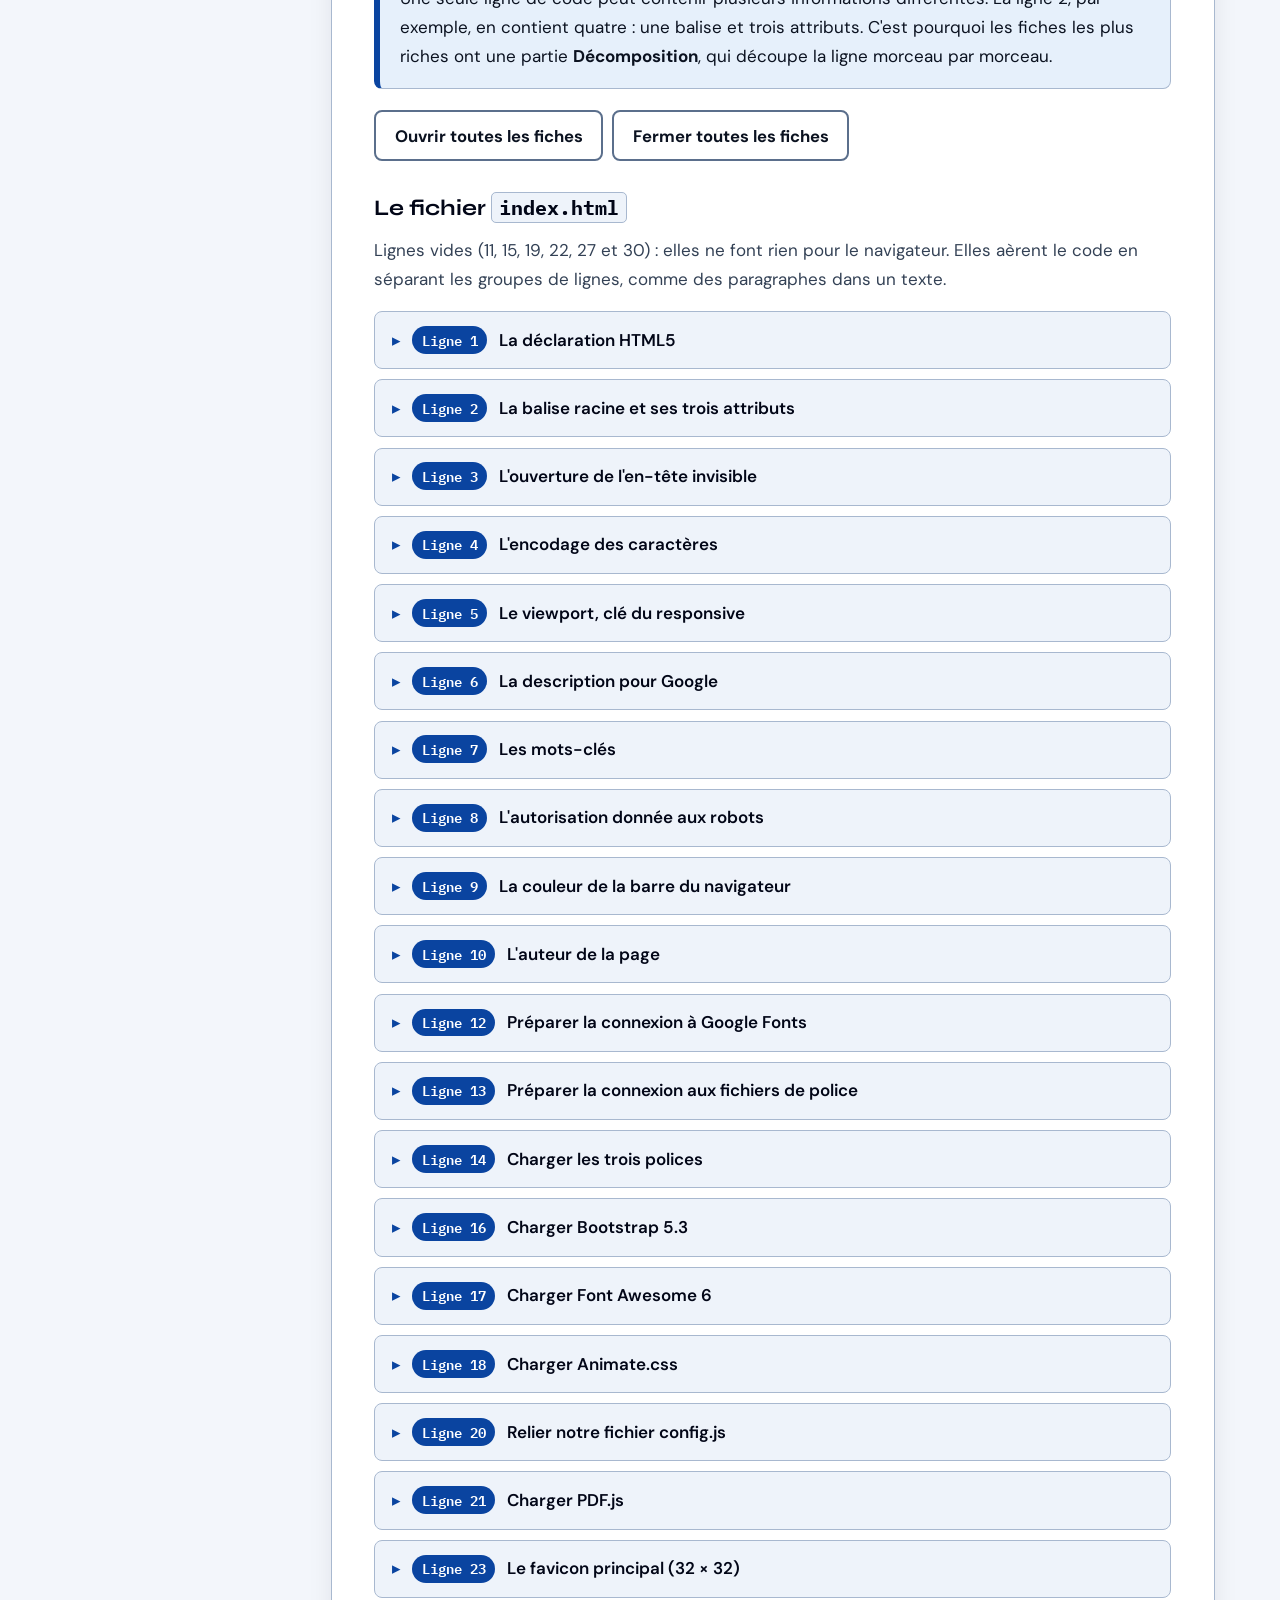
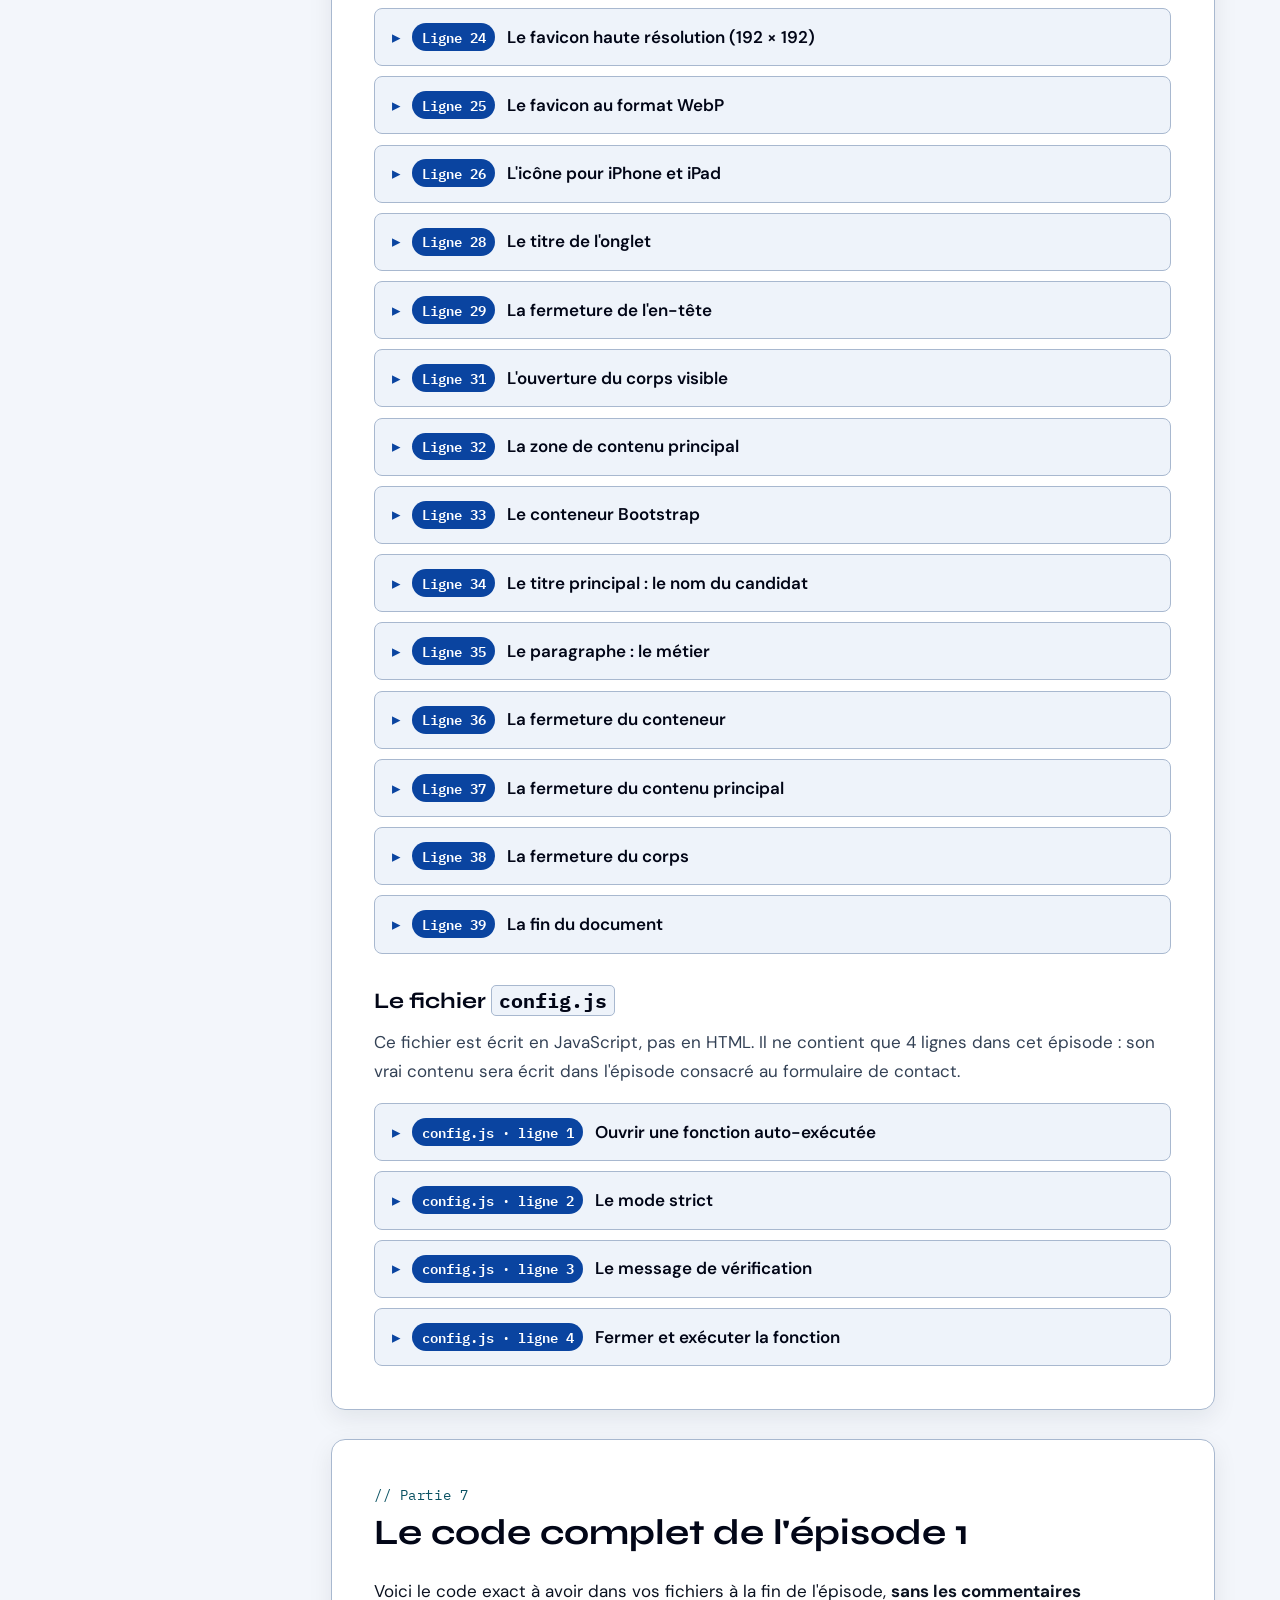
<file: episode-1/index.html>
<!DOCTYPE html>
<html lang="fr" data-theme="dark" data-contrast="normal" dir="ltr">
<head>
  <meta charset="UTF-8" />
  <meta name="viewport" content="width=device-width, initial-scale=1.0" />
  <meta name="description" content="Épisode 1 de la série Portfolio TSSR : construire pas à pas la structure HTML5 de base du portfolio, expliquée ligne par ligne pour les grands débutants." />
  <meta name="author" content="Jean-Claude Lugo — Centre de Formation MODE 83" />
  <meta name="theme-color" content="#060d1a" />

  <link rel="preconnect" href="https://fonts.googleapis.com" />
  <link rel="preconnect" href="https://fonts.gstatic.com" crossorigin />
  <link href="https://fonts.googleapis.com/css2?family=Syne:wght@600;700;800&family=IBM+Plex+Mono:wght@400;500;600&family=DM+Sans:ital,wght@0,400;0,500;0,700;1,400&display=swap" rel="stylesheet" />

  <link rel="stylesheet" href="css/style.css" />
  <link rel="icon" type="image/png" sizes="32x32" href="images/favicon-32x32.png" />
  <link rel="icon" type="image/png" sizes="192x192" href="images/favicon-192x192.png" />

  <script src="js/script.js" defer></script>

  <title>Épisode 1 — La base HTML5 du portfolio TSSR · Support pédagogique</title>
</head>
<body>

  <a class="skip-link" href="#contenu">Passer au contenu principal</a>

  <!-- Barre d'outils : réglages d'affichage + progression -->
  <header class="toolbar" id="haut">
    <div class="toolbar-inner">
      <p class="toolbar-brand">
        <span class="brand-prompt" aria-hidden="true">&gt;_</span>
        <span>Portfolio TSSR <span class="brand-sep" aria-hidden="true">·</span> <strong>Épisode 1</strong></span>
      </p>

      <div class="toolbar-progress">
        <label for="progression" class="progress-label">Progression de l'épisode : <strong id="progression-texte">0 %</strong></label>
        <progress id="progression" max="100" value="0">0 %</progress>
        <ol class="progress-steps" aria-hidden="true">
          <li>0</li><li>25</li><li>50</li><li>75</li><li>100</li>
        </ol>
      </div>

      <div class="toolbar-actions" role="group" aria-label="Réglages d'affichage">
        <button type="button" class="tool-btn" id="btn-theme">
          <span class="tool-icon" aria-hidden="true">☀️</span>
          <span class="tool-text">Mode clair</span>
        </button>
        <button type="button" class="tool-btn" id="btn-contraste" aria-pressed="false">
          <span class="tool-icon" aria-hidden="true">◐</span>
          <span class="tool-text">Contraste renforcé</span>
        </button>
        <div class="font-tools" role="group" aria-label="Taille du texte">
          <button type="button" class="tool-btn tool-square" id="btn-texte-moins" aria-label="Réduire le texte">A−</button>
          <button type="button" class="tool-btn tool-square" id="btn-texte-normal" aria-label="Taille de texte normale">A</button>
          <button type="button" class="tool-btn tool-square" id="btn-texte-plus" aria-label="Agrandir le texte">A+</button>
          <output id="taille-texte" class="font-size-value" aria-live="polite">100 %</output>
        </div>
      </div>
    </div>
  </header>

  <div class="layout">

    <!-- Sommaire : navigation entre les sections -->
    <nav class="sommaire" aria-labelledby="sommaire-titre">
      <details class="sommaire-details" id="sommaire-details" open>
        <summary class="sommaire-summary"><span id="sommaire-titre">Sommaire de l'épisode</span></summary>
        <ol class="sommaire-liste">
          <li><a href="#accueil">Présentation</a></li>
          <li><a href="#objectifs">Objectif pédagogique</a></li>
          <li><a href="#prerequis">Avant de commencer</a></li>
          <li><a href="#ressources">Où trouver les informations ?</a></li>
          <li><a href="#etapes">Construction étape par étape</a></li>
          <li><a href="#lignes">Explication ligne par ligne</a></li>
          <li><a href="#code">Code complet</a></li>
          <li><a href="#resultat">Résultat dans le navigateur</a></li>
          <li><a href="#tests">Test de validation</a></li>
          <li><a href="#erreurs">Si ça ne fonctionne pas</a></li>
          <li><a href="#qcm">Mini QCM</a></li>
          <li><a href="#exercice">Exercice pratique</a></li>
          <li><a href="#defi">Défi pour aller plus loin</a></li>
          <li><a href="#episode-2">Dans l'épisode 2</a></li>
        </ol>
        <p class="sommaire-note">La progression compte les 14 sections consultées, le test de validation réussi et le QCM terminé.</p>
        <button type="button" class="btn btn-ghost btn-small" id="btn-reset">Réinitialiser ma progression</button>
      </details>
    </nav>

    <main id="contenu" tabindex="-1">

      <!-- ============ 1. EN-TÊTE DE L'ÉPISODE ============ -->
      <section class="hero card-section" id="accueil" aria-labelledby="titre-episode" data-progress>
        <p class="hero-kicker"><span aria-hidden="true">//</span> Série « Portfolio TSSR » · 20 épisodes</p>
        <h1 id="titre-episode">
          <span class="hero-episode">Épisode 1</span>
          Construire la base HTML5 du portfolio TSSR
        </h1>
        <ul class="hero-badges" aria-label="Informations sur l'épisode">
          <li class="badge"><span class="badge-label">Niveau</span> Grand débutant</li>
          <li class="badge"><span class="badge-label">Langage</span> HTML5</li>
          <li class="badge"><span class="badge-label">Durée indicative</span> 20 à 30 min de vidéo · 1 h en séance</li>
          <li class="badge"><span class="badge-label">Fichiers</span> index.html + config.js</li>
        </ul>
        <div class="hero-objective">
          <p class="hero-objective-title">Objectif de l'épisode</p>
          <p>Créer le dossier du projet, écrire le squelette HTML5 complet de la page, charger les six briques externes qui alimenteront tout le portfolio, et voir apparaître à l'écran le nom du candidat : <strong>Lucas Moreau</strong>, <strong>Technicien Supérieur Systèmes &amp; Réseaux</strong>.</p>
        </div>
        <div class="terminal" aria-label="Aperçu de ce que vous allez écrire">
          <p class="terminal-bar" aria-hidden="true"><span></span><span></span><span></span> portfolio-tssr/index.html</p>
          <pre class="terminal-body"><code data-hl>&lt;!DOCTYPE html&gt;
&lt;html lang="fr" data-theme="dark" dir="ltr"&gt;
  …
  &lt;h1&gt;Lucas Moreau&lt;/h1&gt;
  …
&lt;/html&gt;</code></pre>
        </div>
      </section>

      <!-- ============ 2. OBJECTIF PÉDAGOGIQUE ============ -->
      <section class="card-section" id="objectifs" aria-labelledby="titre-objectifs" data-progress>
        <p class="section-kicker">Partie 2</p>
        <h2 id="titre-objectifs">Objectif pédagogique</h2>
        <p class="lead">À la fin de cet épisode, vous serez capable de créer la structure HTML5 de départ d'un véritable portfolio professionnel.</p>

        <h3>Ce que vous saurez faire</h3>
        <ul class="check-list">
          <li>Créer un dossier de projet bien rangé et un fichier <code>index.html</code> qui s'ouvre dans un navigateur.</li>
          <li>Expliquer à quoi sert chaque partie d'une page : la déclaration, la racine, l'en-tête invisible et le corps visible.</li>
          <li>Écrire une balise, lui ajouter des attributs, et la refermer correctement.</li>
          <li>Décrire la page aux moteurs de recherche grâce aux métadonnées.</li>
          <li>Charger des fichiers externes (polices, bibliothèques, icônes) depuis Internet.</li>
          <li>Afficher une petite icône dans l'onglet du navigateur.</li>
          <li>Ouvrir les outils de développement du navigateur pour vérifier votre travail et repérer une erreur.</li>
          <li>Retrouver vous-même, dans une documentation officielle, pourquoi une ligne s'écrit comme ça.</li>
        </ul>

        <h3>Les mots à connaître avant de commencer</h3>
        <p>Chaque mot technique de l'épisode est expliqué ici, la première fois qu'il apparaît. Revenez à cette liste dès qu'un mot vous bloque.</p>
        <dl class="glossaire">
          <div><dt><dfn id="def-html">HTML</dfn></dt><dd>Le langage qui décrit le <em>contenu</em> d'une page web : « ceci est un titre », « ceci est un paragraphe ». Ce n'est pas un langage de programmation : il ne calcule rien, il structure.</dd></div>
          <div><dt><dfn>HTML5</dfn></dt><dd>La version actuelle de HTML. Elle a ajouté des balises qui donnent du sens à la page, comme <code>&lt;main&gt;</code>. Aujourd'hui, on dit souvent simplement « HTML ».</dd></div>
          <div><dt><dfn>Balise</dfn></dt><dd>Un mot entre chevrons, comme <code>&lt;h1&gt;</code>. La plupart vont par deux : une balise ouvrante <code>&lt;h1&gt;</code> et une balise fermante <code>&lt;/h1&gt;</code>, avec une barre oblique. Ce qui est entre les deux est le contenu.</dd></div>
          <div><dt><dfn>Élément</dfn></dt><dd>L'ensemble « balise ouvrante + contenu + balise fermante ». Par exemple <code>&lt;h1&gt;Lucas Moreau&lt;/h1&gt;</code> est un élément.</dd></div>
          <div><dt><dfn>Attribut</dfn></dt><dd>Une information supplémentaire écrite <em>dans</em> la balise ouvrante, sous la forme <code>nom="valeur"</code>. Exemple : <code>lang="fr"</code>.</dd></div>
          <div><dt><dfn>Commentaire</dfn></dt><dd>Un texte écrit entre <code>&lt;!--</code> et <code>--&gt;</code> : le navigateur l'ignore complètement. Il sert à laisser des notes aux humains qui lisent le code.</dd></div>
          <div><dt><dfn>CSS</dfn></dt><dd>Le langage qui décrit l'<em>apparence</em> : couleurs, polices, espacements. Nous l'écrirons à partir de l'épisode 2.</dd></div>
          <div><dt><dfn>JavaScript</dfn></dt><dd>Le langage de programmation du navigateur : il rend la page interactive (boutons, animations…). Dans cet épisode, il n'apparaît que dans le petit fichier <code>config.js</code>.</dd></div>
          <div><dt><dfn>URL</dfn></dt><dd>L'adresse d'un fichier ou d'une page, comme <code>https://fonts.googleapis.com</code>. Une seule lettre fausse et le fichier n'est plus trouvé.</dd></div>
          <div><dt><dfn>Chemin de fichier</dfn></dt><dd>L'adresse d'un fichier <em>dans votre dossier</em>. <code>images/favicon-32x32.png</code> veut dire : « entre dans le dossier <code>images</code>, puis prends le fichier <code>favicon-32x32.png</code> ».</dd></div>
          <div><dt><dfn>Bibliothèque</dfn></dt><dd>Du code déjà écrit par d'autres développeurs, que l'on réutilise au lieu de tout refaire. Bootstrap, Font Awesome, Animate.css et PDF.js sont des bibliothèques.</dd></div>
          <div><dt><dfn>CDN</dfn></dt><dd><i lang="en">Content Delivery Network</i>, « réseau de distribution de contenu » : des serveurs répartis dans le monde qui stockent des fichiers populaires (comme Bootstrap) et vous les envoient depuis le serveur le plus proche.</dd></div>
          <div><dt><dfn>Métadonnées</dfn></dt><dd>Des « données sur les données » : des informations <em>à propos</em> de la page (sa langue, sa description, son auteur), que le visiteur ne voit pas directement.</dd></div>
          <div><dt><dfn>SEO</dfn></dt><dd><i lang="en">Search Engine Optimization</i>, le référencement : tout ce qui aide une page à être bien comprise et bien classée par les moteurs de recherche comme Google.</dd></div>
          <div><dt><dfn>Responsive</dfn></dt><dd>Une page « responsive » (adaptative) s'ajuste à la taille de l'écran : ordinateur, tablette ou smartphone.</dd></div>
          <div><dt><dfn>Accessibilité</dfn></dt><dd>Le fait qu'une page soit utilisable par tout le monde, y compris les personnes malvoyantes qui utilisent un <em>lecteur d'écran</em> (un logiciel qui lit la page à voix haute) ou celles qui naviguent uniquement au clavier.</dd></div>
          <div><dt><dfn>Favicon</dfn></dt><dd>La petite icône affichée dans l'onglet du navigateur, à côté du titre de la page.</dd></div>
          <div><dt><dfn>DOM</dfn></dt><dd><i lang="en">Document Object Model</i> : la représentation de la page que le navigateur construit en mémoire à partir de votre HTML. C'est ce que vous voyez dans l'onglet « Éléments » des outils de développement.</dd></div>
          <div><dt><dfn>API</dfn></dt><dd><i lang="en">Application Programming Interface</i> : un ensemble de commandes prêtes à l'emploi qu'un programme met à disposition des autres. Exemple : <code>console.log()</code> fait partie de l'API du navigateur. Nous l'utiliserons dans <code>config.js</code>.</dd></div>
          <div><dt><dfn>Outils de développement</dfn></dt><dd>Un panneau caché dans tous les navigateurs, qui montre l'intérieur de la page. On l'ouvre avec la touche <kbd>F12</kbd> (ou <kbd>Ctrl</kbd>+<kbd>Maj</kbd>+<kbd>I</kbd> sous Windows, <kbd>Cmd</kbd>+<kbd>Option</kbd>+<kbd>I</kbd> sur Mac). On y trouve les onglets <strong>Éléments</strong>, <strong>Console</strong> et <strong>Réseau</strong>.</dd></div>
        </dl>
      </section>

      <!-- ============ 3. AVANT DE COMMENCER ============ -->
      <section class="card-section" id="prerequis" aria-labelledby="titre-prerequis" data-progress>
        <p class="section-kicker">Partie 3</p>
        <h2 id="titre-prerequis">Avant de commencer</h2>
        <p>Cochez chaque case quand l'étape est faite. Vos coches sont mémorisées sur cet ordinateur.</p>

        <fieldset class="checklist" data-checklist="prerequis">
          <legend>Ma préparation</legend>
          <ul>
            <li><label><input type="checkbox" /> <span>Installer puis ouvrir <strong>Visual Studio Code</strong> (VS Code), l'éditeur de code gratuit de Microsoft, téléchargeable sur <a href="https://code.visualstudio.com/" target="_blank" rel="noopener" class="ext">code.visualstudio.com</a>.</span></label></li>
            <li><label><input type="checkbox" /> <span>Créer un dossier nommé <code>portfolio-tssr</code> (par exemple dans « Documents »). Pas d'espace, pas d'accent dans le nom.</span></label></li>
            <li><label><input type="checkbox" /> <span>Dans VS Code : menu <strong>Fichier › Ouvrir le dossier…</strong>, puis choisir <code>portfolio-tssr</code>.</span></label></li>
            <li><label><input type="checkbox" /> <span>Créer le fichier <code>index.html</code> : clic sur l'icône « Nouveau fichier » à côté du nom du dossier, dans le panneau de gauche.</span></label></li>
            <li><label><input type="checkbox" /> <span>Vérifier l'extension : le fichier doit finir par <code>.html</code>, et surtout pas par <code>.html.txt</code>. Sous Windows, dans l'Explorateur : menu <strong>Affichage</strong>, puis cocher <strong>Extensions de noms de fichiers</strong>.</span></label></li>
            <li><label><input type="checkbox" /> <span>Créer aussi le fichier <code>config.js</code>, à côté de <code>index.html</code>.</span></label></li>
            <li><label><input type="checkbox" /> <span>Créer les dossiers <code>images</code> et <code>ressources</code>, puis copier les 4 icônes fournies dans <code>images</code>.</span></label></li>
            <li><label><input type="checkbox" /> <span>Disposer d'un navigateur moderne et à jour : Chrome, Edge ou Firefox.</span></label></li>
            <li><label><input type="checkbox" /> <span>Vérifier l'arborescence : elle doit ressembler exactement au schéma ci-dessous.</span></label></li>
          </ul>
        </fieldset>

        <h3>L'arborescence du projet</h3>
        <p>Une <dfn>arborescence</dfn>, c'est le plan de rangement de vos dossiers et fichiers, dessiné comme un arbre.</p>
        <div class="tree-wrap">
          <pre class="tree" aria-label="Arborescence du projet portfolio-tssr"><code><span class="tree-dir">portfolio-tssr/</span>
│
├── <span class="tree-file">index.html</span>
├── <span class="tree-file">config.js</span>
├── <span class="tree-dir">images/</span>
│   ├── favicon-32x32.png
│   ├── favicon-192x192.png
│   ├── favicon-400x400.webp
│   └── apple-touch-icon.png
│
└── <span class="tree-dir">ressources/</span></code></pre>
        </div>

        <dl class="tree-explain">
          <div><dt><code>portfolio-tssr/</code></dt><dd>Le dossier racine : il contient <em>tout</em> le projet. Si vous déplacez le projet, déplacez ce dossier entier, sinon les chemins vers les images ne fonctionneront plus.</dd></div>
          <div><dt><code>index.html</code></dt><dd>La page web elle-même. Le nom <code>index</code> est une convention : sur un serveur web, c'est le fichier ouvert automatiquement quand on visite un dossier.</dd></div>
          <div><dt><code>config.js</code></dt><dd>Notre fichier de configuration JavaScript. Dans l'épisode 1, ce n'est qu'un squelette de 4 lignes qui affiche un message de vérification. Il gérera plus tard la clé Formspree du formulaire de contact.</dd></div>
          <div><dt><code>images/</code></dt><dd>Toutes les images du site. Pour cet épisode : les 4 favicons. Le dossier fourni contient aussi d'autres images (les captures <code>exe-1.png</code> à <code>exe-6.png</code> et <code>favicon.png</code>) : laissez-les, elles serviront dans des épisodes suivants.</dd></div>
          <div><dt><code>favicon-32x32.png</code></dt><dd>L'icône de l'onglet, 32 × 32 pixels.</dd></div>
          <div><dt><code>favicon-192x192.png</code></dt><dd>Une version plus grande, pour les écrans haute définition et les raccourcis Android.</dd></div>
          <div><dt><code>favicon-400x400.webp</code></dt><dd>Une version au format WebP, un format d'image moderne et léger.</dd></div>
          <div><dt><code>apple-touch-icon.png</code></dt><dd>L'icône utilisée par l'iPhone et l'iPad quand on ajoute la page à l'écran d'accueil (180 × 180 pixels).</dd></div>
          <div><dt><code>ressources/</code></dt><dd>Un dossier vide pour l'instant. Il accueillera plus tard des documents du projet, comme le CV au format PDF.</dd></div>
        </dl>

        <div class="callout callout-tip">
          <p class="callout-title"><span aria-hidden="true">💡</span> Deux façons d'ouvrir la page</p>
          <p><strong>Méthode simple :</strong> double-cliquez sur <code>index.html</code> dans l'Explorateur de fichiers. La page s'ouvre dans votre navigateur ; l'adresse commence par <code>file:///</code>.</p>
          <p><strong>Méthode confortable (facultative) :</strong> l'extension VS Code <strong>Live Server</strong> recharge la page automatiquement à chaque enregistrement. Le projet de référence est d'ailleurs configuré pour elle (fichier <code>.vscode/settings.json</code>, port 5501). Une fois installée : clic droit sur <code>index.html</code> › <strong>Open with Live Server</strong>.</p>
        </div>
      </section>

      <!-- ============ 4. RESSOURCES ============ -->
      <section class="card-section" id="ressources" aria-labelledby="titre-ressources" data-progress>
        <p class="section-kicker">Partie 4</p>
        <h2 id="titre-ressources">Où trouver les informations ?</h2>
        <p>Un développeur ne connaît pas tout par cœur : il sait <strong>où chercher</strong>. Voici les sources officielles qui ont permis d'écrire chaque ligne de l'épisode. Les liens marqués <span aria-hidden="true">↗</span> s'ouvrent dans un nouvel onglet.</p>

        <div class="callout callout-info">
          <p class="callout-title"><span aria-hidden="true">🔎</span> Reconnaître une source officielle</p>
          <ul>
            <li>Le site appartient à <strong>l'organisme qui crée l'outil</strong> : <code>getbootstrap.com</code> pour Bootstrap, <code>fontawesome.com</code> pour Font Awesome, <code>mozilla.github.io</code> pour PDF.js.</li>
            <li>Ou à un organisme de <strong>référence reconnu</strong> : le WHATWG et le W3C écrivent les normes du Web ; MDN (Mozilla) est la documentation de référence utilisée par les professionnels.</li>
            <li>La documentation indique <strong>la version</strong> dont elle parle (ex. « Bootstrap v5.3 »).</li>
            <li>L'adresse commence par <code>https://</code> et le nom de domaine est bien orthographié.</li>
          </ul>
        </div>
        <div class="callout callout-warn">
          <p class="callout-title"><span aria-hidden="true">⚠️</span> Pourquoi éviter de copier du code d'une source inconnue ?</p>
          <p>Une ligne <code>&lt;script src="…"&gt;</code> fait exécuter, dans le navigateur de <em>chaque visiteur</em>, le programme qui se trouve à cette adresse. Si l'adresse provient d'un site douteux, ce programme peut afficher des publicités, espionner les saisies ou rediriger vos visiteurs. Copiez donc les adresses des bibliothèques <strong>uniquement depuis leur site officiel</strong> ou un CDN reconnu (jsDelivr, cdnjs), et gardez un numéro de version précis, comme <code>bootstrap@5.3.0</code>, pour que le fichier ne change pas sans prévenir.</p>
        </div>

        <div class="resource-grid">
          <article class="resource-card">
            <h3>HTML5 — la norme officielle</h3>
            <dl>
              <dt>Rôle</dt><dd>Le texte qui définit officiellement chaque balise et chaque attribut.</dd>
              <dt>Pourquoi on en a besoin</dt><dd>C'est la référence ultime en cas de doute, mais elle est très technique et en anglais.</dd>
              <dt>Documentation</dt><dd><a href="https://html.spec.whatwg.org/multipage/" target="_blank" rel="noopener" class="ext">HTML Living Standard (WHATWG)</a></dd>
              <dt>Lignes concernées</dt><dd>Toutes.</dd>
            </dl>
          </article>
          <article class="resource-card">
            <h3>MDN Web Docs</h3>
            <dl>
              <dt>Rôle</dt><dd>La documentation de référence du Web, rédigée par Mozilla et sa communauté, disponible en français.</dd>
              <dt>Pourquoi on en a besoin</dt><dd>Chaque balise et chaque attribut y a sa page, avec une explication et des exemples.</dd>
              <dt>Documentation</dt><dd><a href="https://developer.mozilla.org/fr/docs/Web/HTML" target="_blank" rel="noopener" class="ext">MDN — HTML</a></dd>
              <dt>Comment chercher</dt><dd>Tapez <kbd>mdn</kbd> suivi du nom de la balise dans un moteur de recherche, par exemple « mdn meta charset ». Sur la page, lisez « Attributs » puis « Exemples ».</dd>
              <dt>Lignes concernées</dt><dd>1 à 13, 20 à 39.</dd>
            </dl>
          </article>
          <article class="resource-card">
            <h3>Google Fonts</h3>
            <dl>
              <dt>Rôle</dt><dd>Un catalogue de polices de caractères gratuites, hébergées par Google.</dd>
              <dt>Pourquoi on en a besoin</dt><dd>Pour charger nos trois polices : Syne (titres), IBM Plex Mono (style terminal), DM Sans (texte courant).</dd>
              <dt>Documentation</dt><dd><a href="https://fonts.google.com/" target="_blank" rel="noopener" class="ext">fonts.google.com</a> · <a href="https://developers.google.com/fonts/docs/css2" target="_blank" rel="noopener" class="ext">Documentation de l'API CSS (en anglais)</a></dd>
              <dt>Comment retrouver la ligne</dt><dd>Sur fonts.google.com, cherchez « Syne », cliquez sur <strong>Get font</strong>, ajoutez les deux autres polices, puis <strong>Get embed code</strong> : Google génère les lignes <code>&lt;link&gt;</code> 12, 13 et 14.</dd>
              <dt>Lignes concernées</dt><dd>12, 13, 14.</dd>
            </dl>
          </article>
          <article class="resource-card">
            <h3>Bootstrap 5.3</h3>
            <dl>
              <dt>Rôle</dt><dd>Une bibliothèque CSS qui fournit une grille responsive, des conteneurs et des composants (barre de navigation, boutons…).</dd>
              <dt>Pourquoi on en a besoin</dt><dd>Pour gagner du temps sur la mise en page responsive. Dans cet épisode, elle fournit la classe <code>container</code>.</dd>
              <dt>Documentation</dt><dd><a href="https://getbootstrap.com/docs/5.3/getting-started/introduction/" target="_blank" rel="noopener" class="ext">Bootstrap — Get started</a> · <a href="https://getbootstrap.com/docs/5.3/layout/containers/" target="_blank" rel="noopener" class="ext">Bootstrap — Containers</a></dd>
              <dt>Comment retrouver la ligne</dt><dd>Page « Get started », partie « Quick start » : la ligne <code>&lt;link&gt;</code> vers <code>cdn.jsdelivr.net</code> y est donnée à copier.</dd>
              <dt>Lignes concernées</dt><dd>16, 33.</dd>
            </dl>
          </article>
          <article class="resource-card">
            <h3>Font Awesome 6</h3>
            <dl>
              <dt>Rôle</dt><dd>Une bibliothèque de plusieurs milliers d'icônes (serveur, réseau, bouclier, e-mail…).</dd>
              <dt>Pourquoi on en a besoin</dt><dd>Pour illustrer le portfolio d'icônes nettes à toutes les tailles, sans créer d'images.</dd>
              <dt>Documentation</dt><dd><a href="https://fontawesome.com/" target="_blank" rel="noopener" class="ext">fontawesome.com</a> · <a href="https://docs-v6.fontawesome.com/web/setup/get-started" target="_blank" rel="noopener" class="ext">Documentation v6 — Quick Start</a> · <a href="https://cdnjs.com/libraries/font-awesome" target="_blank" rel="noopener" class="ext">Font Awesome sur cdnjs</a></dd>
              <dt>Comment retrouver la ligne</dt><dd>Sur cdnjs, cherchez « font-awesome », choisissez la version <strong>6.4.0</strong> et copiez l'adresse du fichier <code>css/all.min.css</code>.</dd>
              <dt>Lignes concernées</dt><dd>17.</dd>
            </dl>
          </article>
          <article class="resource-card">
            <h3>Animate.css</h3>
            <dl>
              <dt>Rôle</dt><dd>Une bibliothèque d'animations CSS toutes prêtes (apparition, rebond…), activées en ajoutant une classe.</dd>
              <dt>Pourquoi on en a besoin</dt><dd>Elle fait partie du socle du portfolio de référence, qui la charge dès le départ.</dd>
              <dt>Documentation</dt><dd><a href="https://animate.style/" target="_blank" rel="noopener" class="ext">animate.style</a></dd>
              <dt>Comment retrouver la ligne</dt><dd>Sur animate.style, partie « Installation » : la ligne <code>&lt;link&gt;</code> vers cdnjs (version 4.1.1) y est donnée.</dd>
              <dt>Lignes concernées</dt><dd>18.</dd>
            </dl>
          </article>
          <article class="resource-card">
            <h3>PDF.js</h3>
            <dl>
              <dt>Rôle</dt><dd>Une bibliothèque JavaScript de Mozilla qui sait lire un fichier PDF directement dans le navigateur.</dd>
              <dt>Pourquoi on en a besoin</dt><dd>Plus tard dans la série, elle permettra d'importer un CV au format PDF et d'en extraire le texte, sans serveur.</dd>
              <dt>Documentation</dt><dd><a href="https://mozilla.github.io/pdf.js/" target="_blank" rel="noopener" class="ext">PDF.js (site officiel)</a> · <a href="https://cdnjs.com/libraries/pdf.js" target="_blank" rel="noopener" class="ext">PDF.js sur cdnjs</a></dd>
              <dt>Comment retrouver la ligne</dt><dd>Sur cdnjs, cherchez « pdf.js », choisissez la version <strong>3.11.174</strong> et copiez l'adresse de <code>pdf.min.js</code>.</dd>
              <dt>Lignes concernées</dt><dd>21.</dd>
            </dl>
          </article>
          <article class="resource-card">
            <h3>Favicons</h3>
            <dl>
              <dt>Rôle</dt><dd>Les icônes de l'onglet et de l'écran d'accueil.</dd>
              <dt>Documentation</dt><dd><a href="https://developer.mozilla.org/fr/docs/Glossary/Favicon" target="_blank" rel="noopener" class="ext">MDN — Favicon</a> · <a href="https://developer.mozilla.org/fr/docs/Web/HTML/Reference/Attributes/rel" target="_blank" rel="noopener" class="ext">MDN — l'attribut rel</a></dd>
              <dt>Où regarder</dt><dd>Sur la page « rel », lisez les parties <code>icon</code> et <code>apple-touch-icon</code>.</dd>
              <dt>Lignes concernées</dt><dd>23 à 26.</dd>
            </dl>
          </article>
          <article class="resource-card">
            <h3>Métadonnées et référencement</h3>
            <dl>
              <dt>Rôle</dt><dd>Comprendre ce que les moteurs de recherche lisent dans le <code>&lt;head&gt;</code>.</dd>
              <dt>Documentation</dt><dd><a href="https://developer.mozilla.org/fr/docs/Web/HTML/Reference/Elements/meta/name" target="_blank" rel="noopener" class="ext">MDN — meta name</a> · <a href="https://developers.google.com/search/docs/crawling-indexing/special-tags" target="_blank" rel="noopener" class="ext">Google Search Central — balises meta prises en charge</a></dd>
              <dt>Bon à savoir</dt><dd>La documentation de Google précise que la balise <code>keywords</code> n'est <strong>pas</strong> utilisée par Google Search. C'est un bon exemple de l'intérêt de vérifier à la source.</dd>
              <dt>Lignes concernées</dt><dd>5 à 10, 28.</dd>
            </dl>
          </article>
          <article class="resource-card">
            <h3>Accessibilité</h3>
            <dl>
              <dt>Rôle</dt><dd>Les règles internationales pour rendre une page utilisable par tous.</dd>
              <dt>Documentation</dt><dd><a href="https://www.w3.org/WAI/standards-guidelines/wcag/fr" target="_blank" rel="noopener" class="ext">W3C — Présentation des WCAG (en français)</a> · <a href="https://developer.mozilla.org/fr/docs/Glossary/Accessibility" target="_blank" rel="noopener" class="ext">MDN — Accessibilité</a></dd>
              <dt>Dans cet épisode</dt><dd><code>lang="fr"</code> (ligne 2), <code>&lt;main id="main-content"&gt;</code> (ligne 32) et un seul titre <code>&lt;h1&gt;</code> (ligne 34) sont nos premiers gestes d'accessibilité.</dd>
            </dl>
          </article>
        </div>
      </section>

      <!-- ============ 5. CONSTRUCTION ÉTAPE PAR ÉTAPE ============ -->
      <section class="card-section" id="etapes" aria-labelledby="titre-etapes" data-progress>
        <p class="section-kicker">Partie 5</p>
        <h2 id="titre-etapes">Construction étape par étape</h2>
        <p>On construit le fichier petit à petit. À chaque étape, suivez toujours le même cycle :</p>
        <ol class="cycle">
          <li><span class="cycle-num">1</span> <strong>Écrire</strong> les lignes</li>
          <li><span class="cycle-num">2</span> <strong>Enregistrer</strong> : <kbd>Ctrl</kbd>+<kbd>S</kbd> (<kbd>Cmd</kbd>+<kbd>S</kbd> sur Mac)</li>
          <li><span class="cycle-num">3</span> <strong>Actualiser</strong> le navigateur : <kbd>F5</kbd></li>
          <li><span class="cycle-num">4</span> <strong>Observer</strong> le résultat</li>
          <li><span class="cycle-num">5</span> <strong>Comprendre</strong> ce qui a changé</li>
        </ol>
        <div class="callout callout-tip">
          <p class="callout-title"><span aria-hidden="true">💡</span> L'indentation</p>
          <p>L'<dfn>indentation</dfn>, ce sont les espaces au début d'une ligne. Ils ne changent rien pour le navigateur, mais ils montrent aux humains quelle balise est « rangée » dans quelle autre. Règle de la série : <strong>2 espaces</strong> de plus à chaque niveau. Dans VS Code, la touche <kbd>Tab</kbd> les ajoute pour vous.</p>
        </div>

        <div class="steps">
          <details class="step">
            <summary><span class="step-num">Étape 1</span> Créer le fichier <code>index.html</code></summary>
            <div class="step-body">
              <p><strong>Faites :</strong> dans VS Code, ouvrez le dossier <code>portfolio-tssr</code> et créez le fichier <code>index.html</code>. Laissez-le vide, enregistrez, puis double-cliquez dessus dans l'Explorateur de fichiers.</p>
              <p class="step-result"><span class="step-result-label">Vous voyez :</span> une page entièrement blanche. L'onglet affiche « index.html ». C'est normal : le fichier existe, mais il est vide.</p>
            </div>
          </details>

          <details class="step">
            <summary><span class="step-num">Étape 2</span> Déclarer HTML5 avec <code>&lt;!DOCTYPE html&gt;</code></summary>
            <div class="step-body">
              <p><strong>Écrivez</strong> sur la toute première ligne :</p>
              <pre class="code-snippet"><code data-hl>&lt;!DOCTYPE html&gt;</code></pre>
              <p class="step-result"><span class="step-result-label">Vous voyez :</span> toujours une page blanche. Pour <em>vérifier</em> l'effet, ouvrez les outils de développement (<kbd>F12</kbd>), cliquez sur l'onglet <strong>Console</strong>, tapez <code>document.compatMode</code> puis <kbd>Entrée</kbd>. La réponse <code>'CSS1Compat'</code> signifie « mode standard » : le navigateur a compris qu'il s'agit d'une page HTML5 moderne.</p>
            </div>
          </details>

          <details class="step">
            <summary><span class="step-num">Étape 3</span> Créer <code>&lt;html&gt;</code>, <code>&lt;head&gt;</code> et <code>&lt;body&gt;</code>, avec un premier contenu</summary>
            <div class="step-body">
              <p><strong>Écrivez</strong> sous le DOCTYPE :</p>
              <pre class="code-snippet"><code data-hl>&lt;html&gt;
&lt;head&gt;
&lt;/head&gt;
&lt;body&gt;
      &lt;h1&gt;Lucas Moreau&lt;/h1&gt;
      &lt;p&gt;Technicien Supérieur Systèmes &amp;amp; Réseaux&lt;/p&gt;
&lt;/body&gt;
&lt;/html&gt;</code></pre>
              <p class="step-result"><span class="step-result-label">Vous voyez :</span> « Lucas Moreau » en grand, et le métier en dessous, dans une police avec empattements (petits « pieds » au bas des lettres, comme Times New Roman). C'est le style par défaut du navigateur. Si « Supérieur » s'affiche avec des caractères étranges, pas de panique : l'étape 7 va le corriger.</p>
              <p><strong>Comprendre :</strong> <code>&lt;head&gt;</code> contient ce que le visiteur ne voit pas, <code>&lt;body&gt;</code> ce qu'il voit. <code>&amp;amp;</code> est la façon propre d'écrire le caractère « &amp; » en HTML.</p>
            </div>
          </details>

          <details class="step">
            <summary><span class="step-num">Étape 4</span> Ajouter <code>lang="fr"</code></summary>
            <div class="step-body">
              <p><strong>Modifiez</strong> la balise ouvrante :</p>
              <pre class="code-snippet"><code data-hl>&lt;html lang="fr"&gt;</code></pre>
              <p class="step-result"><span class="step-result-label">Vous voyez :</span> rien ne change à l'écran. Mais dans <kbd>F12</kbd> › onglet <strong>Éléments</strong>, la balise <code>&lt;html lang="fr"&gt;</code> apparaît. Le navigateur sait désormais que la page est en français : il ne vous proposera plus de la traduire, et un lecteur d'écran la lira avec une voix française.</p>
            </div>
          </details>

          <details class="step">
            <summary><span class="step-num">Étape 5</span> Ajouter <code>data-theme="dark"</code></summary>
            <div class="step-body">
              <pre class="code-snippet"><code data-hl>&lt;html lang="fr" data-theme="dark"&gt;</code></pre>
              <p class="step-result"><span class="step-result-label">Vous voyez :</span> la page reste blanche. <strong>C'est voulu.</strong> Cet attribut est une étiquette que nous avons inventée ; aucun CSS ne la lit encore. À l'épisode 2, nos couleurs viendront s'y brancher, et plus tard un bouton JavaScript fera passer sa valeur de <code>dark</code> à <code>light</code>.</p>
            </div>
          </details>

          <details class="step">
            <summary><span class="step-num">Étape 6</span> Ajouter <code>dir="ltr"</code></summary>
            <div class="step-body">
              <pre class="code-snippet"><code data-hl>&lt;html lang="fr" data-theme="dark" dir="ltr"&gt;</code></pre>
              <p class="step-result"><span class="step-result-label">Expérience :</span> remplacez provisoirement <code>ltr</code> par <code>rtl</code>, enregistrez, actualisez : le texte se colle à droite, comme pour une page en arabe ou en hébreu. Remettez <code>ltr</code> (de gauche à droite) : le texte revient à gauche.</p>
            </div>
          </details>

          <details class="step">
            <summary><span class="step-num">Étape 7</span> Ajouter l'encodage <code>&lt;meta charset="UTF-8" /&gt;</code></summary>
            <div class="step-body">
              <p><strong>Écrivez</strong> juste après <code>&lt;head&gt;</code>, en décalant de 2 espaces :</p>
              <pre class="code-snippet"><code data-hl>  &lt;meta charset="UTF-8" /&gt;</code></pre>
              <p class="step-result"><span class="step-result-label">Vous voyez :</span> les accents de « Supérieur » et « Réseaux » s'affichent correctement, quel que soit le navigateur.</p>
            </div>
          </details>

          <details class="step">
            <summary><span class="step-num">Étape 8</span> Ajouter le titre de l'onglet <code>&lt;title&gt;</code></summary>
            <div class="step-body">
              <p><strong>Écrivez</strong> juste avant <code>&lt;/head&gt;</code>. Cette ligne restera toujours la dernière du <code>&lt;head&gt;</code> : les étapes suivantes s'insèrent au-dessus d'elle.</p>
              <pre class="code-snippet"><code data-hl>  &lt;title&gt;Portfolio TSSR | Recherche d'emploi – Technicien Systèmes &amp;amp; Réseaux · MODE 83 Draguignan&lt;/title&gt;</code></pre>
              <p class="step-result"><span class="step-result-label">Vous voyez :</span> l'onglet du navigateur n'affiche plus « index.html » mais « Portfolio TSSR | Recherche d'emploi… ». Survolez l'onglet avec la souris pour lire le titre entier.</p>
            </div>
          </details>

          <details class="step">
            <summary><span class="step-num">Étape 9</span> Ajouter la balise viewport (responsive)</summary>
            <div class="step-body">
              <p><strong>Écrivez</strong> sous la ligne <code>charset</code> :</p>
              <pre class="code-snippet"><code data-hl>  &lt;meta name="viewport" content="width=device-width, initial-scale=1.0" /&gt;</code></pre>
              <p class="step-result"><span class="step-result-label">Pour l'observer :</span> dans <kbd>F12</kbd>, cliquez sur l'icône représentant un téléphone et une tablette (ou <kbd>Ctrl</kbd>+<kbd>Maj</kbd>+<kbd>M</kbd> dans Chrome et Edge) et choisissez un modèle de smartphone. Le texte a une taille lisible. Sans cette ligne, un vrai téléphone afficherait la page comme un écran d'ordinateur rétréci, avec un texte minuscule.</p>
            </div>
          </details>

          <details class="step">
            <summary><span class="step-num">Étape 10</span> Ajouter les métadonnées : description, mots-clés, robots, couleur, auteur</summary>
            <div class="step-body">
              <p><strong>Écrivez</strong> les lignes 6 à 10 sous le viewport (copiez-les depuis la partie « Code complet » pour éviter les fautes de frappe dans les longs textes).</p>
              <pre class="code-snippet"><code data-hl>  &lt;meta name="robots" content="index, follow" /&gt;
  &lt;meta name="theme-color" content="#060d1a" /&gt;
  &lt;meta name="author" content="Lucas Moreau" /&gt;</code></pre>
              <p class="step-result"><span class="step-result-label">Pour l'observer :</span> ces informations sont destinées aux moteurs de recherche et au navigateur, pas au visiteur. Faites un clic droit sur la page › <strong>Afficher le code source de la page</strong> (<kbd>Ctrl</kbd>+<kbd>U</kbd>) : vos lignes y sont. Sur un smartphone Android avec Chrome, la barre d'adresse prendrait la couleur bleu nuit <code>#060d1a</code>.</p>
            </div>
          </details>

          <details class="step">
            <summary><span class="step-num">Étape 11</span> Charger les polices Google Fonts</summary>
            <div class="step-body">
              <p><strong>Laissez une ligne vide</strong> après l'auteur, puis écrivez les lignes 12 à 14 (copiez la longue adresse de la ligne 14 depuis le code complet).</p>
              <pre class="code-snippet"><code data-hl>  &lt;link rel="preconnect" href="https://fonts.googleapis.com" /&gt;
  &lt;link rel="preconnect" href="https://fonts.gstatic.com" crossorigin /&gt;</code></pre>
              <p class="step-result"><span class="step-result-label">Pour l'observer :</span> le texte ne change pas encore de police, c'est normal : le CSS qui utilisera ces polices arrive à l'épisode 2. Vérifiez le chargement : <kbd>F12</kbd> › onglet <strong>Réseau</strong>, puis <kbd>F5</kbd>. Une ligne <code>css2?family=Syne…</code> avec le statut <strong>200</strong> veut dire « fichier reçu ».</p>
            </div>
          </details>

          <details class="step">
            <summary><span class="step-num">Étape 12</span> Charger Bootstrap</summary>
            <div class="step-body">
              <pre class="code-snippet"><code data-hl>  &lt;link rel="stylesheet" href="https://cdn.jsdelivr.net/npm/bootstrap@5.3.0/dist/css/bootstrap.min.css" /&gt;</code></pre>
              <p class="step-result"><span class="step-result-label">Vous voyez :</span> premier changement visible ! La police à empattements disparaît, remplacée par la police système de votre ordinateur, et la marge blanche autour du texte disparaît. Bootstrap a appliqué son propre style de base.</p>
            </div>
          </details>

          <details class="step">
            <summary><span class="step-num">Étape 13</span> Charger Font Awesome et Animate.css</summary>
            <div class="step-body">
              <pre class="code-snippet"><code data-hl>  &lt;link rel="stylesheet" href="https://cdnjs.cloudflare.com/ajax/libs/font-awesome/6.4.0/css/all.min.css" /&gt;

  &lt;link rel="stylesheet" href="https://cdnjs.cloudflare.com/ajax/libs/animate.css/4.1.1/animate.min.css" /&gt;</code></pre>
              <p class="step-result"><span class="step-result-label">Test facultatif (à retirer ensuite) :</span> remplacez provisoirement <code>&lt;h1&gt;</code> par <code>&lt;h1 class="animate__animated animate__fadeIn"&gt;</code> : le nom apparaît en fondu à chaque actualisation. Animate.css fonctionne. Remettez ensuite <code>&lt;h1&gt;</code> tout simple : le fichier de l'épisode 1 doit rester identique au code de référence.</p>
            </div>
          </details>

          <details class="step">
            <summary><span class="step-num">Étape 14</span> Relier <code>config.js</code></summary>
            <div class="step-body">
              <p><strong>Dans <code>index.html</code></strong>, écrivez :</p>
              <pre class="code-snippet"><code data-hl>  &lt;script src="config.js"&gt;&lt;/script&gt;</code></pre>
              <p><strong>Dans <code>config.js</code></strong>, écrivez les 4 lignes du squelette (voir l'onglet <code>config.js</code> dans la partie « Code complet »).</p>
              <p class="step-result"><span class="step-result-label">Vous voyez :</span> dans <kbd>F12</kbd> › <strong>Console</strong>, le message <code>config.js chargé ✔</code>. La preuve que les deux fichiers communiquent.</p>
            </div>
          </details>

          <details class="step">
            <summary><span class="step-num">Étape 15</span> Charger PDF.js</summary>
            <div class="step-body">
              <pre class="code-snippet"><code data-hl>  &lt;script src="https://cdnjs.cloudflare.com/ajax/libs/pdf.js/3.11.174/pdf.min.js"&gt;&lt;/script&gt;</code></pre>
              <p class="step-result"><span class="step-result-label">Pour l'observer :</span> dans la <strong>Console</strong>, tapez <code>pdfjsLib.version</code> puis <kbd>Entrée</kbd>. La réponse <code>'3.11.174'</code> prouve que la bibliothèque est chargée et prête pour les épisodes suivants.</p>
            </div>
          </details>

          <details class="step">
            <summary><span class="step-num">Étape 16</span> Ajouter les 4 favicons</summary>
            <div class="step-body">
              <pre class="code-snippet"><code data-hl>  &lt;link rel="icon" type="image/png" sizes="32x32" href="images/favicon-32x32.png"&gt;
  &lt;link rel="icon" type="image/png" sizes="192x192" href="images/favicon-192x192.png"&gt;
  &lt;link rel="icon" type="image/webp" href="images/favicon-400x400.webp"&gt;
  &lt;link rel="apple-touch-icon" sizes="180x180" href="images/apple-touch-icon.png"&gt;</code></pre>
              <p class="step-result"><span class="step-result-label">Vous voyez :</span> le logo rond « Portfolio – Formation TSSR » dans l'onglet. S'il n'apparaît pas, actualisez avec <kbd>Ctrl</kbd>+<kbd>F5</kbd> (le navigateur garde parfois l'ancienne icône en mémoire) ou ouvrez la page avec Live Server.</p>
            </div>
          </details>

          <details class="step">
            <summary><span class="step-num">Étape 17</span> Ranger le contenu dans <code>&lt;main&gt;</code> et le conteneur Bootstrap</summary>
            <div class="step-body">
              <pre class="code-snippet"><code data-hl>&lt;body&gt;
  &lt;main id="main-content"&gt;
    &lt;div class="container"&gt;
      &lt;h1&gt;Lucas Moreau&lt;/h1&gt;
      &lt;p&gt;Technicien Supérieur Systèmes &amp;amp; Réseaux&lt;/p&gt;
    &lt;/div&gt;
  &lt;/main&gt;
&lt;/body&gt;</code></pre>
              <p class="step-result"><span class="step-result-label">Vous voyez :</span> le texte se décale du bord gauche. Agrandissez puis rétrécissez la fenêtre : sur un grand écran, le bloc reste centré avec une largeur maximale ; sur un petit écran, il occupe toute la largeur avec une petite marge.</p>
            </div>
          </details>

          <details class="step">
            <summary><span class="step-num">Étape 18</span> Relire, indenter, comparer</summary>
            <div class="step-body">
              <p><strong>Faites :</strong> clic droit dans le code › <strong>Mettre en forme le document</strong> (ou <kbd>Maj</kbd>+<kbd>Alt</kbd>+<kbd>F</kbd> sous Windows) pour remettre l'indentation d'aplomb. Puis comparez votre fichier, ligne par ligne, avec le code complet ci-dessous.</p>
              <p class="step-result"><span class="step-result-label">Vous avez terminé</span> quand votre fichier fait 39 lignes, identiques au code de référence. Passez au test de validation.</p>
            </div>
          </details>
        </div>
      </section>

      <!-- ============ 6. EXPLICATION LIGNE PAR LIGNE ============ -->
      <section class="card-section" id="lignes" aria-labelledby="titre-lignes" data-progress>
        <p class="section-kicker">Partie 6 · la plus importante</p>
        <h2 id="titre-lignes">Explication ligne par ligne</h2>
        <p>Chaque fiche répond à quatre questions : <strong>Quoi ?</strong> (ce que fait la ligne), <strong>Pourquoi ?</strong> (pourquoi elle est nécessaire), <strong>Comment ?</strong> (comment elle s'écrit, morceau par morceau) et <strong>Où ?</strong> (où retrouver l'information). Les numéros correspondent au code complet.</p>
        <div class="callout callout-info">
          <p class="callout-title"><span aria-hidden="true">🧩</span> Une ligne = plusieurs informations</p>
          <p>Une seule ligne de code peut contenir plusieurs informations différentes. La ligne 2, par exemple, en contient quatre : une balise et trois attributs. C'est pourquoi les fiches les plus riches ont une partie <strong>Décomposition</strong>, qui découpe la ligne morceau par morceau.</p>
        </div>

        <div class="fiche-tools">
          <button type="button" class="btn btn-ghost" id="btn-fiches-ouvrir">Ouvrir toutes les fiches</button>
          <button type="button" class="btn btn-ghost" id="btn-fiches-fermer">Fermer toutes les fiches</button>
        </div>

        <h3 class="fiche-group-title">Le fichier <code>index.html</code></h3>
        <p class="fiche-group-note">Lignes vides (11, 15, 19, 22, 27 et 30) : elles ne font rien pour le navigateur. Elles aèrent le code en séparant les groupes de lignes, comme des paragraphes dans un texte.</p>

        <div class="fiches">

          <!-- Ligne 1 -->
          <article class="fiche" data-file="index" data-line="1" id="l1">
            <details>
              <summary><span class="fiche-num">Ligne 1</span> <span class="fiche-label">La déclaration HTML5</span></summary>
              <div class="fiche-body">
                <pre class="code-line"><code data-hl>&lt;!DOCTYPE html&gt;</code></pre>
                <h4>Ce que fait cette ligne</h4>
                <p>Elle annonce au navigateur : « ce fichier est une page HTML moderne (HTML5) ».</p>
                <h4>Pourquoi elle est nécessaire</h4>
                <p>Le navigateur sait afficher des pages écrites il y a 25 ans comme des pages récentes. Cette ligne lui dit d'appliquer les règles actuelles, appelées « mode standard ».</p>
                <h4>Si on la supprimait</h4>
                <p>Le navigateur passerait en <dfn>mode quirks</dfn> (« mode bizarreries ») : il imiterait d'anciens navigateurs, et certaines règles CSS des épisodes suivants seraient mal interprétées (tailles, marges). Vérification : dans la Console, <code>document.compatMode</code> afficherait <code>'BackCompat'</code> au lieu de <code>'CSS1Compat'</code>.</p>
                <h4>Le vocabulaire</h4>
                <dl class="vocab">
                  <dt><code>&lt;!</code> … <code>&gt;</code></dt><dd>Une instruction spéciale, pas une balise ordinaire : elle n'a pas de balise fermante.</dd>
                  <dt><code>DOCTYPE</code></dt><dd>Abréviation de <i lang="en">document type</i>, « type de document ». Majuscules ou minuscules : les deux fonctionnent.</dd>
                  <dt><code>html</code></dt><dd>Le type annoncé : HTML, dans sa version actuelle.</dd>
                </dl>
                <h4>Où trouver l'information</h4>
                <ul class="sources">
                  <li><a href="https://developer.mozilla.org/fr/docs/Glossary/Doctype" target="_blank" rel="noopener" class="ext">MDN — Doctype (glossaire)</a></li>
                  <li><a href="https://developer.mozilla.org/fr/docs/Web/HTML/Guides/Quirks_mode_and_standards_mode" target="_blank" rel="noopener" class="ext">MDN — Comprendre les modes quirks et standards</a></li>
                  <li>Terme à rechercher : <kbd>mdn doctype</kbd></li>
                </ul>
                <h4>Pour retenir</h4>
                <p class="memo">La carte d'identité du fichier : on la montre en premier, avant toute chose.</p>
              </div>
            </details>
          </article>

          <!-- Ligne 2 -->
          <article class="fiche" data-file="index" data-line="2" id="l2">
            <details>
              <summary><span class="fiche-num">Ligne 2</span> <span class="fiche-label">La balise racine et ses trois attributs</span></summary>
              <div class="fiche-body">
                <pre class="code-line"><code data-hl>&lt;html lang="fr" data-theme="dark" dir="ltr"&gt;</code></pre>
                <h4>Ce que fait cette ligne</h4>
                <p>Elle ouvre la balise <code>&lt;html&gt;</code>, qui va contenir <em>toute</em> la page, et lui donne trois informations : la langue, le thème et le sens de lecture.</p>
                <h4>Pourquoi elle est nécessaire</h4>
                <p>Toutes les autres balises doivent être rangées dans une seule boîte principale, appelée la <dfn>racine</dfn>. Ses attributs s'appliquent à toute la page.</p>
                <h4>Si on la supprimait</h4>
                <p>Le navigateur recréerait une racine tout seul, mais sans aucun des trois attributs : la langue serait inconnue, notre futur thème sombre n'aurait plus de point d'accroche, et la page serait moins bien comprise par les lecteurs d'écran.</p>
                <h4>Décomposition</h4>
                <ol class="decomp">
                  <li><code data-hl>&lt;html</code><div><strong>La balise racine.</strong> Le chevron <code>&lt;</code> ouvre la balise, <code>html</code> est son nom. Elle sera refermée tout en bas du fichier, ligne 39, par <code>&lt;/html&gt;</code>.</div></li>
                  <li><code data-hl>lang="fr"</code><div><strong>La langue de la page.</strong> <code>lang</code> est le nom de l'attribut, <code>fr</code> sa valeur (le code officiel du français). Les lecteurs d'écran choisissent la bonne voix, les navigateurs ne proposent pas de traduire, Google sait à quel public s'adresse la page.</div></li>
                  <li><code data-hl>data-theme="dark"</code><div><strong>Notre étiquette de thème.</strong> Tous les attributs qui commencent par <code>data-</code> sont des attributs personnalisés : on invente la suite du nom (ici <code>theme</code>). La valeur <code>dark</code> (« sombre ») ne fait <em>rien</em> pour l'instant : le CSS de l'épisode 2 s'y branchera, et un bouton JavaScript la changera en <code>light</code> (« clair »). Attention : Bootstrap utilise son propre attribut, <code>data-bs-theme</code> ; notre <code>data-theme</code> ne le concerne pas.</div></li>
                  <li><code data-hl>dir="ltr"</code><div><strong>Le sens de lecture.</strong> <code>dir</code> pour « direction », <code>ltr</code> pour <i lang="en">left to right</i>, « de gauche à droite », comme en français. L'inverse serait <code>rtl</code>, pour l'arabe ou l'hébreu.</div></li>
                  <li><code data-hl>&gt;</code><div><strong>Fin de la balise ouvrante.</strong> Les attributs sont séparés par un espace et toujours écrits entre le nom de la balise et ce chevron.</div></li>
                </ol>
                <h4>Le vocabulaire</h4>
                <dl class="vocab">
                  <dt><code>lang</code></dt><dd>Attribut « langue ». Il peut être placé sur n'importe quelle balise, par exemple pour une citation en anglais.</dd>
                  <dt><code>fr</code></dt><dd>Code de langue du français. Il existe <code>en</code> (anglais), <code>es</code> (espagnol), <code>de</code> (allemand)…</dd>
                  <dt><code>data-theme</code></dt><dd>Attribut de données personnalisé inventé pour le portfolio.</dd>
                  <dt><code>dark</code></dt><dd>« Sombre » en anglais : la valeur de départ du thème.</dd>
                  <dt><code>dir</code></dt><dd>Attribut « direction » du texte.</dd>
                  <dt><code>ltr</code></dt><dd><i lang="en">Left to right</i> : de gauche à droite.</dd>
                </dl>
                <h4>Où trouver l'information</h4>
                <ul class="sources">
                  <li><a href="https://developer.mozilla.org/fr/docs/Web/HTML/Reference/Elements/html" target="_blank" rel="noopener" class="ext">MDN — L'élément &lt;html&gt;</a></li>
                  <li><a href="https://developer.mozilla.org/fr/docs/Web/HTML/Reference/Global_attributes/lang" target="_blank" rel="noopener" class="ext">MDN — L'attribut lang</a></li>
                  <li><a href="https://developer.mozilla.org/fr/docs/Web/HTML/Reference/Global_attributes/data-*" target="_blank" rel="noopener" class="ext">MDN — Les attributs data-*</a></li>
                  <li><a href="https://developer.mozilla.org/fr/docs/Web/HTML/Reference/Global_attributes/dir" target="_blank" rel="noopener" class="ext">MDN — L'attribut dir</a></li>
                  <li><a href="https://getbootstrap.com/docs/5.3/customize/color-modes/" target="_blank" rel="noopener" class="ext">Bootstrap — Color modes (data-bs-theme)</a></li>
                  <li>Termes à rechercher : <kbd>mdn attribut lang</kbd>, <kbd>mdn data-*</kbd>, <kbd>mdn attribut dir</kbd></li>
                </ul>
                <h4>Pour retenir</h4>
                <p class="memo">« <strong>L</strong>angue, <strong>T</strong>hème, <strong>D</strong>irection » : la racine dit <em>qui parle</em>, <em>en quelle couleur</em> et <em>dans quel sens</em>.</p>
              </div>
            </details>
          </article>

          <!-- Ligne 3 -->
          <article class="fiche" data-file="index" data-line="3" id="l3">
            <details>
              <summary><span class="fiche-num">Ligne 3</span> <span class="fiche-label">L'ouverture de l'en-tête invisible</span></summary>
              <div class="fiche-body">
                <pre class="code-line"><code data-hl>&lt;head&gt;</code></pre>
                <h4>Ce que fait cette ligne</h4>
                <p>Elle ouvre l'en-tête du document : une zone qui contient les informations <em>sur</em> la page (les métadonnées), les liens vers les fichiers externes et le titre de l'onglet.</p>
                <h4>Pourquoi elle est nécessaire</h4>
                <p>Le navigateur lit le <code>&lt;head&gt;</code> en premier : il y apprend l'encodage, la langue des caractères, quels fichiers télécharger, avant d'afficher quoi que ce soit.</p>
                <h4>Si on la supprimait</h4>
                <p>Le navigateur essaierait de deviner où commence l'en-tête. Le code deviendrait ambigu, difficile à relire, et le validateur HTML signalerait des erreurs.</p>
                <h4>Le vocabulaire</h4>
                <dl class="vocab">
                  <dt><code>head</code></dt><dd>« Tête » en anglais. À ne pas confondre avec <code>&lt;header&gt;</code>, une balise visible que nous verrons plus tard.</dd>
                </dl>
                <h4>Où trouver l'information</h4>
                <ul class="sources">
                  <li><a href="https://developer.mozilla.org/fr/docs/Web/HTML/Reference/Elements/head" target="_blank" rel="noopener" class="ext">MDN — L'élément &lt;head&gt;</a></li>
                  <li>Terme à rechercher : <kbd>mdn head</kbd></li>
                </ul>
                <h4>Pour retenir</h4>
                <p class="memo">Le <code>head</code>, c'est la tête : on y <em>pense</em> la page, mais on ne la <em>voit</em> pas.</p>
              </div>
            </details>
          </article>

          <!-- Ligne 4 -->
          <article class="fiche" data-file="index" data-line="4" id="l4">
            <details>
              <summary><span class="fiche-num">Ligne 4</span> <span class="fiche-label">L'encodage des caractères</span></summary>
              <div class="fiche-body">
                <pre class="code-line"><code data-hl>  &lt;meta charset="UTF-8" /&gt;</code></pre>
                <h4>Ce que fait cette ligne</h4>
                <p>Elle indique au navigateur comment traduire les octets du fichier en lettres : avec l'encodage <dfn>UTF-8</dfn>, qui connaît tous les caractères du monde, accents compris.</p>
                <h4>Pourquoi elle est nécessaire</h4>
                <p>Un ordinateur ne stocke pas des lettres mais des nombres. L'encodage est le dictionnaire qui associe chaque nombre à une lettre. Si le navigateur utilise le mauvais dictionnaire, les « é » deviennent du charabia.</p>
                <h4>Si on la supprimait</h4>
                <p>Selon le navigateur, « Supérieur » pourrait s'afficher « SupÃ©rieur » et « Réseaux » « RÃ©seaux ». Elle doit être placée tout en haut du <code>&lt;head&gt;</code>, avant tout texte accentué.</p>
                <h4>Décomposition</h4>
                <ol class="decomp">
                  <li><code data-hl>&lt;meta</code><div><strong>Une balise de métadonnée.</strong> Elle n'a pas de balise fermante : c'est une <dfn>balise orpheline</dfn> (ou « vide »).</div></li>
                  <li><code data-hl>charset="UTF-8"</code><div><strong>Le jeu de caractères.</strong> <code>charset</code> vient de <i lang="en">character set</i>, « jeu de caractères ».</div></li>
                  <li><code data-hl>/&gt;</code><div><strong>La fermeture.</strong> La barre oblique avant le chevron est facultative en HTML5 : elle rappelle simplement que la balise n'a pas de partenaire fermant.</div></li>
                </ol>
                <h4>Où trouver l'information</h4>
                <ul class="sources">
                  <li><a href="https://developer.mozilla.org/fr/docs/Web/HTML/Reference/Elements/meta" target="_blank" rel="noopener" class="ext">MDN — L'élément &lt;meta&gt;</a> (partie « Attributs », <code>charset</code>)</li>
                  <li><a href="https://developer.mozilla.org/fr/docs/Glossary/UTF-8" target="_blank" rel="noopener" class="ext">MDN — UTF-8 (glossaire)</a></li>
                  <li>Terme à rechercher : <kbd>mdn meta charset</kbd></li>
                </ul>
                <h4>Pour retenir</h4>
                <p class="memo">Pas de <code>charset</code>, pas d'accents : « UTF-8, les accents sont en fête ».</p>
              </div>
            </details>
          </article>

          <!-- Ligne 5 -->
          <article class="fiche" data-file="index" data-line="5" id="l5">
            <details>
              <summary><span class="fiche-num">Ligne 5</span> <span class="fiche-label">Le viewport, clé du responsive</span></summary>
              <div class="fiche-body">
                <pre class="code-line"><code data-hl>  &lt;meta name="viewport" content="width=device-width, initial-scale=1.0" /&gt;</code></pre>
                <h4>Ce que fait cette ligne</h4>
                <p>Elle demande aux téléphones et tablettes d'afficher la page à la largeur réelle de leur écran, sans zoom de départ.</p>
                <h4>Pourquoi elle est nécessaire</h4>
                <p>Par défaut, un smartphone fait comme s'il avait un écran d'ordinateur d'environ 980 pixels, puis il rétrécit tout pour que ça rentre. Avec cette ligne, la page est réellement adaptée au téléphone : c'est la condition du responsive.</p>
                <h4>Si on la supprimait</h4>
                <p>Sur mobile, la page apparaîtrait en miniature, avec un texte minuscule qu'il faudrait agrandir avec deux doigts. La grille responsive de Bootstrap ne fonctionnerait pas correctement.</p>
                <h4>Décomposition</h4>
                <ol class="decomp">
                  <li><code data-hl>name="viewport"</code><div><strong>Le nom de la métadonnée.</strong> Le <dfn>viewport</dfn> est la zone de l'écran dans laquelle la page est affichée.</div></li>
                  <li><code data-hl>width=device-width</code><div><strong>Largeur = largeur de l'appareil.</strong> La page prend la largeur réelle de l'écran.</div></li>
                  <li><code data-hl>initial-scale=1.0</code><div><strong>Zoom de départ à 100 %.</strong> Ni agrandi, ni réduit. Les deux réglages sont séparés par une virgule, dans la même valeur <code>content</code>.</div></li>
                </ol>
                <h4>Où trouver l'information</h4>
                <ul class="sources">
                  <li><a href="https://developer.mozilla.org/fr/docs/Web/HTML/Reference/Elements/meta/name/viewport" target="_blank" rel="noopener" class="ext">MDN — &lt;meta name="viewport"&gt;</a></li>
                  <li><a href="https://developer.mozilla.org/fr/docs/Glossary/Responsive_web_design" target="_blank" rel="noopener" class="ext">MDN — Conception web adaptative</a></li>
                  <li>Terme à rechercher : <kbd>mdn meta viewport</kbd></li>
                </ul>
                <h4>Pour retenir</h4>
                <p class="memo">« Viewport » = la <em>vue</em> par la <em>porte</em> : on règle la taille de la fenêtre par laquelle le téléphone regarde la page.</p>
              </div>
            </details>
          </article>

          <!-- Ligne 6 -->
          <article class="fiche" data-file="index" data-line="6" id="l6">
            <details>
              <summary><span class="fiche-num">Ligne 6</span> <span class="fiche-label">La description pour Google</span></summary>
              <div class="fiche-body">
                <pre class="code-line"><code data-hl>  &lt;meta name="description" content="Portfolio professionnel de Lucas Moreau – Technicien Supérieur Systèmes et Réseaux (TSSR) en recherche d'un premier poste, formé chez MODE 83 à Draguignan (Var). Disponible immédiatement en région PACA." /&gt;</code></pre>
                <h4>Ce que fait cette ligne</h4>
                <p>Elle résume la page en une ou deux phrases. Google peut afficher ce texte sous le titre, dans ses résultats de recherche.</p>
                <h4>Pourquoi elle est nécessaire</h4>
                <p>C'est la « vitrine » du portfolio dans Google : un recruteur qui cherche « technicien systèmes réseaux Draguignan » lit ce résumé avant de cliquer. On y met le métier, l'objectif (premier poste), la formation et la zone géographique.</p>
                <h4>Si on la supprimait</h4>
                <p>Rien ne changerait à l'écran, mais Google choisirait lui-même un extrait de la page, souvent moins pertinent.</p>
                <h4>Décomposition</h4>
                <ol class="decomp">
                  <li><code data-hl>name="description"</code><div><strong>Le type de métadonnée :</strong> une description.</div></li>
                  <li><code data-hl>content="…"</code><div><strong>Le texte du résumé.</strong> Il est entre guillemets doubles ; l'apostrophe de « d'un » ne pose donc aucun problème.</div></li>
                </ol>
                <h4>Où trouver l'information</h4>
                <ul class="sources">
                  <li><a href="https://developer.mozilla.org/fr/docs/Web/HTML/Reference/Elements/meta/name" target="_blank" rel="noopener" class="ext">MDN — meta name</a> (valeur <code>description</code>)</li>
                  <li><a href="https://developers.google.com/search/docs/crawling-indexing/special-tags" target="_blank" rel="noopener" class="ext">Google Search Central — balises meta prises en charge</a></li>
                  <li>Terme à rechercher : <kbd>mdn meta description</kbd></li>
                </ul>
                <h4>Pour retenir</h4>
                <p class="memo">La description, c'est votre « pitch d'ascenseur » pour Google.</p>
              </div>
            </details>
          </article>

          <!-- Ligne 7 -->
          <article class="fiche" data-file="index" data-line="7" id="l7">
            <details>
              <summary><span class="fiche-num">Ligne 7</span> <span class="fiche-label">Les mots-clés</span></summary>
              <div class="fiche-body">
                <pre class="code-line"><code data-hl>  &lt;meta name="keywords" content="TSSR, technicien systèmes et réseaux, emploi, recrutement, premier poste, réseaux, systèmes, Windows Server, Linux, Active Directory, cybersécurité, virtualisation, MODE 83, Draguignan, Var, PACA" /&gt;</code></pre>
                <h4>Ce que fait cette ligne</h4>
                <p>Elle liste, séparés par des virgules, les mots-clés du profil : le métier, les compétences techniques et le secteur géographique.</p>
                <h4>Pourquoi elle est présente</h4>
                <p>Elle fait partie du fichier de référence et récapitule le profil en un coup d'œil pour quiconque lit le code. <strong>Soyons honnêtes :</strong> la documentation officielle de Google indique que Google Search n'utilise pas cette balise. D'autres outils peuvent encore la lire, mais elle n'améliore pas le classement dans Google.</p>
                <h4>Si on la supprimait</h4>
                <p>Aucun changement visible, ni pour le visiteur ni pour le classement dans Google.</p>
                <h4>Le vocabulaire</h4>
                <dl class="vocab">
                  <dt><code>keywords</code></dt><dd>« Mots-clés » en anglais.</dd>
                  <dt>Active Directory</dt><dd>L'annuaire de Microsoft qui gère les utilisateurs et ordinateurs d'une entreprise : une compétence clé du TSSR.</dd>
                </dl>
                <h4>Où trouver l'information</h4>
                <ul class="sources">
                  <li><a href="https://developer.mozilla.org/fr/docs/Web/HTML/Reference/Elements/meta/name" target="_blank" rel="noopener" class="ext">MDN — meta name</a> (valeur <code>keywords</code>)</li>
                  <li><a href="https://developers.google.com/search/docs/crawling-indexing/special-tags" target="_blank" rel="noopener" class="ext">Google Search Central</a> : cherchez « keywords » dans la page (<kbd>Ctrl</kbd>+<kbd>F</kbd>)</li>
                </ul>
                <h4>Pour retenir</h4>
                <p class="memo">Toujours vérifier une « astuce SEO » à la source : c'est le réflexe du technicien.</p>
              </div>
            </details>
          </article>

          <!-- Ligne 8 -->
          <article class="fiche" data-file="index" data-line="8" id="l8">
            <details>
              <summary><span class="fiche-num">Ligne 8</span> <span class="fiche-label">L'autorisation donnée aux robots</span></summary>
              <div class="fiche-body">
                <pre class="code-line"><code data-hl>  &lt;meta name="robots" content="index, follow" /&gt;</code></pre>
                <h4>Ce que fait cette ligne</h4>
                <p>Elle autorise explicitement les moteurs de recherche à enregistrer la page dans leurs résultats (<code>index</code>) et à suivre ses liens (<code>follow</code>).</p>
                <h4>Pourquoi elle est présente</h4>
                <p>Un recruteur doit pouvoir trouver le portfolio. C'est déjà le comportement par défaut des moteurs ; l'écrire rend notre intention claire et visible.</p>
                <h4>Si on la supprimait</h4>
                <p>Rien ne changerait : sans consigne, les robots indexent et suivent par défaut. En revanche, écrire <code>noindex</code> par erreur ferait disparaître la page de Google.</p>
                <h4>Le vocabulaire</h4>
                <dl class="vocab">
                  <dt>Robot (ou <i lang="en">crawler</i>)</dt><dd>Un programme de Google ou Bing qui parcourt automatiquement le Web pour découvrir les pages.</dd>
                  <dt><code>index</code></dt><dd>« Mets cette page dans ton index », c'est-à-dire dans ta base de résultats.</dd>
                  <dt><code>follow</code></dt><dd>« Suis les liens de cette page. »</dd>
                </dl>
                <h4>Où trouver l'information</h4>
                <ul class="sources">
                  <li><a href="https://developers.google.com/search/docs/crawling-indexing/robots-meta-tag" target="_blank" rel="noopener" class="ext">Google Search Central — Spécifications de la balise meta robots</a></li>
                  <li>Terme à rechercher : <kbd>google meta robots</kbd></li>
                </ul>
                <h4>Pour retenir</h4>
                <p class="memo">« Index » = <em>retiens-moi</em>, « follow » = <em>suis-moi</em>.</p>
              </div>
            </details>
          </article>

          <!-- Ligne 9 -->
          <article class="fiche" data-file="index" data-line="9" id="l9">
            <details>
              <summary><span class="fiche-num">Ligne 9</span> <span class="fiche-label">La couleur de la barre du navigateur</span></summary>
              <div class="fiche-body">
                <pre class="code-line"><code data-hl>  &lt;meta name="theme-color" content="#060d1a" /&gt;</code></pre>
                <h4>Ce que fait cette ligne</h4>
                <p>Elle propose une couleur au navigateur pour habiller son interface, par exemple la barre d'adresse de Chrome sur Android.</p>
                <h4>Pourquoi elle est présente</h4>
                <p><code>#060d1a</code> est le bleu nuit qui sera la couleur de fond de notre thème sombre. Ainsi, sur mobile, la barre du navigateur se fondra avec la page.</p>
                <h4>Si on la supprimait</h4>
                <p>Le navigateur garderait sa couleur habituelle. Rien d'autre ne change. Tous les navigateurs ne l'appliquent pas ; sur ordinateur, vous ne verrez généralement aucune différence.</p>
                <h4>Le vocabulaire</h4>
                <dl class="vocab">
                  <dt><code>#060d1a</code></dt><dd>Une couleur en <dfn>hexadécimal</dfn> : <code>#</code> puis 3 paires de caractères pour le rouge (<code>06</code>), le vert (<code>0d</code>) et le bleu (<code>1a</code>). Chaque paire va de <code>00</code> (aucune lumière) à <code>ff</code> (maximum). Ici, les trois valeurs sont très basses, avec un peu plus de bleu : un bleu presque noir.</dd>
                </dl>
                <h4>Où trouver l'information</h4>
                <ul class="sources">
                  <li><a href="https://developer.mozilla.org/fr/docs/Web/HTML/Reference/Elements/meta/name/theme-color" target="_blank" rel="noopener" class="ext">MDN — &lt;meta name="theme-color"&gt;</a></li>
                  <li>Terme à rechercher : <kbd>mdn theme-color</kbd></li>
                </ul>
                <h4>Pour retenir</h4>
                <p class="memo">Le navigateur « s'habille » aux couleurs du portfolio.</p>
              </div>
            </details>
          </article>

          <!-- Ligne 10 -->
          <article class="fiche" data-file="index" data-line="10" id="l10">
            <details>
              <summary><span class="fiche-num">Ligne 10</span> <span class="fiche-label">L'auteur de la page</span></summary>
              <div class="fiche-body">
                <pre class="code-line"><code data-hl>  &lt;meta name="author" content="Lucas Moreau" /&gt;</code></pre>
                <h4>Ce que fait cette ligne</h4>
                <p>Elle déclare l'auteur de la page : notre candidat, Lucas Moreau.</p>
                <h4>Pourquoi elle est présente</h4>
                <p>Elle signe le document, comme un nom en bas d'une lettre. Pensez à y mettre votre propre nom quand vous personnaliserez le portfolio.</p>
                <h4>Si on la supprimait</h4>
                <p>Aucun changement visible.</p>
                <h4>Où trouver l'information</h4>
                <ul class="sources">
                  <li><a href="https://developer.mozilla.org/fr/docs/Web/HTML/Reference/Elements/meta/name" target="_blank" rel="noopener" class="ext">MDN — meta name</a> (valeur <code>author</code>)</li>
                </ul>
                <h4>Pour retenir</h4>
                <p class="memo"><code>author</code> = auteur : la signature invisible.</p>
              </div>
            </details>
          </article>

          <!-- Ligne 12 -->
          <article class="fiche" data-file="index" data-line="12" id="l12">
            <details>
              <summary><span class="fiche-num">Ligne 12</span> <span class="fiche-label">Préparer la connexion à Google Fonts</span></summary>
              <div class="fiche-body">
                <pre class="code-line"><code data-hl>  &lt;link rel="preconnect" href="https://fonts.googleapis.com" /&gt;</code></pre>
                <h4>Ce que fait cette ligne</h4>
                <p>Elle demande au navigateur d'ouvrir à l'avance la connexion vers le serveur de Google Fonts.</p>
                <h4>Pourquoi elle est présente</h4>
                <p>Se connecter à un serveur prend un peu de temps. En le faisant tout de suite, les polices arriveront plus vite au moment de les télécharger. C'est une optimisation de vitesse.</p>
                <h4>Si on la supprimait</h4>
                <p>Les polices se chargeraient quand même, juste un peu plus lentement.</p>
                <h4>Décomposition</h4>
                <ol class="decomp">
                  <li><code data-hl>&lt;link</code><div><strong>Une balise de lien vers une ressource externe</strong> (orpheline, sans balise fermante).</div></li>
                  <li><code data-hl>rel="preconnect"</code><div><strong>La relation :</strong> <code>rel</code> pour « relation ». <code>preconnect</code> : « pré-connecte-toi ».</div></li>
                  <li><code data-hl>href="https://fonts.googleapis.com"</code><div><strong>L'adresse du serveur.</strong> <code>href</code> pour <i lang="en">hypertext reference</i>, « référence hypertexte ». C'est le serveur qui fournit les instructions de police.</div></li>
                </ol>
                <h4>Où trouver l'information</h4>
                <ul class="sources">
                  <li><a href="https://developer.mozilla.org/fr/docs/Web/HTML/Reference/Attributes/rel/preconnect" target="_blank" rel="noopener" class="ext">MDN — rel="preconnect"</a></li>
                  <li><a href="https://fonts.google.com/" target="_blank" rel="noopener" class="ext">Google Fonts</a> : ces lignes sont générées par le bouton « Get embed code »</li>
                </ul>
                <h4>Pour retenir</h4>
                <p class="memo">On « frappe à la porte » du serveur avant d'avoir besoin d'entrer.</p>
              </div>
            </details>
          </article>

          <!-- Ligne 13 -->
          <article class="fiche" data-file="index" data-line="13" id="l13">
            <details>
              <summary><span class="fiche-num">Ligne 13</span> <span class="fiche-label">Préparer la connexion aux fichiers de police</span></summary>
              <div class="fiche-body">
                <pre class="code-line"><code data-hl>  &lt;link rel="preconnect" href="https://fonts.gstatic.com" crossorigin /&gt;</code></pre>
                <h4>Ce que fait cette ligne</h4>
                <p>Même chose que la ligne 12, mais pour le second serveur de Google, <code>fonts.gstatic.com</code>, qui héberge les fichiers de police eux-mêmes.</p>
                <h4>Pourquoi elle est présente</h4>
                <p>Google utilise deux serveurs : le premier donne les instructions, le second envoie les fichiers. On prépare les deux connexions.</p>
                <h4>Si on la supprimait</h4>
                <p>Les polices arriveraient un peu plus tard. Si on oubliait seulement <code>crossorigin</code>, la connexion préparée ne pourrait pas être réutilisée pour les polices : l'optimisation serait perdue.</p>
                <h4>Le vocabulaire</h4>
                <dl class="vocab">
                  <dt><code>crossorigin</code></dt><dd>« Origine croisée » : la ressource vient d'un <em>autre</em> domaine que notre page. Les polices sont toujours téléchargées dans ce mode particulier ; la connexion préparée doit donc l'être aussi. Cet attribut n'a pas besoin de valeur : sa simple présence suffit.</dd>
                  <dt><code>gstatic</code></dt><dd>« Google static » : le serveur de Google pour les fichiers qui ne changent pas.</dd>
                </dl>
                <h4>Où trouver l'information</h4>
                <ul class="sources">
                  <li><a href="https://developer.mozilla.org/fr/docs/Web/HTML/Reference/Attributes/crossorigin" target="_blank" rel="noopener" class="ext">MDN — L'attribut crossorigin</a></li>
                  <li>Terme à rechercher : <kbd>mdn crossorigin</kbd></li>
                </ul>
                <h4>Pour retenir</h4>
                <p class="memo">Deux serveurs Google, deux <code>preconnect</code> ; le second, celui des fichiers, porte <code>crossorigin</code>.</p>
              </div>
            </details>
          </article>

          <!-- Ligne 14 -->
          <article class="fiche" data-file="index" data-line="14" id="l14">
            <details>
              <summary><span class="fiche-num">Ligne 14</span> <span class="fiche-label">Charger les trois polices</span></summary>
              <div class="fiche-body">
                <pre class="code-line"><code data-hl>  &lt;link href="https://fonts.googleapis.com/css2?family=Syne:wght@400;500;600;700;800&amp;family=IBM+Plex+Mono:wght@300;400;500;600&amp;family=DM+Sans:ital,wght@0,300;0,400;0,500;1,300&amp;display=swap" rel="stylesheet" /&gt;</code></pre>
                <h4>Ce que fait cette ligne</h4>
                <p>Elle télécharge une <dfn>feuille de style</dfn> (un fichier CSS) fournie par Google, qui déclare nos trois polices et leurs épaisseurs.</p>
                <h4>Pourquoi elle est nécessaire</h4>
                <p>Ces polices donnent son identité au portfolio : <strong>Syne</strong> pour les grands titres, <strong>IBM Plex Mono</strong> pour le côté « terminal », <strong>DM Sans</strong> pour le texte courant. Elles ne sont pas installées sur l'ordinateur des visiteurs : il faut les télécharger.</p>
                <h4>Si on la supprimait</h4>
                <p>À partir de l'épisode 2, le texte s'afficherait dans les polices de secours de l'ordinateur : le portfolio perdrait son identité visuelle.</p>
                <h4>Décomposition</h4>
                <ol class="decomp">
                  <li><code data-hl>https://fonts.googleapis.com/css2</code><div><strong>L'adresse de l'API de Google Fonts.</strong> Tout ce qui suit le <code>?</code> sont des <dfn>paramètres</dfn> : des réglages envoyés au serveur.</div></li>
                  <li><code data-hl>family=Syne:wght@400;500;600;700;800</code><div><strong>Première police :</strong> Syne, en 5 épaisseurs (<code>wght</code> = <i lang="en">weight</i>, « graisse »). 400 = normal, 700 = gras, 800 = très gras. Les valeurs sont séparées par des points-virgules.</div></li>
                  <li><code data-hl>&amp;family=IBM+Plex+Mono:wght@300;400;500;600</code><div><strong>Deuxième police.</strong> Le <code>&amp;</code> sépare deux paramètres ; le <code>+</code> remplace les espaces du nom « IBM Plex Mono ».</div></li>
                  <li><code data-hl>&amp;family=DM+Sans:ital,wght@0,300;0,400;0,500;1,300</code><div><strong>Troisième police,</strong> avec deux réglages : <code>ital</code> (italique : 0 = droit, 1 = italique) et <code>wght</code>. <code>1,300</code> = italique en épaisseur 300.</div></li>
                  <li><code data-hl>&amp;display=swap</code><div><strong>Afficher le texte tout de suite</strong> avec une police de secours, puis échanger (<i lang="en">swap</i>) dès que la vraie police est arrivée. Le visiteur n'attend jamais devant un écran vide.</div></li>
                  <li><code data-hl>rel="stylesheet"</code><div><strong>La relation :</strong> ce fichier est une feuille de style. Ici, <code>rel</code> est écrit après <code>href</code> : l'ordre des attributs n'a aucune importance.</div></li>
                </ol>
                <h4>Où trouver l'information</h4>
                <ul class="sources">
                  <li><a href="https://fonts.google.com/specimen/Syne" target="_blank" rel="noopener" class="ext">Google Fonts — Syne</a> · <a href="https://fonts.google.com/specimen/IBM+Plex+Mono" target="_blank" rel="noopener" class="ext">IBM Plex Mono</a> · <a href="https://fonts.google.com/specimen/DM+Sans" target="_blank" rel="noopener" class="ext">DM Sans</a></li>
                  <li><a href="https://developers.google.com/fonts/docs/css2" target="_blank" rel="noopener" class="ext">Google Fonts — CSS API (syntaxe family, wght, ital, display)</a></li>
                  <li><a href="https://developer.mozilla.org/fr/docs/Web/HTML/Reference/Elements/link" target="_blank" rel="noopener" class="ext">MDN — L'élément &lt;link&gt;</a></li>
                </ul>
                <h4>Pour retenir</h4>
                <p class="memo">Syne pour le <strong>S</strong>pectacle (titres), Mono pour la <strong>M</strong>achine (terminal), DM Sans pour le <strong>D</strong>iscours (texte).</p>
              </div>
            </details>
          </article>

          <!-- Ligne 16 -->
          <article class="fiche" data-file="index" data-line="16" id="l16">
            <details>
              <summary><span class="fiche-num">Ligne 16</span> <span class="fiche-label">Charger Bootstrap 5.3</span></summary>
              <div class="fiche-body">
                <pre class="code-line"><code data-hl>  &lt;link rel="stylesheet" href="https://cdn.jsdelivr.net/npm/bootstrap@5.3.0/dist/css/bootstrap.min.css" /&gt;</code></pre>
                <h4>Ce que fait cette ligne</h4>
                <p>Elle charge la feuille de style de Bootstrap depuis le CDN jsDelivr.</p>
                <h4>Pourquoi elle est nécessaire</h4>
                <p>Bootstrap fournit la grille responsive, les conteneurs et des composants comme la barre de navigation de l'épisode 3. Dans cet épisode, il nous donne la classe <code>container</code> (ligne 33) et un style de base propre.</p>
                <h4>Si on la supprimait</h4>
                <p>Le texte reprendrait la police à empattements du navigateur, avec une marge autour de la page, et la classe <code>container</code> n'aurait plus aucun effet.</p>
                <h4>Décomposition</h4>
                <ol class="decomp">
                  <li><code data-hl>https://cdn.jsdelivr.net</code><div><strong>Le CDN jsDelivr,</strong> qui distribue gratuitement des bibliothèques open source.</div></li>
                  <li><code data-hl>/npm/bootstrap@5.3.0</code><div><strong>Le paquet Bootstrap, version 5.3.0 exactement.</strong> Le <code>@</code> fixe la version : le fichier ne changera jamais sans votre accord.</div></li>
                  <li><code data-hl>/dist/css/bootstrap.min.css</code><div><strong>Le fichier CSS prêt à l'emploi.</strong> <code>dist</code> = distribution, <code>.min</code> = <dfn>minifié</dfn> (sans espaces ni retours à la ligne, donc plus léger).</div></li>
                </ol>
                <h4>Où trouver l'information</h4>
                <ul class="sources">
                  <li><a href="https://getbootstrap.com/docs/5.3/getting-started/introduction/" target="_blank" rel="noopener" class="ext">Bootstrap — Get started</a> (partie « Quick start », étape « Include Bootstrap's CSS and JS »)</li>
                  <li><a href="https://www.jsdelivr.com/package/npm/bootstrap" target="_blank" rel="noopener" class="ext">jsDelivr — paquet bootstrap</a></li>
                  <li><a href="https://developer.mozilla.org/fr/docs/Glossary/CDN" target="_blank" rel="noopener" class="ext">MDN — CDN (glossaire)</a></li>
                </ul>
                <h4>Pour retenir</h4>
                <p class="memo">Bootstrap = les « bottes » du projet : on les enfile une fois, et on marche plus vite ensuite.</p>
              </div>
            </details>
          </article>

          <!-- Ligne 17 -->
          <article class="fiche" data-file="index" data-line="17" id="l17">
            <details>
              <summary><span class="fiche-num">Ligne 17</span> <span class="fiche-label">Charger Font Awesome 6</span></summary>
              <div class="fiche-body">
                <pre class="code-line"><code data-hl>  &lt;link rel="stylesheet" href="https://cdnjs.cloudflare.com/ajax/libs/font-awesome/6.4.0/css/all.min.css" /&gt;</code></pre>
                <h4>Ce que fait cette ligne</h4>
                <p>Elle charge la bibliothèque d'icônes Font Awesome, version 6.4.0, depuis le CDN cdnjs.</p>
                <h4>Pourquoi elle est nécessaire</h4>
                <p>Le portfolio affichera des icônes partout (serveur, réseau, bouclier, e-mail…). Font Awesome les dessine comme du texte : elles restent nettes à toutes les tailles et prennent la couleur qu'on veut.</p>
                <h4>Si on la supprimait</h4>
                <p>Aujourd'hui, aucun changement. À partir de l'épisode 3, les icônes seraient remplacées par des carrés vides ou rien du tout.</p>
                <h4>Décomposition</h4>
                <ol class="decomp">
                  <li><code data-hl>https://cdnjs.cloudflare.com/ajax/libs</code><div><strong>Le CDN cdnjs,</strong> hébergé par Cloudflare.</div></li>
                  <li><code data-hl>/font-awesome/6.4.0</code><div><strong>La bibliothèque et sa version.</strong></div></li>
                  <li><code data-hl>/css/all.min.css</code><div><strong>Le fichier qui contient tous les styles d'icônes</strong> (<code>all</code> = « tous »), minifié.</div></li>
                </ol>
                <h4>Où trouver l'information</h4>
                <ul class="sources">
                  <li><a href="https://cdnjs.com/libraries/font-awesome" target="_blank" rel="noopener" class="ext">cdnjs — font-awesome</a></li>
                  <li><a href="https://docs-v6.fontawesome.com/web/setup/get-started" target="_blank" rel="noopener" class="ext">Font Awesome — documentation v6</a></li>
                </ul>
                <h4>Pour retenir</h4>
                <p class="memo">Font Awesome = des icônes « en police » : on les écrit comme des lettres.</p>
              </div>
            </details>
          </article>

          <!-- Ligne 18 -->
          <article class="fiche" data-file="index" data-line="18" id="l18">
            <details>
              <summary><span class="fiche-num">Ligne 18</span> <span class="fiche-label">Charger Animate.css</span></summary>
              <div class="fiche-body">
                <pre class="code-line"><code data-hl>  &lt;link rel="stylesheet" href="https://cdnjs.cloudflare.com/ajax/libs/animate.css/4.1.1/animate.min.css" /&gt;</code></pre>
                <h4>Ce que fait cette ligne</h4>
                <p>Elle charge Animate.css, version 4.1.1 : une collection d'animations d'apparition prêtes à l'emploi.</p>
                <h4>Pourquoi elle est présente</h4>
                <p>Elle fait partie du socle de bibliothèques du portfolio de référence. Pour s'en servir, il suffit d'ajouter deux classes à un élément : <code>animate__animated</code> et le nom d'une animation, par exemple <code>animate__fadeIn</code> (voir le test facultatif de l'étape 13).</p>
                <h4>Si on la supprimait</h4>
                <p>Aucun changement visible dans cet épisode.</p>
                <h4>Où trouver l'information</h4>
                <ul class="sources">
                  <li><a href="https://animate.style/" target="_blank" rel="noopener" class="ext">animate.style</a> (parties « Installation » et « Usage »)</li>
                  <li><a href="https://cdnjs.com/libraries/animate.css" target="_blank" rel="noopener" class="ext">cdnjs — animate.css</a></li>
                </ul>
                <h4>Pour retenir</h4>
                <p class="memo">Animate.css : « animer » en ajoutant une classe, sans écrire une ligne d'animation.</p>
              </div>
            </details>
          </article>

          <!-- Ligne 20 -->
          <article class="fiche" data-file="index" data-line="20" id="l20">
            <details>
              <summary><span class="fiche-num">Ligne 20</span> <span class="fiche-label">Relier notre fichier config.js</span></summary>
              <div class="fiche-body">
                <pre class="code-line"><code data-hl>  &lt;script src="config.js"&gt;&lt;/script&gt;</code></pre>
                <h4>Ce que fait cette ligne</h4>
                <p>Elle charge et exécute notre propre fichier JavaScript <code>config.js</code>, situé dans le même dossier que <code>index.html</code>.</p>
                <h4>Pourquoi elle est nécessaire</h4>
                <p><code>config.js</code> gérera plus tard la clé Formspree du formulaire de contact. Pour l'instant, il affiche seulement un message dans la Console : la preuve que la liaison fonctionne.</p>
                <h4>Si on la supprimait</h4>
                <p>Le message <code>config.js chargé ✔</code> n'apparaîtrait plus dans la Console. Et si la ligne est présente mais que le fichier est absent ou mal nommé, la Console affiche une erreur rouge (fichier introuvable).</p>
                <h4>Décomposition</h4>
                <ol class="decomp">
                  <li><code data-hl>&lt;script</code><div><strong>Balise de script :</strong> elle sert à exécuter du JavaScript.</div></li>
                  <li><code data-hl>src="config.js"</code><div><strong>La source :</strong> le chemin du fichier. Pas de dossier devant le nom : le fichier est à côté de <code>index.html</code>. On parle de <dfn>chemin relatif</dfn>.</div></li>
                  <li><code data-hl>&lt;/script&gt;</code><div><strong>La balise fermante, obligatoire</strong>, même quand il n'y a rien entre les deux. Contrairement à <code>&lt;link&gt;</code> et <code>&lt;meta&gt;</code>, <code>&lt;script&gt;</code> n'est jamais orpheline.</div></li>
                </ol>
                <h4>Où trouver l'information</h4>
                <ul class="sources">
                  <li><a href="https://developer.mozilla.org/fr/docs/Web/HTML/Reference/Elements/script" target="_blank" rel="noopener" class="ext">MDN — L'élément &lt;script&gt;</a></li>
                  <li>Terme à rechercher : <kbd>mdn script src</kbd></li>
                </ul>
                <h4>Pour retenir</h4>
                <p class="memo"><code>&lt;link&gt;</code> pour le style, <code>&lt;script&gt;</code> pour le programme, et <code>&lt;script&gt;</code> se ferme toujours.</p>
              </div>
            </details>
          </article>

          <!-- Ligne 21 -->
          <article class="fiche" data-file="index" data-line="21" id="l21">
            <details>
              <summary><span class="fiche-num">Ligne 21</span> <span class="fiche-label">Charger PDF.js</span></summary>
              <div class="fiche-body">
                <pre class="code-line"><code data-hl>  &lt;script src="https://cdnjs.cloudflare.com/ajax/libs/pdf.js/3.11.174/pdf.min.js"&gt;&lt;/script&gt;</code></pre>
                <h4>Ce que fait cette ligne</h4>
                <p>Elle charge PDF.js, version 3.11.174, la bibliothèque de Mozilla qui lit les fichiers PDF dans le navigateur.</p>
                <h4>Pourquoi elle est présente</h4>
                <p>Plus tard dans la série, le portfolio saura importer un CV au format PDF et en extraire le texte (nom, compétences…) directement dans le navigateur, sans serveur.</p>
                <h4>Si on la supprimait</h4>
                <p>Aucun changement visible aujourd'hui. Dans la Console, <code>pdfjsLib.version</code> afficherait une erreur au lieu de <code>'3.11.174'</code>.</p>
                <h4>Le vocabulaire</h4>
                <dl class="vocab">
                  <dt><code>pdf.min.js</code></dt><dd>Le programme PDF.js, minifié (<code>.min</code>).</dd>
                  <dt><code>3.11.174</code></dt><dd>Le numéro de version : <em>majeure.mineure.correctif</em>. Changer de version majeure (par exemple 3 vers 4) peut modifier le fonctionnement de la bibliothèque : on garde donc exactement celle du projet.</dd>
                </dl>
                <h4>Où trouver l'information</h4>
                <ul class="sources">
                  <li><a href="https://mozilla.github.io/pdf.js/" target="_blank" rel="noopener" class="ext">PDF.js — site officiel</a></li>
                  <li><a href="https://cdnjs.com/libraries/pdf.js" target="_blank" rel="noopener" class="ext">cdnjs — pdf.js</a> (choisir la version 3.11.174)</li>
                </ul>
                <h4>Pour retenir</h4>
                <p class="memo">PDF.js = le lecteur de PDF intégré à notre page.</p>
              </div>
            </details>
          </article>

          <!-- Ligne 23 -->
          <article class="fiche" data-file="index" data-line="23" id="l23">
            <details>
              <summary><span class="fiche-num">Ligne 23</span> <span class="fiche-label">Le favicon principal (32 × 32)</span></summary>
              <div class="fiche-body">
                <pre class="code-line"><code data-hl>  &lt;link rel="icon" type="image/png" sizes="32x32" href="images/favicon-32x32.png"&gt;</code></pre>
                <h4>Ce que fait cette ligne</h4>
                <p>Elle indique l'icône à afficher dans l'onglet du navigateur.</p>
                <h4>Pourquoi elle est nécessaire</h4>
                <p>Un recruteur ouvre souvent plusieurs onglets : l'icône permet de retrouver le portfolio d'un coup d'œil et lui donne un aspect professionnel.</p>
                <h4>Si on la supprimait</h4>
                <p>Le navigateur afficherait une icône générique, ou tenterait de trouver un fichier <code>favicon.ico</code> à la racine, et une erreur de fichier introuvable pourrait apparaître dans la Console.</p>
                <h4>Décomposition</h4>
                <ol class="decomp">
                  <li><code data-hl>rel="icon"</code><div><strong>La relation :</strong> ce fichier est l'icône de la page.</div></li>
                  <li><code data-hl>type="image/png"</code><div><strong>Le format du fichier :</strong> une image PNG. Le navigateur sait ce qu'il va recevoir avant de le télécharger.</div></li>
                  <li><code data-hl>sizes="32x32"</code><div><strong>La taille :</strong> 32 pixels sur 32. Le navigateur choisit l'icône la mieux adaptée parmi celles proposées.</div></li>
                  <li><code data-hl>href="images/favicon-32x32.png"</code><div><strong>Le chemin :</strong> dans le dossier <code>images</code>, le fichier <code>favicon-32x32.png</code>. Le nom doit être <em>exactement</em> identique, majuscules comprises.</div></li>
                </ol>
                <p class="note">Cette ligne se termine par <code>&gt;</code> et non par <code>/&gt;</code> : en HTML5, les deux écritures sont valides pour une balise orpheline.</p>
                <h4>Où trouver l'information</h4>
                <ul class="sources">
                  <li><a href="https://developer.mozilla.org/fr/docs/Web/HTML/Reference/Attributes/rel" target="_blank" rel="noopener" class="ext">MDN — L'attribut rel</a> (partie <code>icon</code>)</li>
                  <li><a href="https://developer.mozilla.org/fr/docs/Glossary/Favicon" target="_blank" rel="noopener" class="ext">MDN — Favicon (glossaire)</a></li>
                </ul>
                <h4>Pour retenir</h4>
                <p class="memo">Favicon = « <em>favorite icon</em> », l'icône favorite de l'onglet.</p>
              </div>
            </details>
          </article>

          <!-- Ligne 24 -->
          <article class="fiche" data-file="index" data-line="24" id="l24">
            <details>
              <summary><span class="fiche-num">Ligne 24</span> <span class="fiche-label">Le favicon haute résolution (192 × 192)</span></summary>
              <div class="fiche-body">
                <pre class="code-line"><code data-hl>  &lt;link rel="icon" type="image/png" sizes="192x192" href="images/favicon-192x192.png"&gt;</code></pre>
                <h4>Ce que fait cette ligne</h4>
                <p>Elle propose une version plus grande de l'icône, en 192 × 192 pixels.</p>
                <h4>Pourquoi elle est présente</h4>
                <p>Les écrans haute définition et les raccourcis sur l'écran d'accueil d'Android ont besoin d'une icône plus grande, sinon elle apparaît floue.</p>
                <h4>Si on la supprimait</h4>
                <p>L'icône 32 × 32 serait agrandie, et donc floue, sur ces écrans.</p>
                <h4>Où trouver l'information</h4>
                <ul class="sources">
                  <li><a href="https://developer.mozilla.org/fr/docs/Web/HTML/Reference/Attributes/rel" target="_blank" rel="noopener" class="ext">MDN — L'attribut rel</a> (partie <code>icon</code>, attribut <code>sizes</code>)</li>
                </ul>
                <h4>Pour retenir</h4>
                <p class="memo">Même ligne que la 23, seuls la taille et le nom de fichier changent.</p>
              </div>
            </details>
          </article>

          <!-- Ligne 25 -->
          <article class="fiche" data-file="index" data-line="25" id="l25">
            <details>
              <summary><span class="fiche-num">Ligne 25</span> <span class="fiche-label">Le favicon au format WebP</span></summary>
              <div class="fiche-body">
                <pre class="code-line"><code data-hl>  &lt;link rel="icon" type="image/webp" href="images/favicon-400x400.webp"&gt;</code></pre>
                <h4>Ce que fait cette ligne</h4>
                <p>Elle propose une troisième icône, au format WebP, en 400 × 400 pixels.</p>
                <h4>Pourquoi elle est présente</h4>
                <p>WebP est un format d'image moderne, plus léger que PNG à qualité égale. Les navigateurs récents savent l'utiliser.</p>
                <h4>Si on la supprimait</h4>
                <p>Les icônes PNG des lignes 23 et 24 suffiraient. Aucun changement visible.</p>
                <h4>Le vocabulaire</h4>
                <dl class="vocab">
                  <dt><code>image/webp</code></dt><dd>Le type du fichier : une image WebP. Remarquez qu'il n'y a pas d'attribut <code>sizes</code> sur cette ligne.</dd>
                </dl>
                <h4>Où trouver l'information</h4>
                <ul class="sources">
                  <li><a href="https://developer.mozilla.org/fr/docs/Web/HTML/Reference/Attributes/rel" target="_blank" rel="noopener" class="ext">MDN — L'attribut rel</a> (partie <code>icon</code>)</li>
                </ul>
                <h4>Pour retenir</h4>
                <p class="memo">WebP = « Web Picture » : l'image pensée pour le Web.</p>
              </div>
            </details>
          </article>

          <!-- Ligne 26 -->
          <article class="fiche" data-file="index" data-line="26" id="l26">
            <details>
              <summary><span class="fiche-num">Ligne 26</span> <span class="fiche-label">L'icône pour iPhone et iPad</span></summary>
              <div class="fiche-body">
                <pre class="code-line"><code data-hl>  &lt;link rel="apple-touch-icon" sizes="180x180" href="images/apple-touch-icon.png"&gt;</code></pre>
                <h4>Ce que fait cette ligne</h4>
                <p>Elle fournit l'icône utilisée quand on ajoute la page à l'écran d'accueil d'un iPhone ou d'un iPad.</p>
                <h4>Pourquoi elle est présente</h4>
                <p>Les appareils Apple n'utilisent pas les icônes <code>rel="icon"</code> pour l'écran d'accueil : ils cherchent cette relation spéciale, <code>apple-touch-icon</code>.</p>
                <h4>Si on la supprimait</h4>
                <p>Sur iPhone, le raccourci afficherait une capture d'écran réduite de la page au lieu du logo.</p>
                <h4>Où trouver l'information</h4>
                <ul class="sources">
                  <li><a href="https://developer.mozilla.org/fr/docs/Web/HTML/Reference/Attributes/rel" target="_blank" rel="noopener" class="ext">MDN — L'attribut rel</a> (partie « valeurs non standard », <code>apple-touch-icon</code>)</li>
                </ul>
                <h4>Pour retenir</h4>
                <p class="memo"><em>Touch</em> = toucher : l'icône que l'on touche du doigt sur l'écran d'accueil.</p>
              </div>
            </details>
          </article>

          <!-- Ligne 28 -->
          <article class="fiche" data-file="index" data-line="28" id="l28">
            <details>
              <summary><span class="fiche-num">Ligne 28</span> <span class="fiche-label">Le titre de l'onglet</span></summary>
              <div class="fiche-body">
                <pre class="code-line"><code data-hl>  &lt;title&gt;Portfolio TSSR | Recherche d'emploi – Technicien Systèmes &amp;amp; Réseaux · MODE 83 Draguignan&lt;/title&gt;</code></pre>
                <h4>Ce que fait cette ligne</h4>
                <p>Elle donne son titre à la page. Il s'affiche dans l'onglet, dans les favoris et comme lien cliquable dans les résultats de Google.</p>
                <h4>Pourquoi elle est nécessaire</h4>
                <p>C'est obligatoire dans une page HTML valide, et c'est le texte le plus important pour les moteurs de recherche et les lecteurs d'écran (c'est la première chose annoncée à l'ouverture de la page). On y met le métier, l'objectif et la localisation.</p>
                <h4>Si on la supprimait</h4>
                <p>L'onglet afficherait le nom du fichier, « index.html ». Le validateur HTML signalerait une erreur.</p>
                <h4>Décomposition</h4>
                <ol class="decomp">
                  <li><code data-hl>&lt;title&gt;</code> … <code data-hl>&lt;/title&gt;</code><div><strong>Une balise ouvrante et une fermante,</strong> avec le texte du titre entre les deux.</div></li>
                  <li><code data-hl>&amp;amp;</code><div><strong>Une entité HTML</strong> (ou « référence de caractère ») : la façon propre d'écrire le caractère <code>&amp;</code>. En HTML, <code>&amp;</code> annonce le début d'une entité ; pour afficher un vrai « &amp; », on écrit donc <code>&amp;amp;</code> (<i lang="en">ampersand</i>). Elle commence par <code>&amp;</code> et finit toujours par un point-virgule.</div></li>
                  <li><code>|</code>, <code>–</code>, <code>·</code><div><strong>Des séparateurs visuels</strong> (barre verticale, tiret, point médian) : ils découpent le titre en morceaux lisibles.</div></li>
                </ol>
                <h4>Où trouver l'information</h4>
                <ul class="sources">
                  <li><a href="https://developer.mozilla.org/fr/docs/Web/HTML/Reference/Elements/title" target="_blank" rel="noopener" class="ext">MDN — L'élément &lt;title&gt;</a></li>
                  <li><a href="https://developer.mozilla.org/fr/docs/Glossary/Character_reference" target="_blank" rel="noopener" class="ext">MDN — Référence de caractère (glossaire)</a></li>
                  <li>Terme à rechercher : <kbd>mdn title</kbd>, <kbd>mdn référence de caractère</kbd></li>
                </ul>
                <h4>Pour retenir</h4>
                <p class="memo">Le <code>title</code> est l'étiquette de l'onglet ; <code>&amp;amp;</code> est « l'esperluette déguisée ».</p>
              </div>
            </details>
          </article>

          <!-- Ligne 29 -->
          <article class="fiche" data-file="index" data-line="29" id="l29">
            <details>
              <summary><span class="fiche-num">Ligne 29</span> <span class="fiche-label">La fermeture de l'en-tête</span></summary>
              <div class="fiche-body">
                <pre class="code-line"><code data-hl>&lt;/head&gt;</code></pre>
                <h4>Ce que fait cette ligne</h4>
                <p>Elle referme l'en-tête ouvert à la ligne 3. Tout ce qui est invisible est terminé.</p>
                <h4>Pourquoi elle est nécessaire</h4>
                <p>Chaque balise ouverte doit être fermée, dans l'ordre inverse de son ouverture, comme des poupées russes.</p>
                <h4>Si on la supprimait</h4>
                <p>Le navigateur fermerait l'en-tête automatiquement en rencontrant <code>&lt;body&gt;</code>, mais le code deviendrait invalide et difficile à relire.</p>
                <h4>Le vocabulaire</h4>
                <dl class="vocab">
                  <dt><code>&lt;/</code></dt><dd>La barre oblique signale une <dfn>balise fermante</dfn>.</dd>
                </dl>
                <h4>Où trouver l'information</h4>
                <ul class="sources">
                  <li><a href="https://developer.mozilla.org/fr/docs/Web/HTML/Reference/Elements/head" target="_blank" rel="noopener" class="ext">MDN — L'élément &lt;head&gt;</a></li>
                  <li><a href="https://developer.mozilla.org/fr/docs/Glossary/Tag" target="_blank" rel="noopener" class="ext">MDN — Balise (glossaire)</a></li>
                </ul>
                <h4>Pour retenir</h4>
                <p class="memo">Ce qu'on ouvre, on le ferme : <code>&lt;head&gt;</code> … <code>&lt;/head&gt;</code>.</p>
              </div>
            </details>
          </article>

          <!-- Ligne 31 -->
          <article class="fiche" data-file="index" data-line="31" id="l31">
            <details>
              <summary><span class="fiche-num">Ligne 31</span> <span class="fiche-label">L'ouverture du corps visible</span></summary>
              <div class="fiche-body">
                <pre class="code-line"><code data-hl>&lt;body&gt;</code></pre>
                <h4>Ce que fait cette ligne</h4>
                <p>Elle ouvre le corps de la page : tout ce qui sera écrit entre <code>&lt;body&gt;</code> et <code>&lt;/body&gt;</code> s'affiche à l'écran.</p>
                <h4>Pourquoi elle est nécessaire</h4>
                <p>Elle sépare clairement le contenu visible (le corps) des informations techniques (la tête). Plus tard, le CSS appliquera la couleur de fond et la police à cette balise.</p>
                <h4>Si on la supprimait</h4>
                <p>Le navigateur créerait un corps tout seul, mais le code serait incomplet, et nos futurs réglages CSS sur <code>body</code> deviendraient difficiles à suivre.</p>
                <h4>Où trouver l'information</h4>
                <ul class="sources">
                  <li><a href="https://developer.mozilla.org/fr/docs/Web/HTML/Reference/Elements/body" target="_blank" rel="noopener" class="ext">MDN — L'élément &lt;body&gt;</a></li>
                </ul>
                <h4>Pour retenir</h4>
                <p class="memo">La tête réfléchit, le <em>corps</em> se montre.</p>
              </div>
            </details>
          </article>

          <!-- Ligne 32 -->
          <article class="fiche" data-file="index" data-line="32" id="l32">
            <details>
              <summary><span class="fiche-num">Ligne 32</span> <span class="fiche-label">La zone de contenu principal</span></summary>
              <div class="fiche-body">
                <pre class="code-line"><code data-hl>  &lt;main id="main-content"&gt;</code></pre>
                <h4>Ce que fait cette ligne</h4>
                <p>Elle ouvre la zone de <strong>contenu principal</strong> de la page et lui donne un identifiant : <code>main-content</code>.</p>
                <h4>Pourquoi elle est nécessaire</h4>
                <p><code>&lt;main&gt;</code> est une <dfn>balise sémantique</dfn> : elle ne change pas l'apparence, mais elle dit ce que <em>contient</em> la zone. Les lecteurs d'écran permettent d'y sauter directement. L'identifiant servira de cible au lien « Passer au contenu principal » ajouté à l'épisode 2.</p>
                <h4>Si on la supprimait</h4>
                <p>À l'écran, rien ne changerait. Mais les personnes qui utilisent un lecteur d'écran perdraient un repère, et le lien d'accessibilité de l'épisode 2 n'aurait plus de cible.</p>
                <h4>Décomposition</h4>
                <ol class="decomp">
                  <li><code data-hl>&lt;main</code><div><strong>Le contenu principal.</strong> Il ne doit y avoir qu'un seul <code>&lt;main&gt;</code> visible par page.</div></li>
                  <li><code data-hl>id="main-content"</code><div><strong>Un identifiant unique</strong> (<code>id</code>) : comme un numéro de sécurité sociale, il ne peut exister qu'une seule fois dans la page. On pourra le viser avec un lien <code>#main-content</code>, en CSS ou en JavaScript.</div></li>
                </ol>
                <h4>Où trouver l'information</h4>
                <ul class="sources">
                  <li><a href="https://developer.mozilla.org/fr/docs/Web/HTML/Reference/Elements/main" target="_blank" rel="noopener" class="ext">MDN — L'élément &lt;main&gt;</a></li>
                  <li><a href="https://developer.mozilla.org/fr/docs/Web/HTML/Reference/Global_attributes/id" target="_blank" rel="noopener" class="ext">MDN — L'attribut id</a></li>
                </ul>
                <h4>Pour retenir</h4>
                <p class="memo"><code>main</code> = le plat principal du repas ; <code>id</code> = son étiquette unique.</p>
              </div>
            </details>
          </article>

          <!-- Ligne 33 -->
          <article class="fiche" data-file="index" data-line="33" id="l33">
            <details>
              <summary><span class="fiche-num">Ligne 33</span> <span class="fiche-label">Le conteneur Bootstrap</span></summary>
              <div class="fiche-body">
                <pre class="code-line"><code data-hl>    &lt;div class="container"&gt;</code></pre>
                <h4>Ce que fait cette ligne</h4>
                <p>Elle crée une boîte qui centre le contenu et limite sa largeur selon la taille de l'écran.</p>
                <h4>Pourquoi elle est nécessaire</h4>
                <p>Sur un très grand écran, un texte qui va d'un bord à l'autre devient illisible. La classe <code>container</code> de Bootstrap fixe une largeur maximale adaptée à chaque écran : 100 % sur un smartphone, puis 540, 720, 960, 1140 et jusqu'à 1320 pixels sur les grands écrans.</p>
                <h4>Si on la supprimait</h4>
                <p>Le texte serait collé au bord gauche de la fenêtre, sans marge, quelle que soit la taille de l'écran.</p>
                <h4>Décomposition</h4>
                <ol class="decomp">
                  <li><code data-hl>&lt;div</code><div><strong>Une boîte générique</strong> (<i lang="en">division</i>). Elle n'a aucun sens particulier : elle sert à regrouper et à mettre en page.</div></li>
                  <li><code data-hl>class="container"</code><div><strong>Une classe :</strong> une étiquette réutilisable qui relie l'élément à un style. Contrairement à un <code>id</code>, la même classe peut être utilisée sur plusieurs éléments. Le style de <code>container</code> est fourni par Bootstrap (ligne 16).</div></li>
                </ol>
                <h4>Où trouver l'information</h4>
                <ul class="sources">
                  <li><a href="https://getbootstrap.com/docs/5.3/layout/containers/" target="_blank" rel="noopener" class="ext">Bootstrap — Containers</a> (tableau des largeurs maximales)</li>
                  <li><a href="https://developer.mozilla.org/fr/docs/Web/HTML/Reference/Elements/div" target="_blank" rel="noopener" class="ext">MDN — L'élément &lt;div&gt;</a></li>
                  <li><a href="https://developer.mozilla.org/fr/docs/Web/HTML/Reference/Global_attributes/class" target="_blank" rel="noopener" class="ext">MDN — L'attribut class</a></li>
                </ul>
                <h4>Pour retenir</h4>
                <p class="memo">Le <em>container</em>, c'est le conteneur du camion : il donne une forme standard au chargement.</p>
              </div>
            </details>
          </article>

          <!-- Ligne 34 -->
          <article class="fiche" data-file="index" data-line="34" id="l34">
            <details>
              <summary><span class="fiche-num">Ligne 34</span> <span class="fiche-label">Le titre principal : le nom du candidat</span></summary>
              <div class="fiche-body">
                <pre class="code-line"><code data-hl>      &lt;h1&gt;Lucas Moreau&lt;/h1&gt;</code></pre>
                <h4>Ce que fait cette ligne</h4>
                <p>Elle affiche « Lucas Moreau » comme titre principal de la page.</p>
                <h4>Pourquoi elle est nécessaire</h4>
                <p>Le nom est la première chose qu'un recruteur doit lire. <code>&lt;h1&gt;</code> est le titre de niveau 1, le plus important : il n'y en a qu'un par page. Les lecteurs d'écran et Google s'en servent pour comprendre de quoi parle la page.</p>
                <h4>Si on la supprimait</h4>
                <p>Le nom disparaîtrait de la page, et elle n'aurait plus de titre principal.</p>
                <h4>Le vocabulaire</h4>
                <dl class="vocab">
                  <dt><code>h1</code></dt><dd><i lang="en">Heading</i> 1, « titre de niveau 1 ». Il existe six niveaux, de <code>h1</code> à <code>h6</code>, comme les titres et sous-titres d'un livre.</dd>
                </dl>
                <h4>Où trouver l'information</h4>
                <ul class="sources">
                  <li><a href="https://developer.mozilla.org/fr/docs/Web/HTML/Reference/Elements/Heading_Elements" target="_blank" rel="noopener" class="ext">MDN — Les éléments de titre &lt;h1&gt; à &lt;h6&gt;</a></li>
                </ul>
                <h4>Pour retenir</h4>
                <p class="memo">Un seul <code>h1</code> par page, comme un seul nom sur la couverture d'un livre.</p>
              </div>
            </details>
          </article>

          <!-- Ligne 35 -->
          <article class="fiche" data-file="index" data-line="35" id="l35">
            <details>
              <summary><span class="fiche-num">Ligne 35</span> <span class="fiche-label">Le paragraphe : le métier</span></summary>
              <div class="fiche-body">
                <pre class="code-line"><code data-hl>      &lt;p&gt;Technicien Supérieur Systèmes &amp;amp; Réseaux&lt;/p&gt;</code></pre>
                <h4>Ce que fait cette ligne</h4>
                <p>Elle affiche le métier du candidat dans un paragraphe, juste sous son nom.</p>
                <h4>Pourquoi elle est nécessaire</h4>
                <p>Nom + métier : en deux lignes, le recruteur sait qui il a en face de lui.</p>
                <h4>Si on la supprimait</h4>
                <p>Seul le nom resterait affiché.</p>
                <h4>Le vocabulaire</h4>
                <dl class="vocab">
                  <dt><code>p</code></dt><dd><i lang="en">Paragraph</i>, « paragraphe » : un bloc de texte.</dd>
                  <dt><code>&amp;amp;</code></dt><dd>L'entité qui affiche le caractère « &amp; » (voir la ligne 28).</dd>
                </dl>
                <h4>Où trouver l'information</h4>
                <ul class="sources">
                  <li><a href="https://developer.mozilla.org/fr/docs/Web/HTML/Reference/Elements/p" target="_blank" rel="noopener" class="ext">MDN — L'élément &lt;p&gt;</a></li>
                </ul>
                <h4>Pour retenir</h4>
                <p class="memo"><code>p</code> comme <em>paragraphe</em>, et comme <em>profession</em> ici.</p>
              </div>
            </details>
          </article>

          <!-- Ligne 36 -->
          <article class="fiche" data-file="index" data-line="36" id="l36">
            <details>
              <summary><span class="fiche-num">Ligne 36</span> <span class="fiche-label">La fermeture du conteneur</span></summary>
              <div class="fiche-body">
                <pre class="code-line"><code data-hl>    &lt;/div&gt;</code></pre>
                <h4>Ce que fait cette ligne</h4>
                <p>Elle referme le conteneur ouvert à la ligne 33.</p>
                <h4>Pourquoi elle est nécessaire</h4>
                <p>Elle délimite exactement ce qui est rangé dans le conteneur : le titre et le paragraphe.</p>
                <h4>Si on la supprimait</h4>
                <p>Le navigateur fermerait la boîte tout seul plus loin, mais dès qu'on ajoutera d'autres sections, elles se retrouveraient enfermées par erreur dans ce conteneur.</p>
                <h4>Où trouver l'information</h4>
                <ul class="sources">
                  <li><a href="https://developer.mozilla.org/fr/docs/Web/HTML/Reference/Elements/div" target="_blank" rel="noopener" class="ext">MDN — L'élément &lt;div&gt;</a></li>
                </ul>
                <h4>Pour retenir</h4>
                <p class="memo">L'indentation aide : <code>&lt;/div&gt;</code> est aligné sous son <code>&lt;div&gt;</code>.</p>
              </div>
            </details>
          </article>

          <!-- Ligne 37 -->
          <article class="fiche" data-file="index" data-line="37" id="l37">
            <details>
              <summary><span class="fiche-num">Ligne 37</span> <span class="fiche-label">La fermeture du contenu principal</span></summary>
              <div class="fiche-body">
                <pre class="code-line"><code data-hl>  &lt;/main&gt;</code></pre>
                <h4>Ce que fait cette ligne</h4>
                <p>Elle referme la zone de contenu principal ouverte à la ligne 32.</p>
                <h4>Pourquoi elle est nécessaire</h4>
                <p>Plus tard, le pied de page (<i lang="en">footer</i>) sera placé <em>après</em> <code>&lt;/main&gt;</code> : la fermeture indique où s'arrête le contenu principal.</p>
                <h4>Si on la supprimait</h4>
                <p>Le code serait invalide et la zone principale mal délimitée pour les lecteurs d'écran.</p>
                <h4>Où trouver l'information</h4>
                <ul class="sources">
                  <li><a href="https://developer.mozilla.org/fr/docs/Web/HTML/Reference/Elements/main" target="_blank" rel="noopener" class="ext">MDN — L'élément &lt;main&gt;</a></li>
                </ul>
                <h4>Pour retenir</h4>
                <p class="memo">On ferme dans l'ordre inverse : d'abord <code>div</code>, ensuite <code>main</code>.</p>
              </div>
            </details>
          </article>

          <!-- Ligne 38 -->
          <article class="fiche" data-file="index" data-line="38" id="l38">
            <details>
              <summary><span class="fiche-num">Ligne 38</span> <span class="fiche-label">La fermeture du corps</span></summary>
              <div class="fiche-body">
                <pre class="code-line"><code data-hl>&lt;/body&gt;</code></pre>
                <h4>Ce que fait cette ligne</h4>
                <p>Elle referme le corps de la page ouvert à la ligne 31. Tout le contenu visible est terminé.</p>
                <h4>Pourquoi elle est nécessaire</h4>
                <p>C'est juste avant cette ligne que, dans les épisodes suivants, nous placerons les scripts JavaScript de la page.</p>
                <h4>Si on la supprimait</h4>
                <p>Le navigateur s'en accommoderait, mais le validateur HTML le signalerait et le repère pour placer les scripts disparaîtrait.</p>
                <h4>Où trouver l'information</h4>
                <ul class="sources">
                  <li><a href="https://developer.mozilla.org/fr/docs/Web/HTML/Reference/Elements/body" target="_blank" rel="noopener" class="ext">MDN — L'élément &lt;body&gt;</a></li>
                </ul>
                <h4>Pour retenir</h4>
                <p class="memo"><code>&lt;/body&gt;</code> : fin de ce qu'on voit.</p>
              </div>
            </details>
          </article>

          <!-- Ligne 39 -->
          <article class="fiche" data-file="index" data-line="39" id="l39">
            <details>
              <summary><span class="fiche-num">Ligne 39</span> <span class="fiche-label">La fin du document</span></summary>
              <div class="fiche-body">
                <pre class="code-line"><code data-hl>&lt;/html&gt;</code></pre>
                <h4>Ce que fait cette ligne</h4>
                <p>Elle referme la balise racine ouverte à la ligne 2. Le document est complet.</p>
                <h4>Pourquoi elle est nécessaire</h4>
                <p>Elle termine la « poupée russe » la plus grande. Rien ne doit être écrit après elle.</p>
                <h4>Si on la supprimait</h4>
                <p>Le navigateur fermerait le document tout seul, mais le fichier serait incomplet et le validateur le signalerait.</p>
                <h4>Où trouver l'information</h4>
                <ul class="sources">
                  <li><a href="https://developer.mozilla.org/fr/docs/Web/HTML/Reference/Elements/html" target="_blank" rel="noopener" class="ext">MDN — L'élément &lt;html&gt;</a></li>
                  <li>Pour vérifier tout le fichier : le <a href="https://validator.w3.org/" target="_blank" rel="noopener" class="ext">validateur HTML du W3C</a> (onglet « Validate by File Upload »)</li>
                </ul>
                <h4>Pour retenir</h4>
                <p class="memo">Première balise ouverte (ligne 2), dernière balise fermée (ligne 39).</p>
              </div>
            </details>
          </article>
        </div>

        <h3 class="fiche-group-title">Le fichier <code>config.js</code></h3>
        <p class="fiche-group-note">Ce fichier est écrit en JavaScript, pas en HTML. Il ne contient que 4 lignes dans cet épisode : son vrai contenu sera écrit dans l'épisode consacré au formulaire de contact.</p>

        <div class="fiches">
          <article class="fiche" data-file="config" data-line="1" id="c1">
            <details>
              <summary><span class="fiche-num">config.js · ligne 1</span> <span class="fiche-label">Ouvrir une fonction auto-exécutée</span></summary>
              <div class="fiche-body">
                <pre class="code-line"><code data-hl-js>(function () {</code></pre>
                <h4>Ce que fait cette ligne</h4>
                <p>Elle ouvre une <dfn>fonction</dfn> (un bloc de code) qui va s'exécuter immédiatement. On appelle ce modèle une <dfn>IIFE</dfn> (<i lang="en">Immediately Invoked Function Expression</i>), « fonction exécutée immédiatement ».</p>
                <h4>Pourquoi elle est présente</h4>
                <p>Tout ce qu'on écrira à l'intérieur restera privé : ça n'entrera pas en conflit avec les autres scripts de la page.</p>
                <h4>Si on la supprimait</h4>
                <p>Le code fonctionnerait encore aujourd'hui, mais il deviendrait fragile quand le fichier grandira.</p>
                <h4>Le vocabulaire</h4>
                <dl class="vocab">
                  <dt><code>function () {</code></dt><dd>Une fonction sans nom ; l'accolade <code>{</code> ouvre son contenu.</dd>
                  <dt><code>(</code> au début</dt><dd>La parenthèse qui « emballe » la fonction, pour pouvoir l'exécuter tout de suite (ligne 4).</dd>
                </dl>
                <h4>Où trouver l'information</h4>
                <ul class="sources">
                  <li><a href="https://developer.mozilla.org/fr/docs/Glossary/IIFE" target="_blank" rel="noopener" class="ext">MDN — IIFE (glossaire)</a></li>
                </ul>
                <h4>Pour retenir</h4>
                <p class="memo">Une IIFE, c'est une pièce fermée : ce qui s'y passe y reste.</p>
              </div>
            </details>
          </article>

          <article class="fiche" data-file="config" data-line="2" id="c2">
            <details>
              <summary><span class="fiche-num">config.js · ligne 2</span> <span class="fiche-label">Le mode strict</span></summary>
              <div class="fiche-body">
                <pre class="code-line"><code data-hl-js>  'use strict';</code></pre>
                <h4>Ce que fait cette ligne</h4>
                <p>Elle active le <dfn>mode strict</dfn> : JavaScript devient plus exigeant et signale nos erreurs au lieu de les ignorer en silence.</p>
                <h4>Pourquoi elle est présente</h4>
                <p>Pour un débutant, une erreur signalée vaut mieux qu'une erreur cachée : on la voit dans la Console et on peut la corriger.</p>
                <h4>Si on la supprimait</h4>
                <p>Rien ne changerait aujourd'hui, mais certaines fautes de frappe futures passeraient inaperçues.</p>
                <h4>Le vocabulaire</h4>
                <dl class="vocab">
                  <dt><code>;</code></dt><dd>Le point-virgule termine une instruction JavaScript, comme le point termine une phrase.</dd>
                </dl>
                <h4>Où trouver l'information</h4>
                <ul class="sources">
                  <li><a href="https://developer.mozilla.org/fr/docs/Web/JavaScript/Reference/Strict_mode" target="_blank" rel="noopener" class="ext">MDN — Le mode strict</a></li>
                </ul>
                <h4>Pour retenir</h4>
                <p class="memo"><em>Strict</em> comme un bon formateur : il ne laisse passer aucune erreur.</p>
              </div>
            </details>
          </article>

          <article class="fiche" data-file="config" data-line="3" id="c3">
            <details>
              <summary><span class="fiche-num">config.js · ligne 3</span> <span class="fiche-label">Le message de vérification</span></summary>
              <div class="fiche-body">
                <pre class="code-line"><code data-hl-js>  console.log('config.js chargé ✔');</code></pre>
                <h4>Ce que fait cette ligne</h4>
                <p>Elle écrit le message <code>config.js chargé ✔</code> dans la Console des outils de développement.</p>
                <h4>Pourquoi elle est présente</h4>
                <p>C'est une ligne <strong>temporaire</strong> de vérification : si le message apparaît, le fichier est bien relié à la page. Elle disparaîtra quand on écrira le vrai contenu du fichier.</p>
                <h4>Si on la supprimait</h4>
                <p>Aucun message : on ne pourrait plus vérifier facilement que <code>config.js</code> est chargé.</p>
                <h4>Le vocabulaire</h4>
                <dl class="vocab">
                  <dt><code>console.log( )</code></dt><dd>Une commande de l'API du navigateur : « écris ceci dans la console ».</dd>
                  <dt><code>'…'</code></dt><dd>Les apostrophes entourent du texte : on l'appelle une <dfn>chaîne de caractères</dfn>.</dd>
                </dl>
                <h4>Où trouver l'information</h4>
                <ul class="sources">
                  <li><a href="https://developer.mozilla.org/fr/docs/Web/API/console/log_static" target="_blank" rel="noopener" class="ext">MDN — console.log()</a></li>
                </ul>
                <h4>Pour retenir</h4>
                <p class="memo"><code>console.log</code> = le « journal de bord » du développeur.</p>
              </div>
            </details>
          </article>

          <article class="fiche" data-file="config" data-line="4" id="c4">
            <details>
              <summary><span class="fiche-num">config.js · ligne 4</span> <span class="fiche-label">Fermer et exécuter la fonction</span></summary>
              <div class="fiche-body">
                <pre class="code-line"><code data-hl-js>})();</code></pre>
                <h4>Ce que fait cette ligne</h4>
                <p>Elle referme la fonction de la ligne 1 et l'exécute aussitôt.</p>
                <h4>Décomposition</h4>
                <ol class="decomp">
                  <li><code>}</code><div>Ferme le contenu de la fonction (l'accolade ouverte ligne 1).</div></li>
                  <li><code>)</code><div>Ferme la parenthèse qui emballe la fonction.</div></li>
                  <li><code>()</code><div>Les deux parenthèses vides <strong>exécutent</strong> la fonction, maintenant.</div></li>
                  <li><code>;</code><div>Termine l'instruction.</div></li>
                </ol>
                <h4>Si on la supprimait</h4>
                <p>Erreur de syntaxe affichée en rouge dans la Console, et le message de la ligne 3 n'apparaîtrait jamais.</p>
                <h4>Où trouver l'information</h4>
                <ul class="sources">
                  <li><a href="https://developer.mozilla.org/fr/docs/Glossary/IIFE" target="_blank" rel="noopener" class="ext">MDN — IIFE (glossaire)</a></li>
                </ul>
                <h4>Pour retenir</h4>
                <p class="memo"><code>})();</code> : « je ferme, et je lance ! »</p>
              </div>
            </details>
          </article>
        </div>
      </section>

      <!-- ============ 7. CODE COMPLET ============ -->
      <section class="card-section" id="code" aria-labelledby="titre-code" data-progress>
        <p class="section-kicker">Partie 7</p>
        <h2 id="titre-code">Le code complet de l'épisode 1</h2>
        <p>Voici le code exact à avoir dans vos fichiers à la fin de l'épisode, <strong>sans les commentaires pédagogiques</strong>. Le bouton « Copier » copie exactement ce code.</p>

        <div class="code-tabs" role="tablist" aria-label="Fichiers de l'épisode">
          <button type="button" role="tab" class="code-tab" id="tab-index" aria-controls="panel-index" aria-selected="true">index.html</button>
          <button type="button" role="tab" class="code-tab" id="tab-config" aria-controls="panel-config" aria-selected="false" tabindex="-1">config.js</button>
        </div>

        <div class="code-panel" role="tabpanel" id="panel-index" aria-labelledby="tab-index">
          <div class="code-toolbar">
            <p class="code-filename"><span aria-hidden="true">📄</span> portfolio-tssr/index.html · <span id="index-line-count">39</span> lignes</p>
            <div class="code-actions">
              <button type="button" class="btn btn-primary btn-copy" data-file="index" data-label="Copier le code complet"><span aria-hidden="true">📋</span> <span class="btn-text">Copier le code complet</span></button>
              <button type="button" class="btn btn-secondary btn-download" data-file="index"><span aria-hidden="true">⬇</span> Télécharger index.html</button>
              <button type="button" class="btn btn-ghost btn-wrap" aria-pressed="false">Retour à la ligne automatique</button>
            </div>
          </div>
          <pre class="code-block" tabindex="0" aria-label="Code complet de index.html"><code id="code-index"></code></pre>
          <noscript><p class="callout callout-warn">JavaScript est désactivé : le code complet ne peut pas s'afficher ici. Utilisez les fiches ligne par ligne.</p></noscript>
        </div>

        <div class="code-panel" role="tabpanel" id="panel-config" aria-labelledby="tab-config" hidden>
          <div class="code-toolbar">
            <p class="code-filename"><span aria-hidden="true">📄</span> portfolio-tssr/config.js · 4 lignes</p>
            <div class="code-actions">
              <button type="button" class="btn btn-primary btn-copy" data-file="config" data-label="Copier config.js"><span aria-hidden="true">📋</span> <span class="btn-text">Copier config.js</span></button>
              <button type="button" class="btn btn-secondary btn-download" data-file="config"><span aria-hidden="true">⬇</span> Télécharger config.js</button>
            </div>
          </div>
          <pre class="code-block" tabindex="0" aria-label="Code complet de config.js"><code id="code-config"></code></pre>
        </div>

        <p class="note">Les numéros de ligne s'affichent à côté du code mais ne sont jamais copiés. Vous pouvez aussi sélectionner une partie du code à la souris et la copier avec <kbd>Ctrl</kbd>+<kbd>C</kbd>.</p>
      </section>

      <!-- ============ 8. RÉSULTAT ============ -->
      <section class="card-section" id="resultat" aria-labelledby="titre-resultat" data-progress>
        <p class="section-kicker">Partie 8</p>
        <h2 id="titre-resultat">Résultat dans le navigateur</h2>
        <p>Voici ce que vous devez voir après avoir ouvert <code>index.html</code> :</p>

        <figure class="browser-mock">
          <div class="browser-chrome" aria-hidden="true">
            <div class="browser-tab">
              <img src="images/favicon-32x32.png" alt="" width="16" height="16" />
              <span>Portfolio TSSR | Recherche d'emploi – Technicien Systèmes &amp; Réseaux · MODE 83 Draguignan</span>
            </div>
            <div class="browser-address">file:///…/portfolio-tssr/index.html</div>
          </div>
          <div class="browser-viewport">
            <div class="mock-container">
              <p class="mock-h1">Lucas Moreau</p>
              <p class="mock-p">Technicien Supérieur Systèmes &amp; Réseaux</p>
            </div>
          </div>
          <figcaption>Reconstitution de la page : le favicon et le titre dans l'onglet, puis le nom et le métier, en noir sur fond blanc, dans la police système appliquée par Bootstrap.</figcaption>
        </figure>

        <div class="callout callout-success">
          <p class="callout-title"><span aria-hidden="true">✅</span> C'est normal si votre page paraît encore très simple</p>
          <p>Dans les épisodes suivants, nous ajouterons progressivement le CSS, la navigation, les cartes, les animations, les compétences, les projets, les expériences, le formulaire, etc.</p>
          <p>Et le thème sombre ? L'attribut <code>data-theme="dark"</code> est bien présent, mais aucun CSS ne l'utilise encore : la page reste donc noire sur blanc. Le fond bleu nuit apparaîtra à l'épisode 2.</p>
        </div>

        <h3>Ce que vous voyez dans les outils de développement (<kbd>F12</kbd>)</h3>
        <ul class="check-list">
          <li>Onglet <strong>Console</strong> : le message <code>config.js chargé ✔</code>.</li>
          <li>Onglet <strong>Réseau</strong> (après <kbd>F5</kbd>) : Bootstrap, Font Awesome, Animate.css, la feuille Google Fonts, PDF.js, <code>config.js</code> et un favicon, avec le statut <strong>200</strong>.</li>
          <li>Onglet <strong>Éléments</strong> : la structure <code>html › head</code> et <code>html › body › main › div › h1 + p</code>.</li>
        </ul>
      </section>

      <!-- ============ 9. TESTS ============ -->
      <section class="card-section" id="tests" aria-labelledby="titre-tests" data-progress>
        <p class="section-kicker">Partie 9</p>
        <h2 id="titre-tests">Test de validation</h2>
        <p>Vérifiez chaque point, cochez, puis validez votre épisode.</p>

        <fieldset class="checklist" data-checklist="tests" id="tests-checklist">
          <legend>Ma vérification</legend>
          <ul>
            <li><label><input type="checkbox" /> <span>Le fichier s'appelle bien <code>index.html</code> (et non <code>index.html.txt</code>).</span></label></li>
            <li><label><input type="checkbox" /> <span>Le navigateur ouvre correctement la page.</span></label></li>
            <li><label><input type="checkbox" /> <span>Le titre <strong>Lucas Moreau</strong> apparaît en grand.</span></label></li>
            <li><label><input type="checkbox" /> <span>Le métier apparaît en dessous.</span></label></li>
            <li><label><input type="checkbox" /> <span>Aucun caractère bizarre ne remplace les accents de « Supérieur » et « Réseaux », et le « &amp; » s'affiche correctement.</span></label></li>
            <li><label><input type="checkbox" /> <span>Les ressources externes se chargent : la police est sans empattements (Bootstrap), et l'onglet <strong>Réseau</strong> n'affiche aucune ligne rouge.</span></label></li>
            <li><label><input type="checkbox" /> <span>Le favicon apparaît dans l'onglet.</span></label></li>
            <li><label><input type="checkbox" /> <span>La Console affiche <code>config.js chargé ✔</code> et aucune erreur rouge.</span></label></li>
            <li><label><input type="checkbox" /> <span>Le code HTML est correctement indenté (2 espaces par niveau).</span></label></li>
          </ul>
        </fieldset>

        <button type="button" class="btn btn-primary btn-large" id="btn-valider"><span aria-hidden="true">✓</span> Valider mon épisode 1</button>
        <div class="validation-message" id="validation-message" role="status" aria-live="polite"></div>
      </section>

      <!-- ============ 10. ERREURS FRÉQUENTES ============ -->
      <section class="card-section" id="erreurs" aria-labelledby="titre-erreurs" data-progress>
        <p class="section-kicker">Partie 10</p>
        <h2 id="titre-erreurs">Si ça ne fonctionne pas</h2>
        <p>Une erreur n'est pas un échec : c'est une information. Voici les erreurs les plus fréquentes, du symptôme à la solution.</p>

        <div class="error-grid">
          <article class="error-card">
            <h3><span class="error-num">Erreur 1</span> Le fichier s'appelle <code>index.html.txt</code></h3>
            <dl>
              <dt>Symptôme</dt><dd>Le navigateur affiche le code au lieu de la page, ou le fichier s'ouvre dans le Bloc-notes.</dd>
              <dt>Cause</dt><dd>Windows cache les extensions : le fichier a été enregistré comme texte.</dd>
              <dt>Solution</dt><dd>Explorateur › <strong>Affichage</strong> › cocher <strong>Extensions de noms de fichiers</strong>, puis renommer en <code>index.html</code>. Le plus sûr : créer le fichier depuis VS Code.</dd>
              <dt>Vérification</dt><dd>Dans VS Code, l'icône du fichier est orange avec <code>&lt;&gt;</code>, et le coin en bas à droite indique « HTML ».</dd>
            </dl>
          </article>
          <article class="error-card">
            <h3><span class="error-num">Erreur 2</span> Une balise mal fermée</h3>
            <dl>
              <dt>Symptôme</dt><dd>Le métier s'affiche en énorme, comme le nom, ou du texte comme <code>&lt;/h1</code> apparaît à l'écran.</dd>
              <dt>Cause</dt><dd>Un chevron <code>&gt;</code>, une barre oblique <code>/</code> ou une balise fermante entière a été oubliée, par exemple <code>&lt;h1&gt;Lucas Moreau&lt;h1&gt;</code>.</dd>
              <dt>Solution</dt><dd>Comparez la ligne avec la fiche correspondante. Chaque balise ouverte doit avoir sa fermante, dans l'ordre inverse.</dd>
              <dt>Vérification</dt><dd>VS Code colore la balise partenaire quand vous cliquez sur une balise. Le <a href="https://validator.w3.org/" target="_blank" rel="noopener" class="ext">validateur du W3C</a> indique le numéro de la ligne fautive.</dd>
            </dl>
          </article>
          <article class="error-card">
            <h3><span class="error-num">Erreur 3</span> Une URL externe mal copiée</h3>
            <dl>
              <dt>Symptôme</dt><dd>La police reste à empattements : Bootstrap ne s'applique pas.</dd>
              <dt>Cause</dt><dd>Une lettre manque ou est en trop dans l'adresse (par exemple <code>bootstrap@5.3.0</code> devenu <code>bootstrap@5.30</code>).</dd>
              <dt>Solution</dt><dd>Recopiez l'adresse depuis le bouton « Copier » de la partie Code complet, plutôt que de la retaper.</dd>
              <dt>Vérification</dt><dd><kbd>F12</kbd> › <strong>Réseau</strong> › <kbd>F5</kbd> : la ligne fautive apparaît en rouge avec le statut <strong>404</strong> (introuvable).</dd>
            </dl>
          </article>
          <article class="error-card">
            <h3><span class="error-num">Erreur 4</span> Le dossier <code>images</code> n'est pas au bon endroit</h3>
            <dl>
              <dt>Symptôme</dt><dd>Aucun favicon dans l'onglet.</dd>
              <dt>Cause</dt><dd>Le dossier <code>images</code> est ailleurs (dans <code>ressources</code>, sur le Bureau…) alors que le chemin <code>images/…</code> le cherche <em>à côté</em> de <code>index.html</code>.</dd>
              <dt>Solution</dt><dd>Déplacez le dossier <code>images</code> directement dans <code>portfolio-tssr</code>.</dd>
              <dt>Vérification</dt><dd>Le panneau de gauche de VS Code doit ressembler à l'arborescence de la partie 3.</dd>
            </dl>
          </article>
          <article class="error-card">
            <h3><span class="error-num">Erreur 5</span> Le nom du favicon est incorrect</h3>
            <dl>
              <dt>Symptôme</dt><dd>Pas de favicon, alors que le dossier est au bon endroit.</dd>
              <dt>Cause</dt><dd>Une différence entre le nom écrit dans le code et le vrai nom : <code>favicon-32X32.png</code> (X majuscule), <code>favicon_32x32.png</code> (tiret bas), extension <code>.jpg</code> au lieu de <code>.png</code>…</dd>
              <dt>Solution</dt><dd>Copiez le nom exact du fichier (clic droit › Renommer, puis <kbd>Ctrl</kbd>+<kbd>C</kbd>) et collez-le dans le code.</dd>
              <dt>Vérification</dt><dd><strong>Réseau</strong> : la ligne <code>favicon-32x32.png</code> doit avoir le statut 200. Pensez aussi à <kbd>Ctrl</kbd>+<kbd>F5</kbd> : le navigateur garde parfois l'ancienne icône en mémoire.</dd>
            </dl>
          </article>
          <article class="error-card">
            <h3><span class="error-num">Erreur 6</span> Un caractère supprimé accidentellement</h3>
            <dl>
              <dt>Symptôme</dt><dd>Une partie de la page disparaît, ou un morceau de code s'affiche à l'écran.</dd>
              <dt>Cause</dt><dd>Un guillemet <code>"</code> ou un chevron effacé : le navigateur ne sait plus où finit l'attribut ou la balise, et « avale » la suite.</dd>
              <dt>Solution</dt><dd>Dans VS Code, regardez les couleurs : après un guillemet manquant, toute la suite prend la couleur d'un texte entre guillemets. Remontez jusqu'à l'endroit où les couleurs changent.</dd>
              <dt>Vérification</dt><dd>Les couleurs de VS Code redeviennent régulières ; l'onglet <strong>Éléments</strong> montre la bonne structure.</dd>
            </dl>
          </article>
          <article class="error-card">
            <h3><span class="error-num">Erreur 7</span> <code>config.js</code> introuvable</h3>
            <dl>
              <dt>Symptôme</dt><dd>Pas de message <code>config.js chargé ✔</code>, et une erreur rouge dans la Console (fichier introuvable, <code>ERR_FILE_NOT_FOUND</code> ou 404).</dd>
              <dt>Cause</dt><dd>Le fichier n'existe pas, est mal nommé (<code>Config.js</code>, <code>config.js.txt</code>) ou n'est pas à côté de <code>index.html</code>.</dd>
              <dt>Solution</dt><dd>Créez ou renommez le fichier <code>config.js</code> au même niveau que <code>index.html</code>.</dd>
              <dt>Vérification</dt><dd>Après <kbd>F5</kbd>, le message apparaît dans la Console.</dd>
            </dl>
          </article>
          <article class="error-card">
            <h3><span class="error-num">Erreur 8</span> Les accents sont remplacés par des symboles</h3>
            <dl>
              <dt>Symptôme</dt><dd>« SupÃ©rieur » ou « Sup�rieur » au lieu de « Supérieur ».</dd>
              <dt>Cause</dt><dd>La ligne <code>&lt;meta charset="UTF-8" /&gt;</code> manque, ou le fichier n'a pas été enregistré en UTF-8.</dd>
              <dt>Solution</dt><dd>Vérifiez la ligne 4. Dans VS Code, la barre du bas doit indiquer <strong>UTF-8</strong> ; sinon, cliquez dessus › <strong>Enregistrer avec l'encodage</strong> › <strong>UTF-8</strong>.</dd>
              <dt>Vérification</dt><dd>Après <kbd>F5</kbd>, les accents sont corrects.</dd>
            </dl>
          </article>
          <article class="error-card">
            <h3><span class="error-num">Erreur 9</span> Pas de connexion Internet</h3>
            <dl>
              <dt>Symptôme</dt><dd>Le texte s'affiche mais avec la police à empattements, et l'onglet Réseau est rempli de lignes rouges.</dd>
              <dt>Cause</dt><dd>Bootstrap, les polices et les bibliothèques sont téléchargés depuis Internet (CDN) à chaque ouverture.</dd>
              <dt>Solution</dt><dd>Vérifiez la connexion, puis <kbd>F5</kbd>. Votre code n'est pas en cause.</dd>
              <dt>Vérification</dt><dd>Onglet Réseau : statut 200 partout.</dd>
            </dl>
          </article>
        </div>
      </section>

      <!-- ============ 11. QCM ============ -->
      <section class="card-section" id="qcm" aria-labelledby="titre-qcm" data-progress>
        <p class="section-kicker">Partie 11</p>
        <h2 id="titre-qcm">Mini QCM</h2>
        <p>10 questions pour vérifier ce que vous avez retenu. Choisissez une réponse : la correction s'affiche immédiatement. Vous pouvez changer d'avis.</p>

        <form class="qcm" id="qcm-form" novalidate>
          <fieldset class="question" data-answer="b">
            <legend><span class="q-num">Question 1</span> À quoi sert <code>&lt;!DOCTYPE html&gt;</code> ?</legend>
            <label><input type="radio" name="q1" value="a" /> <span>A. À afficher le titre</span></label>
            <label><input type="radio" name="q1" value="b" /> <span>B. À déclarer un document HTML5</span></label>
            <label><input type="radio" name="q1" value="c" /> <span>C. À charger Bootstrap</span></label>
            <label><input type="radio" name="q1" value="d" /> <span>D. À créer une image</span></label>
            <div class="feedback" aria-live="polite" hidden
              data-why="Le DOCTYPE annonce au navigateur une page HTML5 et le fait passer en mode standard."
              data-wrong-a="Le titre de l'onglet, c'est la balise &lt;title&gt; (ligne 28)."
              data-wrong-c="Bootstrap est chargé par une balise &lt;link&gt; (ligne 16)."
              data-wrong-d="Le DOCTYPE n'affiche rien du tout : il ne crée aucun élément visible."></div>
          </fieldset>

          <fieldset class="question" data-answer="c">
            <legend><span class="q-num">Question 2</span> Dans <code>&lt;html lang="fr"&gt;</code>, que sont <code>lang</code> et <code>fr</code> ?</legend>
            <label><input type="radio" name="q2" value="a" /> <span>A. Deux balises</span></label>
            <label><input type="radio" name="q2" value="b" /> <span>B. Un commentaire</span></label>
            <label><input type="radio" name="q2" value="c" /> <span>C. Le nom d'un attribut et sa valeur</span></label>
            <label><input type="radio" name="q2" value="d" /> <span>D. Une URL</span></label>
            <div class="feedback" aria-live="polite" hidden
              data-why="Un attribut s'écrit nom=&quot;valeur&quot; dans la balise ouvrante : lang est le nom, fr la valeur."
              data-wrong-a="Une balise s'écrit entre chevrons, comme &lt;html&gt;. lang et fr sont écrits à l'intérieur de la balise."
              data-wrong-b="Un commentaire s'écrit entre &lt;!-- et --&gt;, et le navigateur l'ignore."
              data-wrong-d="Une URL est une adresse, comme https://… ; fr est un code de langue."></div>
          </fieldset>

          <fieldset class="question" data-answer="a">
            <legend><span class="q-num">Question 3</span> Pourquoi écrit-on <code>&lt;meta charset="UTF-8" /&gt;</code> ?</legend>
            <label><input type="radio" name="q3" value="a" /> <span>A. Pour que les accents s'affichent correctement</span></label>
            <label><input type="radio" name="q3" value="b" /> <span>B. Pour accélérer le chargement</span></label>
            <label><input type="radio" name="q3" value="c" /> <span>C. Pour rendre la page responsive</span></label>
            <label><input type="radio" name="q3" value="d" /> <span>D. Pour choisir la police</span></label>
            <div class="feedback" aria-live="polite" hidden
              data-why="UTF-8 est l'encodage qui associe correctement chaque caractère, accents compris."
              data-wrong-b="L'accélération, c'est le rôle de preconnect (lignes 12 et 13)."
              data-wrong-c="Le responsive dépend de la balise viewport (ligne 5)."
              data-wrong-d="Les polices sont chargées par Google Fonts (ligne 14) et appliquées en CSS."></div>
          </fieldset>

          <fieldset class="question" data-answer="d">
            <legend><span class="q-num">Question 4</span> Quelle est la différence entre <code>&lt;head&gt;</code> et <code>&lt;body&gt;</code> ?</legend>
            <label><input type="radio" name="q4" value="a" /> <span>A. Aucune, ce sont deux noms pour la même chose</span></label>
            <label><input type="radio" name="q4" value="b" /> <span>B. &lt;head&gt; est le haut de la page visible, &lt;body&gt; le bas</span></label>
            <label><input type="radio" name="q4" value="c" /> <span>C. &lt;head&gt; contient le CSS, &lt;body&gt; le JavaScript</span></label>
            <label><input type="radio" name="q4" value="d" /> <span>D. &lt;head&gt; contient les informations invisibles, &lt;body&gt; le contenu visible</span></label>
            <div class="feedback" aria-live="polite" hidden
              data-why="Le head décrit la page (métadonnées, liens, titre) ; le body contient ce que le visiteur voit."
              data-wrong-a="Ce sont deux zones distinctes, avec des rôles différents."
              data-wrong-b="Le head n'est pas visible du tout : ce n'est pas le haut de la page. Le haut visible sera un &lt;header&gt; dans le body."
              data-wrong-c="Le head peut contenir des scripts (lignes 20 et 21), et le body peut aussi en contenir. Ce n'est pas le critère."></div>
          </fieldset>

          <fieldset class="question" data-answer="b">
            <legend><span class="q-num">Question 5</span> Pourquoi écrit-on <code>&amp;amp;</code> dans « Systèmes &amp;amp; Réseaux » ?</legend>
            <label><input type="radio" name="q5" value="a" /> <span>A. C'est une faute de frappe</span></label>
            <label><input type="radio" name="q5" value="b" /> <span>B. C'est la façon propre d'écrire le caractère « &amp; » en HTML</span></label>
            <label><input type="radio" name="q5" value="c" /> <span>C. Pour mettre le texte en gras</span></label>
            <label><input type="radio" name="q5" value="d" /> <span>D. Pour créer un lien</span></label>
            <div class="feedback" aria-live="polite" hidden
              data-why="En HTML, &amp; annonce une entité. Pour afficher un vrai « &amp; », on écrit l'entité &amp;amp;."
              data-wrong-a="Elle est volontaire : le navigateur affiche « &amp; » à l'écran."
              data-wrong-c="Le gras s'obtient avec d'autres balises ou en CSS."
              data-wrong-d="Un lien s'écrit avec la balise &lt;a&gt;."></div>
          </fieldset>

          <fieldset class="question" data-answer="c">
            <legend><span class="q-num">Question 6</span> Qu'est-ce qu'un CDN ?</legend>
            <label><input type="radio" name="q6" value="a" /> <span>A. Un éditeur de code</span></label>
            <label><input type="radio" name="q6" value="b" /> <span>B. Un type de balise HTML</span></label>
            <label><input type="radio" name="q6" value="c" /> <span>C. Un réseau de serveurs qui distribue des fichiers comme Bootstrap</span></label>
            <label><input type="radio" name="q6" value="d" /> <span>D. Un format d'image</span></label>
            <div class="feedback" aria-live="polite" hidden
              data-why="Content Delivery Network : des serveurs répartis dans le monde, comme jsDelivr et cdnjs, qui envoient les fichiers depuis le serveur le plus proche."
              data-wrong-a="L'éditeur de code, c'est VS Code."
              data-wrong-b="Un CDN n'est pas une balise : c'est une infrastructure de serveurs."
              data-wrong-d="Les formats d'image de l'épisode sont PNG et WebP."></div>
          </fieldset>

          <fieldset class="question" data-answer="a">
            <legend><span class="q-num">Question 7</span> Où s'affiche le texte de la balise <code>&lt;title&gt;</code> ?</legend>
            <label><input type="radio" name="q7" value="a" /> <span>A. Dans l'onglet du navigateur et dans les résultats de Google</span></label>
            <label><input type="radio" name="q7" value="b" /> <span>B. En grand, en haut de la page</span></label>
            <label><input type="radio" name="q7" value="c" /> <span>C. Dans la Console</span></label>
            <label><input type="radio" name="q7" value="d" /> <span>D. Nulle part</span></label>
            <div class="feedback" aria-live="polite" hidden
              data-why="Le title est dans le head : il n'apparaît pas dans la page, mais dans l'onglet, les favoris et les résultats de recherche."
              data-wrong-b="Le grand titre visible, c'est le &lt;h1&gt; (ligne 34)."
              data-wrong-c="La Console affiche les messages de console.log, comme celui de config.js."
              data-wrong-d="Il est bien visible : regardez l'onglet."></div>
          </fieldset>

          <fieldset class="question" data-answer="b">
            <legend><span class="q-num">Question 8</span> La page reste noire sur fond blanc malgré <code>data-theme="dark"</code>. Pourquoi ?</legend>
            <label><input type="radio" name="q8" value="a" /> <span>A. Il y a une erreur dans le code</span></label>
            <label><input type="radio" name="q8" value="b" /> <span>B. Aucun CSS n'utilise encore cet attribut : c'est prévu pour l'épisode 2</span></label>
            <label><input type="radio" name="q8" value="c" /> <span>C. Il faudrait écrire dark en majuscules</span></label>
            <label><input type="radio" name="q8" value="d" /> <span>D. Le navigateur ne connaît pas le mode sombre</span></label>
            <div class="feedback" aria-live="polite" hidden
              data-why="data-theme est une étiquette personnalisée. Elle n'a d'effet que lorsque du CSS la lit, ce qui arrive à l'épisode 2."
              data-wrong-a="Le code est correct : le résultat attendu est bien noir sur blanc."
              data-wrong-c="La casse n'y changerait rien : aucun style ne lit encore cette valeur."
              data-wrong-d="Le mode sombre est entièrement construit par notre propre CSS. Bootstrap, lui, utilise un autre attribut : data-bs-theme."></div>
          </fieldset>

          <fieldset class="question" data-answer="d">
            <legend><span class="q-num">Question 9</span> Où voit-on le message <code>config.js chargé ✔</code> ?</legend>
            <label><input type="radio" name="q9" value="a" /> <span>A. En haut de la page</span></label>
            <label><input type="radio" name="q9" value="b" /> <span>B. Dans l'onglet du navigateur</span></label>
            <label><input type="radio" name="q9" value="c" /> <span>C. Dans VS Code</span></label>
            <label><input type="radio" name="q9" value="d" /> <span>D. Dans la Console des outils de développement (F12)</span></label>
            <div class="feedback" aria-live="polite" hidden
              data-why="console.log écrit dans la Console, que l'on ouvre avec F12."
              data-wrong-a="console.log n'écrit jamais dans la page elle-même."
              data-wrong-b="L'onglet affiche le contenu de &lt;title&gt;."
              data-wrong-c="VS Code affiche le code, mais ne l'exécute pas : c'est le navigateur qui exécute config.js."></div>
          </fieldset>

          <fieldset class="question" data-answer="c">
            <legend><span class="q-num">Question 10</span> Que signifie le chemin <code>images/favicon-32x32.png</code> ?</legend>
            <label><input type="radio" name="q10" value="a" /> <span>A. Une adresse sur Internet</span></label>
            <label><input type="radio" name="q10" value="b" /> <span>B. Le fichier favicon-32x32.png, rangé à côté de index.html</span></label>
            <label><input type="radio" name="q10" value="c" /> <span>C. Le fichier favicon-32x32.png, dans le dossier images situé à côté de index.html</span></label>
            <label><input type="radio" name="q10" value="d" /> <span>D. Une image de 32 Mo</span></label>
            <div class="feedback" aria-live="polite" hidden
              data-why="C'est un chemin relatif : on part du dossier de index.html, on entre dans images, puis on prend le fichier."
              data-wrong-a="Une adresse Internet commence par https:// ; celle-ci est un chemin dans votre dossier."
              data-wrong-b="La partie images/ indique un sous-dossier : le fichier n'est pas directement à côté de index.html."
              data-wrong-d="32x32 désigne la taille en pixels : 32 de large sur 32 de haut."></div>
          </fieldset>

          <div class="qcm-footer">
            <p class="qcm-score" id="qcm-score" role="status" aria-live="polite">Score : 0 / 10 — répondez aux questions.</p>
            <button type="button" class="btn btn-ghost" id="btn-qcm-reset">Recommencer le QCM</button>
          </div>
        </form>
      </section>

      <!-- ============ 12. EXERCICE ============ -->
      <section class="card-section" id="exercice" aria-labelledby="titre-exercice" data-progress>
        <p class="section-kicker">Partie 12</p>
        <h2 id="titre-exercice">Exercice pratique : votre propre identité</h2>

        <h3>Consigne</h3>
        <ol class="numbered">
          <li>Dans <code>index.html</code>, remplacez <code>Lucas Moreau</code> par <strong>votre prénom et votre nom</strong>.</li>
          <li>Remplacez <code>Technicien Supérieur Systèmes &amp;amp; Réseaux</code> par <strong>votre propre intitulé professionnel</strong>.</li>
          <li>Enregistrez, actualisez, et vérifiez le résultat dans le navigateur.</li>
        </ol>

        <details class="hint">
          <summary><span aria-hidden="true">💡</span> Afficher l'aide</summary>
          <div class="hint-body">
            <p>Ne touchez qu'au texte <em>entre</em> les balises : <code>&lt;h1&gt;</code><strong>ici</strong><code>&lt;/h1&gt;</code>. Les chevrons et les barres obliques doivent rester intacts.</p>
            <p>Si votre intitulé contient le caractère « &amp; », écrivez-le <code>&amp;amp;</code>.</p>
            <p>Bonus : votre nom apparaît aussi dans les métadonnées. Repérez la ligne 10 (<code>author</code>) et modifiez-la de la même façon.</p>
          </div>
        </details>

        <button type="button" class="btn btn-secondary btn-reveal" aria-expanded="false" aria-controls="correction-exercice">Afficher la correction</button>
        <div class="solution" id="correction-exercice" hidden>
          <p>Exemple de correction pour une stagiaire nommée Camille Durand :</p>
          <pre class="code-snippet"><code data-hl>      &lt;h1&gt;Camille Durand&lt;/h1&gt;

      &lt;p&gt;Technicienne Supérieure Systèmes &amp;amp; Réseaux&lt;/p&gt;</code></pre>
          <p>Et pour le bonus, ligne 10 :</p>
          <pre class="code-snippet"><code data-hl>  &lt;meta name="author" content="Camille Durand" /&gt;</code></pre>
          <p><strong>Vérification :</strong> votre nom s'affiche en grand, votre intitulé dessous, sans caractère étrange.</p>
        </div>
      </section>

      <!-- ============ 13. DÉFI ============ -->
      <section class="card-section" id="defi" aria-labelledby="titre-defi" data-progress>
        <p class="section-kicker">Partie 13 · facultatif</p>
        <h2 id="titre-defi">Défi pour aller plus loin</h2>
        <p class="lead">Ajoutez une troisième ligne contenant votre ville, sous votre intitulé professionnel.</p>
        <ul class="check-list">
          <li>Utilisez uniquement des balises vues dans cet épisode.</li>
          <li>Respectez l'indentation.</li>
          <li>Question de réflexion : pourquoi ne faut-il <strong>pas</strong> mettre la ville dans un deuxième <code>&lt;h1&gt;</code> ?</li>
        </ul>

        <button type="button" class="btn btn-secondary btn-reveal" aria-expanded="false" aria-controls="correction-defi">Afficher la correction</button>
        <div class="solution" id="correction-defi" hidden>
          <pre class="code-snippet"><code data-hl>    &lt;div class="container"&gt;

      &lt;h1&gt;Lucas Moreau&lt;/h1&gt;

      &lt;p&gt;Technicien Supérieur Systèmes &amp;amp; Réseaux&lt;/p&gt;

      &lt;p&gt;Draguignan (Var)&lt;/p&gt;

    &lt;/div&gt;</code></pre>
          <p>On utilise un deuxième paragraphe <code>&lt;p&gt;</code>, placé à l'intérieur du conteneur, avec la même indentation que les deux lignes au-dessus.</p>
          <p><strong>Réponse à la question :</strong> <code>&lt;h1&gt;</code> est le titre principal, unique dans la page. Deux <code>&lt;h1&gt;</code> brouilleraient le message pour les lecteurs d'écran et pour Google : lequel est le vrai titre ? La ville est une information secondaire : un paragraphe suffit.</p>
          <p class="note">Ce défi est un entraînement : le fichier de référence de l'épisode 1 ne contient pas cette troisième ligne. Retirez-la si vous voulez garder votre fichier identique au code de la série.</p>
        </div>
      </section>

      <!-- ============ 14. ÉPISODE 2 ============ -->
      <section class="card-section next-episode" id="episode-2" aria-labelledby="titre-episode-2" data-progress>
        <p class="section-kicker">Partie 14 · la suite</p>
        <h2 id="titre-episode-2">Dans l'épisode 2 : construire le système graphique</h2>
        <p class="lead">Notre page est blanche, avec un nom et un métier. Dans l'épisode 2, en une trentaine de lignes de variables CSS, elle va complètement changer d'allure.</p>
        <ul class="check-list">
          <li>Le <strong>système de design</strong> de tout le portfolio : couleurs, polices, arrondis, ombres, et même un thème clair déjà prêt.</li>
          <li>Le fond qui passe au <strong>bleu nuit</strong> <code>#060d1a</code>, le texte en gris clair dans la police <strong>DM Sans</strong> chargée aujourd'hui.</li>
          <li>Votre attribut <code>data-theme="dark"</code> prend enfin tout son sens.</li>
          <li>Un <strong>lien caché</strong> que seuls les utilisateurs du clavier découvriront… et qui visera notre <code>id="main-content"</code>.</li>
        </ul>
        <p>Tout ce que vous avez posé aujourd'hui va servir. Rendez-vous à l'épisode 2 !</p>
      </section>

    </main>
  </div>

  <footer class="site-footer">
    <p>Série « Portfolio TSSR » — Épisode 1 · Support pédagogique · Centre de Formation MODE 83, Draguignan.</p>
    <p><a href="#haut">Revenir en haut de la page</a></p>
  </footer>

  <button type="button" class="back-to-top" id="btn-haut" aria-label="Revenir en haut de la page" hidden>
    <span aria-hidden="true">↑</span>
  </button>

  <div class="visually-hidden" id="annonce" role="status" aria-live="polite"></div>
</body>
</html>
</file>
<file: css/style.css>
/* =====================================================================
   Épisode 2 — Support pédagogique · Portfolio TSSR
   style.css
   ---------------------------------------------------------------------
   Organisation du fichier :
   1. Variables (thème sombre par défaut, thème clair, contraste renforcé)
   2. Bases (taille du texte, corps, liens, focus)
   3. Barre d'outils et progression
   4. Mise en page (sommaire + contenu)
   5. Composants (cartes, encadrés, listes, boutons, code…)
   6. Sections particulières (hero, ressources, étapes, fiches, QCM…)
   7. Responsive, mouvement réduit
   ===================================================================== */

/* ---------- 1. VARIABLES ---------- */

/* Thème sombre (par défaut) : mêmes teintes que le portfolio final */
:root {
  --text-scale: 1;
  --toolbar-h: 0px;

  --bg: #060d1a;
  --bg-elev: #0b1628;
  --surface: #0e1a2e;
  --surface-2: #13223b;
  --border: #2c4266;
  --border-strong: #4a6491;
  --text: #e8eef7;
  --text-soft: #b9c6d9;
  --heading: #f5f9ff;
  --link: #8cccff;
  --accent: #22d3ee;
  --accent-2: #60a5fa;
  --btn-primary-bg: #8cccff;
  --btn-primary-text: #031020;
  --btn-secondary-bg: #13223b;
  --btn-secondary-text: #e8eef7;
  --focus: #ffd166;
  --success: #7ee2b8;
  --success-bg: #0b2a22;
  --error: #ffadad;
  --error-bg: #2e1219;
  --warn: #fcd77f;
  --warn-bg: #2b2210;
  --info-bg: #0d2238;
  --tip-bg: #122138;

  --code-bg: #040a14;
  --code-border: #2c4266;
  --code-text: #e2e8f0;
  --code-ln: #8796ad;
  --tok-tag: #7dd3fc;
  --tok-attr: #fcd34d;
  --tok-value: #86efac;
  --tok-doctype: #d8b4fe;
  --tok-entity: #f9a8d4;
  --tok-punct: #cbd5e1;
  --tok-string: #86efac;
  --tok-keyword: #f9a8d4;

  --radius: 14px;
  --radius-sm: 8px;
  --shadow: 0 10px 30px rgba(0, 0, 0, .35);
  --font-display: 'Syne', 'Segoe UI', system-ui, sans-serif;
  --font-body: 'DM Sans', 'Segoe UI', system-ui, -apple-system, sans-serif;
  --font-mono: 'IBM Plex Mono', ui-monospace, 'Cascadia Mono', Consolas, monospace;
  --measure: 52rem;
  --trans: .2s ease;
  color-scheme: dark;
}

/* Thème clair */
:root[data-theme="light"] {
  --bg: #f3f6fb;
  --bg-elev: #ffffff;
  --surface: #ffffff;
  --surface-2: #eef3fa;
  --border: #a8b8cf;
  --border-strong: #5b6f8c;
  --text: #0b1220;
  --text-soft: #334155;
  --heading: #020617;
  --link: #0a44a0;
  --accent: #0a5263;
  --accent-2: #1d4ed8;
  --btn-primary-bg: #0a44a0;
  --btn-primary-text: #ffffff;
  --btn-secondary-bg: #e4ecf7;
  --btn-secondary-text: #0b1220;
  --focus: #b93d00;
  --success: #065f46;
  --success-bg: #e3f6ee;
  --error: #9f1239;
  --error-bg: #fdecef;
  --warn: #6b3e00;
  --warn-bg: #fdf3dc;
  --info-bg: #e6f0fb;
  --tip-bg: #eef3fa;

  --code-bg: #f6f8fb;
  --code-border: #a8b8cf;
  --code-text: #0b1220;
  --code-ln: #4b5a70;
  --tok-tag: #0b4a7a;
  --tok-attr: #7a2e0e;
  --tok-value: #14532d;
  --tok-doctype: #5b21b6;
  --tok-entity: #9d174d;
  --tok-punct: #1e293b;
  --tok-string: #14532d;
  --tok-keyword: #9d174d;

  --shadow: 0 8px 24px rgba(15, 23, 42, .08);
  color-scheme: light;
}

/* Contraste renforcé — sombre */
:root[data-contrast="high"] {
  --bg: #000000;
  --bg-elev: #000000;
  --surface: #000000;
  --surface-2: #0a0a0a;
  --border: #ffffff;
  --border-strong: #ffffff;
  --text: #ffffff;
  --text-soft: #ffffff;
  --heading: #ffffff;
  --link: #ffff00;
  --accent: #00ffff;
  --accent-2: #ffff00;
  --btn-primary-bg: #ffff00;
  --btn-primary-text: #000000;
  --btn-secondary-bg: #000000;
  --btn-secondary-text: #ffffff;
  --focus: #00ffff;
  --success: #7CFC00;
  --success-bg: #000000;
  --error: #ff8080;
  --error-bg: #000000;
  --warn: #ffff00;
  --warn-bg: #000000;
  --info-bg: #000000;
  --tip-bg: #000000;
  --code-bg: #000000;
  --code-border: #ffffff;
  --code-text: #ffffff;
  --code-ln: #ffffff;
  --tok-tag: #00ffff;
  --tok-attr: #ffff00;
  --tok-value: #7CFC00;
  --tok-doctype: #ffb3ff;
  --tok-entity: #ffb3ff;
  --tok-punct: #ffffff;
  --tok-string: #7CFC00;
  --tok-keyword: #ffb3ff;
  --shadow: none;
}

/* Contraste renforcé — clair */
:root[data-contrast="high"][data-theme="light"] {
  --bg: #ffffff;
  --bg-elev: #ffffff;
  --surface: #ffffff;
  --surface-2: #ffffff;
  --border: #000000;
  --border-strong: #000000;
  --text: #000000;
  --text-soft: #000000;
  --heading: #000000;
  --link: #0000b8;
  --accent: #000000;
  --accent-2: #0000b8;
  --btn-primary-bg: #000000;
  --btn-primary-text: #ffffff;
  --btn-secondary-bg: #ffffff;
  --btn-secondary-text: #000000;
  --focus: #c00000;
  --success: #004d00;
  --success-bg: #ffffff;
  --error: #8b0000;
  --error-bg: #ffffff;
  --warn: #000000;
  --warn-bg: #ffffff;
  --info-bg: #ffffff;
  --tip-bg: #ffffff;
  --code-bg: #ffffff;
  --code-border: #000000;
  --code-text: #000000;
  --code-ln: #000000;
  --tok-tag: #00006b;
  --tok-attr: #6b0000;
  --tok-value: #004d00;
  --tok-doctype: #4b0082;
  --tok-entity: #6b0042;
  --tok-punct: #000000;
  --tok-string: #004d00;
  --tok-keyword: #6b0042;
}

/* ---------- 2. BASES ---------- */

*,
*::before,
*::after { box-sizing: border-box; }

html {
  /* Le bouton A+ / A− modifie --text-scale : toute la page, exprimée en rem, suit. */
  font-size: calc(106.25% * var(--text-scale));
  scroll-behavior: smooth;
  scroll-padding-top: calc(var(--toolbar-h) + 1rem);
  -webkit-text-size-adjust: 100%;
  text-size-adjust: 100%;
}

body {
  margin: 0;
  background: var(--bg);
  color: var(--text);
  font-family: var(--font-body);
  line-height: 1.7;
  overflow-wrap: anywhere;
  hyphens: auto;
  transition: background-color var(--trans), color var(--trans);
}

h1, h2, h3, h4 {
  color: var(--heading);
  font-family: var(--font-display);
  line-height: 1.25;
  margin: 1.6em 0 .6em;
}
h2 { font-size: clamp(1.6rem, 1.2rem + 1.6vw, 2.1rem); }
h3 { font-size: 1.3rem; }
h4 { font-size: 1.05rem; font-family: var(--font-body); font-weight: 700; letter-spacing: .01em; }

p, ul, ol, dl { margin: 0 0 1em; }
ul, ol { padding-left: 1.4em; }

a { color: var(--link); text-decoration: underline; text-underline-offset: .2em; text-decoration-thickness: .08em; }
a:hover { text-decoration-thickness: .16em; }
a.ext::after { content: " ↗" / " (nouvel onglet)"; }

code, kbd, pre { font-family: var(--font-mono); }
code {
  font-size: .92em;
  background: var(--surface-2);
  border: 1px solid var(--border);
  border-radius: 5px;
  padding: .05em .35em;
  overflow-wrap: anywhere;
}
pre code { background: none; border: 0; padding: 0; font-size: inherit; overflow-wrap: normal; }
kbd {
  display: inline;
  -webkit-box-decoration-break: clone;
  box-decoration-break: clone;
  font-size: .85em;
  line-height: 1.3;
  padding: .1em .45em;
  border: 1px solid var(--border-strong);
  border-bottom-width: 3px;
  border-radius: 6px;
  background: var(--surface);
  color: var(--text);
}
dfn { font-style: normal; font-weight: 700; color: var(--heading); }

/* Focus clavier très visible, jamais supprimé */
:focus-visible {
  outline: 3px solid var(--focus);
  outline-offset: 3px;
  box-shadow: 0 0 0 6px color-mix(in srgb, var(--focus) 30%, transparent);
  border-radius: 4px;
}
main:focus { outline: none; box-shadow: none; }

::selection { background: var(--link); color: var(--bg); }

.visually-hidden {
  position: absolute !important;
  width: 1px; height: 1px;
  padding: 0; margin: -1px;
  overflow: hidden; clip: rect(0 0 0 0);
  white-space: nowrap; border: 0;
}

.skip-link {
  position: absolute;
  left: 1rem; top: -10rem;
  z-index: 100;
  background: var(--btn-primary-bg);
  color: var(--btn-primary-text);
  padding: .8rem 1.2rem;
  border-radius: var(--radius-sm);
  font-weight: 700;
}
.skip-link:focus { top: 1rem; }

/* ---------- 3. BARRE D'OUTILS ---------- */

.toolbar {
  background: color-mix(in srgb, var(--bg-elev) 94%, transparent);
  border-bottom: 1px solid var(--border);
  z-index: 50;
}
.toolbar-inner {
  max-width: 80rem;
  margin: 0 auto;
  padding: .7rem 16px;
  display: flex;
  flex-wrap: wrap;
  align-items: center;
  gap: .75rem 1.5rem;
}
.toolbar-brand {
  margin: 0;
  min-width: 0;
  flex-wrap: wrap;
  font-family: var(--font-mono);
  font-size: .95rem;
  display: flex; align-items: center; gap: .5rem;
}
.brand-prompt { color: var(--accent); font-weight: 600; }
.brand-sep { color: var(--text-soft); }

.toolbar-progress { flex: 1 1 14rem; min-width: 0; max-width: 100%; }
.progress-label { display: block; font-size: .9rem; margin-bottom: .2rem; }
progress {
  -webkit-appearance: none;
  appearance: none;
  width: 100%;
  height: .8rem;
  border: 1px solid var(--border-strong);
  border-radius: 99px;
  background: var(--surface-2);
  overflow: hidden;
  display: block;
}
progress::-webkit-progress-bar { background: var(--surface-2); }
progress::-webkit-progress-value { background: linear-gradient(90deg, var(--accent-2), var(--accent)); transition: width .4s ease; }
progress::-moz-progress-bar { background: linear-gradient(90deg, var(--accent-2), var(--accent)); }
.progress-steps {
  display: flex; justify-content: space-between;
  list-style: none; padding: 0; margin: .15rem 0 0;
  font-family: var(--font-mono); font-size: .75rem; color: var(--text-soft);
}

.toolbar-actions { display: flex; flex-wrap: wrap; align-items: center; gap: .5rem; min-width: 0; max-width: 100%; }
.font-tools { display: flex; flex-wrap: wrap; align-items: center; gap: .35rem; }
.font-size-value { font-family: var(--font-mono); font-size: .85rem; min-width: 3.4rem; text-align: center; }

.tool-btn {
  display: inline-flex; align-items: center; justify-content: center; gap: .4rem;
  min-height: 2.75rem;
  padding: .35rem .8rem;
  font: inherit; font-size: .92rem; font-weight: 600;
  color: var(--btn-secondary-text);
  background: var(--btn-secondary-bg);
  border: 2px solid var(--border-strong);
  border-radius: var(--radius-sm);
  cursor: pointer;
  transition: border-color var(--trans), background-color var(--trans);
}
.tool-btn:hover { border-color: var(--link); }
.tool-btn[aria-pressed="true"] { border-color: var(--link); box-shadow: inset 0 -4px 0 var(--link); }
.tool-square { min-width: 2.75rem; padding: .35rem .5rem; font-family: var(--font-mono); }

/* ---------- 4. MISE EN PAGE ---------- */

.layout {
  max-width: 80rem;
  margin: 0 auto;
  padding: 1.5rem 16px 3rem;
  display: grid;
  grid-template-columns: minmax(0, 1fr);
  gap: 1.5rem;
}
main { min-width: 0; }

.sommaire-details {
  background: var(--surface);
  border: 1px solid var(--border);
  border-radius: var(--radius);
  padding: .4rem 1rem 1rem;
}
.sommaire-summary {
  cursor: pointer;
  font-family: var(--font-display);
  font-weight: 700;
  color: var(--heading);
  padding: .6rem 0;
  min-height: 2.75rem;
  list-style: none;
  display: flex; align-items: center; gap: .5rem;
}
.sommaire-summary::-webkit-details-marker { display: none; }
.sommaire-summary::before { content: "▸"; transition: transform var(--trans); }
.sommaire-details[open] > .sommaire-summary::before { transform: rotate(90deg); }
.sommaire-liste { counter-reset: som; list-style: none; padding: 0; margin: 0 0 1rem; }
.sommaire-liste li { counter-increment: som; }
.sommaire-liste a {
  display: flex; align-items: center; gap: .6rem;
  padding: .45rem .5rem;
  border-radius: var(--radius-sm);
  color: var(--text);
  text-decoration: none;
  border-left: 3px solid transparent;
  min-height: 2.5rem;
}
.sommaire-liste a::before {
  content: counter(som, decimal-leading-zero);
  flex: none;
  font-family: var(--font-mono); font-size: .8rem; color: var(--text-soft);
}
.sommaire-liste a { overflow-wrap: break-word; hyphens: manual; }
.sommaire-liste a:hover { background: var(--surface-2); text-decoration: underline; }
.sommaire-liste a[aria-current="true"] { border-left-color: var(--link); background: var(--surface-2); font-weight: 700; }
.sommaire-liste a.vue::after { content: "✓" / "consultée"; margin-left: auto; color: var(--success); font-weight: 700; }

/* ---------- 5. COMPOSANTS ---------- */

.card-section {
  background: var(--surface);
  border: 1px solid var(--border);
  border-radius: var(--radius);
  padding: max(14px, min(4vw, 2.5rem));
  margin-bottom: 1.75rem;
  box-shadow: var(--shadow);
  max-width: var(--measure);
}
.card-section > h2:first-of-type { margin-top: .2rem; }
.section-kicker {
  font-family: var(--font-mono);
  font-size: .85rem;
  color: var(--accent);
  margin: 0;
  letter-spacing: .04em;
}
.section-kicker::before { content: "// "; }
:root[data-theme="light"] .section-kicker { color: var(--accent); }
.lead { font-size: 1.15rem; color: var(--heading); }
.note { font-size: .95rem; color: var(--text-soft); }

.check-list { list-style: none; padding: 0; }
.check-list li { position: relative; padding-left: 1.8rem; margin-bottom: .55rem; }
.check-list li::before { content: "▹"; position: absolute; left: .2rem; color: var(--accent); font-weight: 700; }
.numbered li { margin-bottom: .5rem; }

.glossaire { display: grid; gap: .75rem; }
.glossaire > div, .tree-explain > div {
  background: var(--surface-2);
  border: 1px solid var(--border);
  border-radius: var(--radius-sm);
  padding: .8rem 1rem;
}
.glossaire dt, .tree-explain dt { font-weight: 700; margin-bottom: .2rem; }
.glossaire dd, .tree-explain dd { margin: 0; }
.tree-explain { display: grid; gap: .6rem; }

/* Encadrés : une icône + un titre écrit + une bordure — jamais la couleur seule */
.callout {
  border: 1px solid var(--border);
  border-left: 6px solid var(--link);
  border-radius: var(--radius-sm);
  padding: 1rem 1.2rem;
  margin: 1.25rem 0;
  background: var(--info-bg);
}
.callout > :last-child { margin-bottom: 0; }
.callout-title { font-weight: 700; color: var(--heading); margin-bottom: .4rem; }
.callout-tip { background: var(--tip-bg); border-left-color: var(--accent); }
.callout-warn { background: var(--warn-bg); border-left-color: var(--warn); }
.callout-success { background: var(--success-bg); border-left-color: var(--success); }
.callout ul { margin-bottom: 0; }

/* Boutons */
.btn {
  display: inline-flex; align-items: center; justify-content: center; gap: .5rem;
  min-height: 2.9rem;
  padding: .55rem 1.1rem;
  font: inherit; font-weight: 700; font-size: .98rem;
  border-radius: var(--radius-sm);
  border: 2px solid transparent;
  cursor: pointer;
  text-align: center;
  transition: transform var(--trans), background-color var(--trans), border-color var(--trans);
}
.btn-primary { background: var(--btn-primary-bg); color: var(--btn-primary-text); border-color: var(--btn-primary-bg); }
.btn-primary:hover { transform: translateY(-1px); box-shadow: 0 0 0 3px color-mix(in srgb, var(--btn-primary-bg) 30%, transparent); }
.btn-secondary { background: var(--btn-secondary-bg); color: var(--btn-secondary-text); border-color: var(--border-strong); }
.btn-secondary:hover { border-color: var(--link); }
.btn-ghost { background: transparent; color: var(--text); border-color: var(--border-strong); }
.btn-ghost:hover { border-color: var(--link); }
.btn-ghost[aria-pressed="true"] { border-color: var(--link); box-shadow: inset 0 -4px 0 var(--link); }
.btn-large { font-size: 1.1rem; padding: .8rem 1.5rem; }
.btn-small { min-height: 2.6rem; font-size: .88rem; padding: .4rem .8rem; width: 100%; }
.btn.is-done { background: var(--success); border-color: var(--success); color: var(--bg); }

/* Blocs de code courts */
.code-snippet, .code-line, .terminal-body, .tree {
  background: var(--code-bg);
  color: var(--code-text);
  border: 1px solid var(--code-border);
  border-radius: var(--radius-sm);
  padding: .9rem 1rem;
  font-size: .9rem;
  line-height: 1.65;
  margin: 0 0 1rem;
  white-space: pre-wrap;
  word-break: break-word;
  tab-size: 2;
}
.tree { white-space: pre; overflow-x: auto; }
.tree-dir { color: var(--tok-tag); font-weight: 600; }
.tree-file { color: var(--tok-value); }
.tree-wrap { max-width: 100%; }

/* Coloration syntaxique */
.tok-tag { color: var(--tok-tag); }
.tok-attr { color: var(--tok-attr); }
.tok-value { color: var(--tok-value); }
.tok-doctype { color: var(--tok-doctype); }
.tok-entity { color: var(--tok-entity); font-weight: 600; }
.tok-punct { color: var(--tok-punct); }
.tok-string { color: var(--tok-string); }
.tok-keyword { color: var(--tok-keyword); font-weight: 600; }

/* ---------- 6. SECTIONS ---------- */

/* Hero */
.hero {
  position: relative;
  overflow: hidden;
  background:
    radial-gradient(60rem 20rem at 100% 0%, color-mix(in srgb, var(--accent) 12%, transparent), transparent 60%),
    var(--surface);
}
:root[data-contrast="high"] .hero { background: var(--surface); }
.hero::before {
  content: "";
  position: absolute; inset: 0;
  background-image:
    linear-gradient(color-mix(in srgb, var(--accent-2) 7%, transparent) 1px, transparent 1px),
    linear-gradient(90deg, color-mix(in srgb, var(--accent-2) 7%, transparent) 1px, transparent 1px);
  background-size: 32px 32px;
  mask-image: linear-gradient(180deg, #000 0%, transparent 70%);
  -webkit-mask-image: linear-gradient(180deg, #000 0%, transparent 70%);
  pointer-events: none;
}
:root[data-contrast="high"] .hero::before { display: none; }
.hero > * { position: relative; }
.hero-kicker { font-family: var(--font-mono); color: var(--accent); margin: 0 0 .6rem; font-size: .9rem; }
.hero h1 {
  font-size: clamp(1.9rem, 1.2rem + 3vw, 3rem);
  font-weight: 800;
  margin: 0 0 1.25rem;
  line-height: 1.12;
}
.hero-episode {
  display: block;
  font-family: var(--font-mono);
  font-size: .45em;
  font-weight: 600;
  color: var(--accent);
  letter-spacing: .08em;
  text-transform: uppercase;
  margin-bottom: .4rem;
}
.hero-badges { list-style: none; padding: 0; display: flex; flex-wrap: wrap; gap: .5rem; margin-bottom: 1.4rem; }
.badge {
  border: 1px solid var(--border-strong);
  background: var(--surface-2);
  border-radius: 99px;
  padding: .3rem .85rem;
  font-size: .9rem;
}
.badge-label { font-family: var(--font-mono); font-size: .78rem; color: var(--text-soft); margin-right: .3rem; }
.badge-label::after { content: " :"; }
.hero-objective {
  border-left: 4px solid var(--accent);
  padding: .2rem 0 .2rem 1rem;
  margin-bottom: 1.4rem;
}
.hero-objective-title { font-weight: 700; color: var(--heading); margin-bottom: .3rem; }
.terminal { border-radius: var(--radius-sm); overflow: hidden; border: 1px solid var(--code-border); }
.terminal-bar {
  margin: 0;
  background: var(--surface-2);
  padding: .45rem .8rem;
  font-family: var(--font-mono); font-size: .8rem; color: var(--text-soft);
  display: flex; align-items: center; gap: .35rem;
}
.terminal-bar span { width: .7rem; height: .7rem; border-radius: 50%; background: var(--border-strong); display: inline-block; }
.terminal-bar span:nth-child(1) { background: #f87171; }
.terminal-bar span:nth-child(2) { background: #fbbf24; }
.terminal-bar span:nth-child(3) { background: #34d399; margin-right: .5rem; }
.terminal-body { border: 0; border-radius: 0; margin: 0; }

/* Checklists */
.checklist {
  border: 1px solid var(--border);
  border-radius: var(--radius-sm);
  padding: .8rem 1rem .4rem;
  margin: 0 0 1.5rem;
}
.checklist legend { font-weight: 700; color: var(--heading); padding: 0 .4rem; }
.checklist ul { list-style: none; padding: 0; margin: 0; }
.checklist li { border-bottom: 1px solid var(--border); }
.checklist li:last-child { border-bottom: 0; }
.checklist label {
  display: flex; gap: .8rem; align-items: flex-start;
  padding: .7rem .3rem;
  cursor: pointer;
  min-height: 2.75rem;
}
.checklist input[type="checkbox"], .question input[type="radio"] {
  flex: 0 0 auto;
  width: 1.4rem; height: 1.4rem;
  margin-top: .2rem;
  accent-color: var(--link);
  cursor: pointer;
}
.checklist input:checked + span { text-decoration: line-through; text-decoration-thickness: 1px; color: var(--text-soft); }
.checklist input:checked + span::before { content: "Fait : "; font-weight: 700; color: var(--success); text-decoration: none; display: inline-block; margin-right: .25rem; }

/* Ressources */
.resource-grid { display: grid; gap: 1rem; grid-template-columns: repeat(auto-fit, minmax(min(100%, 18rem), 1fr)); margin-top: 1.5rem; }
.resource-card {
  background: var(--surface-2);
  border: 1px solid var(--border);
  border-top: 4px solid var(--accent-2);
  border-radius: var(--radius-sm);
  padding: 1rem 1.1rem;
}
.resource-card h3 { margin-top: 0; font-size: 1.15rem; }
.resource-card dl { margin: 0; }
.resource-card dt { font-weight: 700; font-size: .85rem; text-transform: uppercase; letter-spacing: .05em; color: var(--text-soft); margin-top: .6rem; }
.resource-card dd { margin: .1rem 0 0; }

/* Cycle et étapes */
.cycle { list-style: none; padding: 0; display: grid; gap: .5rem; grid-template-columns: repeat(auto-fit, minmax(min(100%, 9.5rem), 1fr)); }
.cycle li {
  background: var(--surface-2);
  border: 1px solid var(--border);
  border-radius: var(--radius-sm);
  padding: .6rem .8rem;
  font-size: .95rem;
}
.cycle-num {
  display: inline-grid; place-items: center;
  width: 1.7rem; height: 1.7rem;
  border-radius: 50%;
  background: var(--btn-primary-bg); color: var(--btn-primary-text);
  font-family: var(--font-mono); font-weight: 700; font-size: .85rem;
  margin-right: .3rem;
}
.steps { display: grid; gap: .6rem; }

/* Bloc repliable générique (étapes, fiches, aide) */
.step, .fiche details, .hint {
  border: 1px solid var(--border);
  border-radius: var(--radius-sm);
  background: var(--surface-2);
}
.step > summary, .fiche summary, .hint > summary {
  cursor: pointer;
  list-style: none;
  padding: .8rem 1rem;
  min-height: 2.9rem;
  display: flex; flex-wrap: wrap; align-items: baseline; gap: .3rem .7rem;
  font-weight: 600;
  color: var(--heading);
}
.step > summary::-webkit-details-marker,
.fiche summary::-webkit-details-marker,
.hint > summary::-webkit-details-marker { display: none; }
.step > summary::before, .fiche summary::before, .hint > summary::before {
  content: "▸";
  color: var(--link);
  font-weight: 700;
  transition: transform var(--trans);
  display: inline-block;
}
.step[open] > summary::before, .fiche details[open] > summary::before, .hint[open] > summary::before { transform: rotate(90deg); }
.step > summary:hover, .fiche summary:hover, .hint > summary:hover { background: color-mix(in srgb, var(--link) 8%, transparent); }
.step-num, .fiche-num {
  font-family: var(--font-mono);
  font-size: .85rem;
  color: var(--btn-primary-text);
  background: var(--btn-primary-bg);
  padding: .1rem .55rem;
  border-radius: 99px;
}
.step-body, .fiche-body, .hint-body { padding: .3rem max(12px, min(3vw, 1rem)) 1rem; border-top: 1px solid var(--border); }
.step-body > :first-child, .fiche-body > :first-child { margin-top: .9rem; }
.step-result {
  border-left: 4px solid var(--success);
  background: var(--success-bg);
  padding: .6rem .9rem;
  border-radius: 0 var(--radius-sm) var(--radius-sm) 0;
}
.step-result-label { font-weight: 700; color: var(--heading); }

/* Fiches ligne par ligne */
.fiche-tools { display: flex; flex-wrap: wrap; gap: .5rem; margin: 1rem 0; }
.fiche-group-title { margin-top: 2rem; }
.fiche-group-note { color: var(--text-soft); }
.fiches { display: grid; gap: .6rem; }
.fiche h4, .fiche h5 { margin: 1.2rem 0 .35rem; color: var(--accent); font-family: var(--font-body); font-size: 1.05rem; font-weight: 700; }
.fiche h4::before, .fiche h5::before { content: "› "; }
.fiche-label { font-weight: 600; }
.decomp { list-style: none; padding: 0; display: grid; gap: .55rem; counter-reset: dec; }
.decomp li {
  counter-increment: dec;
  display: grid;
  grid-template-columns: 1fr;
  gap: .35rem;
  background: var(--surface);
  border: 1px solid var(--border);
  border-left: 4px solid var(--tok-attr);
  border-radius: var(--radius-sm);
  padding: .7rem .9rem;
}
.decomp li > code { justify-self: start; background: var(--code-bg); color: var(--code-text); border-color: var(--code-border); font-size: .9rem; }
.decomp li > code::before { content: counter(dec) ". "; color: var(--code-ln); }
.vocab { display: grid; grid-template-columns: minmax(0, max-content) minmax(0, 1fr); gap: .4rem 1rem; }
.vocab dt { font-weight: 700; }
.vocab dd { margin: 0; }
.sources { padding-left: 1.2em; }
.sources li { margin-bottom: .3rem; }
.memo {
  background: var(--warn-bg);
  border: 1px dashed var(--warn);
  border-radius: var(--radius-sm);
  padding: .6rem .9rem;
}
.memo::before { content: "🧠 Astuce : " / "Astuce : "; font-weight: 700; color: var(--heading); }

/* Code complet */
.code-tabs { display: flex; gap: .3rem; flex-wrap: wrap; margin-top: 1.2rem; }
.code-tab {
  font: inherit; font-family: var(--font-mono); font-weight: 600;
  padding: .55rem 1rem;
  min-height: 2.75rem;
  background: var(--surface-2);
  color: var(--text);
  border: 2px solid var(--border);
  border-bottom: 0;
  border-radius: var(--radius-sm) var(--radius-sm) 0 0;
  cursor: pointer;
}
.code-tab[aria-selected="true"] { background: var(--code-bg); border-color: var(--link); color: var(--heading); box-shadow: inset 0 4px 0 var(--link); }
.code-panel { border: 2px solid var(--link); border-radius: 0 var(--radius-sm) var(--radius-sm) var(--radius-sm); background: var(--code-bg); overflow: hidden; }
.code-toolbar {
  display: flex; flex-wrap: wrap; align-items: center; justify-content: space-between; gap: .6rem;
  padding: .7rem .9rem;
  border-bottom: 1px solid var(--code-border);
  background: var(--surface-2);
}
.code-filename { margin: 0; font-family: var(--font-mono); font-size: .88rem; }
.code-actions { display: flex; flex-wrap: wrap; gap: .5rem; }
.code-block {
  margin: 0;
  padding: 1rem 0;
  background: var(--code-bg);
  color: var(--code-text);
  font-size: .88rem;
  line-height: 1.7;
  overflow-x: auto;
  max-height: 70vh;
  overflow-y: auto;
  tab-size: 2;
}
.code-block code { display: block; min-width: max-content; counter-reset: ln; }
.code-block .line { display: grid; grid-template-columns: 3.4rem minmax(0, 1fr); padding-right: 1rem; }
.code-block .line::before {
  counter-increment: ln;
  content: counter(ln);
  text-align: right;
  padding-right: 1rem;
  margin-right: .2rem;
  color: var(--code-ln);
  border-right: 1px solid var(--code-border);
  user-select: none;
  -webkit-user-select: none;
}
.code-block .line > span.line-content { padding-left: .8rem; white-space: pre; }
.code-block .line:target, .code-block .line.is-highlight { background: color-mix(in srgb, var(--link) 18%, transparent); }
.code-block.is-wrapped code { min-width: 0; }
.code-block.is-wrapped .line > span.line-content { white-space: pre-wrap; word-break: break-word; }

/* Résultat simulé */
.browser-mock { margin: 1.2rem 0; }
.browser-chrome {
  background: #dee1e6;
  border: 1px solid #9aa3ae;
  border-bottom: 0;
  border-radius: 10px 10px 0 0;
  padding: .5rem .6rem 0;
  font-family: system-ui, 'Segoe UI', sans-serif;
}
.browser-tab {
  display: flex; align-items: center; gap: .5rem;
  max-width: 22rem;
  background: #ffffff;
  color: #1f1f1f;
  border-radius: 8px 8px 0 0;
  padding: .45rem .7rem;
  font-size: .8rem;
}
.browser-tab span { white-space: nowrap; overflow: hidden; text-overflow: ellipsis; }
.browser-address {
  background: #ffffff;
  color: #3c4043;
  border-top: 1px solid #c4c9cf;
  margin: 0 -.6rem;
  padding: .4rem .9rem;
  font-size: .8rem;
  font-family: var(--font-mono);
  overflow: hidden; text-overflow: ellipsis; white-space: nowrap;
}
.browser-viewport {
  background: #ffffff;
  color: #212529;
  border: 1px solid #9aa3ae;
  border-radius: 0 0 10px 10px;
  min-height: 12rem;
  padding: 0;
  font-family: system-ui, -apple-system, 'Segoe UI', Roboto, 'Helvetica Neue', Arial, sans-serif;
}
.mock-container { padding: 0 1.2rem; max-width: 1320px; margin: 0 auto; }
.mock-h1 { font-size: calc(1.375rem + 1.5vw); font-weight: 500; line-height: 1.2; margin: 0 0 .5rem; color: #212529; font-family: inherit; }
.mock-p { margin: 0 0 1rem; font-size: 1rem; line-height: 1.5; }
.browser-mock figcaption { font-size: .92rem; color: var(--text-soft); margin-top: .6rem; }

/* Validation */
.validation-message:empty { display: none; }
.validation-message {
  margin-top: 1rem;
  padding: 1rem 1.2rem;
  border-radius: var(--radius-sm);
  border: 2px solid var(--border-strong);
  font-weight: 600;
}
.validation-message.is-success { background: var(--success-bg); border-color: var(--success); }
.validation-message.is-incomplete { background: var(--warn-bg); border-color: var(--warn); }

/* Erreurs fréquentes */
.error-grid { display: grid; gap: 1rem; }
.error-card {
  background: var(--surface-2);
  border: 1px solid var(--border);
  border-left: 5px solid var(--error);
  border-radius: var(--radius-sm);
  padding: 1rem 1.1rem;
}
.error-card h3 { margin-top: 0; font-size: 1.12rem; }
.error-num {
  display: inline-block;
  font-family: var(--font-mono); font-size: .8rem;
  border: 1px solid var(--error); color: var(--error);
  border-radius: 99px; padding: 0 .5rem; margin-right: .4rem;
  vertical-align: middle;
}
.error-card dl { display: grid; grid-template-columns: minmax(0, 8.5rem) minmax(0, 1fr); gap: .35rem 1rem; margin: 0; }
.error-card dt { font-weight: 700; }
.error-card dd { margin: 0; }

/* QCM */
.question {
  border: 1px solid var(--border);
  border-radius: var(--radius-sm);
  padding: 1rem 1.1rem;
  margin: 0 0 1rem;
  background: var(--surface-2);
}
.question legend { font-weight: 600; color: var(--heading); padding: 0 .3rem; float: left; width: 100%; margin-bottom: .6rem; }
.question legend + * { clear: both; }
.q-num { display: block; font-family: var(--font-mono); font-size: .82rem; color: var(--accent); }
.question label {
  display: flex; gap: .7rem; align-items: flex-start;
  padding: .55rem .6rem;
  border: 2px solid transparent;
  border-radius: var(--radius-sm);
  cursor: pointer;
  min-height: 2.75rem;
}
.question label:hover { border-color: var(--border-strong); }
.question label.is-correct { border-color: var(--success); background: var(--success-bg); }
.question label.is-correct span::after { content: "  ✓ bonne réponse"; font-weight: 700; color: var(--success); }
.question label.is-wrong { border-color: var(--error); background: var(--error-bg); }
.question label.is-wrong span::after { content: "  ✗ votre choix"; font-weight: 700; color: var(--error); }
.feedback {
  margin-top: .8rem;
  padding: .8rem 1rem;
  border-radius: var(--radius-sm);
  border: 2px solid var(--border-strong);
  background: var(--surface);
}
.feedback.is-correct { border-color: var(--success); }
.feedback.is-wrong { border-color: var(--error); }
.feedback-title { font-weight: 700; margin-bottom: .3rem; }
.feedback ul { margin: .4rem 0 0; }
.qcm-footer { display: flex; flex-wrap: wrap; align-items: center; justify-content: space-between; gap: .8rem; }
.qcm-score { font-weight: 700; font-size: 1.1rem; margin: 0; color: var(--heading); }

/* Exercice et défi */
.hint { margin: 1rem 0; }
.btn-reveal { margin: .5rem 0 1rem; }
.solution {
  border: 2px dashed var(--success);
  border-radius: var(--radius-sm);
  padding: 1rem 1.1rem;
  background: var(--success-bg);
}
.solution > :last-child { margin-bottom: 0; }

/* Épisode suivant */
.next-episode { border: 2px solid var(--accent); }

/* Pied de page et retour en haut */
.site-footer {
  border-top: 1px solid var(--border);
  padding: 1.5rem 1rem 5rem;
  text-align: center;
  color: var(--text-soft);
  font-size: .92rem;
}
.back-to-top {
  position: fixed;
  right: 1rem; bottom: 1rem;
  width: 3.2rem; height: 3.2rem;
  border-radius: 50%;
  border: 2px solid var(--btn-primary-bg);
  background: var(--btn-primary-bg);
  color: var(--btn-primary-text);
  font-size: 1.5rem; font-weight: 700;
  cursor: pointer;
  z-index: 60;
  box-shadow: var(--shadow);
}
.back-to-top[hidden] { display: none; }

/* ---------- 7. RESPONSIVE ---------- */

@media (min-width: 48em) {
  .toolbar { position: sticky; top: 0; backdrop-filter: blur(8px); -webkit-backdrop-filter: blur(8px); }
  .glossaire { grid-template-columns: repeat(2, minmax(0, 1fr)); }
  .error-grid { grid-template-columns: repeat(auto-fit, minmax(min(100%, 20rem), 1fr)); }
}

@media (min-width: 72em) {
  .layout { grid-template-columns: minmax(14rem, 17rem) minmax(0, 1fr); align-items: start; }
  .sommaire { position: sticky; top: calc(var(--toolbar-h) + 1rem); max-height: calc(100vh - var(--toolbar-h) - 2rem); overflow-y: auto; }
}

@media (max-width: 30em) {
  .vocab { grid-template-columns: minmax(0, 1fr); }
  .vocab dd { margin-bottom: .5rem; }
  .error-card dl { grid-template-columns: minmax(0, 1fr); }
  .error-card dd { margin-bottom: .4rem; }
  .code-actions, .code-actions .btn { width: 100%; }
  .tool-text { font-size: .85rem; }
}

/* Mouvement réduit : aucune animation ni défilement animé */
@media (prefers-reduced-motion: reduce) {
  html { scroll-behavior: auto; }
  *, *::before, *::after {
    transition-duration: .01ms !important;
    animation-duration: .01ms !important;
    animation-iteration-count: 1 !important;
  }
  .btn-primary:hover { transform: none; }
}

/* Couleurs forcées (mode contraste élevé de Windows) */
@media (forced-colors: active) {
  .step-num, .fiche-num, .cycle-num { border: 1px solid CanvasText; }
  progress { border: 1px solid CanvasText; }
}

.sommaire-note { font-size: .85rem; color: var(--text-soft); margin-bottom: .8rem; }

/* Éviter qu'un mot long ou un bloc de code élargisse la page sur petit écran */
.fiches > *, .steps > *, .error-grid > *, .resource-grid > *, .glossaire > *,
.decomp > *, .tree-explain > *, .cycle > *, .layout > *, .vocab > *, .error-card dl > * { min-width: 0; }
.question label > span, .checklist label > span { min-width: 0; }
pre, code, .code-block .line-content { hyphens: none; }
.code-snippet, .code-line, .terminal-body { overflow-wrap: anywhere; }

/* ===================== Ajouts de l'épisode 2 ===================== */

/* Sous-groupes de fiches */
.fiche-subgroup { margin: 2rem 0 .8rem; font-size: 1.1rem; display: flex; flex-wrap: wrap; align-items: baseline; gap: .3rem .8rem; }
.fiche-range { font-family: var(--font-mono); font-size: .8rem; font-weight: 500; color: var(--text-soft); }

/* Plan des emplacements : texte + étiquette + bordure, jamais la couleur seule */
.placement-map { list-style: none; padding: 0; display: grid; gap: .5rem; }
.placement-map li {
  display: grid; grid-template-columns: minmax(0, 7.5rem) minmax(0, 1fr); gap: .8rem; align-items: start;
  padding: .75rem .9rem;
  border: 1px solid var(--border);
  border-left-width: 6px;
  border-radius: var(--radius-sm);
  background: var(--surface-2);
}
.placement-map .pm-add { border-left-color: var(--success); background: var(--success-bg); border-style: solid; }
.placement-map .pm-keep { border-left-color: var(--border-strong); border-left-style: dashed; }
.pm-tag {
  font-family: var(--font-mono); font-size: .8rem; font-weight: 600;
  border: 1px solid currentColor; border-radius: 99px; padding: .05rem .55rem; justify-self: start; text-align: center;
}
.pm-add .pm-tag { color: var(--success); }
.pm-keep .pm-tag { color: var(--text-soft); }

/* Vue avant / après */
.diff { margin: 1rem 0 1.5rem; }
.diff-title { font-weight: 700; margin: 1rem 0 .4rem; color: var(--heading); }
.diff-block {
  background: var(--code-bg); color: var(--code-text);
  border: 1px solid var(--code-border); border-radius: var(--radius-sm);
  padding: .6rem 0; margin: 0; font-size: .88rem; line-height: 1.7;
  white-space: pre-wrap; overflow-wrap: anywhere;
}
.diff-line { display: block; padding: 0 .9rem 0 2.2rem; text-indent: -1.4rem; }
.diff-ctx::before { content: "  "; white-space: pre; }
.diff-ctx { color: var(--code-ln); }
.diff-add { background: color-mix(in srgb, var(--success) 16%, transparent); color: var(--code-text); }
.diff-add::before { content: "+ " / "ajout : "; color: var(--success); font-weight: 700; }

.copy-row { display: flex; flex-wrap: wrap; gap: .6rem; }

/* Surlignage des lignes ajoutées dans le code complet */
.code-block.show-new .line.is-new { background: color-mix(in srgb, var(--success) 16%, transparent); }
.code-block.show-new .line.is-new::before { content: "+ " counter(ln); color: var(--success); font-weight: 700; }

/* Captures du résultat */
.shot { margin: 1.2rem 0; }
.shot img {
  display: block; width: 100%; height: auto;
  border: 1px solid var(--border-strong); border-radius: var(--radius-sm);
}
.shot figcaption { font-size: .95rem; color: var(--text-soft); margin-top: .5rem; }

/* Tableau de correspondance des lignes */
.map-table { width: 100%; border-collapse: collapse; font-size: .92rem; }
.map-table th, .map-table td { text-align: left; padding: .45rem .5rem; border-bottom: 1px solid var(--border); vertical-align: top; }
.map-table th { color: var(--heading); }
.map-table td:first-child { font-family: var(--font-mono); white-space: nowrap; }
@media (max-width: 30em) {
  .placement-map li { grid-template-columns: minmax(0, 1fr); }
  .map-table thead { display: none; }
  .map-table tr { display: grid; grid-template-columns: minmax(0, 1fr); padding: .4rem 0; border-bottom: 1px solid var(--border); }
  .map-table td { border: 0; padding: .1rem .3rem; }
}

/* Contrastes AAA et petits écrans */
:root[data-theme="light"]:not([data-contrast="high"]) { --success: #04513c; }
.diff-ctx { color: var(--code-text); }
.code-line code, .code-snippet code, .terminal-body code { overflow-wrap: anywhere; }
.code-snippet, .code-line, .terminal-body, .diff-block { overflow-x: auto; max-width: 100%; }
.sommaire-liste a { overflow-wrap: anywhere; }
</file>
<file: episode-1/css/style.css>
/* =====================================================================
   Épisode 1 — Support pédagogique · Portfolio TSSR
   style.css
   ---------------------------------------------------------------------
   Organisation du fichier :
   1. Variables (thème sombre par défaut, thème clair, contraste renforcé)
   2. Bases (taille du texte, corps, liens, focus)
   3. Barre d'outils et progression
   4. Mise en page (sommaire + contenu)
   5. Composants (cartes, encadrés, listes, boutons, code…)
   6. Sections particulières (hero, ressources, étapes, fiches, QCM…)
   7. Responsive, mouvement réduit
   ===================================================================== */

/* ---------- 1. VARIABLES ---------- */

/* Thème sombre (par défaut) : mêmes teintes que le portfolio final */
:root {
  --text-scale: 1;
  --toolbar-h: 0px;

  --bg: #060d1a;
  --bg-elev: #0b1628;
  --surface: #0e1a2e;
  --surface-2: #13223b;
  --border: #2c4266;
  --border-strong: #4a6491;
  --text: #e8eef7;
  --text-soft: #b9c6d9;
  --heading: #f5f9ff;
  --link: #8cccff;
  --accent: #22d3ee;
  --accent-2: #60a5fa;
  --btn-primary-bg: #8cccff;
  --btn-primary-text: #031020;
  --btn-secondary-bg: #13223b;
  --btn-secondary-text: #e8eef7;
  --focus: #ffd166;
  --success: #7ee2b8;
  --success-bg: #0b2a22;
  --error: #ffadad;
  --error-bg: #2e1219;
  --warn: #fcd77f;
  --warn-bg: #2b2210;
  --info-bg: #0d2238;
  --tip-bg: #122138;

  --code-bg: #040a14;
  --code-border: #2c4266;
  --code-text: #e2e8f0;
  --code-ln: #8796ad;
  --tok-tag: #7dd3fc;
  --tok-attr: #fcd34d;
  --tok-value: #86efac;
  --tok-doctype: #d8b4fe;
  --tok-entity: #f9a8d4;
  --tok-punct: #cbd5e1;
  --tok-string: #86efac;
  --tok-keyword: #f9a8d4;

  --radius: 14px;
  --radius-sm: 8px;
  --shadow: 0 10px 30px rgba(0, 0, 0, .35);
  --font-display: 'Syne', 'Segoe UI', system-ui, sans-serif;
  --font-body: 'DM Sans', 'Segoe UI', system-ui, -apple-system, sans-serif;
  --font-mono: 'IBM Plex Mono', ui-monospace, 'Cascadia Mono', Consolas, monospace;
  --measure: 52rem;
  --trans: .2s ease;
  color-scheme: dark;
}

/* Thème clair */
:root[data-theme="light"] {
  --bg: #f3f6fb;
  --bg-elev: #ffffff;
  --surface: #ffffff;
  --surface-2: #eef3fa;
  --border: #a8b8cf;
  --border-strong: #5b6f8c;
  --text: #0b1220;
  --text-soft: #334155;
  --heading: #020617;
  --link: #0a44a0;
  --accent: #0a5263;
  --accent-2: #1d4ed8;
  --btn-primary-bg: #0a44a0;
  --btn-primary-text: #ffffff;
  --btn-secondary-bg: #e4ecf7;
  --btn-secondary-text: #0b1220;
  --focus: #b93d00;
  --success: #065f46;
  --success-bg: #e3f6ee;
  --error: #9f1239;
  --error-bg: #fdecef;
  --warn: #6b3e00;
  --warn-bg: #fdf3dc;
  --info-bg: #e6f0fb;
  --tip-bg: #eef3fa;

  --code-bg: #f6f8fb;
  --code-border: #a8b8cf;
  --code-text: #0b1220;
  --code-ln: #4b5a70;
  --tok-tag: #0b4a7a;
  --tok-attr: #7a2e0e;
  --tok-value: #14532d;
  --tok-doctype: #5b21b6;
  --tok-entity: #9d174d;
  --tok-punct: #1e293b;
  --tok-string: #14532d;
  --tok-keyword: #9d174d;

  --shadow: 0 8px 24px rgba(15, 23, 42, .08);
  color-scheme: light;
}

/* Contraste renforcé — sombre */
:root[data-contrast="high"] {
  --bg: #000000;
  --bg-elev: #000000;
  --surface: #000000;
  --surface-2: #0a0a0a;
  --border: #ffffff;
  --border-strong: #ffffff;
  --text: #ffffff;
  --text-soft: #ffffff;
  --heading: #ffffff;
  --link: #ffff00;
  --accent: #00ffff;
  --accent-2: #ffff00;
  --btn-primary-bg: #ffff00;
  --btn-primary-text: #000000;
  --btn-secondary-bg: #000000;
  --btn-secondary-text: #ffffff;
  --focus: #00ffff;
  --success: #7CFC00;
  --success-bg: #000000;
  --error: #ff8080;
  --error-bg: #000000;
  --warn: #ffff00;
  --warn-bg: #000000;
  --info-bg: #000000;
  --tip-bg: #000000;
  --code-bg: #000000;
  --code-border: #ffffff;
  --code-text: #ffffff;
  --code-ln: #ffffff;
  --tok-tag: #00ffff;
  --tok-attr: #ffff00;
  --tok-value: #7CFC00;
  --tok-doctype: #ffb3ff;
  --tok-entity: #ffb3ff;
  --tok-punct: #ffffff;
  --tok-string: #7CFC00;
  --tok-keyword: #ffb3ff;
  --shadow: none;
}

/* Contraste renforcé — clair */
:root[data-contrast="high"][data-theme="light"] {
  --bg: #ffffff;
  --bg-elev: #ffffff;
  --surface: #ffffff;
  --surface-2: #ffffff;
  --border: #000000;
  --border-strong: #000000;
  --text: #000000;
  --text-soft: #000000;
  --heading: #000000;
  --link: #0000b8;
  --accent: #000000;
  --accent-2: #0000b8;
  --btn-primary-bg: #000000;
  --btn-primary-text: #ffffff;
  --btn-secondary-bg: #ffffff;
  --btn-secondary-text: #000000;
  --focus: #c00000;
  --success: #004d00;
  --success-bg: #ffffff;
  --error: #8b0000;
  --error-bg: #ffffff;
  --warn: #000000;
  --warn-bg: #ffffff;
  --info-bg: #ffffff;
  --tip-bg: #ffffff;
  --code-bg: #ffffff;
  --code-border: #000000;
  --code-text: #000000;
  --code-ln: #000000;
  --tok-tag: #00006b;
  --tok-attr: #6b0000;
  --tok-value: #004d00;
  --tok-doctype: #4b0082;
  --tok-entity: #6b0042;
  --tok-punct: #000000;
  --tok-string: #004d00;
  --tok-keyword: #6b0042;
}

/* ---------- 2. BASES ---------- */

*,
*::before,
*::after { box-sizing: border-box; }

html {
  /* Le bouton A+ / A− modifie --text-scale : toute la page, exprimée en rem, suit. */
  font-size: calc(106.25% * var(--text-scale));
  scroll-behavior: smooth;
  scroll-padding-top: calc(var(--toolbar-h) + 1rem);
  -webkit-text-size-adjust: 100%;
  text-size-adjust: 100%;
}

body {
  margin: 0;
  background: var(--bg);
  color: var(--text);
  font-family: var(--font-body);
  line-height: 1.7;
  overflow-wrap: anywhere;
  hyphens: auto;
  transition: background-color var(--trans), color var(--trans);
}

h1, h2, h3, h4 {
  color: var(--heading);
  font-family: var(--font-display);
  line-height: 1.25;
  margin: 1.6em 0 .6em;
}
h2 { font-size: clamp(1.6rem, 1.2rem + 1.6vw, 2.1rem); }
h3 { font-size: 1.3rem; }
h4 { font-size: 1.05rem; font-family: var(--font-body); font-weight: 700; letter-spacing: .01em; }

p, ul, ol, dl { margin: 0 0 1em; }
ul, ol { padding-left: 1.4em; }

a { color: var(--link); text-decoration: underline; text-underline-offset: .2em; text-decoration-thickness: .08em; }
a:hover { text-decoration-thickness: .16em; }
a.ext::after { content: " ↗" / " (nouvel onglet)"; }

code, kbd, pre { font-family: var(--font-mono); }
code {
  font-size: .92em;
  background: var(--surface-2);
  border: 1px solid var(--border);
  border-radius: 5px;
  padding: .05em .35em;
  overflow-wrap: anywhere;
}
pre code { background: none; border: 0; padding: 0; font-size: inherit; overflow-wrap: normal; }
kbd {
  display: inline;
  -webkit-box-decoration-break: clone;
  box-decoration-break: clone;
  font-size: .85em;
  line-height: 1.3;
  padding: .1em .45em;
  border: 1px solid var(--border-strong);
  border-bottom-width: 3px;
  border-radius: 6px;
  background: var(--surface);
  color: var(--text);
}
dfn { font-style: normal; font-weight: 700; color: var(--heading); }

/* Focus clavier très visible, jamais supprimé */
:focus-visible {
  outline: 3px solid var(--focus);
  outline-offset: 3px;
  box-shadow: 0 0 0 6px color-mix(in srgb, var(--focus) 30%, transparent);
  border-radius: 4px;
}
main:focus { outline: none; box-shadow: none; }

::selection { background: var(--link); color: var(--bg); }

.visually-hidden {
  position: absolute !important;
  width: 1px; height: 1px;
  padding: 0; margin: -1px;
  overflow: hidden; clip: rect(0 0 0 0);
  white-space: nowrap; border: 0;
}

.skip-link {
  position: absolute;
  left: 1rem; top: -10rem;
  z-index: 100;
  background: var(--btn-primary-bg);
  color: var(--btn-primary-text);
  padding: .8rem 1.2rem;
  border-radius: var(--radius-sm);
  font-weight: 700;
}
.skip-link:focus { top: 1rem; }

/* ---------- 3. BARRE D'OUTILS ---------- */

.toolbar {
  background: color-mix(in srgb, var(--bg-elev) 94%, transparent);
  border-bottom: 1px solid var(--border);
  z-index: 50;
}
.toolbar-inner {
  max-width: 80rem;
  margin: 0 auto;
  padding: .7rem 16px;
  display: flex;
  flex-wrap: wrap;
  align-items: center;
  gap: .75rem 1.5rem;
}
.toolbar-brand {
  margin: 0;
  min-width: 0;
  flex-wrap: wrap;
  font-family: var(--font-mono);
  font-size: .95rem;
  display: flex; align-items: center; gap: .5rem;
}
.brand-prompt { color: var(--accent); font-weight: 600; }
.brand-sep { color: var(--text-soft); }

.toolbar-progress { flex: 1 1 14rem; min-width: 0; max-width: 100%; }
.progress-label { display: block; font-size: .9rem; margin-bottom: .2rem; }
progress {
  -webkit-appearance: none;
  appearance: none;
  width: 100%;
  height: .8rem;
  border: 1px solid var(--border-strong);
  border-radius: 99px;
  background: var(--surface-2);
  overflow: hidden;
  display: block;
}
progress::-webkit-progress-bar { background: var(--surface-2); }
progress::-webkit-progress-value { background: linear-gradient(90deg, var(--accent-2), var(--accent)); transition: width .4s ease; }
progress::-moz-progress-bar { background: linear-gradient(90deg, var(--accent-2), var(--accent)); }
.progress-steps {
  display: flex; justify-content: space-between;
  list-style: none; padding: 0; margin: .15rem 0 0;
  font-family: var(--font-mono); font-size: .75rem; color: var(--text-soft);
}

.toolbar-actions { display: flex; flex-wrap: wrap; align-items: center; gap: .5rem; min-width: 0; max-width: 100%; }
.font-tools { display: flex; flex-wrap: wrap; align-items: center; gap: .35rem; }
.font-size-value { font-family: var(--font-mono); font-size: .85rem; min-width: 3.4rem; text-align: center; }

.tool-btn {
  display: inline-flex; align-items: center; justify-content: center; gap: .4rem;
  min-height: 2.75rem;
  padding: .35rem .8rem;
  font: inherit; font-size: .92rem; font-weight: 600;
  color: var(--btn-secondary-text);
  background: var(--btn-secondary-bg);
  border: 2px solid var(--border-strong);
  border-radius: var(--radius-sm);
  cursor: pointer;
  transition: border-color var(--trans), background-color var(--trans);
}
.tool-btn:hover { border-color: var(--link); }
.tool-btn[aria-pressed="true"] { border-color: var(--link); box-shadow: inset 0 -4px 0 var(--link); }
.tool-square { min-width: 2.75rem; padding: .35rem .5rem; font-family: var(--font-mono); }

/* ---------- 4. MISE EN PAGE ---------- */

.layout {
  max-width: 80rem;
  margin: 0 auto;
  padding: 1.5rem 16px 3rem;
  display: grid;
  grid-template-columns: minmax(0, 1fr);
  gap: 1.5rem;
}
main { min-width: 0; }

.sommaire-details {
  background: var(--surface);
  border: 1px solid var(--border);
  border-radius: var(--radius);
  padding: .4rem 1rem 1rem;
}
.sommaire-summary {
  cursor: pointer;
  font-family: var(--font-display);
  font-weight: 700;
  color: var(--heading);
  padding: .6rem 0;
  min-height: 2.75rem;
  list-style: none;
  display: flex; align-items: center; gap: .5rem;
}
.sommaire-summary::-webkit-details-marker { display: none; }
.sommaire-summary::before { content: "▸"; transition: transform var(--trans); }
.sommaire-details[open] > .sommaire-summary::before { transform: rotate(90deg); }
.sommaire-liste { counter-reset: som; list-style: none; padding: 0; margin: 0 0 1rem; }
.sommaire-liste li { counter-increment: som; }
.sommaire-liste a {
  display: flex; align-items: center; gap: .6rem;
  padding: .45rem .5rem;
  border-radius: var(--radius-sm);
  color: var(--text);
  text-decoration: none;
  border-left: 3px solid transparent;
  min-height: 2.5rem;
}
.sommaire-liste a::before {
  content: counter(som, decimal-leading-zero);
  flex: none;
  font-family: var(--font-mono); font-size: .8rem; color: var(--text-soft);
}
.sommaire-liste a { overflow-wrap: break-word; hyphens: manual; }
.sommaire-liste a:hover { background: var(--surface-2); text-decoration: underline; }
.sommaire-liste a[aria-current="true"] { border-left-color: var(--link); background: var(--surface-2); font-weight: 700; }
.sommaire-liste a.vue::after { content: "✓" / "consultée"; margin-left: auto; color: var(--success); font-weight: 700; }

/* ---------- 5. COMPOSANTS ---------- */

.card-section {
  background: var(--surface);
  border: 1px solid var(--border);
  border-radius: var(--radius);
  padding: max(14px, min(4vw, 2.5rem));
  margin-bottom: 1.75rem;
  box-shadow: var(--shadow);
  max-width: var(--measure);
}
.card-section > h2:first-of-type { margin-top: .2rem; }
.section-kicker {
  font-family: var(--font-mono);
  font-size: .85rem;
  color: var(--accent);
  margin: 0;
  letter-spacing: .04em;
}
.section-kicker::before { content: "// "; }
:root[data-theme="light"] .section-kicker { color: var(--accent); }
.lead { font-size: 1.15rem; color: var(--heading); }
.note { font-size: .95rem; color: var(--text-soft); }

.check-list { list-style: none; padding: 0; }
.check-list li { position: relative; padding-left: 1.8rem; margin-bottom: .55rem; }
.check-list li::before { content: "▹"; position: absolute; left: .2rem; color: var(--accent); font-weight: 700; }
.numbered li { margin-bottom: .5rem; }

.glossaire { display: grid; gap: .75rem; }
.glossaire > div, .tree-explain > div {
  background: var(--surface-2);
  border: 1px solid var(--border);
  border-radius: var(--radius-sm);
  padding: .8rem 1rem;
}
.glossaire dt, .tree-explain dt { font-weight: 700; margin-bottom: .2rem; }
.glossaire dd, .tree-explain dd { margin: 0; }
.tree-explain { display: grid; gap: .6rem; }

/* Encadrés : une icône + un titre écrit + une bordure — jamais la couleur seule */
.callout {
  border: 1px solid var(--border);
  border-left: 6px solid var(--link);
  border-radius: var(--radius-sm);
  padding: 1rem 1.2rem;
  margin: 1.25rem 0;
  background: var(--info-bg);
}
.callout > :last-child { margin-bottom: 0; }
.callout-title { font-weight: 700; color: var(--heading); margin-bottom: .4rem; }
.callout-tip { background: var(--tip-bg); border-left-color: var(--accent); }
.callout-warn { background: var(--warn-bg); border-left-color: var(--warn); }
.callout-success { background: var(--success-bg); border-left-color: var(--success); }
.callout ul { margin-bottom: 0; }

/* Boutons */
.btn {
  display: inline-flex; align-items: center; justify-content: center; gap: .5rem;
  min-height: 2.9rem;
  padding: .55rem 1.1rem;
  font: inherit; font-weight: 700; font-size: .98rem;
  border-radius: var(--radius-sm);
  border: 2px solid transparent;
  cursor: pointer;
  text-align: center;
  transition: transform var(--trans), background-color var(--trans), border-color var(--trans);
}
.btn-primary { background: var(--btn-primary-bg); color: var(--btn-primary-text); border-color: var(--btn-primary-bg); }
.btn-primary:hover { transform: translateY(-1px); box-shadow: 0 0 0 3px color-mix(in srgb, var(--btn-primary-bg) 30%, transparent); }
.btn-secondary { background: var(--btn-secondary-bg); color: var(--btn-secondary-text); border-color: var(--border-strong); }
.btn-secondary:hover { border-color: var(--link); }
.btn-ghost { background: transparent; color: var(--text); border-color: var(--border-strong); }
.btn-ghost:hover { border-color: var(--link); }
.btn-ghost[aria-pressed="true"] { border-color: var(--link); box-shadow: inset 0 -4px 0 var(--link); }
.btn-large { font-size: 1.1rem; padding: .8rem 1.5rem; }
.btn-small { min-height: 2.6rem; font-size: .88rem; padding: .4rem .8rem; width: 100%; }
.btn.is-done { background: var(--success); border-color: var(--success); color: var(--bg); }

/* Blocs de code courts */
.code-snippet, .code-line, .terminal-body, .tree {
  background: var(--code-bg);
  color: var(--code-text);
  border: 1px solid var(--code-border);
  border-radius: var(--radius-sm);
  padding: .9rem 1rem;
  font-size: .9rem;
  line-height: 1.65;
  margin: 0 0 1rem;
  white-space: pre-wrap;
  word-break: break-word;
  tab-size: 2;
}
.tree { white-space: pre; overflow-x: auto; }
.tree-dir { color: var(--tok-tag); font-weight: 600; }
.tree-file { color: var(--tok-value); }
.tree-wrap { max-width: 100%; }

/* Coloration syntaxique */
.tok-tag { color: var(--tok-tag); }
.tok-attr { color: var(--tok-attr); }
.tok-value { color: var(--tok-value); }
.tok-doctype { color: var(--tok-doctype); }
.tok-entity { color: var(--tok-entity); font-weight: 600; }
.tok-punct { color: var(--tok-punct); }
.tok-string { color: var(--tok-string); }
.tok-keyword { color: var(--tok-keyword); font-weight: 600; }

/* ---------- 6. SECTIONS ---------- */

/* Hero */
.hero {
  position: relative;
  overflow: hidden;
  background:
    radial-gradient(60rem 20rem at 100% 0%, color-mix(in srgb, var(--accent) 12%, transparent), transparent 60%),
    var(--surface);
}
:root[data-contrast="high"] .hero { background: var(--surface); }
.hero::before {
  content: "";
  position: absolute; inset: 0;
  background-image:
    linear-gradient(color-mix(in srgb, var(--accent-2) 7%, transparent) 1px, transparent 1px),
    linear-gradient(90deg, color-mix(in srgb, var(--accent-2) 7%, transparent) 1px, transparent 1px);
  background-size: 32px 32px;
  mask-image: linear-gradient(180deg, #000 0%, transparent 70%);
  -webkit-mask-image: linear-gradient(180deg, #000 0%, transparent 70%);
  pointer-events: none;
}
:root[data-contrast="high"] .hero::before { display: none; }
.hero > * { position: relative; }
.hero-kicker { font-family: var(--font-mono); color: var(--accent); margin: 0 0 .6rem; font-size: .9rem; }
.hero h1 {
  font-size: clamp(1.9rem, 1.2rem + 3vw, 3rem);
  font-weight: 800;
  margin: 0 0 1.25rem;
  line-height: 1.12;
}
.hero-episode {
  display: block;
  font-family: var(--font-mono);
  font-size: .45em;
  font-weight: 600;
  color: var(--accent);
  letter-spacing: .08em;
  text-transform: uppercase;
  margin-bottom: .4rem;
}
.hero-badges { list-style: none; padding: 0; display: flex; flex-wrap: wrap; gap: .5rem; margin-bottom: 1.4rem; }
.badge {
  border: 1px solid var(--border-strong);
  background: var(--surface-2);
  border-radius: 99px;
  padding: .3rem .85rem;
  font-size: .9rem;
}
.badge-label { font-family: var(--font-mono); font-size: .78rem; color: var(--text-soft); margin-right: .3rem; }
.badge-label::after { content: " :"; }
.hero-objective {
  border-left: 4px solid var(--accent);
  padding: .2rem 0 .2rem 1rem;
  margin-bottom: 1.4rem;
}
.hero-objective-title { font-weight: 700; color: var(--heading); margin-bottom: .3rem; }
.terminal { border-radius: var(--radius-sm); overflow: hidden; border: 1px solid var(--code-border); }
.terminal-bar {
  margin: 0;
  background: var(--surface-2);
  padding: .45rem .8rem;
  font-family: var(--font-mono); font-size: .8rem; color: var(--text-soft);
  display: flex; align-items: center; gap: .35rem;
}
.terminal-bar span { width: .7rem; height: .7rem; border-radius: 50%; background: var(--border-strong); display: inline-block; }
.terminal-bar span:nth-child(1) { background: #f87171; }
.terminal-bar span:nth-child(2) { background: #fbbf24; }
.terminal-bar span:nth-child(3) { background: #34d399; margin-right: .5rem; }
.terminal-body { border: 0; border-radius: 0; margin: 0; }

/* Checklists */
.checklist {
  border: 1px solid var(--border);
  border-radius: var(--radius-sm);
  padding: .8rem 1rem .4rem;
  margin: 0 0 1.5rem;
}
.checklist legend { font-weight: 700; color: var(--heading); padding: 0 .4rem; }
.checklist ul { list-style: none; padding: 0; margin: 0; }
.checklist li { border-bottom: 1px solid var(--border); }
.checklist li:last-child { border-bottom: 0; }
.checklist label {
  display: flex; gap: .8rem; align-items: flex-start;
  padding: .7rem .3rem;
  cursor: pointer;
  min-height: 2.75rem;
}
.checklist input[type="checkbox"], .question input[type="radio"] {
  flex: 0 0 auto;
  width: 1.4rem; height: 1.4rem;
  margin-top: .2rem;
  accent-color: var(--link);
  cursor: pointer;
}
.checklist input:checked + span { text-decoration: line-through; text-decoration-thickness: 1px; color: var(--text-soft); }
.checklist input:checked + span::before { content: "Fait : "; font-weight: 700; color: var(--success); text-decoration: none; display: inline-block; margin-right: .25rem; }

/* Ressources */
.resource-grid { display: grid; gap: 1rem; grid-template-columns: repeat(auto-fit, minmax(min(100%, 18rem), 1fr)); margin-top: 1.5rem; }
.resource-card {
  background: var(--surface-2);
  border: 1px solid var(--border);
  border-top: 4px solid var(--accent-2);
  border-radius: var(--radius-sm);
  padding: 1rem 1.1rem;
}
.resource-card h3 { margin-top: 0; font-size: 1.15rem; }
.resource-card dl { margin: 0; }
.resource-card dt { font-weight: 700; font-size: .85rem; text-transform: uppercase; letter-spacing: .05em; color: var(--text-soft); margin-top: .6rem; }
.resource-card dd { margin: .1rem 0 0; }

/* Cycle et étapes */
.cycle { list-style: none; padding: 0; display: grid; gap: .5rem; grid-template-columns: repeat(auto-fit, minmax(min(100%, 9.5rem), 1fr)); }
.cycle li {
  background: var(--surface-2);
  border: 1px solid var(--border);
  border-radius: var(--radius-sm);
  padding: .6rem .8rem;
  font-size: .95rem;
}
.cycle-num {
  display: inline-grid; place-items: center;
  width: 1.7rem; height: 1.7rem;
  border-radius: 50%;
  background: var(--btn-primary-bg); color: var(--btn-primary-text);
  font-family: var(--font-mono); font-weight: 700; font-size: .85rem;
  margin-right: .3rem;
}
.steps { display: grid; gap: .6rem; }

/* Bloc repliable générique (étapes, fiches, aide) */
.step, .fiche details, .hint {
  border: 1px solid var(--border);
  border-radius: var(--radius-sm);
  background: var(--surface-2);
}
.step > summary, .fiche summary, .hint > summary {
  cursor: pointer;
  list-style: none;
  padding: .8rem 1rem;
  min-height: 2.9rem;
  display: flex; flex-wrap: wrap; align-items: baseline; gap: .3rem .7rem;
  font-weight: 600;
  color: var(--heading);
}
.step > summary::-webkit-details-marker,
.fiche summary::-webkit-details-marker,
.hint > summary::-webkit-details-marker { display: none; }
.step > summary::before, .fiche summary::before, .hint > summary::before {
  content: "▸";
  color: var(--link);
  font-weight: 700;
  transition: transform var(--trans);
  display: inline-block;
}
.step[open] > summary::before, .fiche details[open] > summary::before, .hint[open] > summary::before { transform: rotate(90deg); }
.step > summary:hover, .fiche summary:hover, .hint > summary:hover { background: color-mix(in srgb, var(--link) 8%, transparent); }
.step-num, .fiche-num {
  font-family: var(--font-mono);
  font-size: .85rem;
  color: var(--btn-primary-text);
  background: var(--btn-primary-bg);
  padding: .1rem .55rem;
  border-radius: 99px;
}
.step-body, .fiche-body, .hint-body { padding: .3rem max(12px, min(3vw, 1rem)) 1rem; border-top: 1px solid var(--border); }
.step-body > :first-child, .fiche-body > :first-child { margin-top: .9rem; }
.step-result {
  border-left: 4px solid var(--success);
  background: var(--success-bg);
  padding: .6rem .9rem;
  border-radius: 0 var(--radius-sm) var(--radius-sm) 0;
}
.step-result-label { font-weight: 700; color: var(--heading); }

/* Fiches ligne par ligne */
.fiche-tools { display: flex; flex-wrap: wrap; gap: .5rem; margin: 1rem 0; }
.fiche-group-title { margin-top: 2rem; }
.fiche-group-note { color: var(--text-soft); }
.fiches { display: grid; gap: .6rem; }
.fiche h4 { margin: 1.2rem 0 .35rem; color: var(--accent); }
:root[data-theme="light"] .fiche h4 { color: var(--accent); }
.fiche h4::before { content: "› "; }
.fiche-label { font-weight: 600; }
.decomp { list-style: none; padding: 0; display: grid; gap: .55rem; counter-reset: dec; }
.decomp li {
  counter-increment: dec;
  display: grid;
  grid-template-columns: 1fr;
  gap: .35rem;
  background: var(--surface);
  border: 1px solid var(--border);
  border-left: 4px solid var(--tok-attr);
  border-radius: var(--radius-sm);
  padding: .7rem .9rem;
}
.decomp li > code { justify-self: start; background: var(--code-bg); color: var(--code-text); border-color: var(--code-border); font-size: .9rem; }
.decomp li > code::before { content: counter(dec) ". "; color: var(--code-ln); }
.vocab { display: grid; grid-template-columns: minmax(0, max-content) minmax(0, 1fr); gap: .4rem 1rem; }
.vocab dt { font-weight: 700; }
.vocab dd { margin: 0; }
.sources { padding-left: 1.2em; }
.sources li { margin-bottom: .3rem; }
.memo {
  background: var(--warn-bg);
  border: 1px dashed var(--warn);
  border-radius: var(--radius-sm);
  padding: .6rem .9rem;
}
.memo::before { content: "🧠 Astuce : " / "Astuce : "; font-weight: 700; color: var(--heading); }

/* Code complet */
.code-tabs { display: flex; gap: .3rem; flex-wrap: wrap; margin-top: 1.2rem; }
.code-tab {
  font: inherit; font-family: var(--font-mono); font-weight: 600;
  padding: .55rem 1rem;
  min-height: 2.75rem;
  background: var(--surface-2);
  color: var(--text);
  border: 2px solid var(--border);
  border-bottom: 0;
  border-radius: var(--radius-sm) var(--radius-sm) 0 0;
  cursor: pointer;
}
.code-tab[aria-selected="true"] { background: var(--code-bg); border-color: var(--link); color: var(--heading); box-shadow: inset 0 4px 0 var(--link); }
.code-panel { border: 2px solid var(--link); border-radius: 0 var(--radius-sm) var(--radius-sm) var(--radius-sm); background: var(--code-bg); overflow: hidden; }
.code-toolbar {
  display: flex; flex-wrap: wrap; align-items: center; justify-content: space-between; gap: .6rem;
  padding: .7rem .9rem;
  border-bottom: 1px solid var(--code-border);
  background: var(--surface-2);
}
.code-filename { margin: 0; font-family: var(--font-mono); font-size: .88rem; }
.code-actions { display: flex; flex-wrap: wrap; gap: .5rem; }
.code-block {
  margin: 0;
  padding: 1rem 0;
  background: var(--code-bg);
  color: var(--code-text);
  font-size: .88rem;
  line-height: 1.7;
  overflow-x: auto;
  max-height: 70vh;
  overflow-y: auto;
  tab-size: 2;
}
.code-block code { display: block; min-width: max-content; counter-reset: ln; }
.code-block .line { display: grid; grid-template-columns: 3.4rem minmax(0, 1fr); padding-right: 1rem; }
.code-block .line::before {
  counter-increment: ln;
  content: counter(ln);
  text-align: right;
  padding-right: 1rem;
  margin-right: .2rem;
  color: var(--code-ln);
  border-right: 1px solid var(--code-border);
  user-select: none;
  -webkit-user-select: none;
}
.code-block .line > span.line-content { padding-left: .8rem; white-space: pre; }
.code-block .line:target, .code-block .line.is-highlight { background: color-mix(in srgb, var(--link) 18%, transparent); }
.code-block.is-wrapped code { min-width: 0; }
.code-block.is-wrapped .line > span.line-content { white-space: pre-wrap; word-break: break-word; }

/* Résultat simulé */
.browser-mock { margin: 1.2rem 0; }
.browser-chrome {
  background: #dee1e6;
  border: 1px solid #9aa3ae;
  border-bottom: 0;
  border-radius: 10px 10px 0 0;
  padding: .5rem .6rem 0;
  font-family: system-ui, 'Segoe UI', sans-serif;
}
.browser-tab {
  display: flex; align-items: center; gap: .5rem;
  max-width: 22rem;
  background: #ffffff;
  color: #1f1f1f;
  border-radius: 8px 8px 0 0;
  padding: .45rem .7rem;
  font-size: .8rem;
}
.browser-tab span { white-space: nowrap; overflow: hidden; text-overflow: ellipsis; }
.browser-address {
  background: #ffffff;
  color: #3c4043;
  border-top: 1px solid #c4c9cf;
  margin: 0 -.6rem;
  padding: .4rem .9rem;
  font-size: .8rem;
  font-family: var(--font-mono);
  overflow: hidden; text-overflow: ellipsis; white-space: nowrap;
}
.browser-viewport {
  background: #ffffff;
  color: #212529;
  border: 1px solid #9aa3ae;
  border-radius: 0 0 10px 10px;
  min-height: 12rem;
  padding: 0;
  font-family: system-ui, -apple-system, 'Segoe UI', Roboto, 'Helvetica Neue', Arial, sans-serif;
}
.mock-container { padding: 0 1.2rem; max-width: 1320px; margin: 0 auto; }
.mock-h1 { font-size: calc(1.375rem + 1.5vw); font-weight: 500; line-height: 1.2; margin: 0 0 .5rem; color: #212529; font-family: inherit; }
.mock-p { margin: 0 0 1rem; font-size: 1rem; line-height: 1.5; }
.browser-mock figcaption { font-size: .92rem; color: var(--text-soft); margin-top: .6rem; }

/* Validation */
.validation-message:empty { display: none; }
.validation-message {
  margin-top: 1rem;
  padding: 1rem 1.2rem;
  border-radius: var(--radius-sm);
  border: 2px solid var(--border-strong);
  font-weight: 600;
}
.validation-message.is-success { background: var(--success-bg); border-color: var(--success); }
.validation-message.is-incomplete { background: var(--warn-bg); border-color: var(--warn); }

/* Erreurs fréquentes */
.error-grid { display: grid; gap: 1rem; }
.error-card {
  background: var(--surface-2);
  border: 1px solid var(--border);
  border-left: 5px solid var(--error);
  border-radius: var(--radius-sm);
  padding: 1rem 1.1rem;
}
.error-card h3 { margin-top: 0; font-size: 1.12rem; }
.error-num {
  display: inline-block;
  font-family: var(--font-mono); font-size: .8rem;
  border: 1px solid var(--error); color: var(--error);
  border-radius: 99px; padding: 0 .5rem; margin-right: .4rem;
  vertical-align: middle;
}
.error-card dl { display: grid; grid-template-columns: minmax(0, 8.5rem) minmax(0, 1fr); gap: .35rem 1rem; margin: 0; }
.error-card dt { font-weight: 700; }
.error-card dd { margin: 0; }

/* QCM */
.question {
  border: 1px solid var(--border);
  border-radius: var(--radius-sm);
  padding: 1rem 1.1rem;
  margin: 0 0 1rem;
  background: var(--surface-2);
}
.question legend { font-weight: 600; color: var(--heading); padding: 0 .3rem; float: left; width: 100%; margin-bottom: .6rem; }
.question legend + * { clear: both; }
.q-num { display: block; font-family: var(--font-mono); font-size: .82rem; color: var(--accent); }
.question label {
  display: flex; gap: .7rem; align-items: flex-start;
  padding: .55rem .6rem;
  border: 2px solid transparent;
  border-radius: var(--radius-sm);
  cursor: pointer;
  min-height: 2.75rem;
}
.question label:hover { border-color: var(--border-strong); }
.question label.is-correct { border-color: var(--success); background: var(--success-bg); }
.question label.is-correct span::after { content: "  ✓ bonne réponse"; font-weight: 700; color: var(--success); }
.question label.is-wrong { border-color: var(--error); background: var(--error-bg); }
.question label.is-wrong span::after { content: "  ✗ votre choix"; font-weight: 700; color: var(--error); }
.feedback {
  margin-top: .8rem;
  padding: .8rem 1rem;
  border-radius: var(--radius-sm);
  border: 2px solid var(--border-strong);
  background: var(--surface);
}
.feedback.is-correct { border-color: var(--success); }
.feedback.is-wrong { border-color: var(--error); }
.feedback-title { font-weight: 700; margin-bottom: .3rem; }
.feedback ul { margin: .4rem 0 0; }
.qcm-footer { display: flex; flex-wrap: wrap; align-items: center; justify-content: space-between; gap: .8rem; }
.qcm-score { font-weight: 700; font-size: 1.1rem; margin: 0; color: var(--heading); }

/* Exercice et défi */
.hint { margin: 1rem 0; }
.btn-reveal { margin: .5rem 0 1rem; }
.solution {
  border: 2px dashed var(--success);
  border-radius: var(--radius-sm);
  padding: 1rem 1.1rem;
  background: var(--success-bg);
}
.solution > :last-child { margin-bottom: 0; }

/* Épisode suivant */
.next-episode { border: 2px solid var(--accent); }

/* Pied de page et retour en haut */
.site-footer {
  border-top: 1px solid var(--border);
  padding: 1.5rem 1rem 5rem;
  text-align: center;
  color: var(--text-soft);
  font-size: .92rem;
}
.back-to-top {
  position: fixed;
  right: 1rem; bottom: 1rem;
  width: 3.2rem; height: 3.2rem;
  border-radius: 50%;
  border: 2px solid var(--btn-primary-bg);
  background: var(--btn-primary-bg);
  color: var(--btn-primary-text);
  font-size: 1.5rem; font-weight: 700;
  cursor: pointer;
  z-index: 60;
  box-shadow: var(--shadow);
}
.back-to-top[hidden] { display: none; }

/* ---------- 7. RESPONSIVE ---------- */

@media (min-width: 48em) {
  .toolbar { position: sticky; top: 0; backdrop-filter: blur(8px); -webkit-backdrop-filter: blur(8px); }
  .glossaire { grid-template-columns: repeat(2, minmax(0, 1fr)); }
  .error-grid { grid-template-columns: repeat(auto-fit, minmax(min(100%, 20rem), 1fr)); }
}

@media (min-width: 72em) {
  .layout { grid-template-columns: minmax(14rem, 17rem) minmax(0, 1fr); align-items: start; }
  .sommaire { position: sticky; top: calc(var(--toolbar-h) + 1rem); max-height: calc(100vh - var(--toolbar-h) - 2rem); overflow-y: auto; }
}

@media (max-width: 30em) {
  .vocab { grid-template-columns: minmax(0, 1fr); }
  .vocab dd { margin-bottom: .5rem; }
  .error-card dl { grid-template-columns: minmax(0, 1fr); }
  .error-card dd { margin-bottom: .4rem; }
  .code-actions, .code-actions .btn { width: 100%; }
  .tool-text { font-size: .85rem; }
}

/* Mouvement réduit : aucune animation ni défilement animé */
@media (prefers-reduced-motion: reduce) {
  html { scroll-behavior: auto; }
  *, *::before, *::after {
    transition-duration: .01ms !important;
    animation-duration: .01ms !important;
    animation-iteration-count: 1 !important;
  }
  .btn-primary:hover { transform: none; }
}

/* Couleurs forcées (mode contraste élevé de Windows) */
@media (forced-colors: active) {
  .step-num, .fiche-num, .cycle-num { border: 1px solid CanvasText; }
  progress { border: 1px solid CanvasText; }
}

.sommaire-note { font-size: .85rem; color: var(--text-soft); margin-bottom: .8rem; }

/* Éviter qu'un mot long ou un bloc de code élargisse la page sur petit écran */
.fiches > *, .steps > *, .error-grid > *, .resource-grid > *, .glossaire > *,
.decomp > *, .tree-explain > *, .cycle > *, .layout > *, .vocab > *, .error-card dl > * { min-width: 0; }
.question label > span, .checklist label > span { min-width: 0; }
pre, code, .code-block .line-content { hyphens: none; }
.code-snippet, .code-line, .terminal-body { overflow-wrap: anywhere; }
</file>
